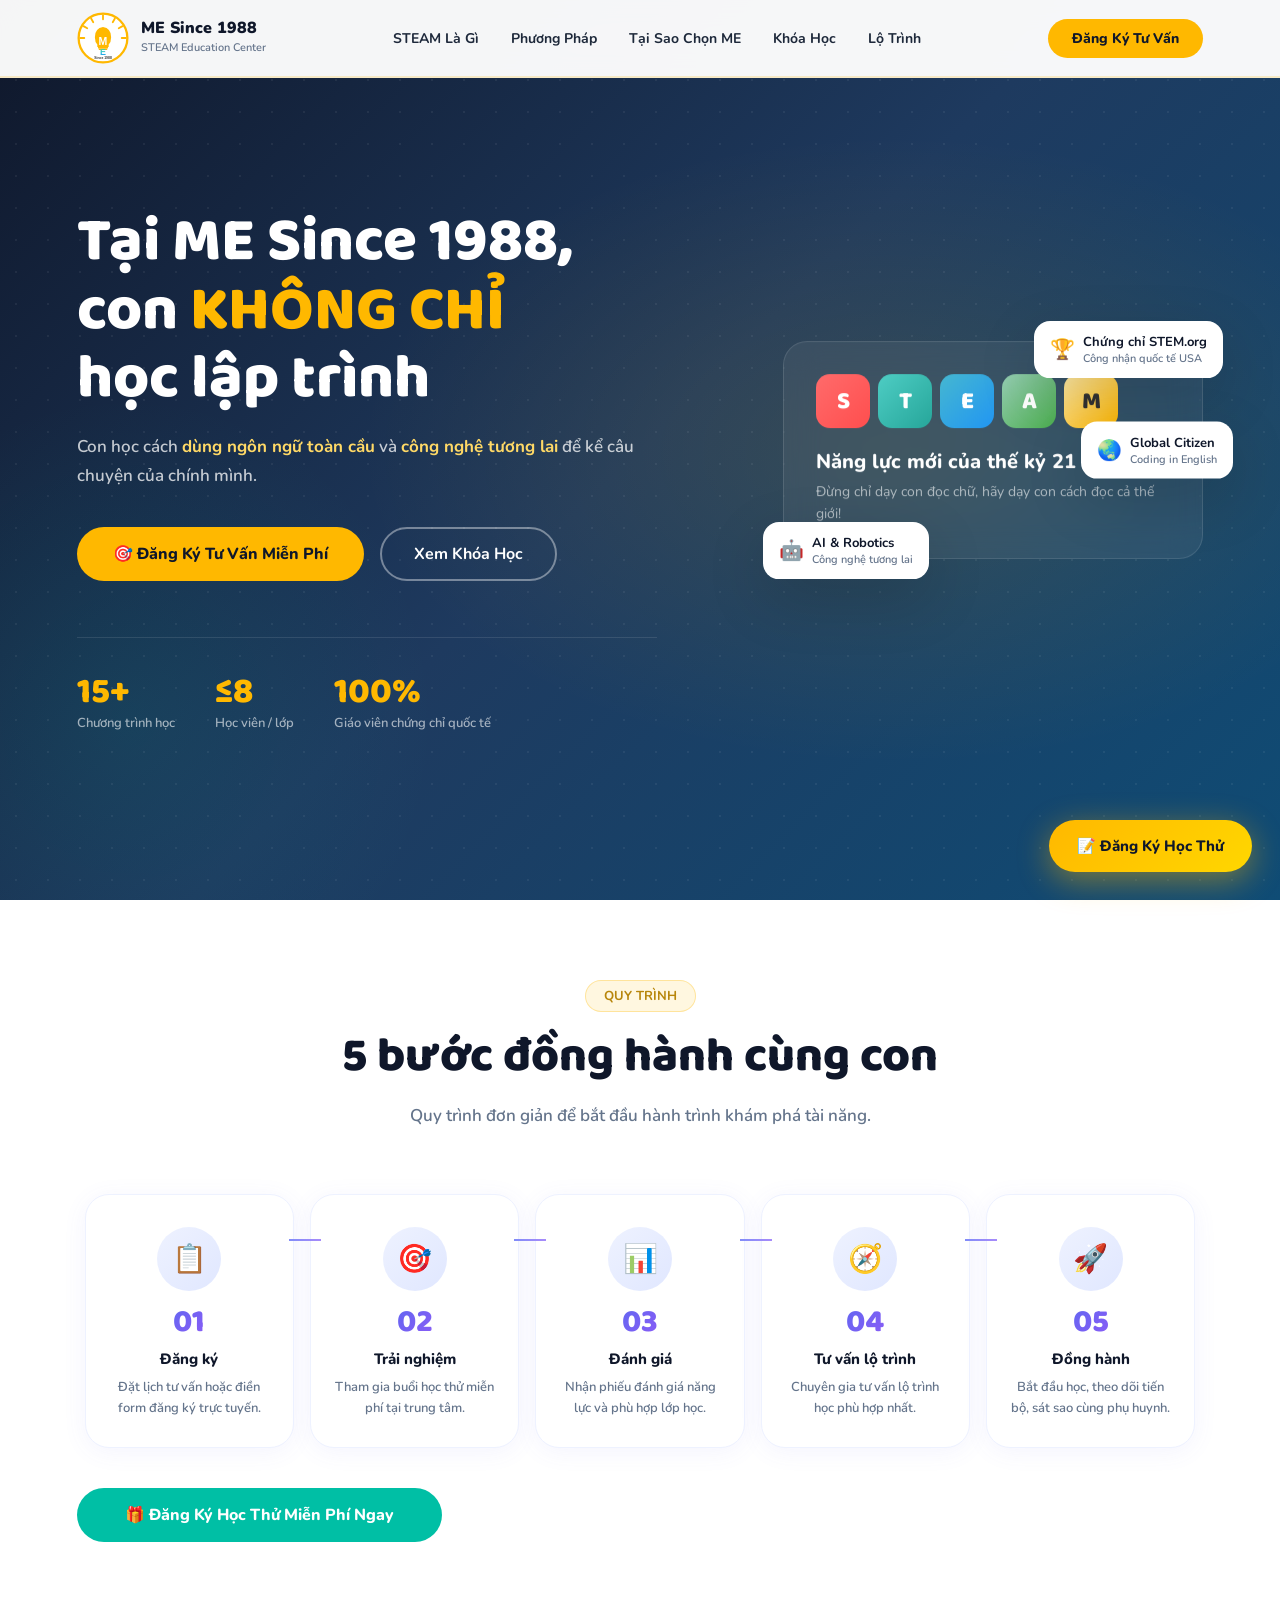
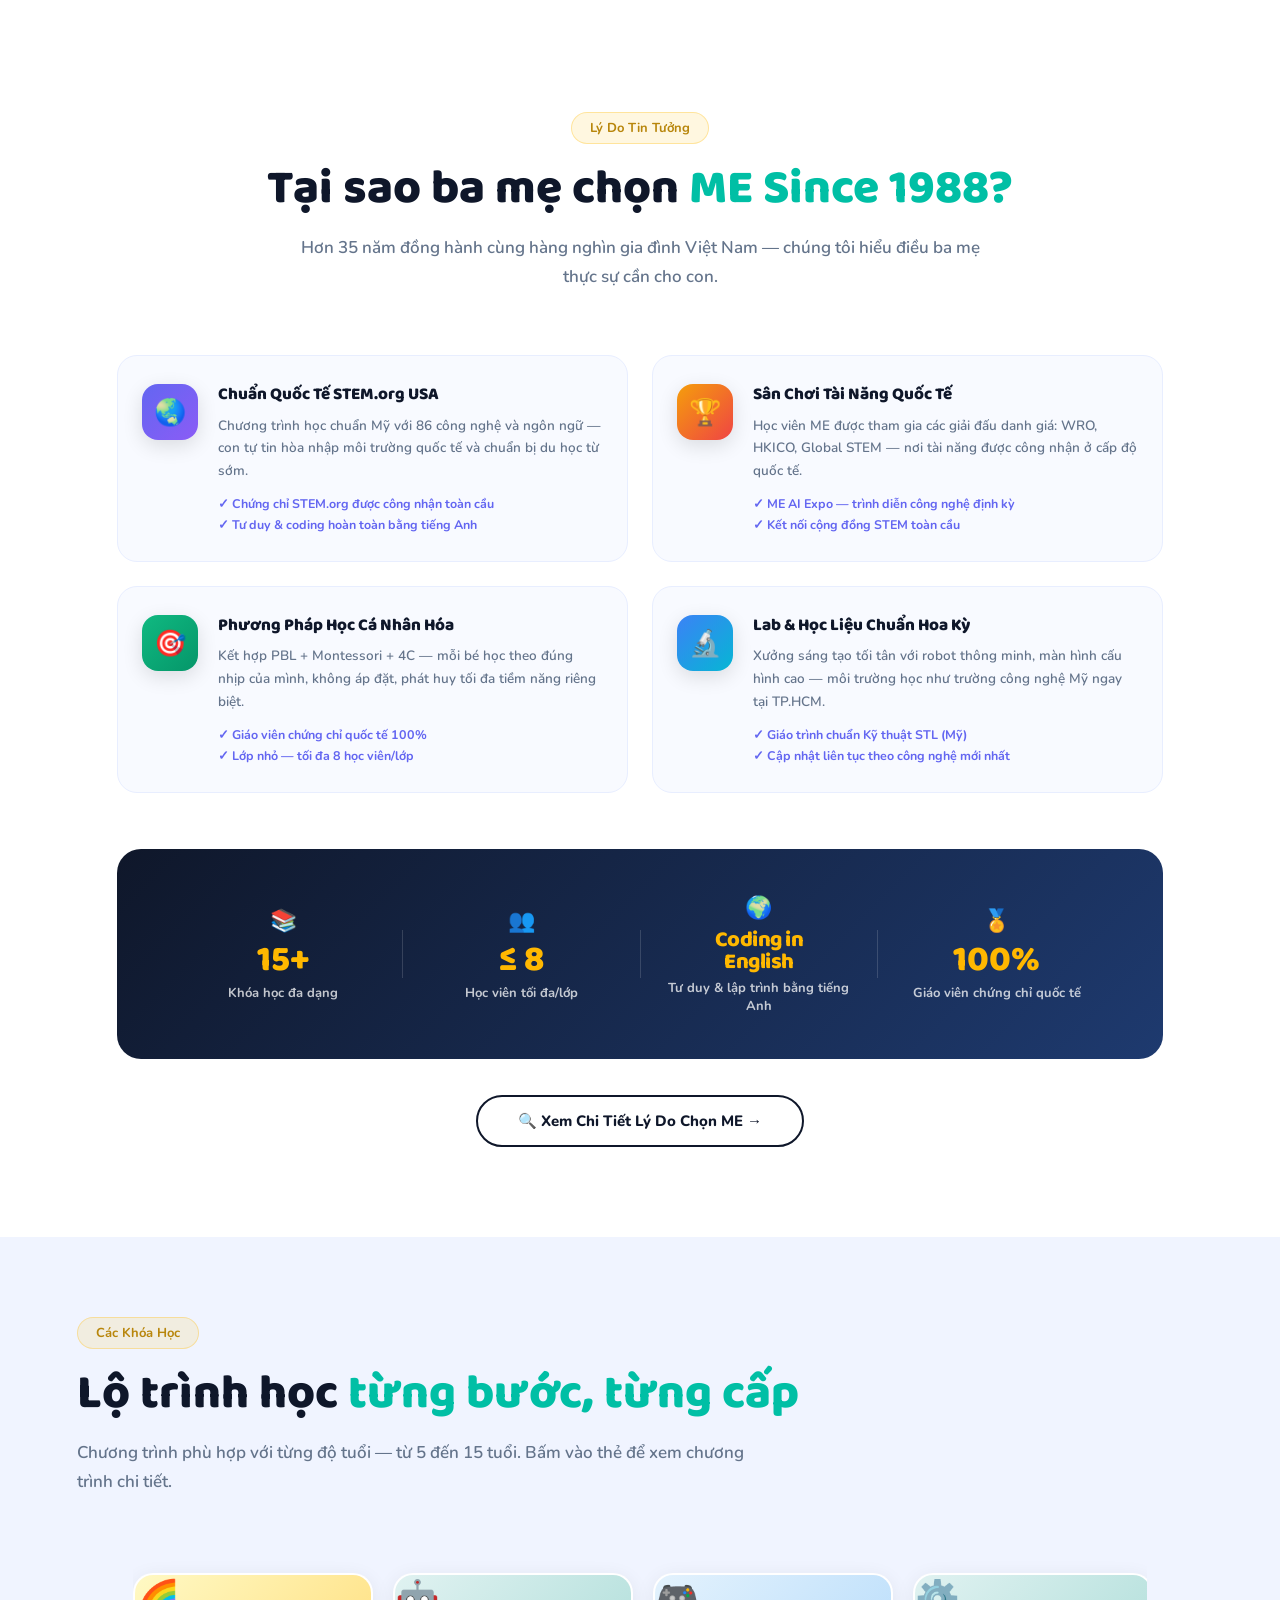
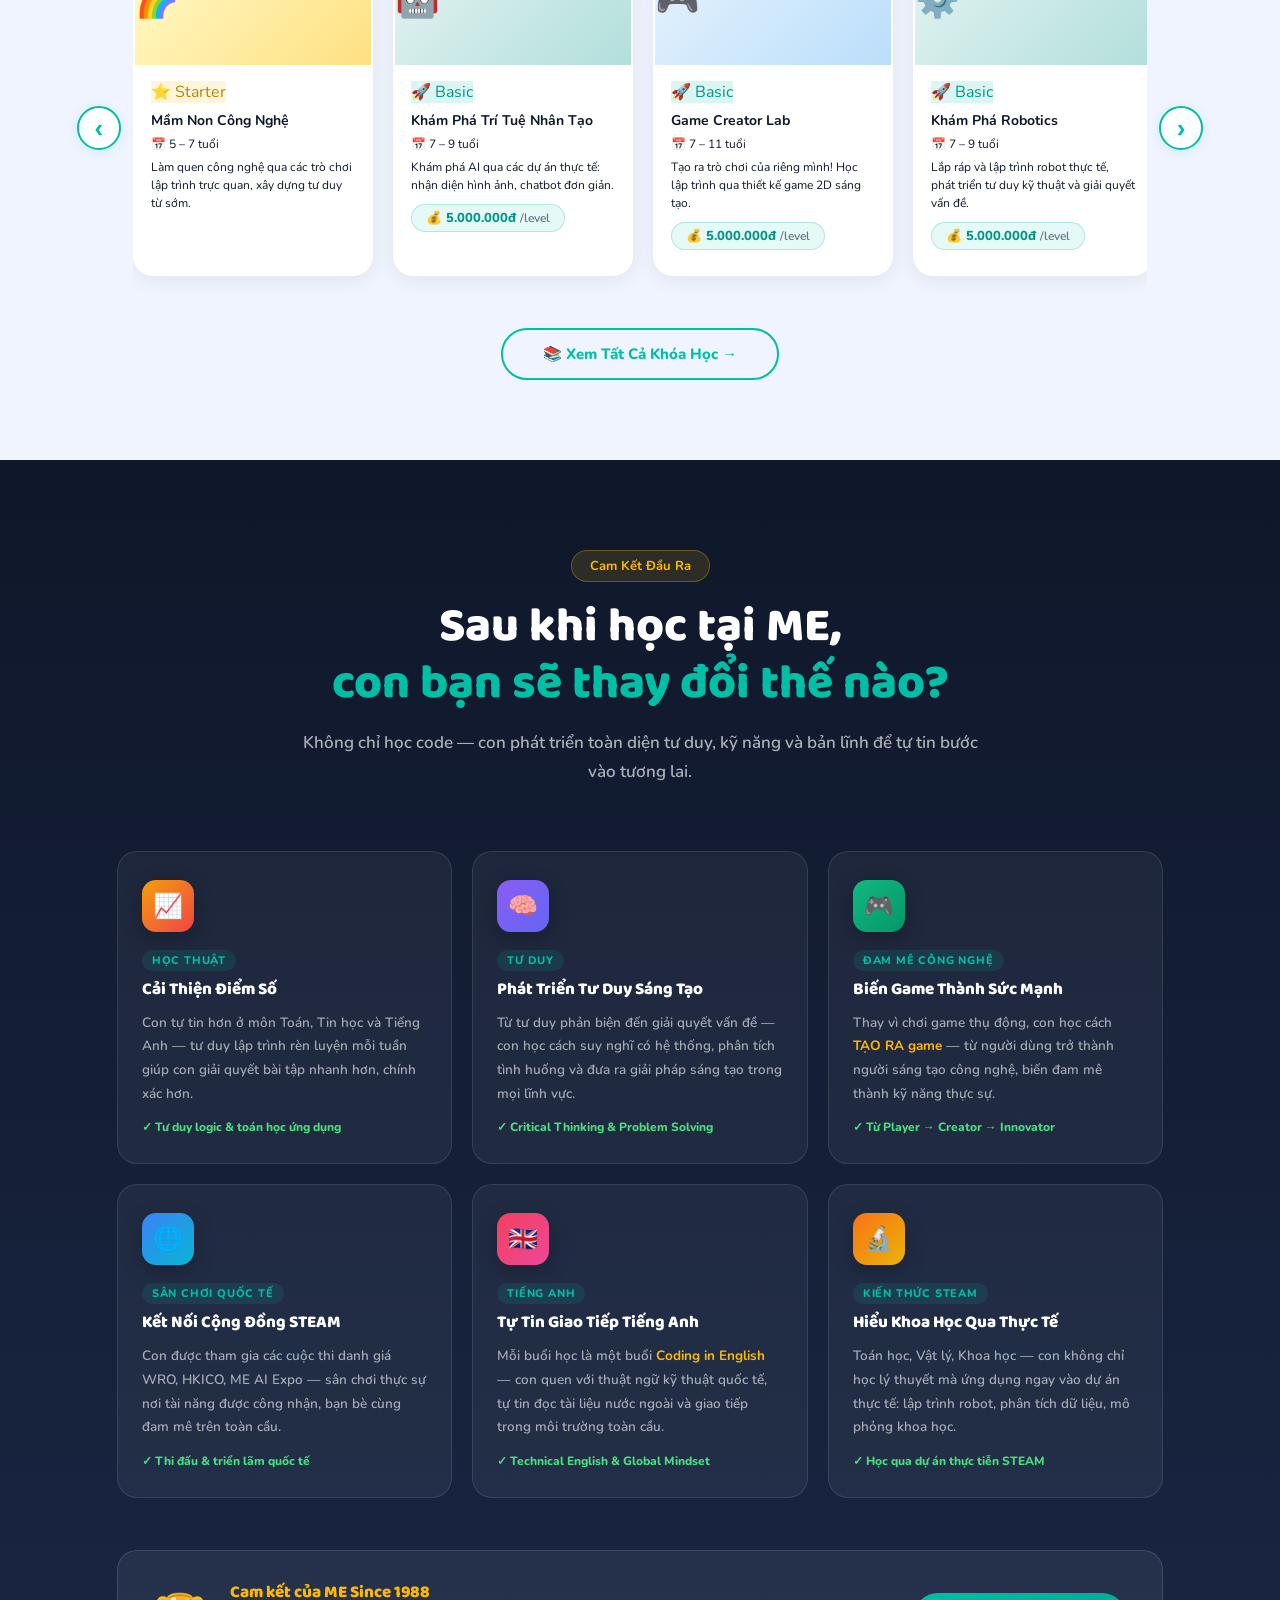
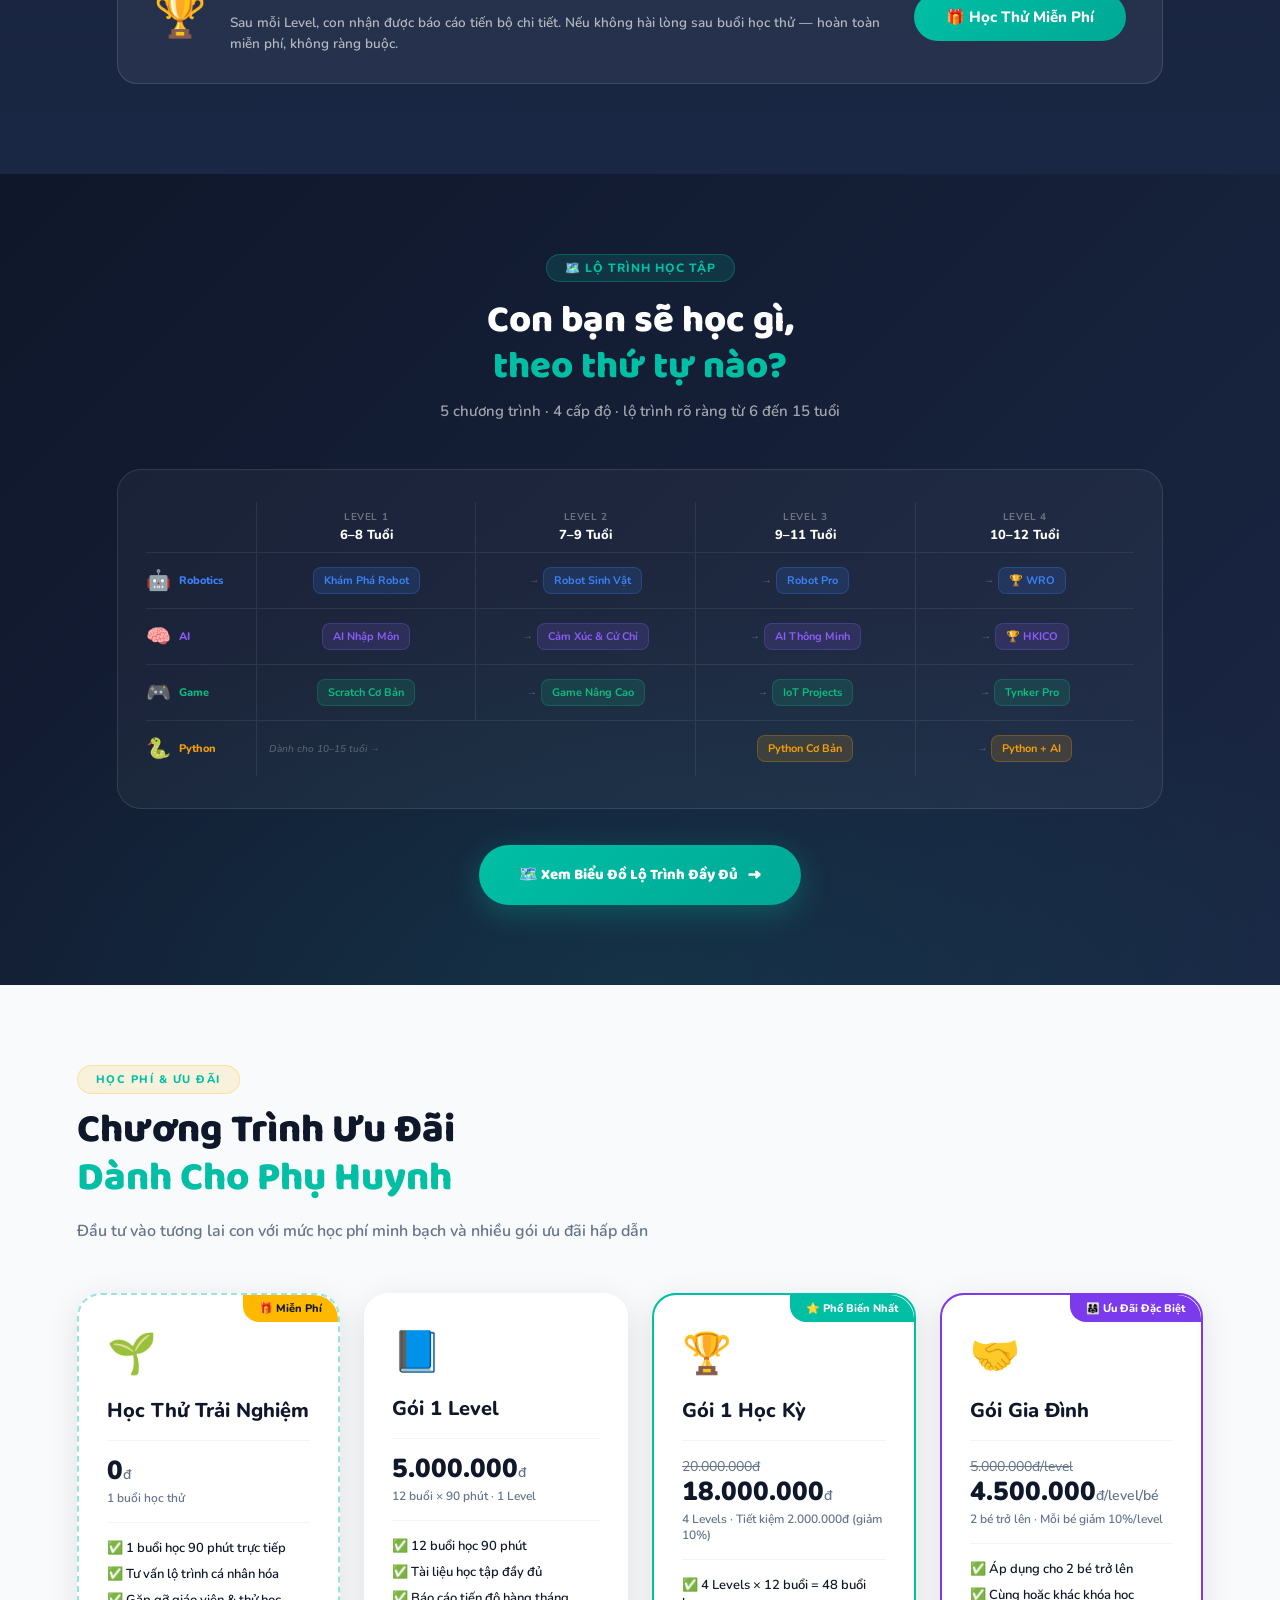
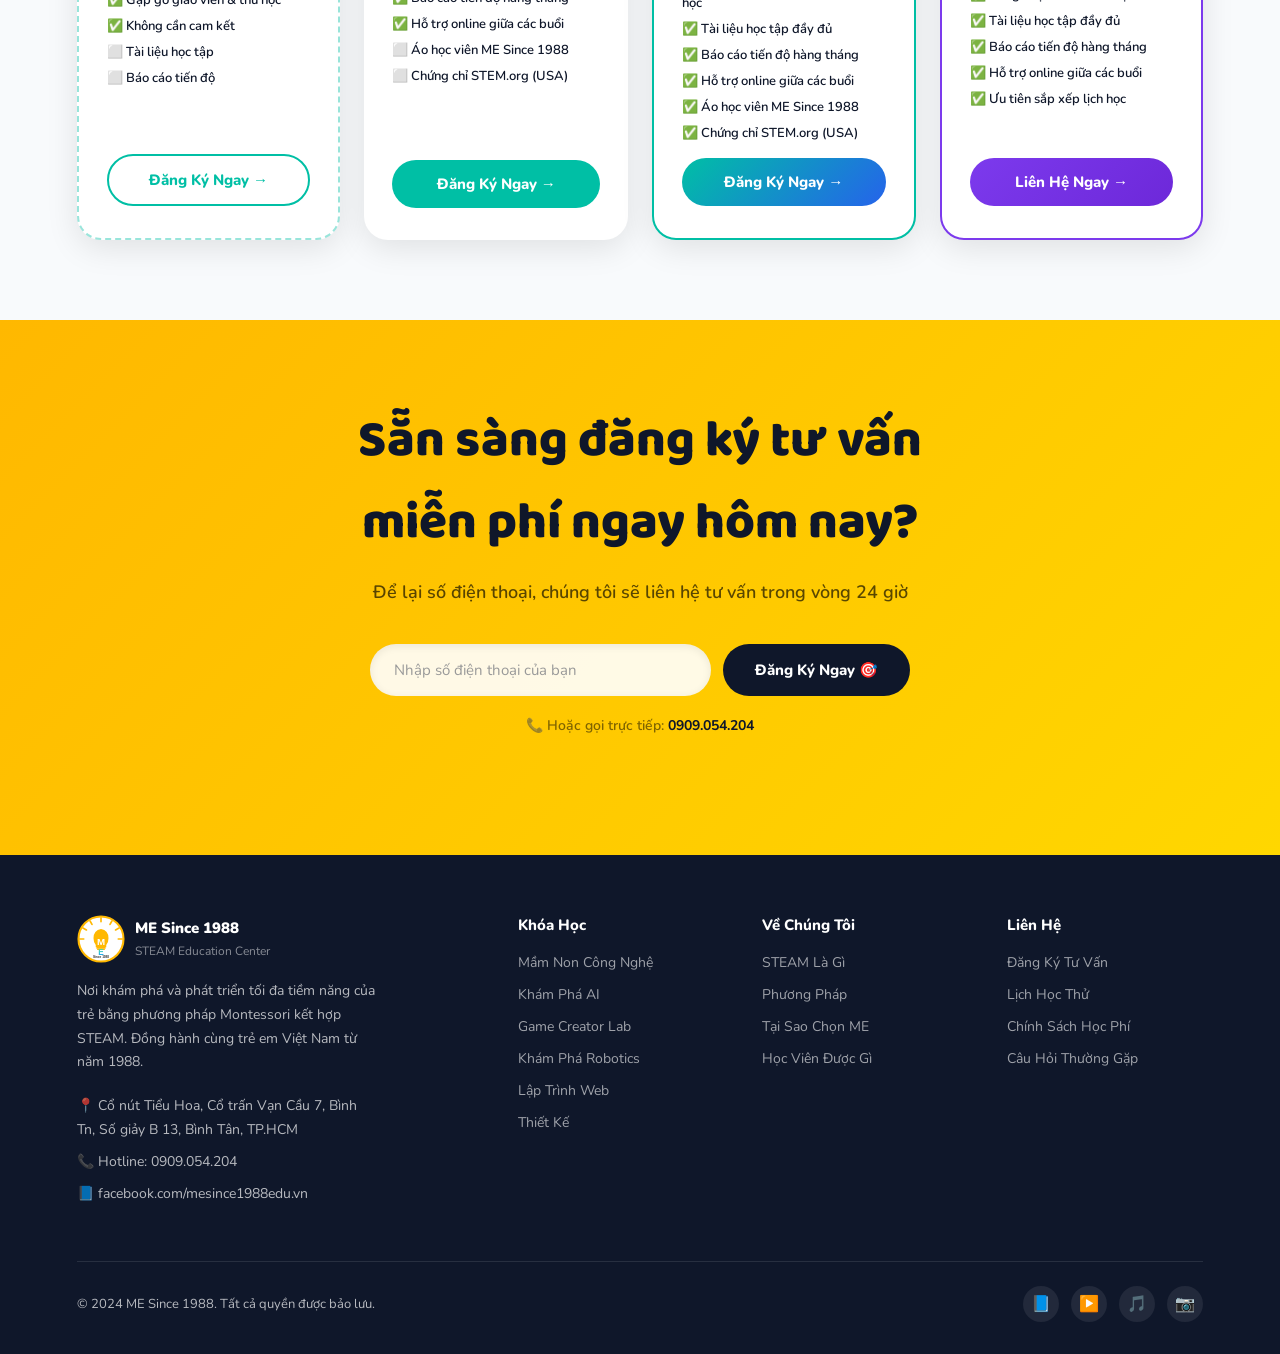
<file: index.html>
﻿<!DOCTYPE html>
<html lang="vi">
<head>
  <meta charset="UTF-8" />
  <meta name="viewport" content="width=device-width, initial-scale=1.0" />
  <title>ME Since 1988 – STEAM Công Nghệ Cho Trẻ</title>
  <link rel="preconnect" href="https://fonts.googleapis.com" />
  <link href="https://fonts.googleapis.com/css2?family=Nunito:wght@400;600;700;800;900&family=Baloo+2:wght@700;800&display=swap" rel="stylesheet" />
  <link rel="stylesheet" href="css/style.css" />
</head>
<body>

<!-- ── NAV ── -->
<nav id="mainNav">
  <a href="#hero" class="nav-logo">
    <svg width="52" height="52" viewBox="0 0 640 640" xmlns="http://www.w3.org/2000/svg" style="flex-shrink:0;">
      <defs>
        <linearGradient id="eGrad" x1="0" y1="0" x2="0" y2="1">
          <stop offset="0%" stop-color="#7ED56F"/>
          <stop offset="50%" stop-color="#30C5D2"/>
          <stop offset="100%" stop-color="#1E90FF"/>
        </linearGradient>
      </defs>
      <!-- outer circle -->
      <circle cx="320" cy="320" r="300" fill="white" stroke="#FFB800" stroke-width="28"/>
      <!-- sun rays -->
      <g stroke="#FFB800" stroke-width="22" stroke-linecap="round">
        <line x1="320" y1="38" x2="320" y2="90"/>
        <line x1="466" y1="80" x2="440" y2="126"/>
        <line x1="560" y1="174" x2="514" y2="200"/>
        <line x1="602" y1="320" x2="550" y2="320"/>
        <line x1="174" y1="80" x2="200" y2="126"/>
        <line x1="80" y1="174" x2="126" y2="200"/>
        <line x1="38" y1="320" x2="90" y2="320"/>
      </g>
      <!-- bulb body -->
      <path d="M220 310 Q220 200 320 185 Q420 200 420 310 Q420 370 390 400 L390 430 L250 430 L250 400 Q220 370 220 310Z" fill="#FFB800"/>
      <!-- bulb base -->
      <rect x="258" y="428" width="124" height="22" rx="8" fill="#FFB800"/>
      <rect x="268" y="450" width="104" height="18" rx="8" fill="#FFB800"/>
      <!-- M letter -->
      <text x="320" y="400" text-anchor="middle" font-family="Arial Black,sans-serif" font-weight="900" font-size="130" fill="white">M</text>
      <!-- E letter gradient -->
      <text x="320" y="530" text-anchor="middle" font-family="Arial Black,sans-serif" font-weight="900" font-size="110" fill="url(#eGrad)">E</text>
      <!-- Since 1988 -->
      <text x="320" y="578" text-anchor="middle" font-family="Arial,sans-serif" font-weight="700" font-size="42" fill="#333">Since 1988</text>
    </svg>
    <div class="logo-text">
      <strong>ME Since 1988</strong>
      <span>STEAM Education Center</span>
    </div>
  </a>
  <ul class="nav-links">
    <li><a href="steam.html">STEAM Là Gì</a></li>
    <li><a href="phuong-phap.html">Phương Pháp</a></li>
    <li><a href="tai-sao.html">Tại Sao Chọn ME</a></li>
    <li><a href="khoa-hoc.html">Khóa Học</a></li>
    <li><a href="roadmap.html">Lộ Trình</a></li>
  </ul>
  <a href="#cta" class="nav-cta">Đăng Ký Tư Vấn</a>
  <div class="hamburger" id="hamburger">
    <span></span><span></span><span></span>
  </div>
</nav>

<!-- ── HERO ── -->
<section id="hero">
  <div class="hero-dots"></div>
  <div class="hero-content">
    <h1 class="hero-title">
      Tại ME Since 1988,<br>
      con <span class="highlight">KHÔNG CHỈ</span><br>
      học lập trình
    </h1>
    <p class="hero-sub">
      Con học cách <strong>dùng ngôn ngữ toàn cầu</strong> và
      <strong>công nghệ tương lai</strong> để kể câu chuyện
      của chính mình.
    </p>
    <div class="hero-actions">
      <a href="#cta" class="btn-primary">🎯 Đăng Ký Tư Vấn Miễn Phí</a>
      <a href="#courses" class="btn-outline">Xem Khóa Học</a>
    </div>
    <div class="hero-stats">
      <div class="stat-item">
        <div class="number">15+</div>
        <div class="label">Chương trình học</div>
      </div>
      <div class="stat-item">
        <div class="number">≤8</div>
        <div class="label">Học viên / lớp</div>
      </div>
      <div class="stat-item">
        <div class="number">100%</div>
        <div class="label">Giáo viên chứng chỉ quốc tế</div>
      </div>
    </div>
  </div>

  <div class="hero-visual">
    <div class="hero-card-wrap">
      <div class="hero-big-card">
        <div class="steam-letters">
          <div class="sl sl-s">S</div>
          <div class="sl sl-t">T</div>
          <div class="sl sl-e">E</div>
          <div class="sl sl-a">A</div>
          <div class="sl sl-m">M</div>
        </div>
        <h3>Năng lực mới của thế kỷ 21</h3>
        <p>Đừng chỉ dạy con đọc chữ, hãy dạy con cách đọc cả thế giới!</p>
      </div>
      <div class="floating-badge fb-1">
        <span class="fb-icon">🏆</span>
        <div class="fb-text">
          <div class="t1">Chứng chỉ STEM.org</div>
          <div class="t2">Công nhận quốc tế USA</div>
        </div>
      </div>
      <div class="floating-badge fb-2">
        <span class="fb-icon">🤖</span>
        <div class="fb-text">
          <div class="t1">AI & Robotics</div>
          <div class="t2">Công nghệ tương lai</div>
        </div>
      </div>
      <div class="floating-badge fb-3">
        <span class="fb-icon">🌏</span>
        <div class="fb-text">
          <div class="t1">Global Citizen</div>
          <div class="t2">Coding in English</div>
        </div>
      </div>
    </div>
  </div>
</section>



<!-- ── 5 BƯỚC ĐỒNG HÀNH ── -->
<section id="steps">
  <div class="section-header center fade-up">
    <span class="section-label">QUY TRÌNH</span>
    <h2 class="section-title">5 bước đồng hành cùng con</h2>
    <p class="section-desc">Quy trình đơn giản để bắt đầu hành trình khám phá tài năng.</p>
  </div>
  <div class="steps-grid fade-up">

    <div class="step-card">
      <div class="step-connector"></div>
      <div class="step-icon-wrap">📋</div>
      <div class="step-num">01</div>
      <h4 class="step-title">Đăng ký</h4>
      <p class="step-desc">Đặt lịch tư vấn hoặc điền form đăng ký trực tuyến.</p>
    </div>

    <div class="step-card">
      <div class="step-connector"></div>
      <div class="step-icon-wrap">🎯</div>
      <div class="step-num">02</div>
      <h4 class="step-title">Trải nghiệm</h4>
      <p class="step-desc">Tham gia buổi học thử miễn phí tại trung tâm.</p>
    </div>

    <div class="step-card">
      <div class="step-connector"></div>
      <div class="step-icon-wrap">📊</div>
      <div class="step-num">03</div>
      <h4 class="step-title">Đánh giá</h4>
      <p class="step-desc">Nhận phiếu đánh giá năng lực và phù hợp lớp học.</p>
    </div>

    <div class="step-card">
      <div class="step-connector"></div>
      <div class="step-icon-wrap">🧭</div>
      <div class="step-num">04</div>
      <h4 class="step-title">Tư vấn lộ trình</h4>
      <p class="step-desc">Chuyên gia tư vấn lộ trình học phù hợp nhất.</p>
    </div>

    <div class="step-card">
      <div class="step-icon-wrap">🚀</div>
      <div class="step-num">05</div>
      <h4 class="step-title">Đồng hành</h4>
      <p class="step-desc">Bắt đầu học, theo dõi tiến bộ, sát sao cùng phụ huynh.</p>
    </div>

  </div>
  <div style="text-align:center;margin-top:40px;" class="fade-up">
    <button class="pc-btn" style="width:auto;padding:16px 48px;font-size:16px;" onclick="openRegisterModal('trial')">
      🎁 Đăng Ký Học Thử Miễn Phí Ngay
    </button>
  </div>
</section>

<!-- ── TẠI SAO BA MẸ CHỌN ME ── -->
<section id="why-home">
  <div class="why-home-inner">
    <div class="section-header center fade-up">
      <span class="section-label">Lý Do Tin Tưởng</span>
      <h2 class="section-title">Tại sao ba mẹ chọn <span class="accent">ME Since 1988?</span></h2>
      <p class="section-desc">Hơn 35 năm đồng hành cùng hàng nghìn gia đình Việt Nam — chúng tôi hiểu điều ba mẹ thực sự cần cho con.</p>
    </div>

    <div class="why-home-grid fade-up">

      <div class="why-home-card">
        <div class="whc-icon-wrap" style="background:linear-gradient(135deg,#6366F1,#8B5CF6);">
          <span>🌏</span>
        </div>
        <div class="whc-content">
          <h3>Chuẩn Quốc Tế STEM.org USA</h3>
          <p>Chương trình học chuẩn Mỹ với 86 công nghệ và ngôn ngữ — con tự tin hòa nhập môi trường quốc tế và chuẩn bị du học từ sớm.</p>
          <ul class="whc-list">
            <li>✓ Chứng chỉ STEM.org được công nhận toàn cầu</li>
            <li>✓ Tư duy & coding hoàn toàn bằng tiếng Anh</li>
          </ul>
        </div>
      </div>

      <div class="why-home-card">
        <div class="whc-icon-wrap" style="background:linear-gradient(135deg,#F59E0B,#EF4444);">
          <span>🏆</span>
        </div>
        <div class="whc-content">
          <h3>Sân Chơi Tài Năng Quốc Tế</h3>
          <p>Học viên ME được tham gia các giải đấu danh giá: WRO, HKICO, Global STEM — nơi tài năng được công nhận ở cấp độ quốc tế.</p>
          <ul class="whc-list">
            <li>✓ ME AI Expo — trình diễn công nghệ định kỳ</li>
            <li>✓ Kết nối cộng đồng STEM toàn cầu</li>
          </ul>
        </div>
      </div>

      <div class="why-home-card">
        <div class="whc-icon-wrap" style="background:linear-gradient(135deg,#10B981,#059669);">
          <span>🎯</span>
        </div>
        <div class="whc-content">
          <h3>Phương Pháp Học Cá Nhân Hóa</h3>
          <p>Kết hợp PBL + Montessori + 4C — mỗi bé học theo đúng nhịp của mình, không áp đặt, phát huy tối đa tiềm năng riêng biệt.</p>
          <ul class="whc-list">
            <li>✓ Giáo viên chứng chỉ quốc tế 100%</li>
            <li>✓ Lớp nhỏ — tối đa 8 học viên/lớp</li>
          </ul>
        </div>
      </div>

      <div class="why-home-card">
        <div class="whc-icon-wrap" style="background:linear-gradient(135deg,#3B82F6,#06B6D4);">
          <span>🔬</span>
        </div>
        <div class="whc-content">
          <h3>Lab & Học Liệu Chuẩn Hoa Kỳ</h3>
          <p>Xưởng sáng tạo tối tân với robot thông minh, màn hình cấu hình cao — môi trường học như trường công nghệ Mỹ ngay tại TP.HCM.</p>
          <ul class="whc-list">
            <li>✓ Giáo trình chuẩn Kỹ thuật STL (Mỹ)</li>
            <li>✓ Cập nhật liên tục theo công nghệ mới nhất</li>
          </ul>
        </div>
      </div>

    </div>

    <div class="why-home-cta fade-up">
      <div class="why-stat-row">
        <div class="why-stat">
          <div class="why-stat-icon">📚</div>
          <div class="why-stat-num">15+</div>
          <div class="why-stat-label">Khóa học đa dạng</div>
        </div>
        <div class="why-stat-divider"></div>
        <div class="why-stat">
          <div class="why-stat-icon">👥</div>
          <div class="why-stat-num">≤ 8</div>
          <div class="why-stat-label">Học viên tối đa/lớp</div>
        </div>
        <div class="why-stat-divider"></div>
        <div class="why-stat">
          <div class="why-stat-icon">🌍</div>
          <div class="why-stat-num" style="font-size:22px;letter-spacing:-0.5px;">Coding in<br>English</div>
          <div class="why-stat-label">Tư duy & lập trình bằng tiếng Anh</div>
        </div>
        <div class="why-stat-divider"></div>
        <div class="why-stat">
          <div class="why-stat-icon">🏅</div>
          <div class="why-stat-num">100%</div>
          <div class="why-stat-label">Giáo viên chứng chỉ quốc tế</div>
        </div>
      </div>
      <a href="tai-sao.html" style="display:inline-block;margin-top:36px;padding:14px 40px;font-size:15px;font-weight:800;border-radius:50px;border:2px solid var(--navy);color:var(--navy);text-decoration:none;font-family:Nunito,sans-serif;transition:all .3s;" onmouseover="this.style.background='var(--navy)';this.style.color='#fff';" onmouseout="this.style.background='';this.style.color='var(--navy)';">
        🔍 Xem Chi Tiết Lý Do Chọn ME →
      </a>
    </div>

  </div>
</section>


<!-- ── KHÓA HỌC SLIDE ── -->
<section id="courses-home">
  <div class="courses-home-inner">
    <div class="section-header fade-up">
      <span class="section-label">Các Khóa Học</span>
      <h2 class="section-title">Lộ trình học <span class="accent">từng bước, từng cấp</span></h2>
      <p class="section-desc">Chương trình phù hợp với từng độ tuổi — từ 5 đến 15 tuổi. Bấm vào thẻ để xem chương trình chi tiết.</p>
    </div>
    <div class="carousel-wrap fade-up">
      <button class="carousel-btn" onclick="slideCarousel(-1)">&#8249;</button>
      <div class="carousel-track" id="coursesCarousel">

        <div class="carousel-card" onclick="window.location='khoa-hoc.html'">
          <div class="cc-top cc-yellow" style="height:90px;font-size:36px;">🌈</div>
          <div class="cc-body">
            <span class="cc-tag tag-starter">⭐ Starter</span>
            <h4>Mầm Non Công Nghệ</h4>
            <p class="cc-age">📅 5 – 7 tuổi</p>
            <p class="cc-desc">Làm quen công nghệ qua các trò chơi lập trình trực quan, xây dựng tư duy từ sớm.</p>
          </div>
        </div>

        <div class="carousel-card" onclick="openModal('ai1')">
          <div class="cc-top cc-teal" style="height:90px;font-size:36px;">🤖</div>
          <div class="cc-body">
            <span class="cc-tag tag-basic">🚀 Basic</span>
            <h4>Khám Phá Trí Tuệ Nhân Tạo</h4>
            <p class="cc-age">📅 7 – 9 tuổi</p>
            <p class="cc-desc">Khám phá AI qua các dự án thực tế: nhận diện hình ảnh, chatbot đơn giản.</p>
            <div class="cc-price">💰 5.000.000đ<span>/level</span></div>
          </div>
        </div>

        <div class="carousel-card" onclick="openModal('game')">
          <div class="cc-top cc-blue" style="height:90px;font-size:36px;">🎮</div>
          <div class="cc-body">
            <span class="cc-tag tag-basic">🚀 Basic</span>
            <h4>Game Creator Lab</h4>
            <p class="cc-age">📅 7 – 11 tuổi</p>
            <p class="cc-desc">Tạo ra trò chơi của riêng mình! Học lập trình qua thiết kế game 2D sáng tạo.</p>
            <div class="cc-price">💰 5.000.000đ<span>/level</span></div>
          </div>
        </div>

        <div class="carousel-card" onclick="openModal('robotics')">
          <div class="cc-top cc-teal" style="height:90px;font-size:36px;">⚙️</div>
          <div class="cc-body">
            <span class="cc-tag tag-basic">🚀 Basic</span>
            <h4>Khám Phá Robotics</h4>
            <p class="cc-age">📅 7 – 9 tuổi</p>
            <p class="cc-desc">Lắp ráp và lập trình robot thực tế, phát triển tư duy kỹ thuật và giải quyết vấn đề.</p>
            <div class="cc-price">💰 5.000.000đ<span>/level</span></div>
          </div>
        </div>

        <div class="carousel-card" onclick="openModal('nghethuatcn')">
          <div class="cc-top cc-purple" style="height:90px;font-size:36px;">✨</div>
          <div class="cc-body">
            <span class="cc-tag tag-basic">🚀 Basic</span>
            <h4>Sáng Tạo Số</h4>
            <p class="cc-age">📅 7 – 11 tuổi</p>
            <p class="cc-desc">Thiết kế mô hình 3D và dựng cảnh sáng tạo. Kết hợp nghệ thuật và công nghệ số.</p>
            <div class="cc-price">💰 5.000.000đ<span>/level</span></div>
          </div>
        </div>

        <div class="carousel-card" onclick="openModal('pythonai')">
          <div class="cc-top cc-green" style="height:90px;font-size:36px;">🧠</div>
          <div class="cc-body">
            <span class="cc-tag tag-advanced">🔥 Advanced</span>
            <h4>Khám Phá AI 2 – Python</h4>
            <p class="cc-age">📅 10 – 15 tuổi</p>
            <p class="cc-desc">Lập trình Python thực chiến, xây dựng ứng dụng GUI và game 2D với Pygame.</p>
            <div class="cc-price">💰 5.000.000đ<span>/level</span></div>
          </div>
        </div>

        <div class="carousel-card" onclick="window.location='khoa-hoc.html'">
          <div class="cc-top cc-blue" style="height:90px;font-size:36px;">🌐</div>
          <div class="cc-body">
            <span class="cc-tag tag-advanced">🔥 Advanced</span>
            <h4>Lập Trình Web</h4>
            <p class="cc-age">📅 10 – 15 tuổi</p>
            <p class="cc-desc">Xây dựng website từ đầu với HTML, CSS, JavaScript. Tạo sản phẩm web thực tế.</p>
          </div>
        </div>

        <div class="carousel-card" onclick="window.location='khoa-hoc.html'">
          <div class="cc-top cc-purple" style="height:90px;font-size:36px;">🎨</div>
          <div class="cc-body">
            <span class="cc-tag tag-advanced">🔥 Advanced</span>
            <h4>Thiết Kế UI/UX</h4>
            <p class="cc-age">📅 10 – 15 tuổi</p>
            <p class="cc-desc">UI/UX Design chuyên nghiệp, từ wireframe đến prototype — sản phẩm số đẹp và hữu dụng.</p>
          </div>
        </div>

        <div class="carousel-card" onclick="window.location='khoa-hoc.html'">
          <div class="cc-top cc-exam-red" style="height:90px;font-size:36px;">🤖</div>
          <div class="cc-body">
            <span class="cc-tag tag-exam">🏅 Luyện Thi</span>
            <h4>WRO – Robot Olympiad</h4>
            <p class="cc-age">📅 8 – 19 tuổi</p>
            <p class="cc-desc">Luyện thi Olympic Robot thế giới — WRO Regular, Open &amp; Future Innovators.</p>
          </div>
        </div>

        <div class="carousel-card" onclick="window.location='khoa-hoc.html'">
          <div class="cc-top cc-exam-purple" style="height:90px;font-size:36px;">📜</div>
          <div class="cc-body">
            <span class="cc-tag tag-exam">🏅 Luyện Thi</span>
            <h4>IC3 – Certiport</h4>
            <p class="cc-age">📅 10 tuổi trở lên</p>
            <p class="cc-desc">Chứng chỉ IC3 kỹ năng số được Certiport công nhận toàn cầu.</p>
          </div>
        </div>

        <div class="carousel-card" onclick="window.location='khoa-hoc.html'">
          <div class="cc-top cc-exam-blue" style="height:90px;font-size:36px;">🖥️</div>
          <div class="cc-body">
            <span class="cc-tag tag-exam">🏅 Luyện Thi</span>
            <h4>MOS – Microsoft Office</h4>
            <p class="cc-age">📅 12 tuổi trở lên</p>
            <p class="cc-desc">Chứng chỉ MOS Word, Excel, PowerPoint — Microsoft chính thức toàn cầu.</p>
          </div>
        </div>

      </div>
      <button class="carousel-btn" onclick="slideCarousel(1)">&#8250;</button>
    </div>
    <div style="text-align:center;margin-top:32px;" class="fade-up">
      <a href="khoa-hoc.html" class="cta-view-all">📚 Xem Tất Cả Khóa Học →</a>
    </div>
  </div>
</section>

<!-- ── CAM KẾT ĐẦU RA ── -->
<section id="commitment">
  <div class="commitment-inner">

    <div class="section-header center fade-up">
      <span class="section-label">Cam Kết Đầu Ra</span>
      <h2 class="section-title">Sau khi học tại ME,<br><span class="accent">con bạn sẽ thay đổi thế nào?</span></h2>
      <p class="section-desc">Không chỉ học code — con phát triển toàn diện tư duy, kỹ năng và bản lĩnh để tự tin bước vào tương lai.</p>
    </div>

    <div class="commit-grid fade-up">

      <div class="commit-card">
        <div class="commit-icon-wrap" style="background:linear-gradient(135deg,#F59E0B,#EF4444);">
          📈
        </div>
        <div class="commit-tag">Học Thuật</div>
        <h3>Cải Thiện Điểm Số</h3>
        <p>Con tự tin hơn ở môn Toán, Tin học và Tiếng Anh — tư duy lập trình rèn luyện mỗi tuần giúp con giải quyết bài tập nhanh hơn, chính xác hơn.</p>
        <div class="commit-check">✓ Tư duy logic & toán học ứng dụng</div>
      </div>

      <div class="commit-card">
        <div class="commit-icon-wrap" style="background:linear-gradient(135deg,#8B5CF6,#6366F1);">
          🧠
        </div>
        <div class="commit-tag">Tư Duy</div>
        <h3>Phát Triển Tư Duy Sáng Tạo</h3>
        <p>Từ tư duy phản biện đến giải quyết vấn đề — con học cách suy nghĩ có hệ thống, phân tích tình huống và đưa ra giải pháp sáng tạo trong mọi lĩnh vực.</p>
        <div class="commit-check">✓ Critical Thinking & Problem Solving</div>
      </div>

      <div class="commit-card">
        <div class="commit-icon-wrap" style="background:linear-gradient(135deg,#10B981,#059669);">
          🎮
        </div>
        <div class="commit-tag">Đam Mê Công Nghệ</div>
        <h3>Biến Game Thành Sức Mạnh</h3>
        <p>Thay vì chơi game thụ động, con học cách <strong>TẠO RA game</strong> — từ người dùng trở thành người sáng tạo công nghệ, biến đam mê thành kỹ năng thực sự.</p>
        <div class="commit-check">✓ Từ Player → Creator → Innovator</div>
      </div>

      <div class="commit-card">
        <div class="commit-icon-wrap" style="background:linear-gradient(135deg,#3B82F6,#06B6D4);">
          🌐
        </div>
        <div class="commit-tag">Sân Chơi Quốc Tế</div>
        <h3>Kết Nối Cộng Đồng STEAM</h3>
        <p>Con được tham gia các cuộc thi danh giá WRO, HKICO, ME AI Expo — sân chơi thực sự nơi tài năng được công nhận, bạn bè cùng đam mê trên toàn cầu.</p>
        <div class="commit-check">✓ Thi đấu & triển lãm quốc tế</div>
      </div>

      <div class="commit-card">
        <div class="commit-icon-wrap" style="background:linear-gradient(135deg,#F43F5E,#EC4899);">
          🇬🇧
        </div>
        <div class="commit-tag">Tiếng Anh</div>
        <h3>Tự Tin Giao Tiếp Tiếng Anh</h3>
        <p>Mỗi buổi học là một buổi <strong>Coding in English</strong> — con quen với thuật ngữ kỹ thuật quốc tế, tự tin đọc tài liệu nước ngoài và giao tiếp trong môi trường toàn cầu.</p>
        <div class="commit-check">✓ Technical English & Global Mindset</div>
      </div>

      <div class="commit-card">
        <div class="commit-icon-wrap" style="background:linear-gradient(135deg,#F97316,#EAB308);">
          🔬
        </div>
        <div class="commit-tag">Kiến Thức STEAM</div>
        <h3>Hiểu Khoa Học Qua Thực Tế</h3>
        <p>Toán học, Vật lý, Khoa học — con không chỉ học lý thuyết mà ứng dụng ngay vào dự án thực tế: lập trình robot, phân tích dữ liệu, mô phỏng khoa học.</p>
        <div class="commit-check">✓ Học qua dự án thực tiễn STEAM</div>
      </div>

    </div>

    <div class="commit-guarantee fade-up">
      <div class="cg-icon">🏆</div>
      <div class="cg-text">
        <strong>Cam kết của ME Since 1988</strong>
        <p>Sau mỗi Level, con nhận được báo cáo tiến bộ chi tiết. Nếu không hài lòng sau buổi học thử — hoàn toàn miễn phí, không ràng buộc.</p>
      </div>
      <button class="pc-btn" style="flex-shrink:0;width:auto;padding:14px 32px;" onclick="openRegisterModal('trial')">
        🎁 Học Thử Miễn Phí
      </button>
    </div>

  </div>
</section>


<!-- ── ROADMAP TEASER ── -->
<section id="roadmap-teaser" style="padding:80px 0;background:linear-gradient(135deg,#0F172A 0%,#1a2744 100%);overflow:hidden;position:relative;">
  <div style="position:absolute;inset:0;background:radial-gradient(ellipse 60% 50% at 50% 100%,rgba(0,191,165,.1),transparent);pointer-events:none;"></div>
  <div style="max-width:1200px;margin:0 auto;padding:0 6%;position:relative;">

    <div style="text-align:center;margin-bottom:48px;" class="fade-up">
      <span style="display:inline-block;background:rgba(0,191,165,.15);color:#00BFA5;font-size:12px;font-weight:800;letter-spacing:1px;text-transform:uppercase;padding:5px 18px;border-radius:30px;border:1px solid rgba(0,191,165,.3);margin-bottom:16px;">🗺️ Lộ Trình Học Tập</span>
      <h2 style="font-family:'Baloo 2',sans-serif;font-size:clamp(24px,3.5vw,38px);font-weight:900;color:#fff;margin-bottom:12px;line-height:1.2;">Con bạn sẽ học gì,<br><span style="color:#00BFA5;">theo thứ tự nào?</span></h2>
      <p style="font-size:15px;color:rgba(255,255,255,.6);font-weight:600;max-width:520px;margin:0 auto;">5 chương trình · 4 cấp độ · lộ trình rõ ràng từ 6 đến 15 tuổi</p>
    </div>

    <!-- Mini swimlane preview -->
    <div class="fade-up" style="background:rgba(255,255,255,.04);border:1px solid rgba(255,255,255,.1);border-radius:24px;padding:32px 28px;margin-bottom:36px;overflow-x:auto;">
      <div style="display:grid;grid-template-columns:110px repeat(4,1fr);gap:0;min-width:680px;">

        <!-- Header -->
        <div></div>
        <div style="text-align:center;padding:8px 4px;border-left:1px solid rgba(255,255,255,.08);">
          <div style="font-size:10px;font-weight:700;color:rgba(255,255,255,.35);text-transform:uppercase;letter-spacing:.6px;">Level 1</div>
          <div style="font-size:13px;font-weight:800;color:#fff;margin-top:2px;">6–8 Tuổi</div>
        </div>
        <div style="text-align:center;padding:8px 4px;border-left:1px solid rgba(255,255,255,.08);">
          <div style="font-size:10px;font-weight:700;color:rgba(255,255,255,.35);text-transform:uppercase;letter-spacing:.6px;">Level 2</div>
          <div style="font-size:13px;font-weight:800;color:#fff;margin-top:2px;">7–9 Tuổi</div>
        </div>
        <div style="text-align:center;padding:8px 4px;border-left:1px solid rgba(255,255,255,.08);">
          <div style="font-size:10px;font-weight:700;color:rgba(255,255,255,.35);text-transform:uppercase;letter-spacing:.6px;">Level 3</div>
          <div style="font-size:13px;font-weight:800;color:#fff;margin-top:2px;">9–11 Tuổi</div>
        </div>
        <div style="text-align:center;padding:8px 4px;border-left:1px solid rgba(255,255,255,.08);">
          <div style="font-size:10px;font-weight:700;color:rgba(255,255,255,.35);text-transform:uppercase;letter-spacing:.6px;">Level 4</div>
          <div style="font-size:13px;font-weight:800;color:#fff;margin-top:2px;">10–12 Tuổi</div>
        </div>

        <!-- Robotics row -->
        <div style="display:flex;align-items:center;gap:8px;padding:14px 10px 14px 0;border-top:1px solid rgba(255,255,255,.07);">
          <span style="font-size:20px;">🤖</span>
          <span style="font-size:11px;font-weight:800;color:#3B82F6;">Robotics</span>
        </div>
        <div style="display:flex;align-items:center;justify-content:center;padding:10px 6px;border-top:1px solid rgba(255,255,255,.07);border-left:1px solid rgba(255,255,255,.08);">
          <span style="background:rgba(59,130,246,.15);color:#3B82F6;font-size:11px;font-weight:700;padding:5px 10px;border-radius:8px;border:1px solid rgba(59,130,246,.25);">Khám Phá Robot</span>
        </div>
        <div style="display:flex;align-items:center;justify-content:center;padding:10px 6px;border-top:1px solid rgba(255,255,255,.07);border-left:1px solid rgba(255,255,255,.08);">
          <span style="font-size:10px;color:rgba(255,255,255,.3);margin-right:4px;">→</span>
          <span style="background:rgba(59,130,246,.15);color:#3B82F6;font-size:11px;font-weight:700;padding:5px 10px;border-radius:8px;border:1px solid rgba(59,130,246,.25);">Robot Sinh Vật</span>
        </div>
        <div style="display:flex;align-items:center;justify-content:center;padding:10px 6px;border-top:1px solid rgba(255,255,255,.07);border-left:1px solid rgba(255,255,255,.08);">
          <span style="font-size:10px;color:rgba(255,255,255,.3);margin-right:4px;">→</span>
          <span style="background:rgba(59,130,246,.15);color:#3B82F6;font-size:11px;font-weight:700;padding:5px 10px;border-radius:8px;border:1px solid rgba(59,130,246,.25);">Robot Pro</span>
        </div>
        <div style="display:flex;align-items:center;justify-content:center;padding:10px 6px;border-top:1px solid rgba(255,255,255,.07);border-left:1px solid rgba(255,255,255,.08);">
          <span style="font-size:10px;color:rgba(255,255,255,.3);margin-right:4px;">→</span>
          <span style="background:rgba(59,130,246,.15);color:#3B82F6;font-size:11px;font-weight:700;padding:5px 10px;border-radius:8px;border:1px solid rgba(59,130,246,.25);">🏆 WRO</span>
        </div>

        <!-- AI row -->
        <div style="display:flex;align-items:center;gap:8px;padding:14px 10px 14px 0;border-top:1px solid rgba(255,255,255,.07);">
          <span style="font-size:20px;">🧠</span>
          <span style="font-size:11px;font-weight:800;color:#8B5CF6;">AI</span>
        </div>
        <div style="display:flex;align-items:center;justify-content:center;padding:10px 6px;border-top:1px solid rgba(255,255,255,.07);border-left:1px solid rgba(255,255,255,.08);">
          <span style="background:rgba(139,92,246,.15);color:#8B5CF6;font-size:11px;font-weight:700;padding:5px 10px;border-radius:8px;border:1px solid rgba(139,92,246,.25);">AI Nhập Môn</span>
        </div>
        <div style="display:flex;align-items:center;justify-content:center;padding:10px 6px;border-top:1px solid rgba(255,255,255,.07);border-left:1px solid rgba(255,255,255,.08);">
          <span style="font-size:10px;color:rgba(255,255,255,.3);margin-right:4px;">→</span>
          <span style="background:rgba(139,92,246,.15);color:#8B5CF6;font-size:11px;font-weight:700;padding:5px 10px;border-radius:8px;border:1px solid rgba(139,92,246,.25);">Cảm Xúc & Cử Chỉ</span>
        </div>
        <div style="display:flex;align-items:center;justify-content:center;padding:10px 6px;border-top:1px solid rgba(255,255,255,.07);border-left:1px solid rgba(255,255,255,.08);">
          <span style="font-size:10px;color:rgba(255,255,255,.3);margin-right:4px;">→</span>
          <span style="background:rgba(139,92,246,.15);color:#8B5CF6;font-size:11px;font-weight:700;padding:5px 10px;border-radius:8px;border:1px solid rgba(139,92,246,.25);">AI Thông Minh</span>
        </div>
        <div style="display:flex;align-items:center;justify-content:center;padding:10px 6px;border-top:1px solid rgba(255,255,255,.07);border-left:1px solid rgba(255,255,255,.08);">
          <span style="font-size:10px;color:rgba(255,255,255,.3);margin-right:4px;">→</span>
          <span style="background:rgba(139,92,246,.15);color:#8B5CF6;font-size:11px;font-weight:700;padding:5px 10px;border-radius:8px;border:1px solid rgba(139,92,246,.25);">🏆 HKICO</span>
        </div>

        <!-- Game row -->
        <div style="display:flex;align-items:center;gap:8px;padding:14px 10px 14px 0;border-top:1px solid rgba(255,255,255,.07);">
          <span style="font-size:20px;">🎮</span>
          <span style="font-size:11px;font-weight:800;color:#10B981;">Game</span>
        </div>
        <div style="display:flex;align-items:center;justify-content:center;padding:10px 6px;border-top:1px solid rgba(255,255,255,.07);border-left:1px solid rgba(255,255,255,.08);">
          <span style="background:rgba(16,185,129,.15);color:#10B981;font-size:11px;font-weight:700;padding:5px 10px;border-radius:8px;border:1px solid rgba(16,185,129,.25);">Scratch Cơ Bản</span>
        </div>
        <div style="display:flex;align-items:center;justify-content:center;padding:10px 6px;border-top:1px solid rgba(255,255,255,.07);border-left:1px solid rgba(255,255,255,.08);">
          <span style="font-size:10px;color:rgba(255,255,255,.3);margin-right:4px;">→</span>
          <span style="background:rgba(16,185,129,.15);color:#10B981;font-size:11px;font-weight:700;padding:5px 10px;border-radius:8px;border:1px solid rgba(16,185,129,.25);">Game Nâng Cao</span>
        </div>
        <div style="display:flex;align-items:center;justify-content:center;padding:10px 6px;border-top:1px solid rgba(255,255,255,.07);border-left:1px solid rgba(255,255,255,.08);">
          <span style="font-size:10px;color:rgba(255,255,255,.3);margin-right:4px;">→</span>
          <span style="background:rgba(16,185,129,.15);color:#10B981;font-size:11px;font-weight:700;padding:5px 10px;border-radius:8px;border:1px solid rgba(16,185,129,.25);">IoT Projects</span>
        </div>
        <div style="display:flex;align-items:center;justify-content:center;padding:10px 6px;border-top:1px solid rgba(255,255,255,.07);border-left:1px solid rgba(255,255,255,.08);">
          <span style="font-size:10px;color:rgba(255,255,255,.3);margin-right:4px;">→</span>
          <span style="background:rgba(16,185,129,.15);color:#10B981;font-size:11px;font-weight:700;padding:5px 10px;border-radius:8px;border:1px solid rgba(16,185,129,.25);">Tynker Pro</span>
        </div>

        <!-- Python mini -->
        <div style="display:flex;align-items:center;gap:8px;padding:14px 10px 14px 0;border-top:1px solid rgba(255,255,255,.07);">
          <span style="font-size:20px;">🐍</span>
          <span style="font-size:11px;font-weight:800;color:#F59E0B;">Python</span>
        </div>
        <div colspan="2" style="grid-column:span 2;display:flex;align-items:center;padding:10px 12px;border-top:1px solid rgba(255,255,255,.07);border-left:1px solid rgba(255,255,255,.08);">
          <span style="font-size:10px;font-weight:600;color:rgba(255,255,255,.25);font-style:italic;">Dành cho 10–15 tuổi →</span>
        </div>
        <div style="display:flex;align-items:center;justify-content:center;padding:10px 6px;border-top:1px solid rgba(255,255,255,.07);border-left:1px solid rgba(255,255,255,.08);">
          <span style="background:rgba(245,158,11,.15);color:#F59E0B;font-size:11px;font-weight:700;padding:5px 10px;border-radius:8px;border:1px solid rgba(245,158,11,.25);">Python Cơ Bản</span>
        </div>
        <div style="display:flex;align-items:center;justify-content:center;padding:10px 6px;border-top:1px solid rgba(255,255,255,.07);border-left:1px solid rgba(255,255,255,.08);">
          <span style="font-size:10px;color:rgba(255,255,255,.3);margin-right:4px;">→</span>
          <span style="background:rgba(245,158,11,.15);color:#F59E0B;font-size:11px;font-weight:700;padding:5px 10px;border-radius:8px;border:1px solid rgba(245,158,11,.25);">Python + AI</span>
        </div>

      </div>
    </div>

    <div style="text-align:center;" class="fade-up">
      <a href="roadmap.html" style="display:inline-flex;align-items:center;gap:10px;background:linear-gradient(135deg,#00BFA5,#00a896);color:#fff;font-family:'Baloo 2',sans-serif;font-size:15px;font-weight:800;padding:16px 40px;border-radius:50px;text-decoration:none;box-shadow:0 8px 30px rgba(0,191,165,.3);transition:transform .25s,box-shadow .25s;" onmouseover="this.style.transform='translateY(-3px)';this.style.boxShadow='0 14px 40px rgba(0,191,165,.4)'" onmouseout="this.style.transform='none';this.style.boxShadow='0 8px 30px rgba(0,191,165,.3)'">
        🗺️ Xem Biểu Đồ Lộ Trình Đầy Đủ
        <span style="font-size:18px;">→</span>
      </a>
    </div>

  </div>
</section>

<!-- ── PRICING ── -->
<section id="pricing">
  <div class="section-inner fade-up">
    <div class="section-label">HỌC PHÍ &amp; ƯU ĐÃI</div>
    <h2 class="section-title">Chương Trình Ưu Đãi<br><span style="color:var(--teal)">Dành Cho Phụ Huynh</span></h2>
    <p class="section-desc">Đầu tư vào tương lai con với mức học phí minh bạch và nhiều gói ưu đãi hấp dẫn</p>
    <div class="pricing-grid">
      <div class="pricing-card pc-trial fade-up">
        <div class="pc-badge">🎁 Miễn Phí</div>
        <div class="pc-icon">🌱</div>
        <h3 class="pc-name">Học Thử Trải Nghiệm</h3>
        <div class="pc-price-wrap">
          <div class="pc-price">0<span>đ</span></div>
          <div class="pc-period">1 buổi học thử</div>
        </div>
        <ul class="pc-features">
          <li>✅ 1 buổi học 90 phút trực tiếp</li>
          <li>✅ Tư vấn lộ trình cá nhân hóa</li>
          <li>✅ Gặp gỡ giáo viên &amp; thử học</li>
          <li>✅ Không cần cam kết</li>
          <li>⬜ Tài liệu học tập</li>
          <li>⬜ Báo cáo tiến độ</li>
        </ul>
        <button class="pc-btn pc-btn-outline" onclick="openRegisterModal('trial')">Đăng Ký Ngay →</button>
      </div>
      <div class="pricing-card fade-up">
        <div class="pc-icon">📘</div>
        <h3 class="pc-name">Gói 1 Level</h3>
        <div class="pc-price-wrap">
          <div class="pc-price">5.000.000<span>đ</span></div>
          <div class="pc-period">12 buổi × 90 phút · 1 Level</div>
        </div>
        <ul class="pc-features">
          <li>✅ 12 buổi học 90 phút</li>
          <li>✅ Tài liệu học tập đầy đủ</li>
          <li>✅ Báo cáo tiến độ hàng tháng</li>
          <li>✅ Hỗ trợ online giữa các buổi</li>
          <li>⬜ Áo học viên ME Since 1988</li>
          <li>⬜ Chứng chỉ STEM.org (USA)</li>
        </ul>
        <button class="pc-btn" onclick="openRegisterModal('1lv')">Đăng Ký Ngay →</button>
      </div>
      <div class="pricing-card pc-best fade-up">
        <div class="pc-badge pc-badge-best">⭐ Phổ Biến Nhất</div>
        <div class="pc-icon">🏆</div>
        <h3 class="pc-name">Gói 1 Học Kỳ</h3>
        <div class="pc-price-wrap">
          <div class="pc-price-original">20.000.000đ</div>
          <div class="pc-price">18.000.000<span>đ</span></div>
          <div class="pc-period">4 Levels · Tiết kiệm 2.000.000đ (giảm 10%)</div>
        </div>
        <ul class="pc-features">
          <li>✅ 4 Levels × 12 buổi = 48 buổi học</li>
          <li>✅ Tài liệu học tập đầy đủ</li>
          <li>✅ Báo cáo tiến độ hàng tháng</li>
          <li>✅ Hỗ trợ online giữa các buổi</li>
          <li>✅ Áo học viên ME Since 1988</li>
          <li>✅ Chứng chỉ STEM.org (USA)</li>
        </ul>
        <button class="pc-btn pc-btn-best" onclick="openRegisterModal('1hk')">Đăng Ký Ngay →</button>
      </div>
      <div class="pricing-card pc-family fade-up">
        <div class="pc-badge pc-badge-family">👨‍👩‍👧 Ưu Đãi Đặc Biệt</div>
        <div class="pc-icon">🤝</div>
        <h3 class="pc-name">Gói Gia Đình</h3>
        <div class="pc-price-wrap">
          <div class="pc-price-original">5.000.000đ/level</div>
          <div class="pc-price">4.500.000<span>đ/level/bé</span></div>
          <div class="pc-period">2 bé trở lên · Mỗi bé giảm 10%/level</div>
        </div>
        <ul class="pc-features">
          <li>✅ Áp dụng cho 2 bé trở lên</li>
          <li>✅ Cùng hoặc khác khóa học</li>
          <li>✅ Tài liệu học tập đầy đủ</li>
          <li>✅ Báo cáo tiến độ hàng tháng</li>
          <li>✅ Hỗ trợ online giữa các buổi</li>
          <li>✅ Ưu tiên sắp xếp lịch học</li>
        </ul>
        <button class="pc-btn pc-btn-family" onclick="openRegisterModal('giadinh')">Liên Hệ Ngay →</button>
      </div>
    </div>
  </div>
</section>


<!-- ── CTA ── -->
<section id="cta">
  <h2>Sẵn sàng đăng ký tư vấn<br>miễn phí ngay hôm nay?</h2>
  <p>Để lại số điện thoại, chúng tôi sẽ liên hệ tư vấn trong vòng 24 giờ</p>
  <form class="cta-form" onsubmit="handleSubmit(event)">
    <input type="tel" placeholder="Nhập số điện thoại của bạn" id="phoneInput" />
    <button type="submit" class="btn-dark">Đăng Ký Ngay 🎯</button>
  </form>
  <p style="margin-top:20px;font-size:14px;color:rgba(0,0,0,0.5);">
    📞 Hoặc gọi trực tiếp: <strong style="color:var(--navy);">0909.054.204</strong>
  </p>
</section>

<!-- ── FOOTER ── -->
<footer>
  <div class="footer-grid">
    <div class="footer-brand">
      <div class="fb-logo">
        <svg width="48" height="48" viewBox="0 0 640 640" xmlns="http://www.w3.org/2000/svg" style="flex-shrink:0;">
          <defs>
            <linearGradient id="eGrad2" x1="0" y1="0" x2="0" y2="1">
              <stop offset="0%" stop-color="#7ED56F"/>
              <stop offset="50%" stop-color="#30C5D2"/>
              <stop offset="100%" stop-color="#1E90FF"/>
            </linearGradient>
          </defs>
          <circle cx="320" cy="320" r="300" fill="white" stroke="#FFB800" stroke-width="28"/>
          <g stroke="#FFB800" stroke-width="22" stroke-linecap="round">
            <line x1="320" y1="38" x2="320" y2="90"/>
            <line x1="466" y1="80" x2="440" y2="126"/>
            <line x1="560" y1="174" x2="514" y2="200"/>
            <line x1="602" y1="320" x2="550" y2="320"/>
            <line x1="174" y1="80" x2="200" y2="126"/>
            <line x1="80" y1="174" x2="126" y2="200"/>
            <line x1="38" y1="320" x2="90" y2="320"/>
          </g>
          <path d="M220 310 Q220 200 320 185 Q420 200 420 310 Q420 370 390 400 L390 430 L250 430 L250 400 Q220 370 220 310Z" fill="#FFB800"/>
          <rect x="258" y="428" width="124" height="22" rx="8" fill="#FFB800"/>
          <rect x="268" y="450" width="104" height="18" rx="8" fill="#FFB800"/>
          <text x="320" y="400" text-anchor="middle" font-family="Arial Black,sans-serif" font-weight="900" font-size="130" fill="white">M</text>
          <text x="320" y="530" text-anchor="middle" font-family="Arial Black,sans-serif" font-weight="900" font-size="110" fill="url(#eGrad2)">E</text>
          <text x="320" y="578" text-anchor="middle" font-family="Arial,sans-serif" font-weight="700" font-size="42" fill="#333">Since 1988</text>
        </svg>
        <div>
          <strong>ME Since 1988</strong><br>
          <span style="color:rgba(255,255,255,0.5);font-size:12px;">STEAM Education Center</span>
        </div>
      </div>
      <p>
        Nơi khám phá và phát triển tối đa tiềm năng của trẻ bằng phương pháp
        Montessori kết hợp STEAM. Đồng hành cùng trẻ em Việt Nam từ năm 1988.
      </p>
      <div class="contact-info">
        <p>📍 Cổ nút Tiểu Hoa, Cổ trấn Vạn Cầu 7, Bình Tn, Số giảy B 13, Bình Tân, TP.HCM</p>
        <p>📞 Hotline: 0909.054.204</p>
        <p>📘 facebook.com/mesince1988edu.vn</p>
      </div>
    </div>

    <div class="footer-col">
      <h4>Khóa Học</h4>
      <ul>
        <li><a href="khoa-hoc.html">Mầm Non Công Nghệ</a></li>
        <li><a href="khoa-hoc.html">Khám Phá AI</a></li>
        <li><a href="khoa-hoc.html">Game Creator Lab</a></li>
        <li><a href="khoa-hoc.html">Khám Phá Robotics</a></li>
        <li><a href="khoa-hoc.html">Lập Trình Web</a></li>
        <li><a href="khoa-hoc.html">Thiết Kế</a></li>
      </ul>
    </div>

    <div class="footer-col">
      <h4>Về Chúng Tôi</h4>
      <ul>
        <li><a href="steam.html">STEAM Là Gì</a></li>
        <li><a href="phuong-phap.html">Phương Pháp</a></li>
        <li><a href="tai-sao.html">Tại Sao Chọn ME</a></li>
        <li><a href="steam.html#outcomes">Học Viên Được Gì</a></li>
      </ul>
    </div>

    <div class="footer-col">
      <h4>Liên Hệ</h4>
      <ul>
        <li><a href="#cta">Đăng Ký Tư Vấn</a></li>
        <li><a href="#">Lịch Học Thử</a></li>
        <li><a href="#">Chính Sách Học Phí</a></li>
        <li><a href="#">Câu Hỏi Thường Gặp</a></li>
      </ul>
    </div>
  </div>

  <div class="footer-bottom">
    <p>© 2024 ME Since 1988. Tất cả quyền được bảo lưu.</p>
    <div class="social-links">
      <a href="#" class="social-link" title="Facebook">📘</a>
      <a href="#" class="social-link" title="YouTube">▶️</a>
      <a href="#" class="social-link" title="TikTok">🎵</a>
      <a href="#" class="social-link" title="Instagram">📷</a>
    </div>
  </div>
</footer>


<!-- ── MODAL ── -->
<div class="modal-overlay" id="courseModal" onclick="handleOverlayClick(event)">
  <div class="modal-box">
    <div class="modal-head">
      <div class="modal-head-info">
        <div class="mh-label" id="modalLabel">Chương Trình Học</div>
        <h2 id="modalTitle">—</h2>
        <div class="modal-meta" id="modalMeta"></div>
      </div>
      <button class="modal-close" onclick="closeModal()">✕</button>
    </div>
    <div class="modal-levels" id="modalLevels"></div>
    <div class="modal-body">
      <div class="lessons-grid" id="lessonsGrid"></div>
    </div>
  </div>
</div>

<!-- Lesson detail panel -->
<div class="lesson-panel-overlay" id="lessonPanel" onclick="handlePanelClick(event)">
  <div class="lesson-panel">
    <div class="lp-head">
      <div>
        <div class="lp-bai" id="lpBai"></div>
        <h3 class="lp-title" id="lpTitle"></h3>
        <span class="lesson-tool" id="lpTool"></span>
      </div>
      <button class="modal-close" onclick="closeLessonPanel()">✕</button>
    </div>
    <div class="lp-body">
      <div class="lp-img-wrap">
        <div id="lpImg"></div>
      </div>
      <div class="lp-desc">
        <div class="lp-block" id="lpKienThuc">
          <div class="lp-block-label">📚 Kiến thức</div>
          <p id="lpKienThucText"></p>
        </div>
        <div class="lp-block" id="lpDuAn">
          <div class="lp-block-label">🚀 Dự án</div>
          <p id="lpDuAnText"></p>
        </div>
      </div>
    </div>
  </div>
</div>


<script src="js/data.js"></script>
<script src="js/main.js"></script>
<script src="js/app.js"></script>

<!-- Floating register button -->
<button class="floating-reg-btn" onclick="openRegisterModal('trial')" title="Đăng ký học thử">
  📝 Đăng Ký Học Thử
</button>

<!-- ── REGISTER MODAL ── -->
<div class="reg-overlay" id="registerModal" onclick="handleRegOverlayClick(event)">
  <div class="reg-box">
    <div class="reg-head">
      <div>
        <div class="reg-label">ĐĂNG KÝ HỌC THỬ</div>
        <h2 class="reg-title">Để Lại Thông Tin<br><span>Chúng Tôi Sẽ Liên Hệ Bạn</span></h2>
      </div>
      <button class="modal-close" onclick="closeRegisterModal()">✕</button>
    </div>
    <form class="reg-form" id="registerForm" onsubmit="handleRegisterSubmit(event)">
      <div class="reg-row">
        <div class="reg-field">
          <label>Họ và tên phụ huynh <span class="req">*</span></label>
          <input type="text" name="name" id="regName" placeholder="Nguyễn Văn A" required />
        </div>
        <div class="reg-field">
          <label>Số điện thoại <span class="req">*</span></label>
          <input type="tel" name="phone" id="regPhone" placeholder="0909 054 204" required />
        </div>
      </div>
      <div class="reg-row">
        <div class="reg-field">
          <label>Email <span class="req">*</span></label>
          <input type="email" name="email" id="regEmail" placeholder="email@example.com" required />
        </div>
        <div class="reg-field">
          <label>Tuổi của bé <span class="req">*</span></label>
          <select name="age" id="regAge" required>
            <option value="">-- Chọn độ tuổi --</option>
            <option value="6 tuổi">6 tuổi</option>
            <option value="7 tuổi">7 tuổi</option>
            <option value="8 tuổi">8 tuổi</option>
            <option value="9 tuổi">9 tuổi</option>
            <option value="10 tuổi">10 tuổi</option>
            <option value="11 tuổi">11 tuổi</option>
            <option value="12 tuổi">12 tuổi</option>
            <option value="13 tuổi">13 tuổi</option>
            <option value="14 tuổi">14 tuổi</option>
            <option value="15 tuổi">15 tuổi</option>
          </select>
        </div>
      </div>
      <div class="reg-row">
        <div class="reg-field">
          <label>Khóa học quan tâm</label>
          <select name="course" id="regCourse">
            <option value="Chưa biết">Chưa biết / Cần tư vấn</option>
            <option value="Khám Phá Trí Tuệ Nhân Tạo">Khám Phá Trí Tuệ Nhân Tạo</option>
            <option value="Game Creator Lab">Game Creator Lab</option>
            <option value="Khám Phá Robotics">Khám Phá Robotics</option>
            <option value="Nghệ Thuật Công Nghệ">Nghệ Thuật Công Nghệ (Sáng Tạo Số)</option>
            <option value="Python & AI">Khám Phá Python & AI Cấp 2&3</option>
          </select>
        </div>
        <div class="reg-field">
          <label>Gói đăng ký quan tâm</label>
          <select name="package" id="regPackage">
            <option value="Học Thử Miễn Phí">🎁 Học Thử Miễn Phí</option>
            <option value="1 Level - 5.000.000đ">📘 1 Level - 5.000.000đ</option>
            <option value="1 Học Kỳ (4 Levels) - 18.000.000đ">🏆 1 Học Kỳ (4 Levels) - 18.000.000đ (giảm 10%)</option>
            <option value="Gói Gia Đình - 4.500.000đ/level/bé">👨‍👩‍👧 Gói Gia Đình - 4.500.000đ/level/bé (giảm 10%)</option>
          </select>
        </div>
      </div>
      <div class="reg-field">
        <label>Ghi chú thêm</label>
        <textarea name="message" id="regMessage" rows="3" placeholder="Thời gian có thể học, câu hỏi cần tư vấn..."></textarea>
      </div>
      <input type="hidden" name="_subject" value="🎯 Đăng ký học thử - ME Since 1988" />
      <input type="hidden" name="_captcha" value="false" />
      <div class="reg-submit-wrap">
        <button type="submit" class="reg-submit-btn" id="regSubmitBtn">
          <span id="regBtnText">Gửi Đăng Ký 🚀</span>
        </button>
        <p class="reg-note">Chúng tôi sẽ liên hệ bạn trong vòng <strong>24 giờ</strong> làm việc</p>
      </div>
    </form>
    <div class="reg-success" id="regSuccess" style="display:none;">
      <div class="reg-success-icon">🎉</div>
      <h3>Đăng Ký Thành Công!</h3>
      <p>Cảm ơn bạn đã tin tưởng ME Since 1988!<br>Chúng tôi sẽ liên hệ bạn trong vòng <strong>24 giờ</strong>.</p>
      <button class="pc-btn" onclick="closeRegisterModal()" style="margin-top:20px;">Đóng</button>
    </div>
  </div>
</div>
</body></html>
</file>
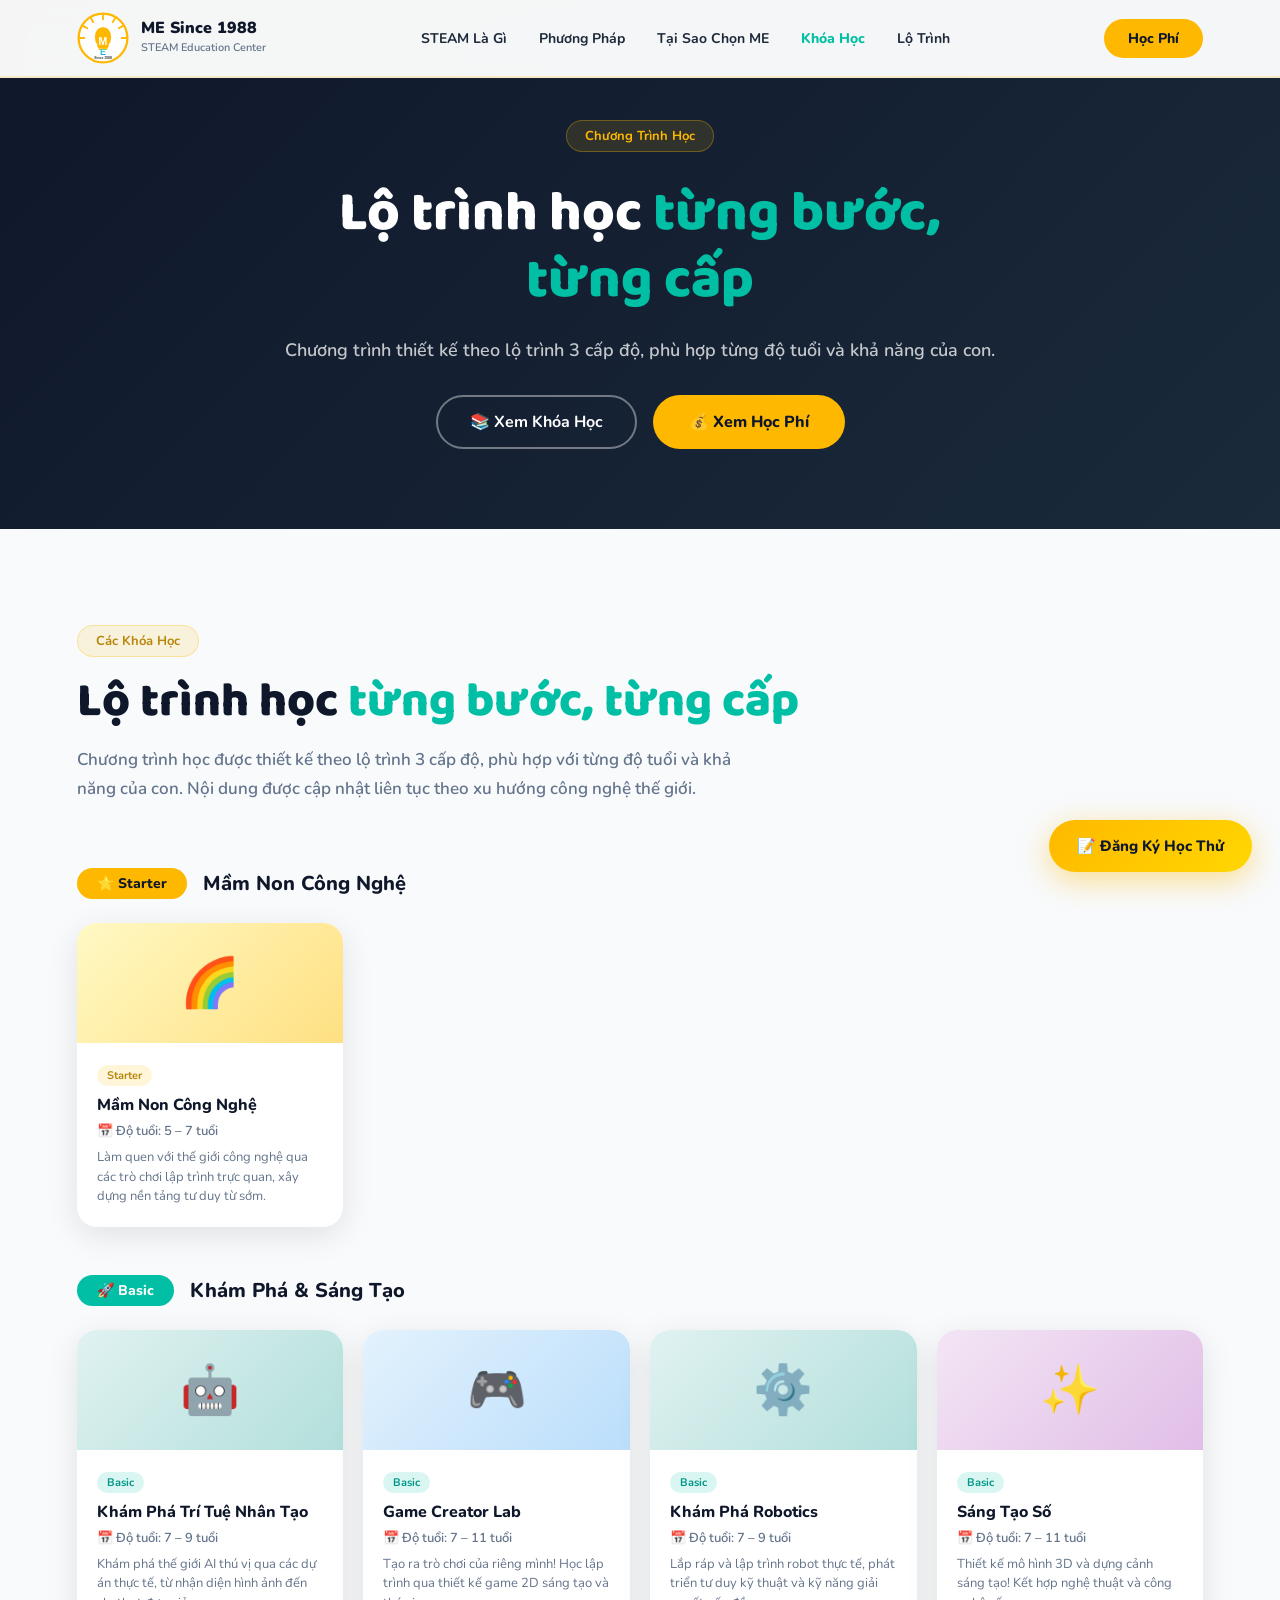
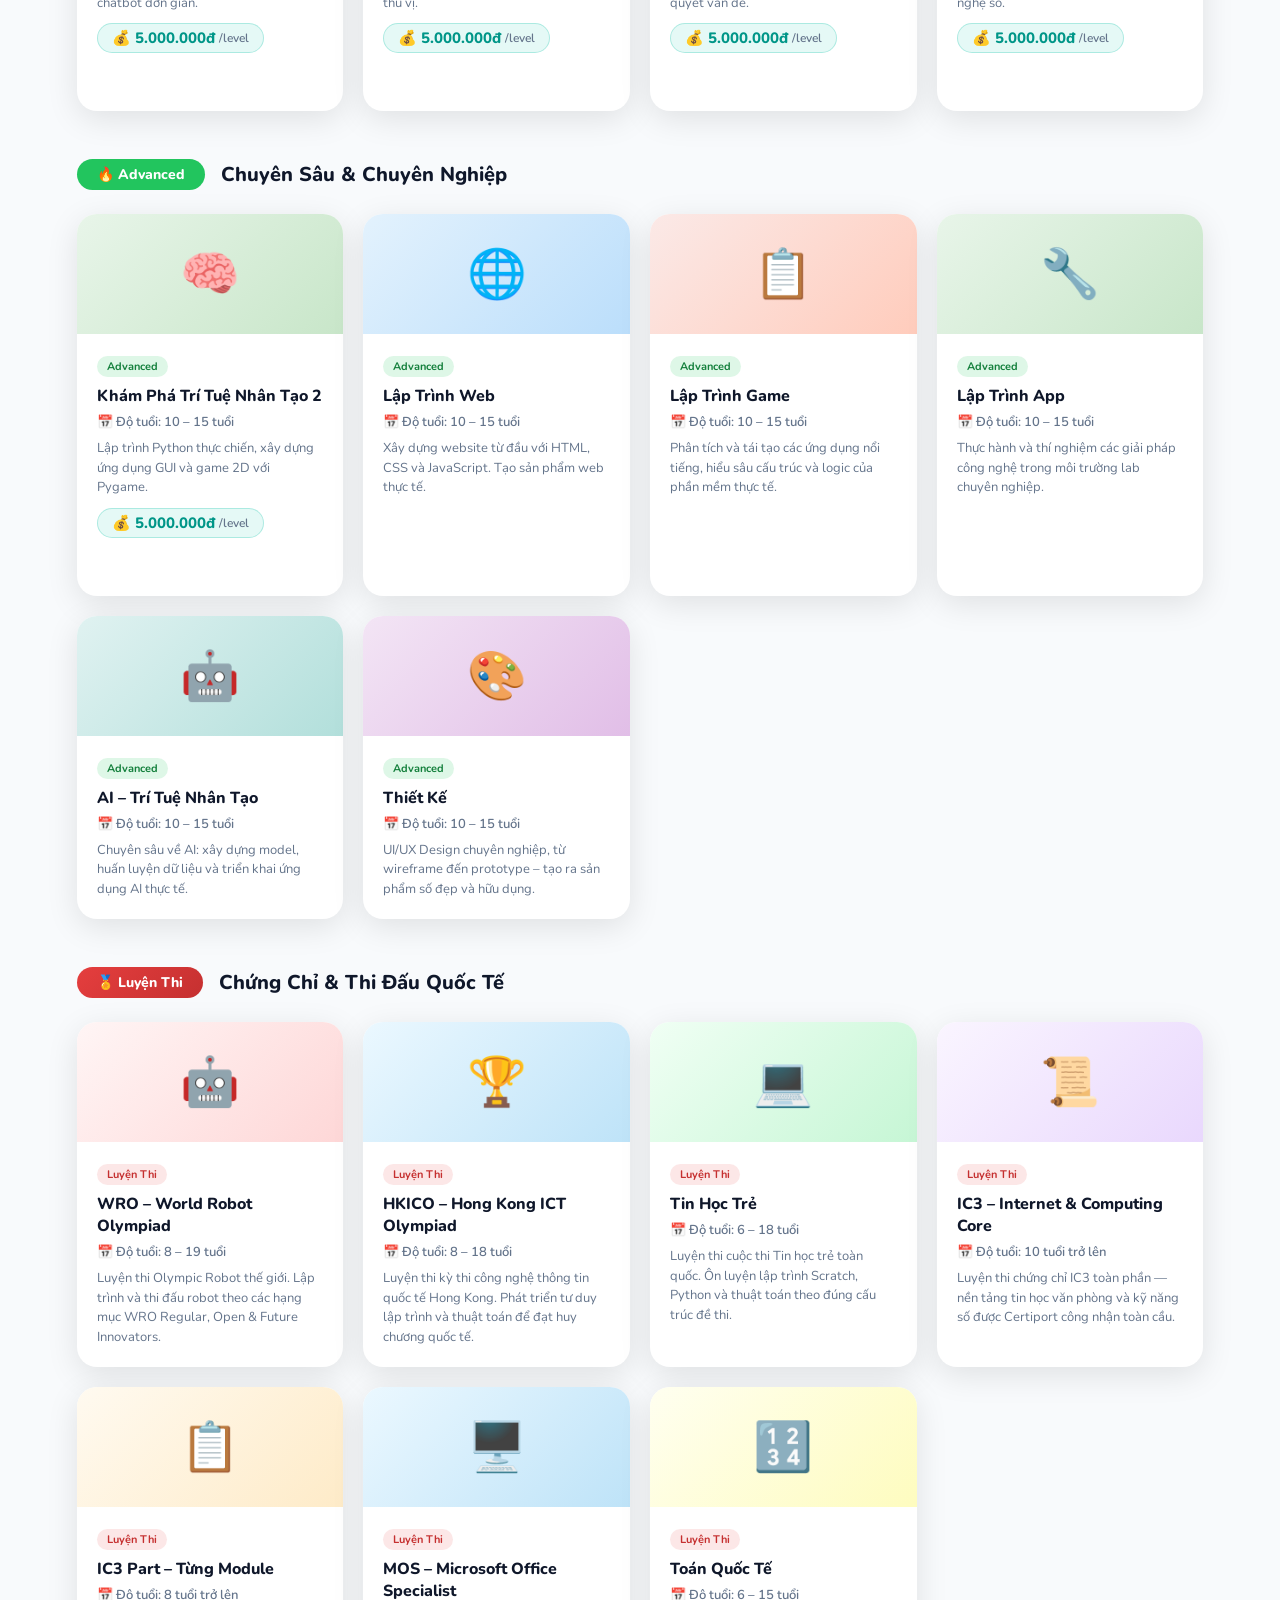
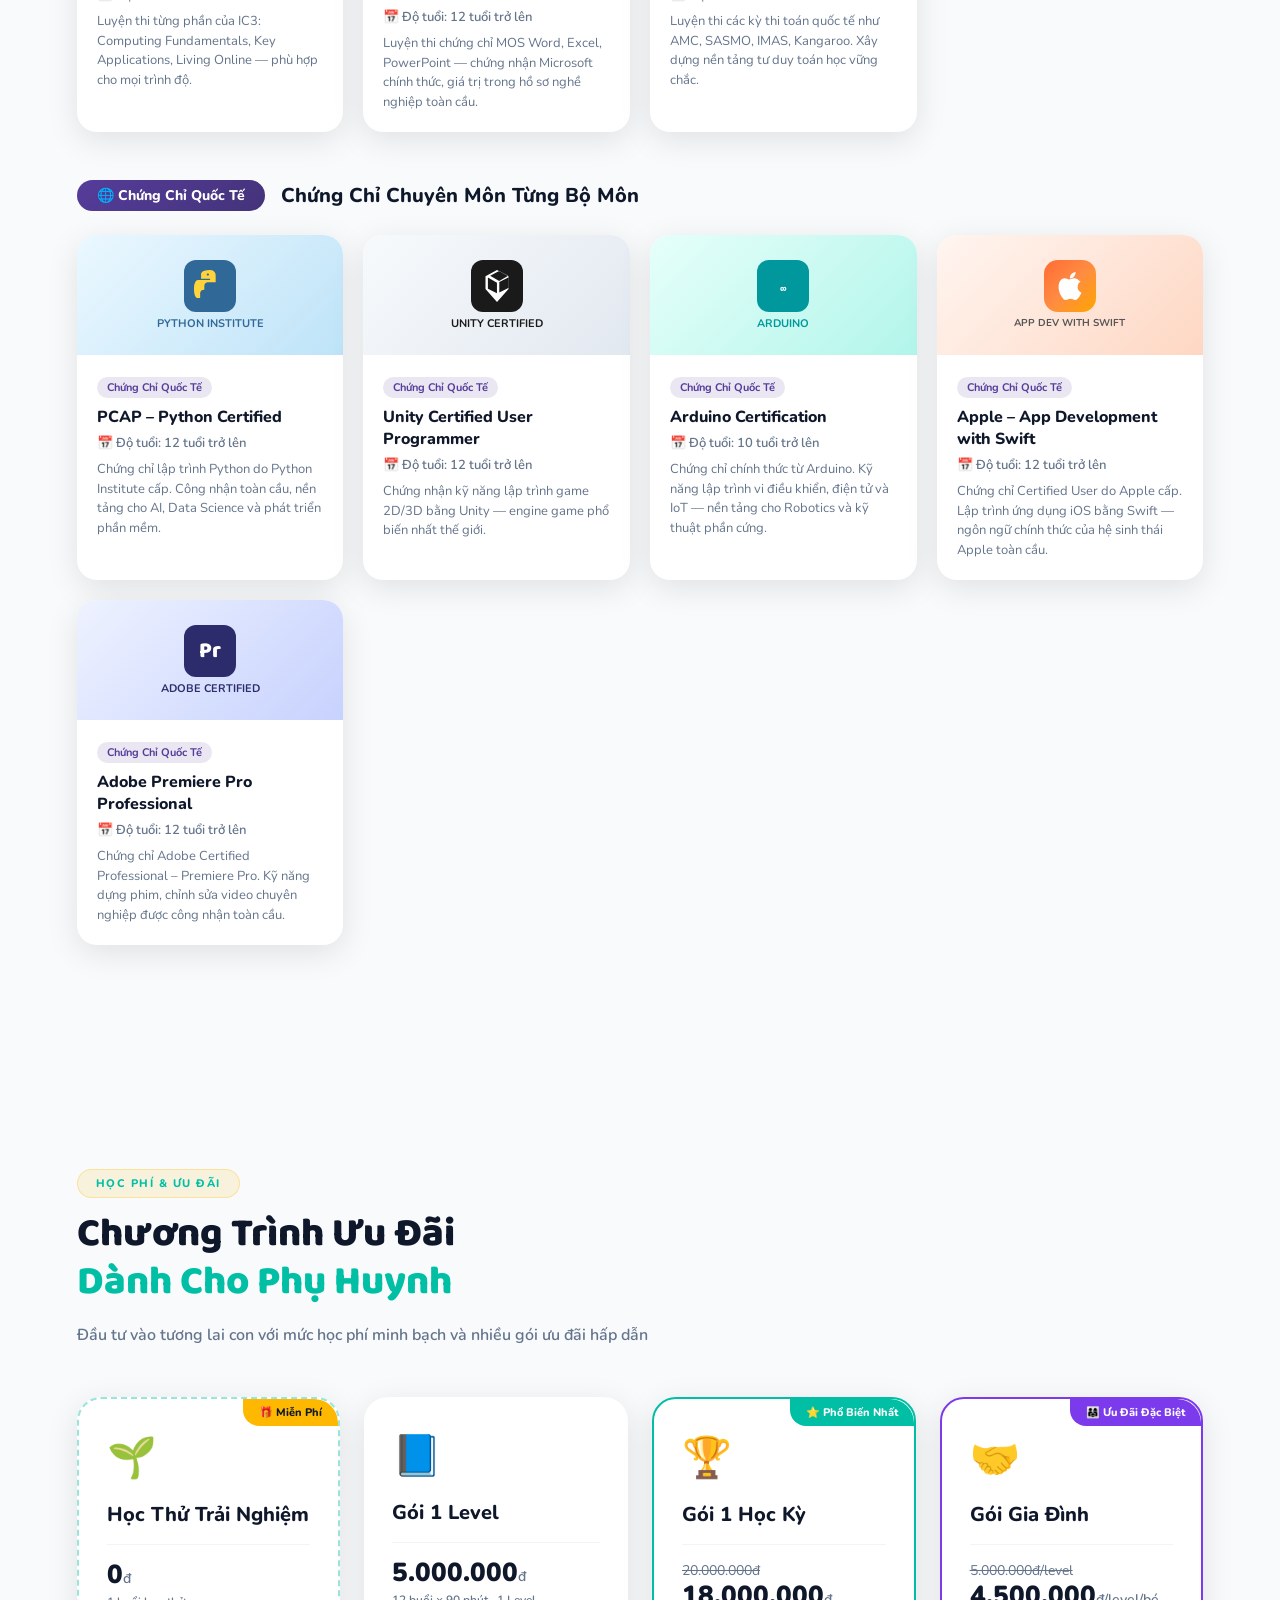
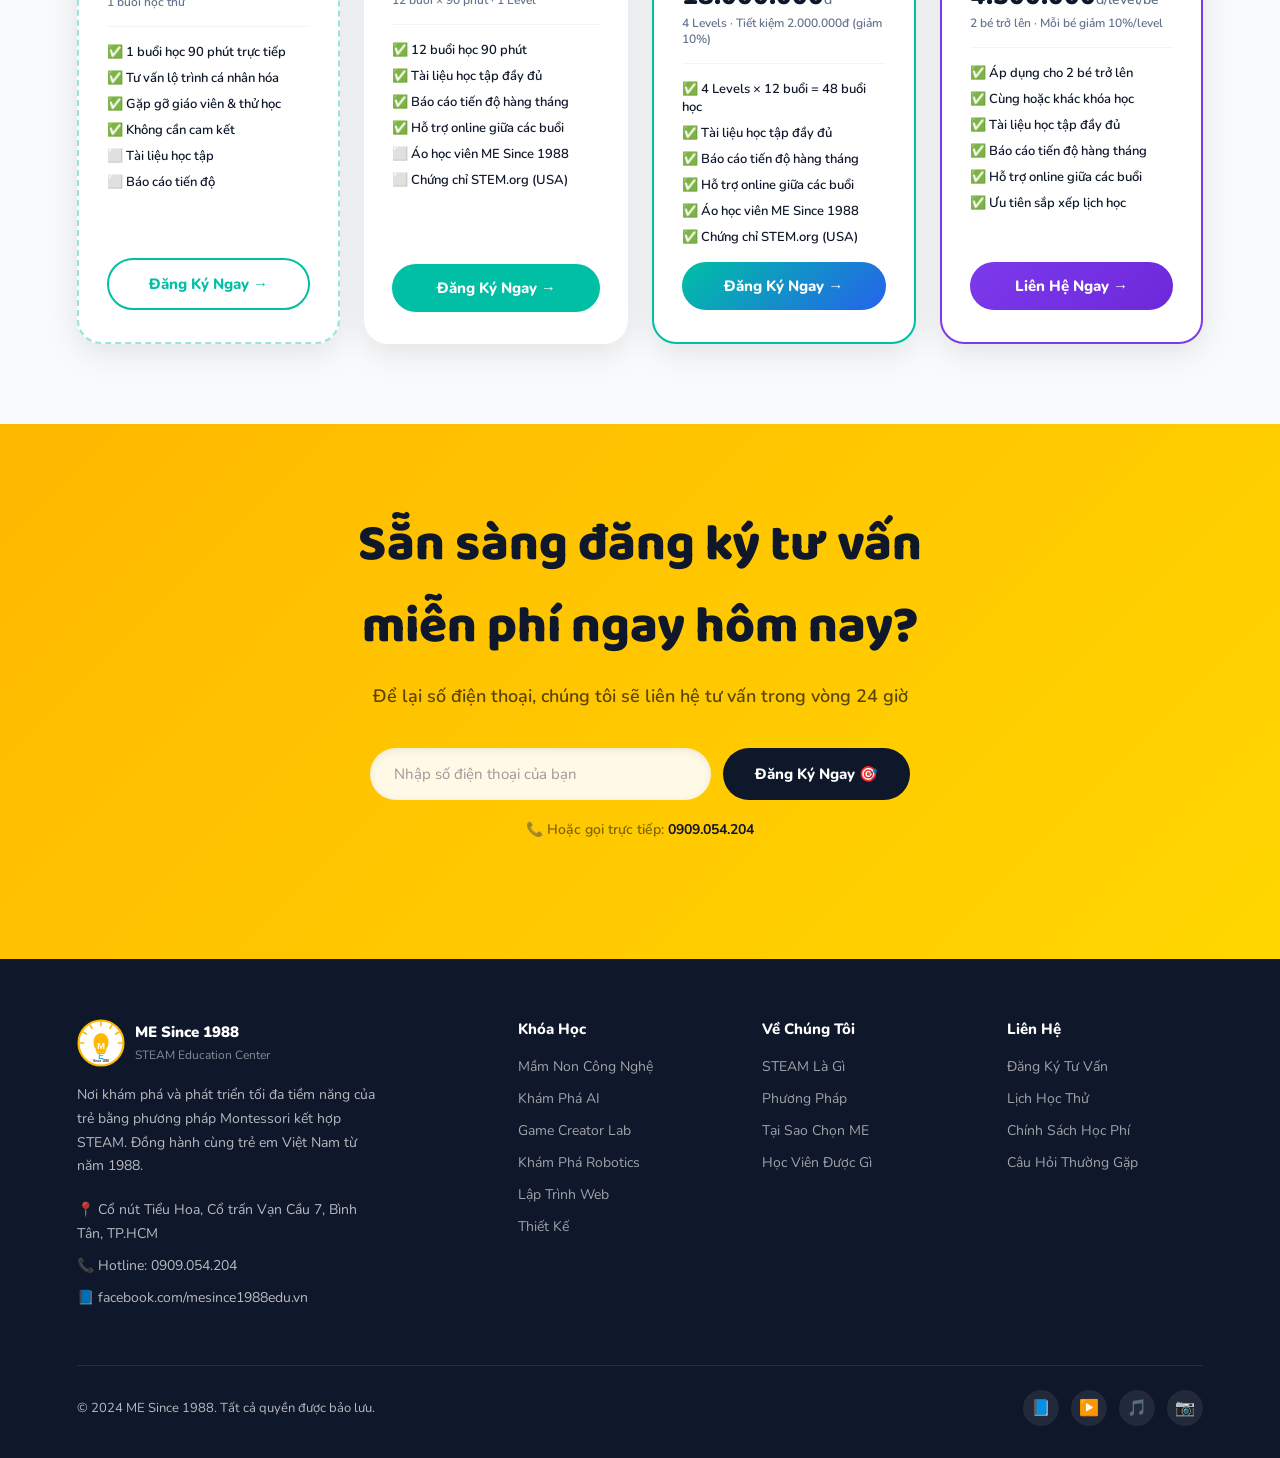
<file: khoa-hoc.html>
<!DOCTYPE html>
<html lang="vi">
<head>
  <meta charset="UTF-8" />
  <meta name="viewport" content="width=device-width, initial-scale=1.0" />
  <title>Khóa Học – ME Since 1988</title>
  <link rel="preconnect" href="https://fonts.googleapis.com" />
  <link href="https://fonts.googleapis.com/css2?family=Nunito:wght@400;600;700;800;900&family=Baloo+2:wght@700;800&display=swap" rel="stylesheet" />
  <link rel="stylesheet" href="css/style.css" />
  <style>.nav-links a.active{color:var(--teal);font-weight:800;}</style>
</head>
<body>

<!-- ── NAV ── -->
<nav id="mainNav">
  <a href="index.html" class="nav-logo">
    <svg width="52" height="52" viewBox="0 0 640 640" xmlns="http://www.w3.org/2000/svg" style="flex-shrink:0;">
      <defs><linearGradient id="eGrad" x1="0" y1="0" x2="0" y2="1">
        <stop offset="0%" stop-color="#7ED56F"/><stop offset="50%" stop-color="#30C5D2"/><stop offset="100%" stop-color="#1E90FF"/>
      </linearGradient></defs>
      <circle cx="320" cy="320" r="300" fill="white" stroke="#FFB800" stroke-width="28"/>
      <g stroke="#FFB800" stroke-width="22" stroke-linecap="round">
        <line x1="320" y1="38" x2="320" y2="90"/><line x1="466" y1="80" x2="440" y2="126"/>
        <line x1="560" y1="174" x2="514" y2="200"/><line x1="602" y1="320" x2="550" y2="320"/>
        <line x1="174" y1="80" x2="200" y2="126"/><line x1="80" y1="174" x2="126" y2="200"/>
        <line x1="38" y1="320" x2="90" y2="320"/>
      </g>
      <path d="M220 310 Q220 200 320 185 Q420 200 420 310 Q420 370 390 400 L390 430 L250 430 L250 400 Q220 370 220 310Z" fill="#FFB800"/>
      <rect x="258" y="428" width="124" height="22" rx="8" fill="#FFB800"/>
      <rect x="268" y="450" width="104" height="18" rx="8" fill="#FFB800"/>
      <text x="320" y="400" text-anchor="middle" font-family="Arial Black,sans-serif" font-weight="900" font-size="130" fill="white">M</text>
      <text x="320" y="530" text-anchor="middle" font-family="Arial Black,sans-serif" font-weight="900" font-size="110" fill="url(#eGrad)">E</text>
      <text x="320" y="578" text-anchor="middle" font-family="Arial,sans-serif" font-weight="700" font-size="42" fill="#333">Since 1988</text>
    </svg>
    <div class="logo-text"><strong>ME Since 1988</strong><span>STEAM Education Center</span></div>
  </a>
  <ul class="nav-links">
    <li><a href="steam.html">STEAM Là Gì</a></li>
    <li><a href="phuong-phap.html">Phương Pháp</a></li>
    <li><a href="tai-sao.html">Tại Sao Chọn ME</a></li>
    <li><a href="khoa-hoc.html" class="active">Khóa Học</a></li>
    <li><a href="roadmap.html">Lộ Trình</a></li>
  </ul>
  <a href="#pricing" class="nav-cta">Học Phí</a>
  <div class="hamburger" id="hamburger"><span></span><span></span><span></span></div>
</nav>

<!-- ── PAGE HERO ── -->
<section style="background:linear-gradient(135deg,#0F172A 0%,#1a2a3a 100%);padding:120px 6% 80px;text-align:center;color:#fff;">
  <div style="max-width:720px;margin:0 auto;">
    <span class="section-label" style="color:var(--yellow);">Chương Trình Học</span>
    <h1 style="font-family:'Baloo 2',sans-serif;font-size:clamp(32px,5vw,56px);font-weight:900;margin:12px 0 20px;line-height:1.2;color:#fff;">
      Lộ trình học <span style="color:var(--teal);">từng bước, từng cấp</span>
    </h1>
    <p style="font-size:18px;color:rgba(255,255,255,0.75);line-height:1.8;font-weight:600;">
      Chương trình thiết kế theo lộ trình 3 cấp độ, phù hợp từng độ tuổi và khả năng của con.
    </p>
    <div style="display:flex;gap:16px;justify-content:center;flex-wrap:wrap;margin-top:28px;">
      <a href="#courses" class="btn-outline" style="border-color:rgba(255,255,255,0.4);color:#fff;">📚 Xem Khóa Học</a>
      <a href="#pricing" class="btn-primary">💰 Xem Học Phí</a>
    </div>
  </div>
</section>

<!-- ── KHÓA HỌC ── -->
<section id="courses">
  <div class="section-header fade-up">
    <span class="section-label">Các Khóa Học</span>
    <h2 class="section-title">
      Lộ trình học <span class="accent">từng bước, từng cấp</span>
    </h2>
    <p class="section-desc">
      Chương trình học được thiết kế theo lộ trình 3 cấp độ, phù hợp với
      từng độ tuổi và khả năng của con. Nội dung được cập nhật liên tục
      theo xu hướng công nghệ thế giới.
    </p>
  </div>

  <!-- LEVEL STARTER -->
  <div class="course-level fade-up">
    <div class="level-header">
      <span class="level-badge lb-starter">⭐ Starter</span>
      <h3>Mầm Non Công Nghệ</h3>
    </div>
    <div class="courses-grid">
      <div class="course-card">
        <div class="cc-top cc-yellow">🌈</div>
        <div class="cc-body">
          <span class="cc-tag tag-starter">Starter</span>
          <h4>Mầm Non Công Nghệ</h4>
          <p class="cc-age">📅 Độ tuổi: 5 – 7 tuổi</p>
          <p class="cc-desc">Làm quen với thế giới công nghệ qua các trò chơi lập trình trực quan, xây dựng nền tảng tư duy từ sớm.</p>
        </div>
      </div>
    </div>
  </div>

  <!-- LEVEL BASIC -->
  <div class="course-level fade-up">
    <div class="level-header">
      <span class="level-badge lb-basic">🚀 Basic</span>
      <h3>Khám Phá & Sáng Tạo</h3>
    </div>
    <div class="courses-grid">
      <div class="course-card has-detail" onclick="openModal('ai1')">
        <div class="cc-top cc-teal">🤖</div>
        <div class="cc-body">
          <span class="cc-tag tag-basic">Basic</span>
          <h4>Khám Phá Trí Tuệ Nhân Tạo</h4>
          <p class="cc-age">📅 Độ tuổi: 7 – 9 tuổi</p>
          <p class="cc-desc">Khám phá thế giới AI thú vị qua các dự án thực tế, từ nhận diện hình ảnh đến chatbot đơn giản.</p>
          <div class="cc-price">💰 5.000.000đ<span>/level</span></div>
          <div class="cc-detail-btn">Xem chương trình học →</div>
        </div>
      </div>
      <div class="course-card has-detail" onclick="openModal('game')">
        <div class="cc-top cc-blue">🎮</div>
        <div class="cc-body">
          <span class="cc-tag tag-basic">Basic</span>
          <h4>Game Creator Lab</h4>
          <p class="cc-age">📅 Độ tuổi: 7 – 11 tuổi</p>
          <p class="cc-desc">Tạo ra trò chơi của riêng mình! Học lập trình qua thiết kế game 2D sáng tạo và thú vị.</p>
          <div class="cc-price">💰 5.000.000đ<span>/level</span></div>
          <div class="cc-detail-btn">Xem chương trình học →</div>
        </div>
      </div>
      <div class="course-card has-detail" onclick="openModal('robotics')">
        <div class="cc-top cc-teal">⚙️</div>
        <div class="cc-body">
          <span class="cc-tag tag-basic">Basic</span>
          <h4>Khám Phá Robotics</h4>
          <p class="cc-age">📅 Độ tuổi: 7 – 9 tuổi</p>
          <p class="cc-desc">Lắp ráp và lập trình robot thực tế, phát triển tư duy kỹ thuật và kỹ năng giải quyết vấn đề.</p>
          <div class="cc-price">💰 5.000.000đ<span>/level</span></div>
          <div class="cc-detail-btn">Xem chương trình học →</div>
        </div>
      </div>
      <div class="course-card has-detail" onclick="openModal('nghethuatcn')">
        <div class="cc-top cc-purple">✨</div>
        <div class="cc-body">
          <span class="cc-tag tag-basic">Basic</span>
          <h4>Sáng Tạo Số</h4>
          <p class="cc-age">📅 Độ tuổi: 7 – 11 tuổi</p>
          <p class="cc-desc">Thiết kế mô hình 3D và dựng cảnh sáng tạo! Kết hợp nghệ thuật và công nghệ số.</p>
          <div class="cc-price">💰 5.000.000đ<span>/level</span></div>
          <div class="cc-detail-btn">Xem chương trình học →</div>
        </div>
      </div>
    </div>
  </div>

  <!-- LEVEL ADVANCED -->
  <div class="course-level fade-up">
    <div class="level-header">
      <span class="level-badge lb-advanced">🔥 Advanced</span>
      <h3>Chuyên Sâu & Chuyên Nghiệp</h3>
    </div>
    <div class="courses-grid">
      <div class="course-card has-detail" onclick="openModal('pythonai')">
        <div class="cc-top cc-green">🧠</div>
        <div class="cc-body">
          <span class="cc-tag tag-advanced">Advanced</span>
          <h4>Khám Phá Trí Tuệ Nhân Tạo 2</h4>
          <p class="cc-age">📅 Độ tuổi: 10 – 15 tuổi</p>
          <p class="cc-desc">Lập trình Python thực chiến, xây dựng ứng dụng GUI và game 2D với Pygame.</p>
          <div class="cc-price">💰 5.000.000đ<span>/level</span></div>
          <div class="cc-detail-btn">Xem chương trình học →</div>
        </div>
      </div>
      <div class="course-card">
        <div class="cc-top cc-blue">🌐</div>
        <div class="cc-body">
          <span class="cc-tag tag-advanced">Advanced</span>
          <h4>Lập Trình Web</h4>
          <p class="cc-age">📅 Độ tuổi: 10 – 15 tuổi</p>
          <p class="cc-desc">Xây dựng website từ đầu với HTML, CSS và JavaScript. Tạo sản phẩm web thực tế.</p>
        </div>
      </div>
      <div class="course-card">
        <div class="cc-top cc-orange">📋</div>
        <div class="cc-body">
          <span class="cc-tag tag-advanced">Advanced</span>
          <h4>Lập Trình Game</h4>
          <p class="cc-age">📅 Độ tuổi: 10 – 15 tuổi</p>
          <p class="cc-desc">Phân tích và tái tạo các ứng dụng nổi tiếng, hiểu sâu cấu trúc và logic của phần mềm thực tế.</p>
        </div>
      </div>
      <div class="course-card">
        <div class="cc-top cc-green">🔧</div>
        <div class="cc-body">
          <span class="cc-tag tag-advanced">Advanced</span>
          <h4>Lập Trình App</h4>
          <p class="cc-age">📅 Độ tuổi: 10 – 15 tuổi</p>
          <p class="cc-desc">Thực hành và thí nghiệm các giải pháp công nghệ trong môi trường lab chuyên nghiệp.</p>
        </div>
      </div>
      <div class="course-card">
        <div class="cc-top cc-teal">🤖</div>
        <div class="cc-body">
          <span class="cc-tag tag-advanced">Advanced</span>
          <h4>AI – Trí Tuệ Nhân Tạo</h4>
          <p class="cc-age">📅 Độ tuổi: 10 – 15 tuổi</p>
          <p class="cc-desc">Chuyên sâu về AI: xây dựng model, huấn luyện dữ liệu và triển khai ứng dụng AI thực tế.</p>
        </div>
      </div>
      <div class="course-card">
        <div class="cc-top cc-purple">🎨</div>
        <div class="cc-body">
          <span class="cc-tag tag-advanced">Advanced</span>
          <h4>Thiết Kế</h4>
          <p class="cc-age">📅 Độ tuổi: 10 – 15 tuổi</p>
          <p class="cc-desc">UI/UX Design chuyên nghiệp, từ wireframe đến prototype – tạo ra sản phẩm số đẹp và hữu dụng.</p>
        </div>
      </div>
    </div>
  </div>

  <!-- LEVEL LUYỆN THI -->
  <div class="course-level fade-up">
    <div class="level-header">
      <span class="level-badge lb-exam">🏅 Luyện Thi</span>
      <h3>Chứng Chỉ & Thi Đấu Quốc Tế</h3>
    </div>
    <div class="courses-grid">
      <div class="course-card">
        <div class="cc-top cc-exam-red">🤖</div>
        <div class="cc-body">
          <span class="cc-tag tag-exam">Luyện Thi</span>
          <h4>WRO – World Robot Olympiad</h4>
          <p class="cc-age">📅 Độ tuổi: 8 – 19 tuổi</p>
          <p class="cc-desc">Luyện thi Olympic Robot thế giới. Lập trình và thi đấu robot theo các hạng mục WRO Regular, Open & Future Innovators.</p>
        </div>
      </div>
      <div class="course-card">
        <div class="cc-top cc-exam-blue">🏆</div>
        <div class="cc-body">
          <span class="cc-tag tag-exam">Luyện Thi</span>
          <h4>HKICO – Hong Kong ICT Olympiad</h4>
          <p class="cc-age">📅 Độ tuổi: 8 – 18 tuổi</p>
          <p class="cc-desc">Luyện thi kỳ thi công nghệ thông tin quốc tế Hong Kong. Phát triển tư duy lập trình và thuật toán để đạt huy chương quốc tế.</p>
        </div>
      </div>
      <div class="course-card">
        <div class="cc-top cc-exam-green">💻</div>
        <div class="cc-body">
          <span class="cc-tag tag-exam">Luyện Thi</span>
          <h4>Tin Học Trẻ</h4>
          <p class="cc-age">📅 Độ tuổi: 6 – 18 tuổi</p>
          <p class="cc-desc">Luyện thi cuộc thi Tin học trẻ toàn quốc. Ôn luyện lập trình Scratch, Python và thuật toán theo đúng cấu trúc đề thi.</p>
        </div>
      </div>
      <div class="course-card">
        <div class="cc-top cc-exam-purple">📜</div>
        <div class="cc-body">
          <span class="cc-tag tag-exam">Luyện Thi</span>
          <h4>IC3 – Internet & Computing Core</h4>
          <p class="cc-age">📅 Độ tuổi: 10 tuổi trở lên</p>
          <p class="cc-desc">Luyện thi chứng chỉ IC3 toàn phần — nền tảng tin học văn phòng và kỹ năng số được Certiport công nhận toàn cầu.</p>
        </div>
      </div>
      <div class="course-card">
        <div class="cc-top cc-exam-orange">📋</div>
        <div class="cc-body">
          <span class="cc-tag tag-exam">Luyện Thi</span>
          <h4>IC3 Part – Từng Module</h4>
          <p class="cc-age">📅 Độ tuổi: 8 tuổi trở lên</p>
          <p class="cc-desc">Luyện thi từng phần của IC3: Computing Fundamentals, Key Applications, Living Online — phù hợp cho mọi trình độ.</p>
        </div>
      </div>
      <div class="course-card">
        <div class="cc-top cc-exam-blue">🖥️</div>
        <div class="cc-body">
          <span class="cc-tag tag-exam">Luyện Thi</span>
          <h4>MOS – Microsoft Office Specialist</h4>
          <p class="cc-age">📅 Độ tuổi: 12 tuổi trở lên</p>
          <p class="cc-desc">Luyện thi chứng chỉ MOS Word, Excel, PowerPoint — chứng nhận Microsoft chính thức, giá trị trong hồ sơ nghề nghiệp toàn cầu.</p>
        </div>
      </div>
      <div class="course-card">
        <div class="cc-top cc-exam-gold">🔢</div>
        <div class="cc-body">
          <span class="cc-tag tag-exam">Luyện Thi</span>
          <h4>Toán Quốc Tế</h4>
          <p class="cc-age">📅 Độ tuổi: 6 – 15 tuổi</p>
          <p class="cc-desc">Luyện thi các kỳ thi toán quốc tế như AMC, SASMO, IMAS, Kangaroo. Xây dựng nền tảng tư duy toán học vững chắc.</p>
        </div>
      </div>
    </div>
  </div>

  <!-- LEVEL CHỨNG CHỈ QUỐC TẾ -->
  <div class="course-level fade-up">
    <div class="level-header">
      <span class="level-badge lb-cert">🌐 Chứng Chỉ Quốc Tế</span>
      <h3>Chứng Chỉ Chuyên Môn Từng Bộ Môn</h3>
    </div>
    <div class="courses-grid">
      <div class="course-card">
        <div class="cc-top cc-cert-python" style="flex-direction:column;gap:4px;">
          <div style="width:52px;height:52px;background:#306998;border-radius:12px;display:flex;align-items:center;justify-content:center;">
            <svg width="32" height="32" viewBox="0 0 128 128"><path d="M63.9 0C26 0 28.3 17 28.3 17l.1 17.7H64.4v5.3H17.6S0 37.2 0 75.5s15.4 36.9 15.4 36.9h9.2v-17.8s-.5-15.4 15.2-15.4H72s14.7.2 14.7-14.2V23.8S89 0 63.9 0zm-8.5 13.7c2.6 0 4.7 2.1 4.7 4.7s-2.1 4.7-4.7 4.7-4.7-2.1-4.7-4.7 2.1-4.7 4.7-4.7z" fill="#FFD43B"/><path d="M64.1 128c37.9 0 35.6-17 35.6-17l-.1-17.7H63.6v-5.3h46.8S128 90.8 128 52.5s-15.4-36.9-15.4-36.9h-9.2v17.8s.5 15.4-15.2 15.4H56s-14.7-.2-14.7 14.2v33.2S39 128 64.1 128zm8.5-13.7c-2.6 0-4.7-2.1-4.7-4.7s2.1-4.7 4.7-4.7 4.7 2.1 4.7 4.7-2.1 4.7-4.7 4.7z" fill="#306998"/></svg>
          </div>
          <span style="font-size:11px;font-weight:700;color:#306998;">PYTHON INSTITUTE</span>
        </div>
        <div class="cc-body">
          <span class="cc-tag tag-cert">Chứng Chỉ Quốc Tế</span>
          <h4>PCAP – Python Certified</h4>
          <p class="cc-age">📅 Độ tuổi: 12 tuổi trở lên</p>
          <p class="cc-desc">Chứng chỉ lập trình Python do Python Institute cấp. Công nhận toàn cầu, nền tảng cho AI, Data Science và phát triển phần mềm.</p>
        </div>
      </div>
      <div class="course-card">
        <div class="cc-top cc-cert-unity" style="flex-direction:column;gap:4px;">
          <div style="width:52px;height:52px;background:#1a1a1a;border-radius:12px;display:flex;align-items:center;justify-content:center;">
            <svg width="32" height="32" viewBox="0 0 128 128"><path fill="#fff" d="M72.6 4.3L109 22.8l-36.2 21-36.2-21zm-45 25.8l36.2 21v42L27.6 74.8zm81.8 0v42l-36.2 18.3v-42zM64 0L18 25.3v50.4L64 128l46-52.3V25.3z"/></svg>
          </div>
          <span style="font-size:11px;font-weight:700;color:#1a1a1a;">UNITY CERTIFIED</span>
        </div>
        <div class="cc-body">
          <span class="cc-tag tag-cert">Chứng Chỉ Quốc Tế</span>
          <h4>Unity Certified User Programmer</h4>
          <p class="cc-age">📅 Độ tuổi: 12 tuổi trở lên</p>
          <p class="cc-desc">Chứng nhận kỹ năng lập trình game 2D/3D bằng Unity — engine game phổ biến nhất thế giới.</p>
        </div>
      </div>
      <div class="course-card">
        <div class="cc-top cc-cert-arduino" style="flex-direction:column;gap:4px;">
          <div style="width:52px;height:52px;background:#00979D;border-radius:12px;display:flex;align-items:center;justify-content:center;">
            <svg width="32" height="32" viewBox="0 0 128 128"><text x="50%" y="62%" dominant-baseline="middle" text-anchor="middle" font-size="44" font-weight="900" fill="white">∞</text></svg>
          </div>
          <span style="font-size:11px;font-weight:700;color:#00979D;">ARDUINO</span>
        </div>
        <div class="cc-body">
          <span class="cc-tag tag-cert">Chứng Chỉ Quốc Tế</span>
          <h4>Arduino Certification</h4>
          <p class="cc-age">📅 Độ tuổi: 10 tuổi trở lên</p>
          <p class="cc-desc">Chứng chỉ chính thức từ Arduino. Kỹ năng lập trình vi điều khiển, điện tử và IoT — nền tảng cho Robotics và kỹ thuật phần cứng.</p>
        </div>
      </div>
      <div class="course-card">
        <div class="cc-top cc-cert-apple" style="flex-direction:column;gap:4px;">
          <div style="width:52px;height:52px;background:linear-gradient(135deg,#FF6B35,#FF8C42,#FFA500);border-radius:14px;display:flex;align-items:center;justify-content:center;">
            <svg width="28" height="28" viewBox="0 0 814 1000" fill="white"><path d="M788.1 340.9c-5.8 4.5-108.2 62.2-108.2 190.5 0 148.4 130.3 200.9 134.2 202.2-.6 3.2-20.7 71.9-68.7 141.9-42.8 61.6-87.5 123.1-155.5 123.1s-85.5-39.5-164-39.5c-76 0-103.7 40.8-165.9 40.8s-105-37.3-155.5-127.5C46.7 790.7 0 663 0 541.8c0-207.3 107.4-316.9 212.7-316.9 65.2 0 119.2 43.4 158.9 43.4 37.9 0 103.2-46 176.8-46 28.5 0 130.9 2.6 198.3 99.2zm-234-181.5c31.1-36.9 53.1-88.1 53.1-139.3 0-7.1-.6-14.3-1.9-20.1-50.6 1.9-110.8 33.7-147.1 75.8-28.5 32.4-55.1 83.6-55.1 135.5 0 7.8 1.3 15.6 1.9 18.1 3.2.6 8.4 1.3 13.6 1.3 45.4 0 102.5-30.4 135.5-71.3z"/></svg>
          </div>
          <span style="font-size:10px;font-weight:700;color:#555;">APP DEV WITH SWIFT</span>
        </div>
        <div class="cc-body">
          <span class="cc-tag tag-cert">Chứng Chỉ Quốc Tế</span>
          <h4>Apple – App Development with Swift</h4>
          <p class="cc-age">📅 Độ tuổi: 12 tuổi trở lên</p>
          <p class="cc-desc">Chứng chỉ Certified User do Apple cấp. Lập trình ứng dụng iOS bằng Swift — ngôn ngữ chính thức của hệ sinh thái Apple toàn cầu.</p>
        </div>
      </div>
      <div class="course-card">
        <div class="cc-top cc-cert-adobe" style="flex-direction:column;gap:4px;">
          <div style="width:52px;height:52px;background:#2C2C6C;border-radius:12px;display:flex;align-items:center;justify-content:center;">
            <span style="font-family:'Baloo 2',sans-serif;font-weight:900;font-size:22px;color:white;">Pr</span>
          </div>
          <span style="font-size:11px;font-weight:700;color:#2C2C6C;">ADOBE CERTIFIED</span>
        </div>
        <div class="cc-body">
          <span class="cc-tag tag-cert">Chứng Chỉ Quốc Tế</span>
          <h4>Adobe Premiere Pro Professional</h4>
          <p class="cc-age">📅 Độ tuổi: 12 tuổi trở lên</p>
          <p class="cc-desc">Chứng chỉ Adobe Certified Professional – Premiere Pro. Kỹ năng dựng phim, chỉnh sửa video chuyên nghiệp được công nhận toàn cầu.</p>
        </div>
      </div>
    </div>
  </div>
</section>

<!-- ── PRICING ── -->
<section id="pricing">
  <div class="section-inner fade-up">
    <div class="section-label">HỌC PHÍ & ƯU ĐÃI</div>
    <h2 class="section-title">Chương Trình Ưu Đãi<br><span style="color:var(--teal)">Dành Cho Phụ Huynh</span></h2>
    <p class="section-desc">Đầu tư vào tương lai con với mức học phí minh bạch và nhiều gói ưu đãi hấp dẫn</p>

    <div class="pricing-grid">
      <div class="pricing-card pc-trial fade-up">
        <div class="pc-badge">🎁 Miễn Phí</div>
        <div class="pc-icon">🌱</div>
        <h3 class="pc-name">Học Thử Trải Nghiệm</h3>
        <div class="pc-price-wrap">
          <div class="pc-price">0<span>đ</span></div>
          <div class="pc-period">1 buổi học thử</div>
        </div>
        <ul class="pc-features">
          <li>✅ 1 buổi học 90 phút trực tiếp</li>
          <li>✅ Tư vấn lộ trình cá nhân hóa</li>
          <li>✅ Gặp gỡ giáo viên & thử học</li>
          <li>✅ Không cần cam kết</li>
          <li>⬜ Tài liệu học tập</li>
          <li>⬜ Báo cáo tiến độ</li>
        </ul>
        <button class="pc-btn pc-btn-outline" onclick="openRegisterModal('trial')">Đăng Ký Ngay →</button>
      </div>

      <div class="pricing-card fade-up">
        <div class="pc-icon">📘</div>
        <h3 class="pc-name">Gói 1 Level</h3>
        <div class="pc-price-wrap">
          <div class="pc-price">5.000.000<span>đ</span></div>
          <div class="pc-period">12 buổi × 90 phút · 1 Level</div>
        </div>
        <ul class="pc-features">
          <li>✅ 12 buổi học 90 phút</li>
          <li>✅ Tài liệu học tập đầy đủ</li>
          <li>✅ Báo cáo tiến độ hàng tháng</li>
          <li>✅ Hỗ trợ online giữa các buổi</li>
          <li>⬜ Áo học viên ME Since 1988</li>
          <li>⬜ Chứng chỉ STEM.org (USA)</li>
        </ul>
        <button class="pc-btn" onclick="openRegisterModal('1lv')">Đăng Ký Ngay →</button>
      </div>

      <div class="pricing-card pc-best fade-up">
        <div class="pc-badge pc-badge-best">⭐ Phổ Biến Nhất</div>
        <div class="pc-icon">🏆</div>
        <h3 class="pc-name">Gói 1 Học Kỳ</h3>
        <div class="pc-price-wrap">
          <div class="pc-price-original">20.000.000đ</div>
          <div class="pc-price">18.000.000<span>đ</span></div>
          <div class="pc-period">4 Levels · Tiết kiệm 2.000.000đ (giảm 10%)</div>
        </div>
        <ul class="pc-features">
          <li>✅ 4 Levels × 12 buổi = 48 buổi học</li>
          <li>✅ Tài liệu học tập đầy đủ</li>
          <li>✅ Báo cáo tiến độ hàng tháng</li>
          <li>✅ Hỗ trợ online giữa các buổi</li>
          <li>✅ Áo học viên ME Since 1988</li>
          <li>✅ Chứng chỉ STEM.org (USA)</li>
        </ul>
        <button class="pc-btn pc-btn-best" onclick="openRegisterModal('1hk')">Đăng Ký Ngay →</button>
      </div>

      <div class="pricing-card pc-family fade-up">
        <div class="pc-badge pc-badge-family">👨‍👩‍👧 Ưu Đãi Đặc Biệt</div>
        <div class="pc-icon">🤝</div>
        <h3 class="pc-name">Gói Gia Đình</h3>
        <div class="pc-price-wrap">
          <div class="pc-price-original">5.000.000đ/level</div>
          <div class="pc-price">4.500.000<span>đ/level/bé</span></div>
          <div class="pc-period">2 bé trở lên · Mỗi bé giảm 10%/level</div>
        </div>
        <ul class="pc-features">
          <li>✅ Áp dụng cho 2 bé trở lên</li>
          <li>✅ Cùng hoặc khác khóa học</li>
          <li>✅ Tài liệu học tập đầy đủ</li>
          <li>✅ Báo cáo tiến độ hàng tháng</li>
          <li>✅ Hỗ trợ online giữa các buổi</li>
          <li>✅ Ưu tiên sắp xếp lịch học</li>
        </ul>
        <button class="pc-btn pc-btn-family" onclick="openRegisterModal('giadinh')">Liên Hệ Ngay →</button>
      </div>
    </div>
  </div>
</section>

<!-- ── CTA ── -->
<section id="cta">
  <h2>Sẵn sàng đăng ký tư vấn<br>miễn phí ngay hôm nay?</h2>
  <p>Để lại số điện thoại, chúng tôi sẽ liên hệ tư vấn trong vòng 24 giờ</p>
  <form class="cta-form" onsubmit="handleSubmit(event)">
    <input type="tel" placeholder="Nhập số điện thoại của bạn" id="phoneInput" />
    <button type="submit" class="btn-dark">Đăng Ký Ngay 🎯</button>
  </form>
  <p style="margin-top:20px;font-size:14px;color:rgba(0,0,0,0.5);">
    📞 Hoặc gọi trực tiếp: <strong style="color:var(--navy);">0909.054.204</strong>
  </p>
</section>

<!-- ── FOOTER ── -->
<footer>
  <div class="footer-grid">
    <div class="footer-brand">
      <div class="fb-logo">
        <svg width="48" height="48" viewBox="0 0 640 640" xmlns="http://www.w3.org/2000/svg" style="flex-shrink:0;">
          <defs><linearGradient id="eGrad2" x1="0" y1="0" x2="0" y2="1">
            <stop offset="0%" stop-color="#7ED56F"/><stop offset="50%" stop-color="#30C5D2"/><stop offset="100%" stop-color="#1E90FF"/>
          </linearGradient></defs>
          <circle cx="320" cy="320" r="300" fill="white" stroke="#FFB800" stroke-width="28"/>
          <g stroke="#FFB800" stroke-width="22" stroke-linecap="round">
            <line x1="320" y1="38" x2="320" y2="90"/><line x1="466" y1="80" x2="440" y2="126"/>
            <line x1="560" y1="174" x2="514" y2="200"/><line x1="602" y1="320" x2="550" y2="320"/>
            <line x1="174" y1="80" x2="200" y2="126"/><line x1="80" y1="174" x2="126" y2="200"/>
            <line x1="38" y1="320" x2="90" y2="320"/>
          </g>
          <path d="M220 310 Q220 200 320 185 Q420 200 420 310 Q420 370 390 400 L390 430 L250 430 L250 400 Q220 370 220 310Z" fill="#FFB800"/>
          <rect x="258" y="428" width="124" height="22" rx="8" fill="#FFB800"/>
          <rect x="268" y="450" width="104" height="18" rx="8" fill="#FFB800"/>
          <text x="320" y="400" text-anchor="middle" font-family="Arial Black,sans-serif" font-weight="900" font-size="130" fill="white">M</text>
          <text x="320" y="530" text-anchor="middle" font-family="Arial Black,sans-serif" font-weight="900" font-size="110" fill="url(#eGrad2)">E</text>
          <text x="320" y="578" text-anchor="middle" font-family="Arial,sans-serif" font-weight="700" font-size="42" fill="#333">Since 1988</text>
        </svg>
        <div><strong>ME Since 1988</strong><br><span style="color:rgba(255,255,255,0.5);font-size:12px;">STEAM Education Center</span></div>
      </div>
      <p>Nơi khám phá và phát triển tối đa tiềm năng của trẻ bằng phương pháp Montessori kết hợp STEAM. Đồng hành cùng trẻ em Việt Nam từ năm 1988.</p>
      <div class="contact-info">
        <p>📍 Cổ nút Tiểu Hoa, Cổ trấn Vạn Cầu 7, Bình Tân, TP.HCM</p>
        <p>📞 Hotline: 0909.054.204</p>
        <p>📘 facebook.com/mesince1988edu.vn</p>
      </div>
    </div>
    <div class="footer-col">
      <h4>Khóa Học</h4>
      <ul>
        <li><a href="khoa-hoc.html#courses">Mầm Non Công Nghệ</a></li>
        <li><a href="khoa-hoc.html#courses">Khám Phá AI</a></li>
        <li><a href="khoa-hoc.html#courses">Game Creator Lab</a></li>
        <li><a href="khoa-hoc.html#courses">Khám Phá Robotics</a></li>
        <li><a href="khoa-hoc.html#courses">Lập Trình Web</a></li>
        <li><a href="khoa-hoc.html#courses">Thiết Kế</a></li>
      </ul>
    </div>
    <div class="footer-col">
      <h4>Về Chúng Tôi</h4>
      <ul>
        <li><a href="steam.html">STEAM Là Gì</a></li>
        <li><a href="phuong-phap.html">Phương Pháp</a></li>
        <li><a href="tai-sao.html">Tại Sao Chọn ME</a></li>
        <li><a href="steam.html#outcomes">Học Viên Được Gì</a></li>
      </ul>
    </div>
    <div class="footer-col">
      <h4>Liên Hệ</h4>
      <ul>
        <li><a href="#cta">Đăng Ký Tư Vấn</a></li>
        <li><a href="#">Lịch Học Thử</a></li>
        <li><a href="khoa-hoc.html#pricing">Chính Sách Học Phí</a></li>
        <li><a href="#">Câu Hỏi Thường Gặp</a></li>
      </ul>
    </div>
  </div>
  <div class="footer-bottom">
    <p>© 2024 ME Since 1988. Tất cả quyền được bảo lưu.</p>
    <div class="social-links">
      <a href="#" class="social-link" title="Facebook">📘</a>
      <a href="#" class="social-link" title="YouTube">▶️</a>
      <a href="#" class="social-link" title="TikTok">🎵</a>
      <a href="#" class="social-link" title="Instagram">📷</a>
    </div>
  </div>
</footer>

<button class="floating-reg-btn" onclick="openRegisterModal('trial')" title="Đăng ký học thử">📝 Đăng Ký Học Thử</button>

<!-- ── MODAL KHÓA HỌC ── -->
<div class="modal-overlay" id="courseModal" onclick="handleOverlayClick(event)">
  <div class="modal-box">
    <div class="modal-head">
      <div class="modal-head-info">
        <div class="mh-label" id="modalLabel">Chương Trình Học</div>
        <h2 id="modalTitle">—</h2>
        <div class="modal-meta" id="modalMeta"></div>
      </div>
      <button class="modal-close" onclick="closeModal()">✕</button>
    </div>
    <div class="modal-levels" id="modalLevels"></div>
    <div class="modal-body">
      <div class="lessons-grid" id="lessonsGrid"></div>
    </div>
  </div>
</div>

<div class="lesson-panel-overlay" id="lessonPanel" onclick="handlePanelClick(event)">
  <div class="lesson-panel">
    <div class="lp-head">
      <div>
        <div class="lp-bai" id="lpBai"></div>
        <h3 class="lp-title" id="lpTitle"></h3>
        <span class="lesson-tool" id="lpTool"></span>
      </div>
      <button class="modal-close" onclick="closeLessonPanel()">✕</button>
    </div>
    <div class="lp-body">
      <div class="lp-img-wrap"><div id="lpImg"></div></div>
      <div class="lp-desc">
        <div class="lp-block" id="lpKienThuc">
          <div class="lp-block-label">📚 Kiến thức</div>
          <p id="lpKienThucText"></p>
        </div>
        <div class="lp-block" id="lpDuAn">
          <div class="lp-block-label">🚀 Dự án</div>
          <p id="lpDuAnText"></p>
        </div>
      </div>
    </div>
  </div>
</div>

<!-- ── REGISTER MODAL ── -->
<div class="reg-overlay" id="registerModal" onclick="handleRegOverlayClick(event)">
  <div class="reg-box">
    <div class="reg-head">
      <div>
        <div class="reg-label">ĐĂNG KÝ HỌC THỬ</div>
        <h2 class="reg-title">Để Lại Thông Tin<br><span>Chúng Tôi Sẽ Liên Hệ Bạn</span></h2>
      </div>
      <button class="modal-close" onclick="closeRegisterModal()">✕</button>
    </div>
    <form class="reg-form" id="registerForm" onsubmit="handleRegisterSubmit(event)">
      <div class="reg-row">
        <div class="reg-field">
          <label>Họ và tên phụ huynh <span class="req">*</span></label>
          <input type="text" name="name" id="regName" placeholder="Nguyễn Văn A" required />
        </div>
        <div class="reg-field">
          <label>Số điện thoại <span class="req">*</span></label>
          <input type="tel" name="phone" id="regPhone" placeholder="0909 054 204" required />
        </div>
      </div>
      <div class="reg-row">
        <div class="reg-field">
          <label>Email <span class="req">*</span></label>
          <input type="email" name="email" id="regEmail" placeholder="email@example.com" required />
        </div>
        <div class="reg-field">
          <label>Tuổi của bé <span class="req">*</span></label>
          <select name="age" id="regAge" required>
            <option value="">-- Chọn độ tuổi --</option>
            <option>6 tuổi</option><option>7 tuổi</option><option>8 tuổi</option>
            <option>9 tuổi</option><option>10 tuổi</option><option>11 tuổi</option>
            <option>12 tuổi</option><option>13 tuổi</option><option>14 tuổi</option><option>15 tuổi</option>
          </select>
        </div>
      </div>
      <div class="reg-row">
        <div class="reg-field">
          <label>Khóa học quan tâm</label>
          <select name="course" id="regCourse">
            <option value="Chưa biết">Chưa biết / Cần tư vấn</option>
            <option>Khám Phá Trí Tuệ Nhân Tạo</option>
            <option>Game Creator Lab</option>
            <option>Khám Phá Robotics</option>
            <option value="Nghệ Thuật Công Nghệ">Nghệ Thuật Công Nghệ (Sáng Tạo Số)</option>
            <option value="Python & AI">Khám Phá Python & AI Cấp 2&3</option>
          </select>
        </div>
        <div class="reg-field">
          <label>Gói đăng ký quan tâm</label>
          <select name="package" id="regPackage">
            <option value="Học Thử Miễn Phí">🎁 Học Thử Miễn Phí</option>
            <option value="1 Level - 5.000.000đ">📘 1 Level - 5.000.000đ</option>
            <option value="1 Học Kỳ (4 Levels) - 18.000.000đ">🏆 1 Học Kỳ - 18.000.000đ (giảm 10%)</option>
            <option value="Gói Gia Đình - 4.500.000đ/level/bé">👨‍👩‍👧 Gói Gia Đình - 4.500.000đ/level/bé</option>
          </select>
        </div>
      </div>
      <div class="reg-field">
        <label>Ghi chú thêm</label>
        <textarea name="message" id="regMessage" rows="3" placeholder="Thời gian có thể học, câu hỏi cần tư vấn..."></textarea>
      </div>
      <div class="reg-submit-wrap">
        <button type="submit" class="reg-submit-btn" id="regSubmitBtn">
          <span id="regBtnText">Gửi Đăng Ký 🚀</span>
        </button>
        <p class="reg-note">Chúng tôi sẽ liên hệ bạn trong vòng <strong>24 giờ</strong> làm việc</p>
      </div>
    </form>
    <div class="reg-success" id="regSuccess" style="display:none;">
      <div class="reg-success-icon">🎉</div>
      <h3>Đăng Ký Thành Công!</h3>
      <p>Cảm ơn bạn đã tin tưởng ME Since 1988!<br>Chúng tôi sẽ liên hệ bạn trong vòng <strong>24 giờ</strong>.</p>
      <button class="pc-btn" onclick="closeRegisterModal()" style="margin-top:20px;">Đóng</button>
    </div>
  </div>
</div>

<script src="js/data.js"></script>
<script src="js/main.js"></script>
<script src="js/app.js"></script>
</body>
</html>
</file>
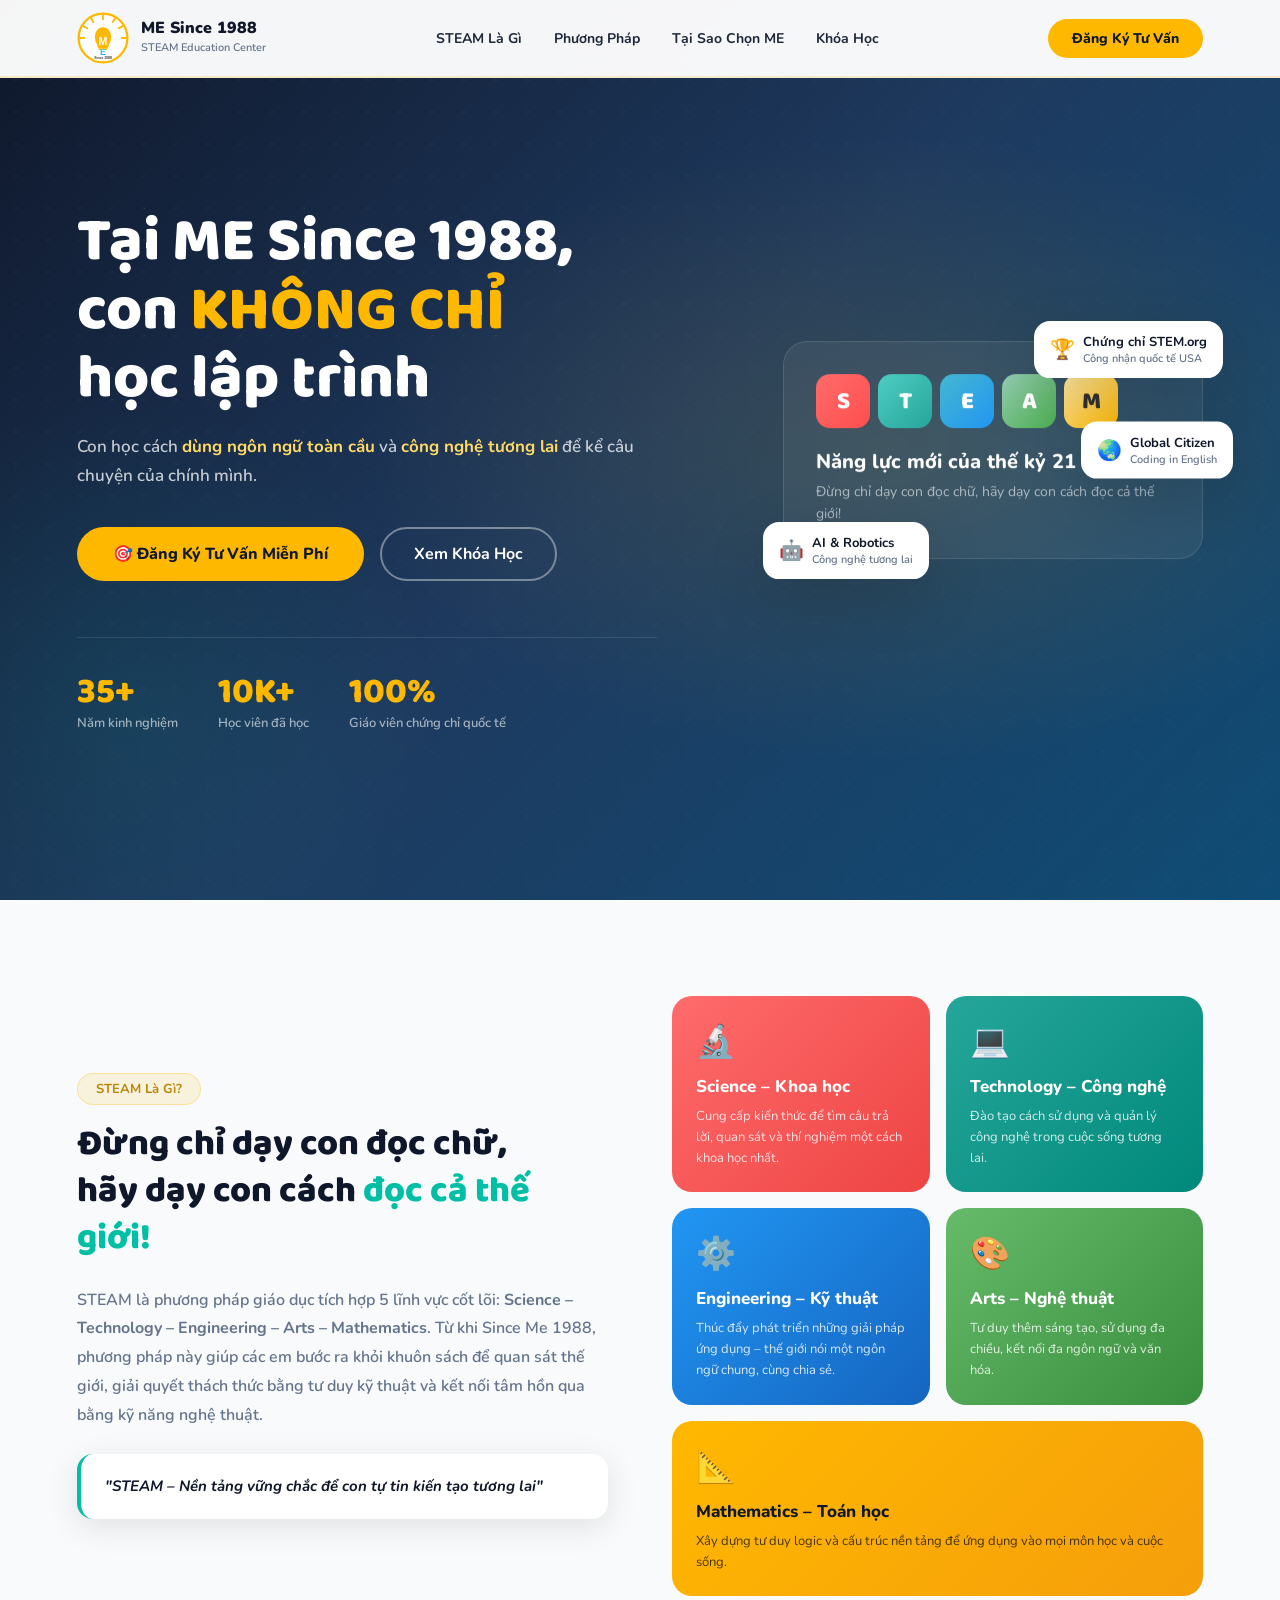
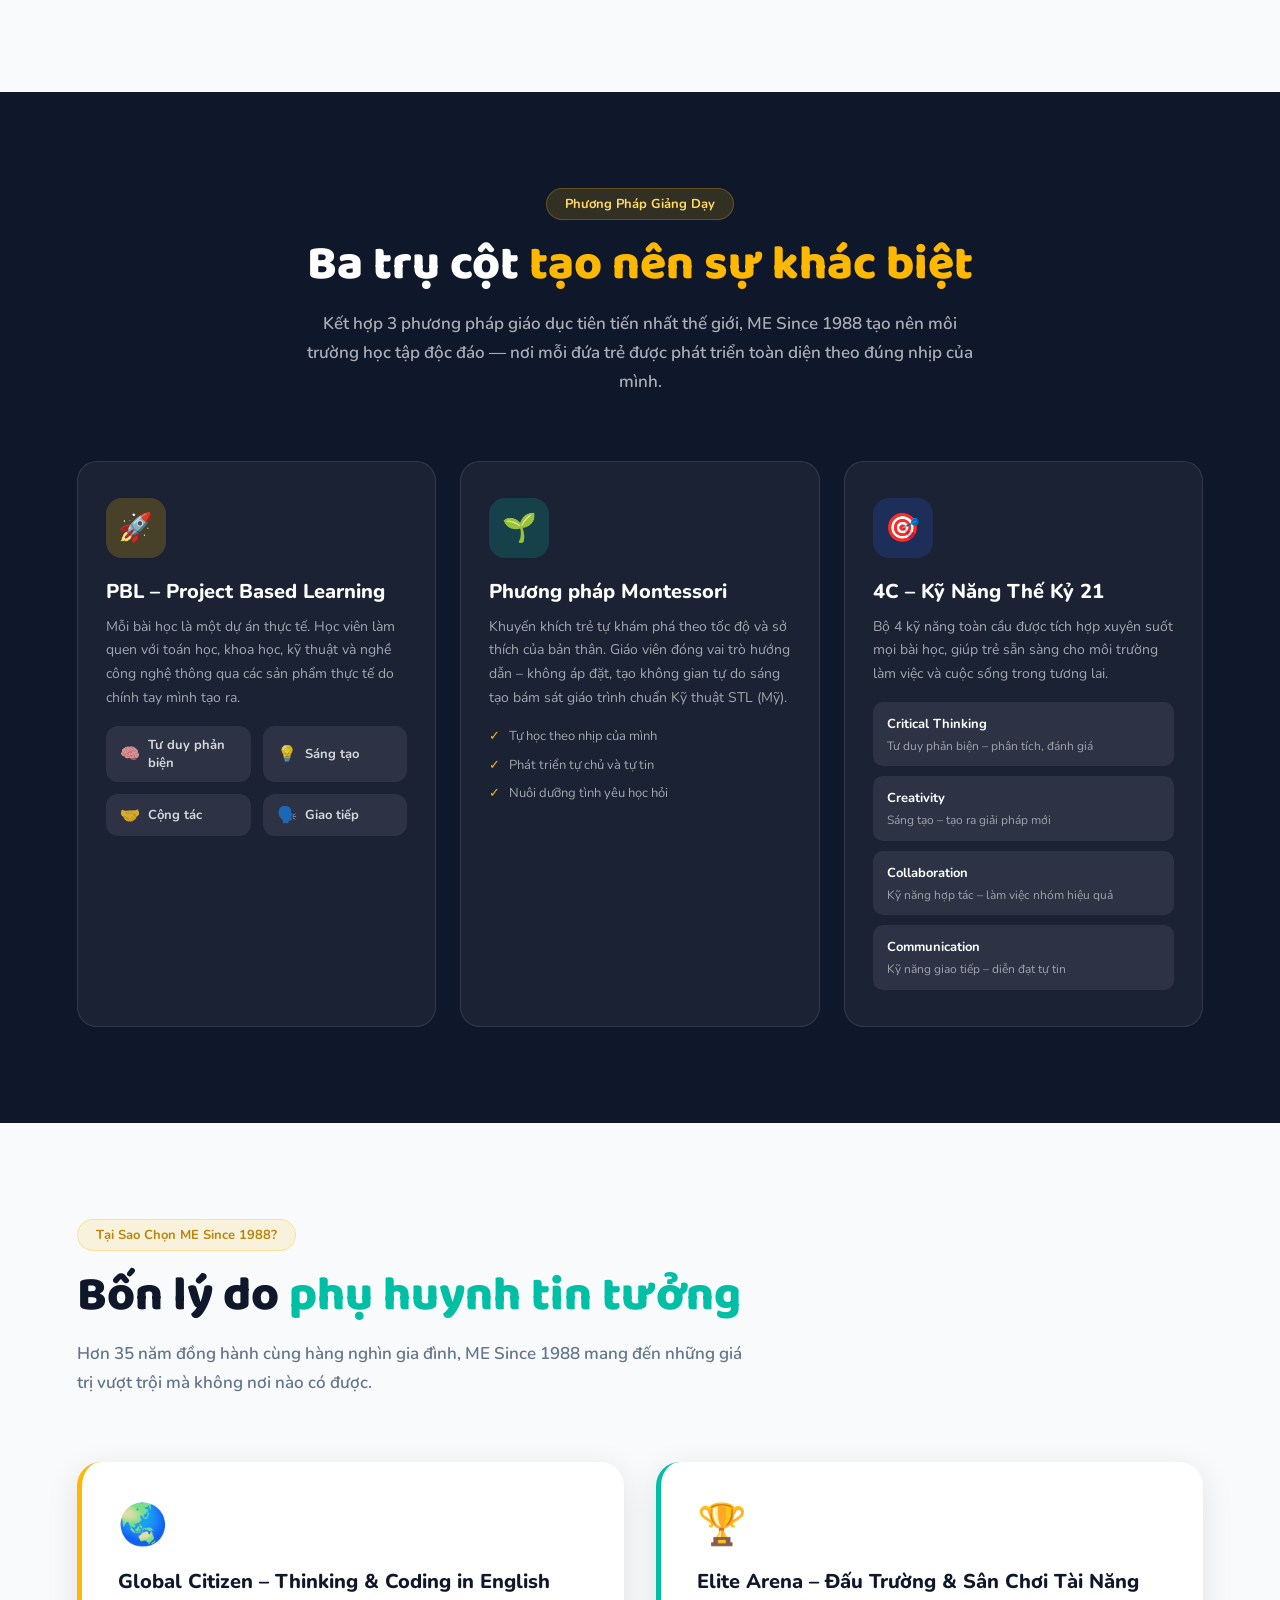
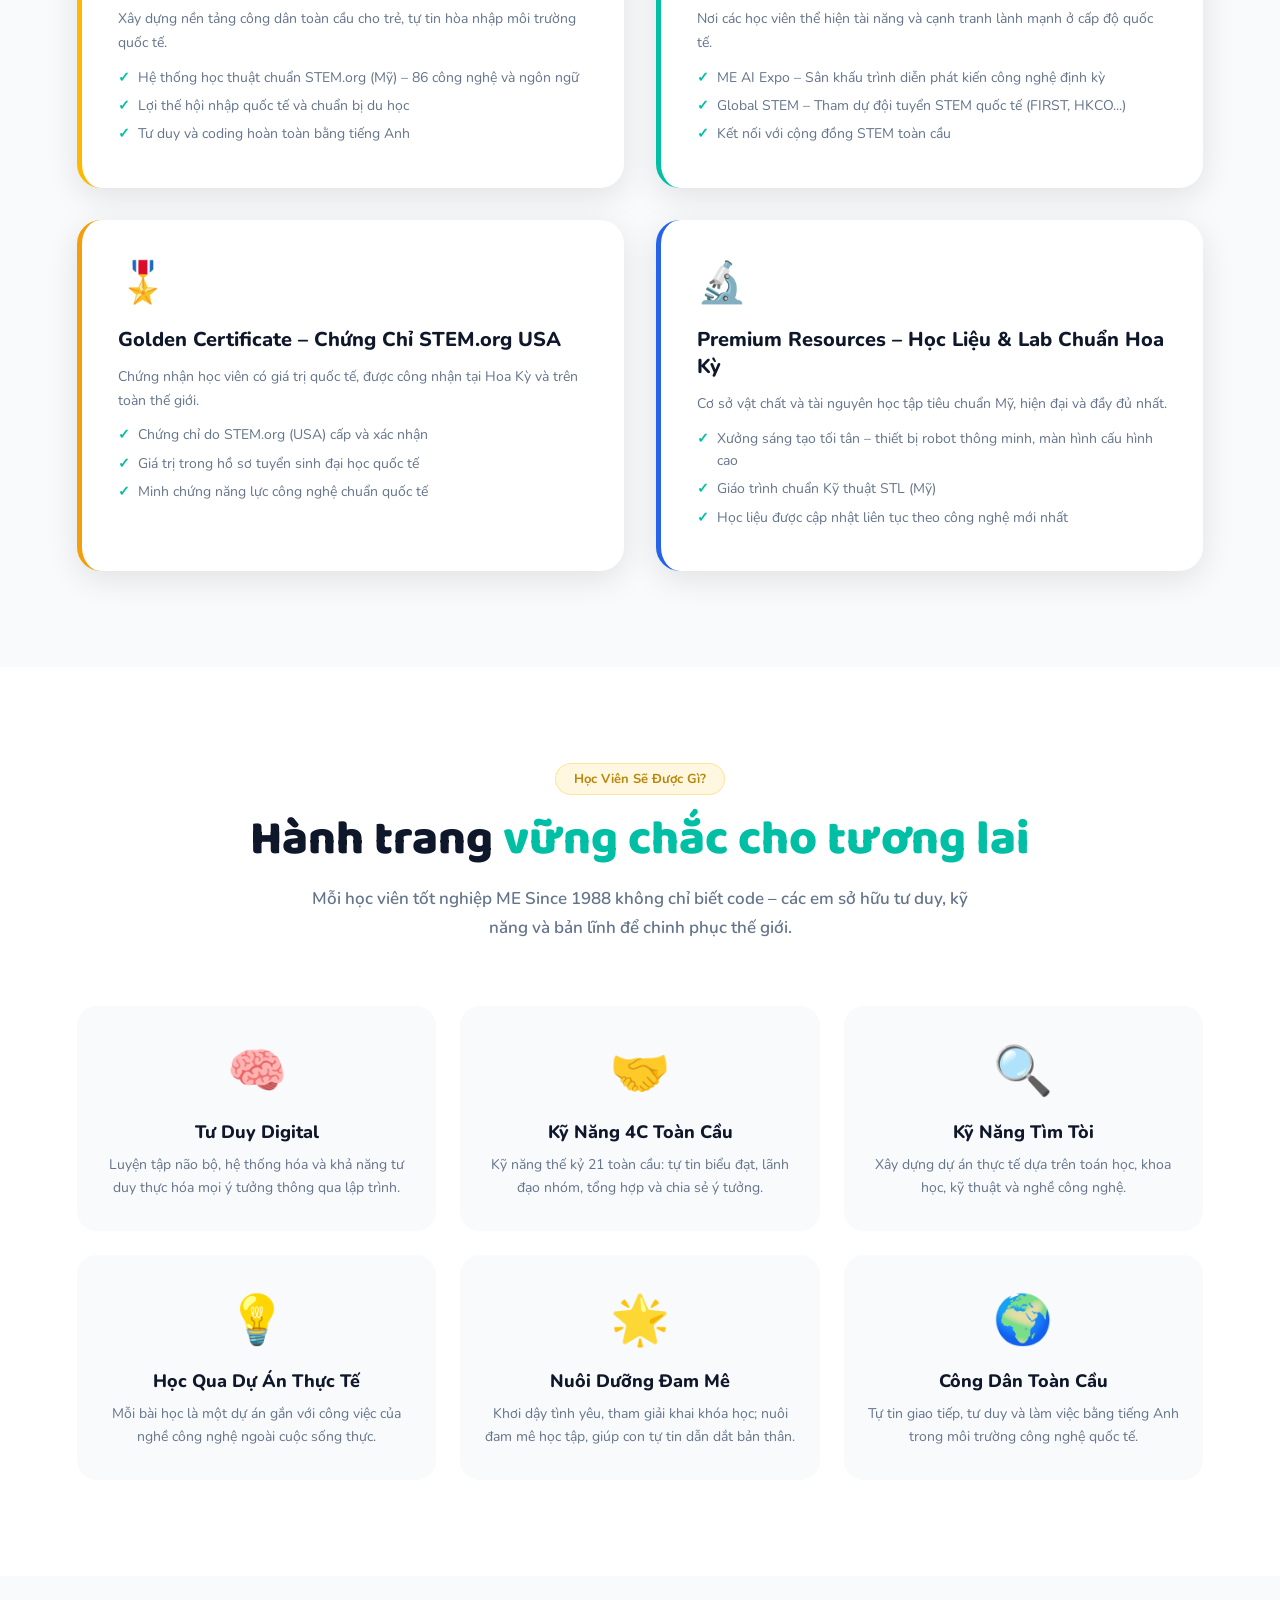
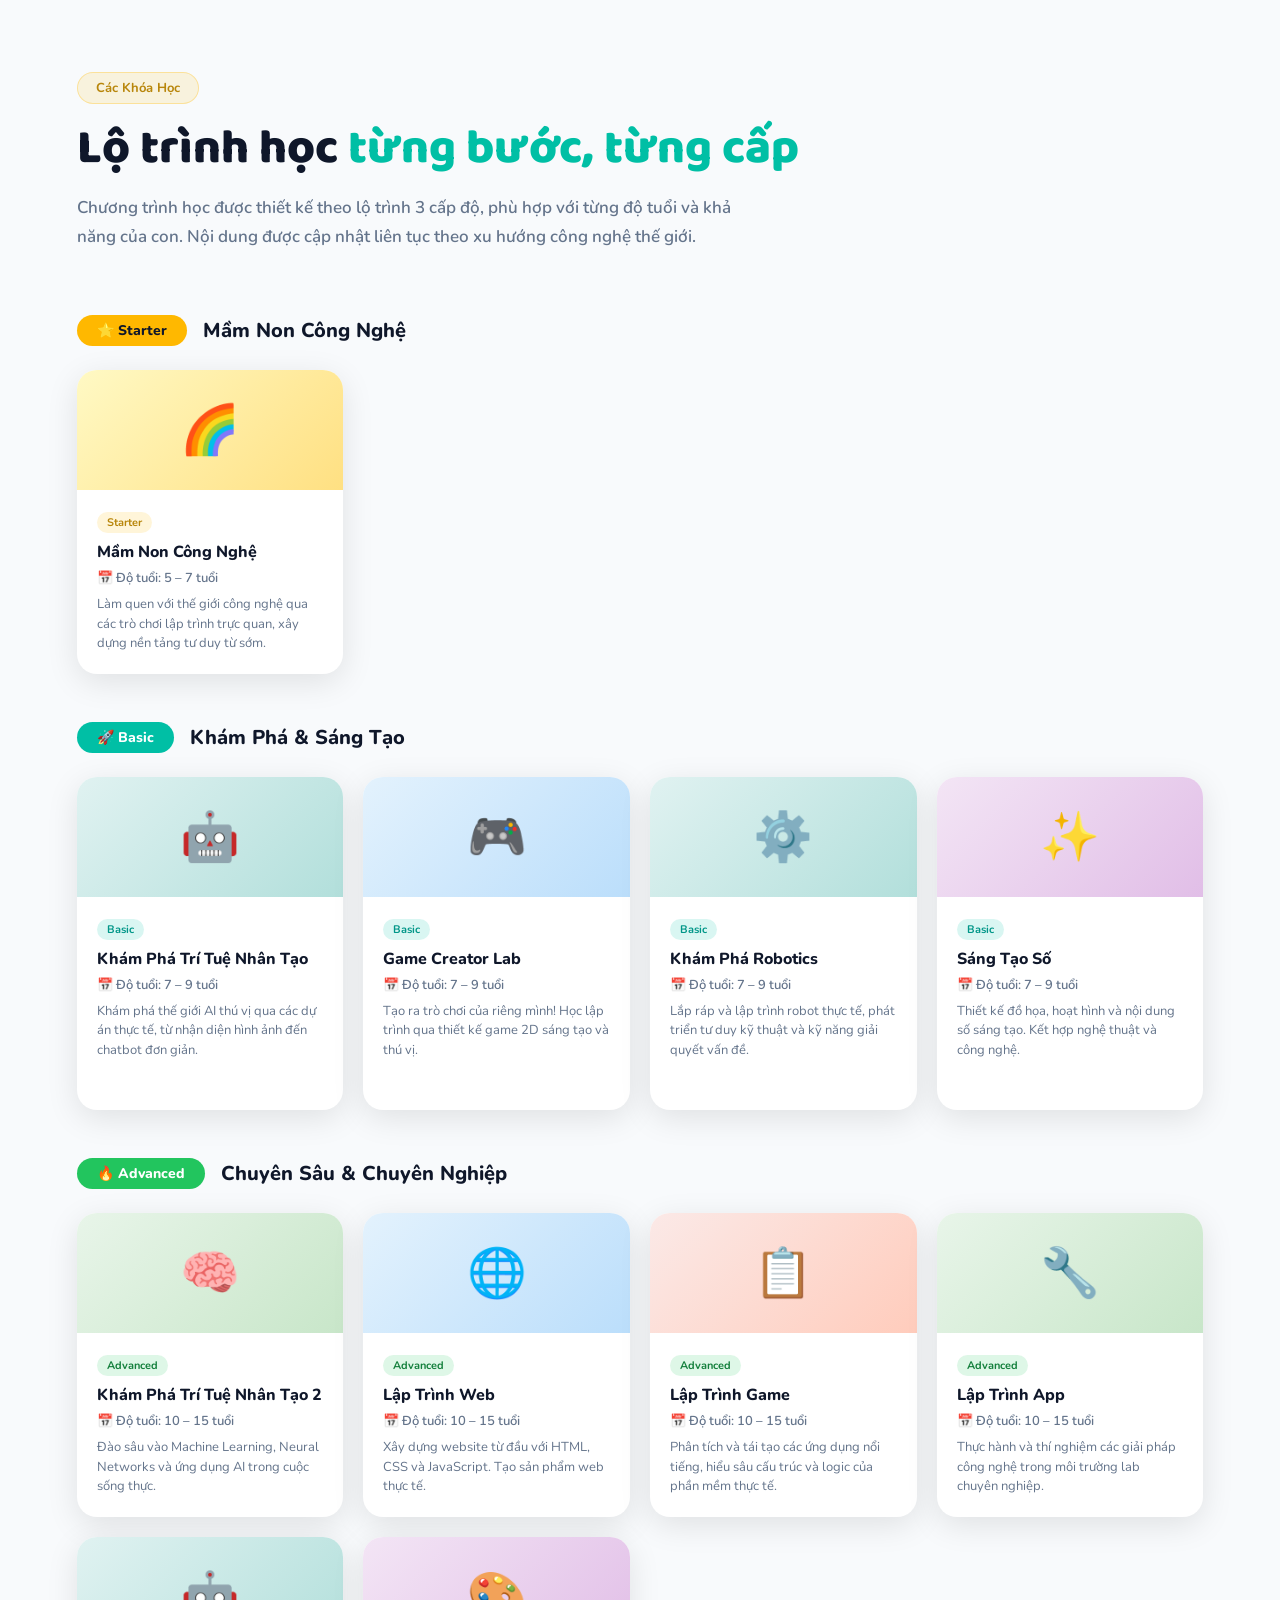
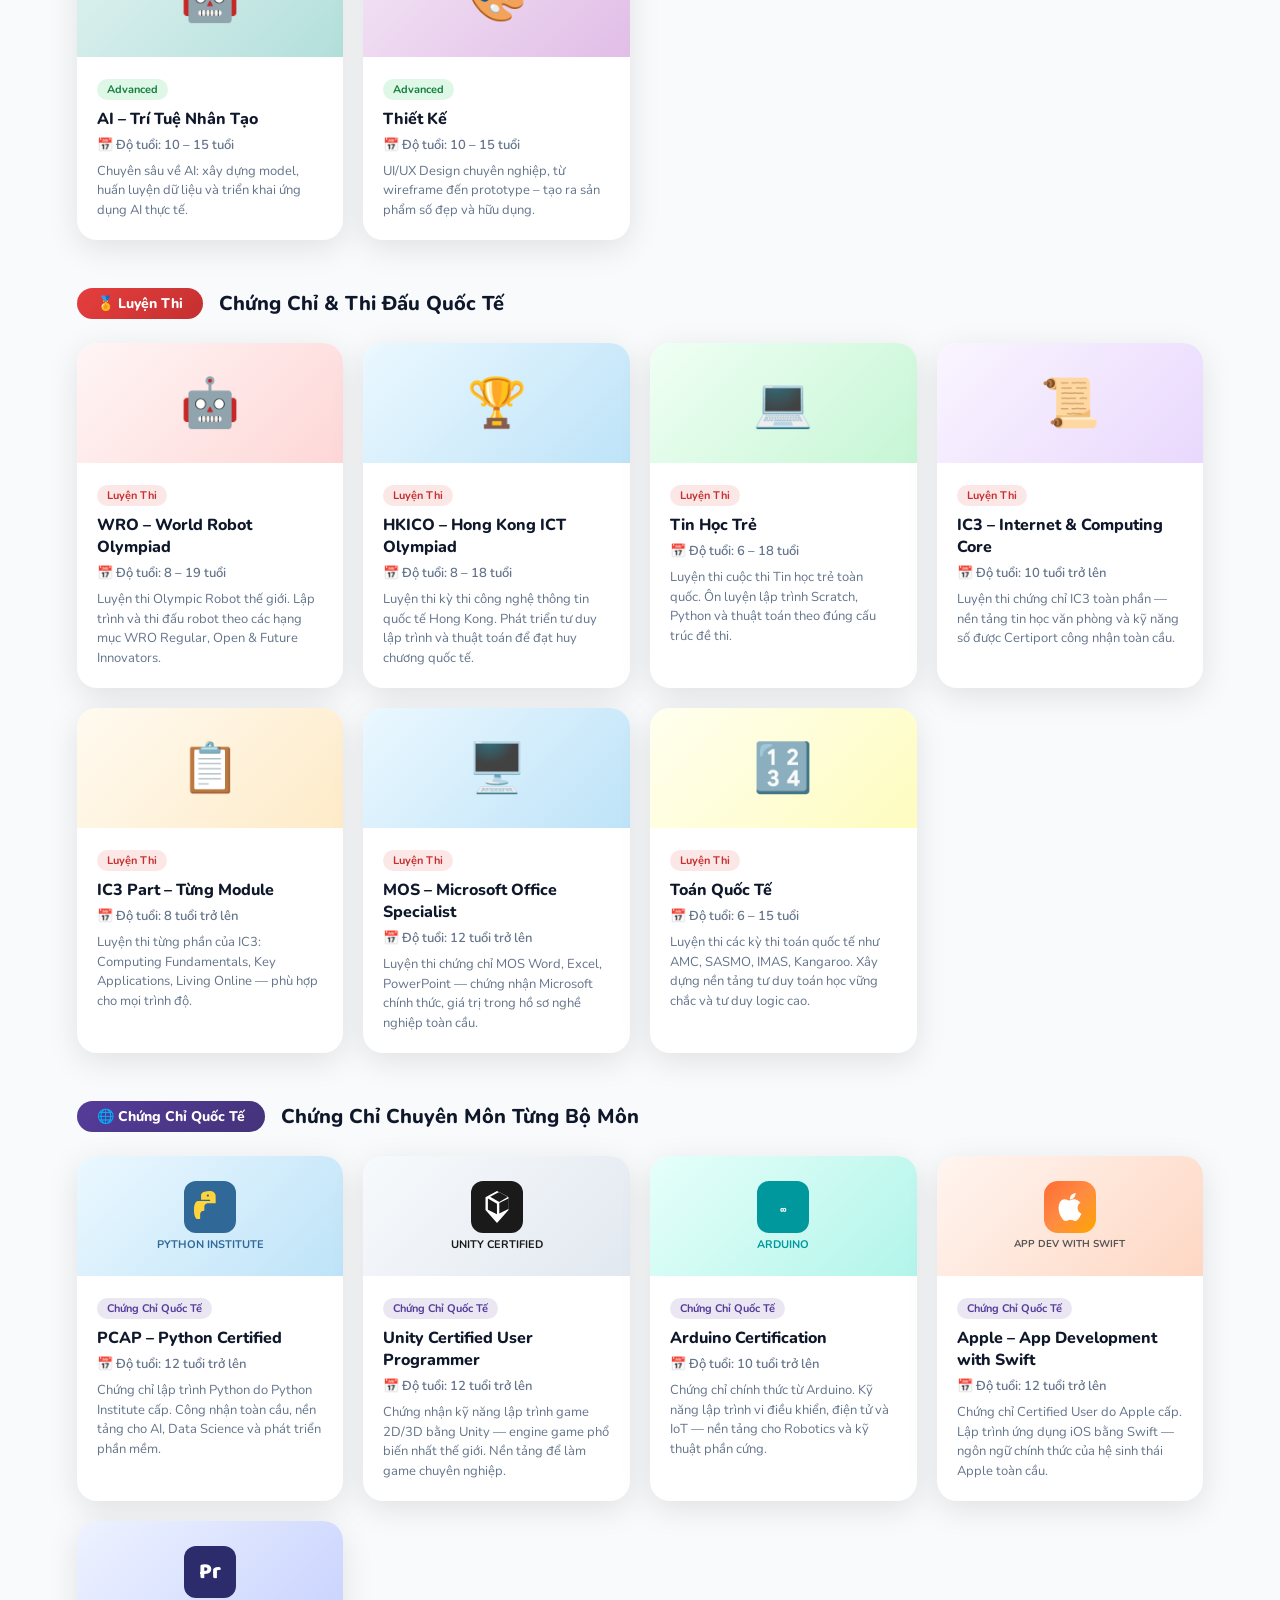
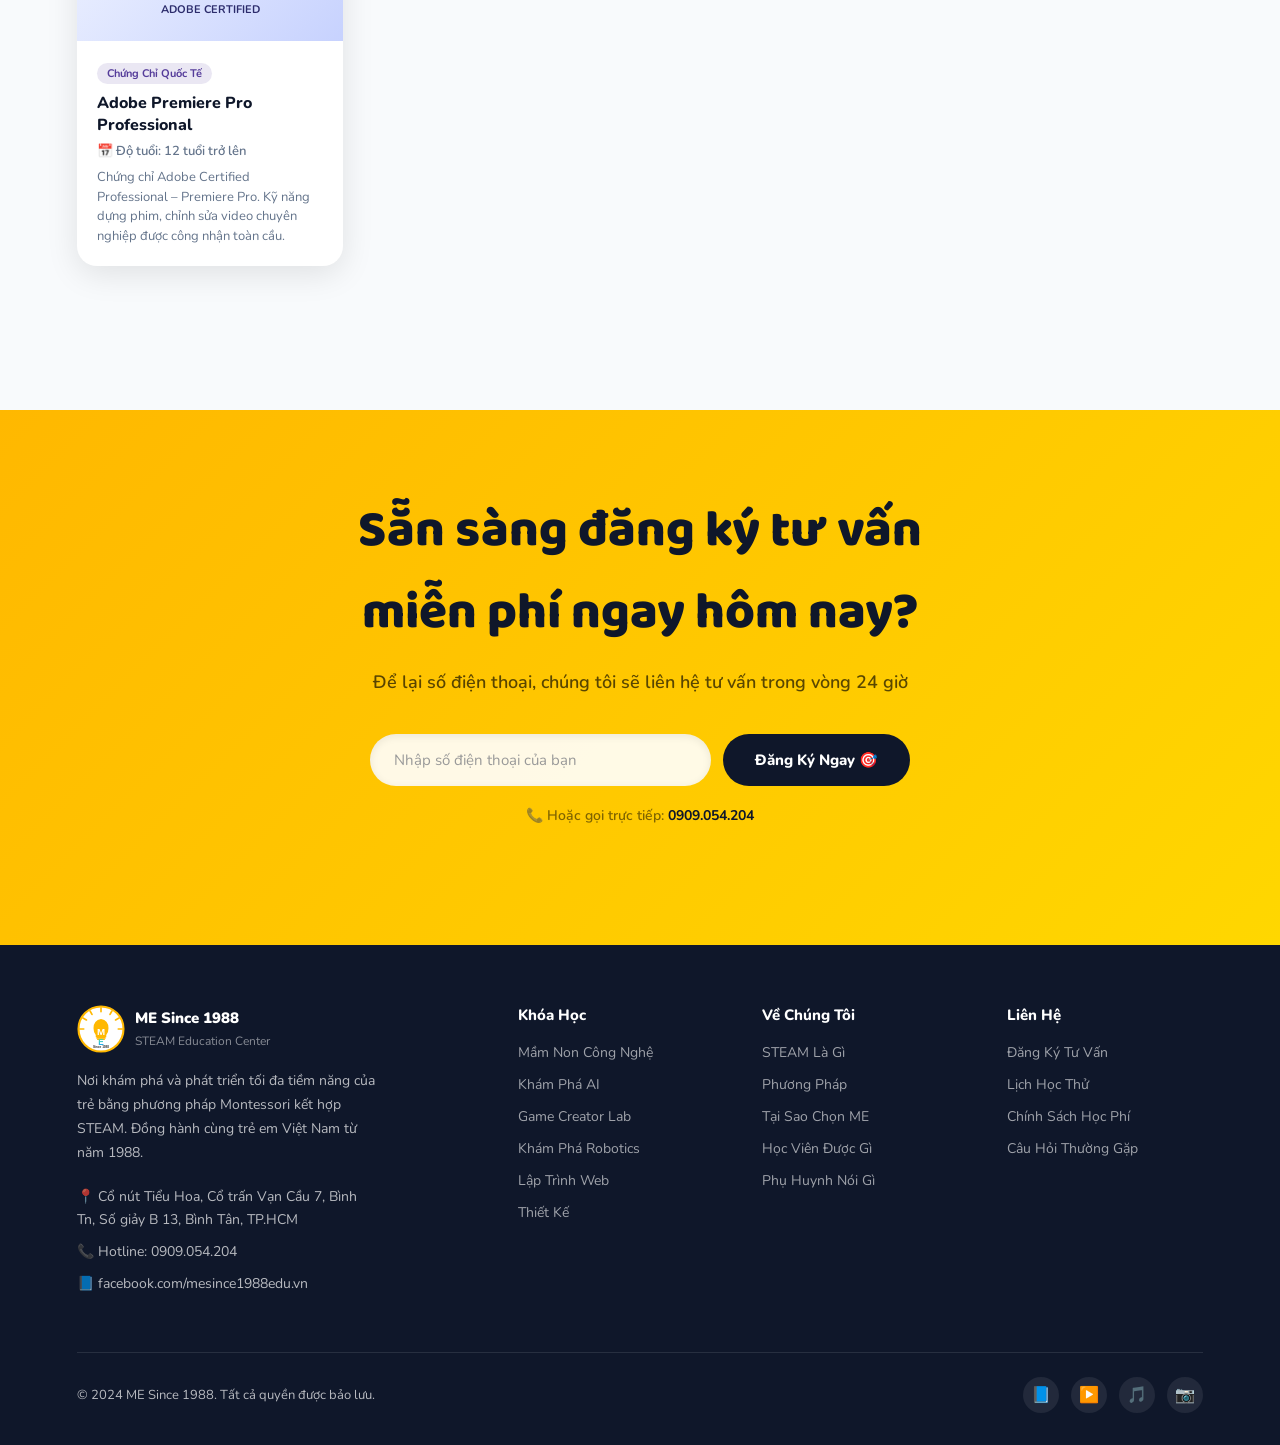
<file: mesince1988.html>
<!DOCTYPE html>
<html lang="vi">
<head>
  <meta charset="UTF-8" />
  <meta name="viewport" content="width=device-width, initial-scale=1.0" />
  <title>ME Since 1988 – STEAM Công Nghệ Cho Trẻ</title>
  <link rel="preconnect" href="https://fonts.googleapis.com" />
  <link href="https://fonts.googleapis.com/css2?family=Nunito:wght@400;600;700;800;900&family=Baloo+2:wght@700;800&display=swap" rel="stylesheet" />
  <style>
    *, *::before, *::after { box-sizing: border-box; margin: 0; padding: 0; }

    :root {
      --yellow: #FFB800;
      --yellow-light: #FFD966;
      --teal: #00BFA5;
      --teal-dark: #009688;
      --green: #2ECC71;
      --blue: #2563EB;
      --navy: #0F172A;
      --navy-soft: #1E293B;
      --white: #FFFFFF;
      --gray-soft: #F8FAFC;
      --gray: #64748B;
      --radius: 20px;
      --shadow: 0 8px 32px rgba(0,0,0,0.10);
      --shadow-lg: 0 20px 60px rgba(0,0,0,0.15);
    }

    html { scroll-behavior: smooth; }

    body {
      font-family: 'Nunito', sans-serif;
      color: var(--navy);
      background: var(--white);
      overflow-x: hidden;
    }

    /* ── NAV ── */
    nav {
      position: fixed; top: 0; left: 0; right: 0; z-index: 999;
      background: rgba(255,255,255,0.96);
      backdrop-filter: blur(12px);
      border-bottom: 2px solid rgba(255,184,0,0.2);
      display: flex; align-items: center; justify-content: space-between;
      padding: 12px 6%;
      transition: box-shadow .3s;
    }
    nav.scrolled { box-shadow: 0 4px 24px rgba(0,0,0,0.10); }

    .nav-logo { display: flex; align-items: center; gap: 12px; text-decoration: none; }
    .nav-logo .logo-icon {
      width: 50px; height: 50px;
      background: var(--yellow);
      border-radius: 50%;
      display: flex; align-items: center; justify-content: center;
      font-family: 'Baloo 2', sans-serif;
      font-weight: 800; font-size: 18px; color: var(--navy);
      box-shadow: 0 4px 12px rgba(255,184,0,0.4);
    }
    .nav-logo .logo-text { line-height: 1.1; }
    .nav-logo .logo-text strong { display: block; font-size: 16px; font-weight: 900; color: var(--navy); }
    .nav-logo .logo-text span { font-size: 11px; color: var(--gray); font-weight: 600; }

    .nav-links { display: flex; gap: 32px; list-style: none; }
    .nav-links a {
      text-decoration: none; font-weight: 700; font-size: 14px;
      color: var(--navy-soft); transition: color .2s;
    }
    .nav-links a:hover { color: var(--yellow); }

    .nav-cta {
      background: var(--yellow); color: var(--navy);
      border: none; border-radius: 50px;
      padding: 10px 24px; font-weight: 800; font-size: 14px;
      cursor: pointer; transition: transform .2s, box-shadow .2s;
      text-decoration: none;
    }
    .nav-cta:hover { transform: translateY(-2px); box-shadow: 0 6px 20px rgba(255,184,0,0.5); }

    .hamburger { display: none; flex-direction: column; gap: 5px; cursor: pointer; }
    .hamburger span { width: 24px; height: 3px; background: var(--navy); border-radius: 3px; transition: .3s; }

    /* ── HERO ── */
    #hero {
      min-height: 100vh;
      background: linear-gradient(135deg, #0F172A 0%, #1E3A5F 50%, #0F4C75 100%);
      display: flex; align-items: center;
      padding: 120px 6% 80px;
      position: relative; overflow: hidden;
    }
    #hero::before {
      content: '';
      position: absolute; inset: 0;
      background: radial-gradient(ellipse 60% 50% at 70% 50%, rgba(255,184,0,0.12) 0%, transparent 70%),
                  radial-gradient(ellipse 40% 60% at 10% 80%, rgba(0,191,165,0.10) 0%, transparent 60%);
    }

    .hero-dots {
      position: absolute; inset: 0; pointer-events: none;
      background-image: radial-gradient(circle, rgba(255,255,255,0.06) 1px, transparent 1px);
      background-size: 32px 32px;
    }

    .hero-content { position: relative; z-index: 2; max-width: 580px; }
    .hero-badge {
      display: inline-flex; align-items: center; gap: 8px;
      background: rgba(255,184,0,0.15); border: 1px solid rgba(255,184,0,0.35);
      color: var(--yellow-light); border-radius: 50px;
      padding: 6px 18px; font-size: 13px; font-weight: 700;
      margin-bottom: 24px;
    }
    .hero-badge .dot { width: 8px; height: 8px; background: var(--yellow); border-radius: 50%; animation: pulse 2s infinite; }

    @keyframes pulse { 0%,100%{opacity:1;transform:scale(1)} 50%{opacity:.5;transform:scale(1.3)} }

    .hero-title {
      font-family: 'Baloo 2', sans-serif;
      font-size: clamp(36px, 5vw, 62px);
      font-weight: 800; line-height: 1.1; color: var(--white);
      margin-bottom: 20px;
    }
    .hero-title .highlight { color: var(--yellow); }

    .hero-sub {
      font-size: 17px; color: rgba(255,255,255,0.75);
      line-height: 1.7; margin-bottom: 36px; font-weight: 600;
    }
    .hero-sub strong { color: var(--yellow-light); }

    .hero-actions { display: flex; gap: 16px; flex-wrap: wrap; }
    .btn-primary {
      background: var(--yellow); color: var(--navy);
      border: none; border-radius: 50px;
      padding: 16px 36px; font-weight: 800; font-size: 16px;
      cursor: pointer; transition: transform .2s, box-shadow .2s;
      text-decoration: none; display: inline-block;
    }
    .btn-primary:hover { transform: translateY(-3px); box-shadow: 0 10px 30px rgba(255,184,0,0.5); }
    .btn-outline {
      background: transparent; color: var(--white);
      border: 2px solid rgba(255,255,255,0.4); border-radius: 50px;
      padding: 14px 32px; font-weight: 700; font-size: 16px;
      cursor: pointer; transition: .2s; text-decoration: none; display: inline-block;
    }
    .btn-outline:hover { border-color: var(--white); background: rgba(255,255,255,0.08); }

    .hero-stats {
      display: flex; gap: 40px; margin-top: 56px;
      padding-top: 36px; border-top: 1px solid rgba(255,255,255,0.1);
    }
    .stat-item .number {
      font-family: 'Baloo 2', sans-serif; font-size: 36px; font-weight: 800;
      color: var(--yellow); line-height: 1;
    }
    .stat-item .label { font-size: 13px; color: rgba(255,255,255,0.6); font-weight: 600; margin-top: 4px; }

    .hero-visual {
      position: absolute; right: 6%; top: 50%; transform: translateY(-50%);
      width: min(420px, 40%); z-index: 2;
    }
    .hero-card-wrap { position: relative; }
    .hero-big-card {
      background: rgba(255,255,255,0.06);
      border: 1px solid rgba(255,255,255,0.12);
      border-radius: 24px; padding: 32px;
      backdrop-filter: blur(16px);
    }
    .steam-letters {
      display: flex; gap: 8px; margin-bottom: 20px;
    }
    .sl {
      width: 54px; height: 54px; border-radius: 14px;
      display: flex; align-items: center; justify-content: center;
      font-family: 'Baloo 2', sans-serif; font-size: 24px; font-weight: 800;
      color: #fff; flex-shrink: 0;
    }
    .sl-s { background: linear-gradient(135deg,#FF6B6B,#FF4E4E); }
    .sl-t { background: linear-gradient(135deg,#4ECDC4,#26A69A); }
    .sl-e { background: linear-gradient(135deg,#45B7D1,#2196F3); }
    .sl-a { background: linear-gradient(135deg,#96CEB4,#4CAF50); }
    .sl-m { background: linear-gradient(135deg,#FFEAA7,#FFB800); color: #333; }

    .hero-big-card h3 { color: #fff; font-size: 20px; font-weight: 800; margin-bottom: 6px; }
    .hero-big-card p { color: rgba(255,255,255,0.6); font-size: 14px; line-height: 1.6; }

    .floating-badge {
      position: absolute;
      background: #fff; border-radius: 16px; padding: 12px 16px;
      box-shadow: var(--shadow-lg); font-weight: 700; font-size: 13px;
      display: flex; align-items: center; gap: 8px;
    }
    .fb-1 { top: -20px; right: -20px; animation: float 3s ease-in-out infinite; }
    .fb-2 { bottom: -20px; left: -20px; animation: float 3s ease-in-out infinite .5s; }
    .fb-3 { top: 50%; right: -30px; transform: translateY(-50%); animation: float 3s ease-in-out infinite 1s; }

    @keyframes float { 0%,100%{transform:translateY(0)} 50%{transform:translateY(-8px)} }
    .fb-2 { animation-name: float2; }
    @keyframes float2 { 0%,100%{transform:translateY(0)} 50%{transform:translateY(-8px)} }
    .fb-3 { animation-name: float3; }
    @keyframes float3 { 0%,100%{transform:translateY(-50%)} 50%{transform:translateY(calc(-50% - 8px)); } }

    .fb-icon { font-size: 20px; }
    .fb-text .t1 { color: var(--navy); font-size: 13px; }
    .fb-text .t2 { color: var(--gray); font-size: 11px; font-weight: 600; }

    /* ── SECTIONS COMMON ── */
    section { padding: 96px 6%; }
    .section-label {
      display: inline-block;
      background: rgba(255,184,0,0.12); color: #B8860B;
      border-radius: 50px; padding: 6px 18px;
      font-size: 13px; font-weight: 700; margin-bottom: 16px;
      border: 1px solid rgba(255,184,0,0.3);
    }
    .section-title {
      font-family: 'Baloo 2', sans-serif;
      font-size: clamp(28px, 4vw, 48px); font-weight: 800;
      line-height: 1.2; color: var(--navy);
    }
    .section-title .accent { color: var(--teal); }
    .section-desc {
      font-size: 17px; color: var(--gray); line-height: 1.7;
      max-width: 680px; margin-top: 16px; font-weight: 600;
    }
    .section-header { margin-bottom: 64px; }
    .section-header.center { text-align: center; }
    .section-header.center .section-desc { margin-left: auto; margin-right: auto; }

    /* ── STEAM SECTION ── */
    #steam { background: var(--gray-soft); }
    .steam-grid { display: grid; grid-template-columns: 1fr 1fr; gap: 64px; align-items: center; }

    .steam-cards { display: grid; grid-template-columns: 1fr 1fr; gap: 16px; }
    .steam-card {
      border-radius: 20px; padding: 24px;
      transition: transform .3s, box-shadow .3s;
      cursor: default;
    }
    .steam-card:hover { transform: translateY(-4px); box-shadow: var(--shadow-lg); }
    .steam-card.full { grid-column: span 2; }
    .steam-card .sc-icon { font-size: 32px; margin-bottom: 12px; }
    .steam-card h4 { font-size: 17px; font-weight: 800; margin-bottom: 8px; color: var(--white); }
    .steam-card p { font-size: 13px; color: rgba(255,255,255,0.82); line-height: 1.6; }

    .sc-science { background: linear-gradient(135deg,#FF6B6B,#EE4444); }
    .sc-tech { background: linear-gradient(135deg,#26A69A,#00897B); }
    .sc-eng { background: linear-gradient(135deg,#2196F3,#1565C0); }
    .sc-art { background: linear-gradient(135deg,#66BB6A,#388E3C); }
    .sc-math { background: linear-gradient(135deg,#FFB800,#F59E0B); }
    .sc-math h4 { color: var(--navy); }
    .sc-math p { color: rgba(0,0,0,0.7); }

    .steam-info { }
    .steam-info .big-quote {
      font-family: 'Baloo 2', sans-serif;
      font-size: clamp(22px,3vw,36px); font-weight: 800;
      line-height: 1.3; color: var(--navy); margin-bottom: 24px;
    }
    .steam-info .big-quote .hl { color: var(--teal); }

    /* ── METHOD SECTION ── */
    #method { background: var(--navy); }
    #method .section-title { color: #fff; }
    #method .section-label { background: rgba(255,184,0,0.15); color: var(--yellow-light); border-color: rgba(255,184,0,0.25); }
    #method .section-desc { color: rgba(255,255,255,0.65); }

    .method-grid { display: grid; grid-template-columns: repeat(3,1fr); gap: 24px; }
    .method-card {
      background: rgba(255,255,255,0.05);
      border: 1px solid rgba(255,255,255,0.10);
      border-radius: var(--radius); padding: 36px 28px;
      transition: background .3s, transform .3s;
    }
    .method-card:hover { background: rgba(255,255,255,0.08); transform: translateY(-4px); }
    .method-card .mc-icon {
      width: 60px; height: 60px; border-radius: 16px;
      display: flex; align-items: center; justify-content: center;
      font-size: 28px; margin-bottom: 20px;
    }
    .mc-pbl .mc-icon { background: rgba(255,184,0,0.2); }
    .mc-montessori .mc-icon { background: rgba(0,191,165,0.2); }
    .mc-4c .mc-icon { background: rgba(37,99,235,0.2); }
    .method-card h3 { font-size: 20px; font-weight: 800; color: #fff; margin-bottom: 10px; }
    .method-card p { font-size: 14px; color: rgba(255,255,255,0.60); line-height: 1.7; }

    .skills-4c { display: grid; grid-template-columns: repeat(2,1fr); gap: 12px; margin-top: 16px; }
    .skill-chip {
      background: rgba(255,255,255,0.08); border-radius: 12px;
      padding: 10px 14px; font-size: 13px; font-weight: 700; color: rgba(255,255,255,.8);
      display: flex; align-items: center; gap: 8px;
    }
    .skill-chip span { font-size: 16px; }

    /* ── WHY ME ── */
    #why { background: var(--gray-soft); }
    .why-grid { display: grid; grid-template-columns: repeat(2,1fr); gap: 32px; }
    .why-card {
      background: #fff; border-radius: 24px; padding: 36px;
      box-shadow: var(--shadow); transition: transform .3s, box-shadow .3s;
      border-left: 5px solid transparent;
    }
    .why-card:hover { transform: translateY(-5px); box-shadow: var(--shadow-lg); }
    .why-card.wc-1 { border-left-color: var(--yellow); }
    .why-card.wc-2 { border-left-color: var(--teal); }
    .why-card.wc-3 { border-left-color: #F59E0B; }
    .why-card.wc-4 { border-left-color: var(--blue); }

    .why-card .wc-icon { font-size: 40px; margin-bottom: 16px; }
    .why-card h3 { font-size: 20px; font-weight: 800; margin-bottom: 12px; color: var(--navy); }
    .why-card p { font-size: 14px; color: var(--gray); line-height: 1.7; }
    .why-card ul { list-style: none; margin-top: 12px; }
    .why-card ul li {
      font-size: 14px; color: var(--gray); line-height: 1.6;
      padding-left: 20px; position: relative; margin-bottom: 6px;
    }
    .why-card ul li::before { content: '✓'; position: absolute; left: 0; color: var(--teal); font-weight: 800; }

    /* ── OUTCOMES ── */
    #outcomes { background: #fff; }
    .outcomes-grid { display: grid; grid-template-columns: repeat(3,1fr); gap: 24px; }
    .outcome-card {
      border-radius: 20px; padding: 32px 24px; text-align: center;
      background: var(--gray-soft); transition: transform .3s, box-shadow .3s;
    }
    .outcome-card:hover { transform: translateY(-5px); box-shadow: var(--shadow-lg); background: #fff; }
    .outcome-card .oc-icon { font-size: 48px; margin-bottom: 16px; }
    .outcome-card h3 { font-size: 18px; font-weight: 800; margin-bottom: 10px; color: var(--navy); }
    .outcome-card p { font-size: 14px; color: var(--gray); line-height: 1.6; }

    /* ── COURSES ── */
    #courses { background: var(--gray-soft); }

    .age-tabs { display: flex; gap: 12px; margin-bottom: 48px; flex-wrap: wrap; }
    .age-tab {
      padding: 10px 24px; border-radius: 50px;
      border: 2px solid #E2E8F0; background: #fff;
      font-weight: 700; font-size: 14px; cursor: pointer;
      transition: .2s; color: var(--gray);
    }
    .age-tab.active, .age-tab:hover {
      background: var(--navy); color: #fff; border-color: var(--navy);
    }

    .course-level { margin-bottom: 48px; }
    .level-header {
      display: flex; align-items: center; gap: 16px; margin-bottom: 24px;
    }
    .level-badge {
      padding: 6px 20px; border-radius: 50px;
      font-weight: 800; font-size: 14px; color: #fff;
    }
    .lb-starter { background: var(--yellow); color: var(--navy); }
    .lb-basic { background: var(--teal); }
    .lb-advanced { background: #22C55E; }
    .lb-exam { background: linear-gradient(135deg,#E53E3E,#C53030); }
    .lb-cert { background: linear-gradient(135deg,#553C9A,#44337A); }
    .level-header h3 { font-size: 20px; font-weight: 800; color: var(--navy); }

    .courses-grid { display: grid; grid-template-columns: repeat(auto-fill, minmax(260px,1fr)); gap: 20px; }
    .course-card {
      background: #fff; border-radius: 20px;
      overflow: hidden; box-shadow: var(--shadow);
      transition: transform .3s, box-shadow .3s;
      cursor: pointer;
    }
    .course-card:hover { transform: translateY(-6px); box-shadow: var(--shadow-lg); }
    .course-card .cc-top {
      height: 120px; display: flex; align-items: center; justify-content: center;
      font-size: 48px;
    }
    .cc-yellow { background: linear-gradient(135deg, #FFF9C4, #FFE082); }
    .cc-teal { background: linear-gradient(135deg, #E0F2F1, #B2DFDB); }
    .cc-green { background: linear-gradient(135deg, #E8F5E9, #C8E6C9); }
    .cc-blue { background: linear-gradient(135deg, #E3F2FD, #BBDEFB); }
    .cc-purple { background: linear-gradient(135deg, #F3E5F5, #E1BEE7); }
    .cc-orange { background: linear-gradient(135deg, #FBE9E7, #FFCCBC); }
    .cc-exam-red { background: linear-gradient(135deg, #FFF5F5, #FED7D7); }
    .cc-exam-blue { background: linear-gradient(135deg, #EBF8FF, #BEE3F8); }
    .cc-exam-green { background: linear-gradient(135deg, #F0FFF4, #C6F6D5); }
    .cc-exam-purple { background: linear-gradient(135deg, #FAF5FF, #E9D8FD); }
    .cc-exam-orange { background: linear-gradient(135deg, #FFFAF0, #FEEBC8); }
    .cc-exam-gold { background: linear-gradient(135deg, #FFFFF0, #FEFCBF); }
    .cc-cert-python { background: linear-gradient(135deg, #EBF8FF, #BEE3F8); }
    .cc-cert-unity  { background: linear-gradient(135deg, #F7FAFC, #E2E8F0); }
    .cc-cert-arduino{ background: linear-gradient(135deg, #E6FFFA, #B2F5EA); }
    .cc-cert-apple  { background: linear-gradient(135deg, #FFF5F0, #FED7C3); }
    .cc-cert-adobe  { background: linear-gradient(135deg, #EEF2FF, #C7D2FE); }

    .course-card .cc-body { padding: 20px; }
    .course-card .cc-tag {
      font-size: 11px; font-weight: 700; padding: 3px 10px;
      border-radius: 50px; display: inline-block; margin-bottom: 8px;
    }
    .tag-starter { background: rgba(255,184,0,0.15); color: #B8860B; }
    .tag-basic { background: rgba(0,191,165,0.15); color: var(--teal-dark); }
    .tag-advanced { background: rgba(34,197,94,0.15); color: #15803D; }
    .tag-exam { background: rgba(229,62,62,0.12); color: #C53030; }
    .tag-cert { background: rgba(85,60,154,0.12); color: #553C9A; }
    .course-card h4 { font-size: 16px; font-weight: 800; color: var(--navy); margin-bottom: 6px; }
    .course-card .cc-age { font-size: 13px; color: var(--gray); font-weight: 600; }
    .course-card .cc-desc { font-size: 13px; color: var(--gray); margin-top: 8px; line-height: 1.5; }

    /* ── TESTIMONIALS ── */
    #testimonials { background: var(--navy); }
    #testimonials .section-title { color: #fff; }
    #testimonials .section-label { background: rgba(255,184,0,0.15); color: var(--yellow-light); border-color: rgba(255,184,0,0.25); }
    #testimonials .section-desc { color: rgba(255,255,255,0.6); }

    .testimonials-grid { display: grid; grid-template-columns: repeat(3,1fr); gap: 24px; }
    .testi-card {
      background: rgba(255,255,255,0.05); border: 1px solid rgba(255,255,255,0.10);
      border-radius: 20px; padding: 28px;
    }
    .testi-stars { color: var(--yellow); font-size: 16px; margin-bottom: 14px; }
    .testi-text { font-size: 14px; color: rgba(255,255,255,0.80); line-height: 1.7; font-style: italic; margin-bottom: 20px; }
    .testi-author { display: flex; align-items: center; gap: 12px; }
    .testi-avatar {
      width: 44px; height: 44px; border-radius: 50%;
      display: flex; align-items: center; justify-content: center;
      font-size: 18px; font-weight: 800;
    }
    .testi-author .ta-info strong { color: #fff; font-size: 14px; }
    .testi-author .ta-info span { display: block; color: rgba(255,255,255,0.5); font-size: 12px; }

    /* ── CTA SECTION ── */
    #cta {
      background: linear-gradient(135deg, var(--yellow) 0%, #FFD700 100%);
      padding: 80px 6%; text-align: center;
    }
    #cta h2 {
      font-family: 'Baloo 2', sans-serif;
      font-size: clamp(28px,4vw,52px); font-weight: 800;
      color: var(--navy); margin-bottom: 16px;
    }
    #cta p { font-size: 18px; color: rgba(0,0,0,0.65); font-weight: 600; margin-bottom: 40px; }
    .cta-form { display: flex; gap: 12px; max-width: 540px; margin: 0 auto; }
    .cta-form input {
      flex: 1; padding: 16px 24px; border-radius: 50px;
      border: none; font-size: 15px; font-family: 'Nunito', sans-serif;
      outline: none; background: rgba(255,255,255,0.9);
      box-shadow: inset 0 2px 8px rgba(0,0,0,0.08);
    }
    .cta-form input::placeholder { color: #999; }
    .btn-dark {
      background: var(--navy); color: #fff;
      border: none; border-radius: 50px; padding: 16px 32px;
      font-weight: 800; font-size: 15px; cursor: pointer;
      white-space: nowrap; transition: transform .2s, box-shadow .2s;
      font-family: 'Nunito', sans-serif;
    }
    .btn-dark:hover { transform: translateY(-2px); box-shadow: 0 8px 24px rgba(0,0,0,0.25); }

    /* ── FOOTER ── */
    footer {
      background: var(--navy); color: rgba(255,255,255,0.70);
      padding: 60px 6% 32px;
    }
    .footer-grid { display: grid; grid-template-columns: 2fr 1fr 1fr 1fr; gap: 48px; margin-bottom: 48px; }
    .footer-brand .fb-logo {
      display: flex; align-items: center; gap: 10px; margin-bottom: 16px;
    }
    .footer-brand .fb-logo .logo-icon {
      width: 44px; height: 44px; background: var(--yellow); border-radius: 50%;
      display: flex; align-items: center; justify-content: center;
      font-weight: 800; font-size: 15px; color: var(--navy);
    }
    .footer-brand .fb-logo strong { color: #fff; font-size: 15px; font-weight: 900; }
    .footer-brand p { font-size: 14px; line-height: 1.7; max-width: 300px; }
    .footer-brand .contact-info { margin-top: 20px; }
    .footer-brand .contact-info p { display: flex; align-items: flex-start; gap: 8px; margin-bottom: 8px; }
    .footer-col h4 { color: #fff; font-size: 15px; font-weight: 800; margin-bottom: 16px; }
    .footer-col ul { list-style: none; }
    .footer-col ul li { margin-bottom: 10px; }
    .footer-col ul li a { color: rgba(255,255,255,0.6); text-decoration: none; font-size: 14px; transition: color .2s; }
    .footer-col ul li a:hover { color: var(--yellow); }
    .footer-bottom {
      border-top: 1px solid rgba(255,255,255,0.1);
      padding-top: 24px; display: flex; justify-content: space-between;
      align-items: center; font-size: 13px;
    }
    .social-links { display: flex; gap: 12px; }
    .social-link {
      width: 36px; height: 36px; border-radius: 50%;
      background: rgba(255,255,255,0.08); display: flex; align-items: center;
      justify-content: center; text-decoration: none; font-size: 16px;
      transition: background .2s;
    }
    .social-link:hover { background: var(--yellow); }

    /* ── COURSE DETAIL BUTTON ── */
    .has-detail { cursor: pointer; }
    .has-detail:hover .cc-detail-btn { opacity: 1; transform: translateY(0); }
    .cc-detail-btn {
      margin-top: 12px; font-size: 13px; font-weight: 800;
      color: var(--teal); opacity: 0; transform: translateY(6px);
      transition: .2s;
    }

    /* ── MODAL ── */
    .modal-overlay {
      position: fixed; inset: 0; z-index: 2000;
      background: rgba(10,15,30,0.80);
      backdrop-filter: blur(6px);
      display: flex; align-items: center; justify-content: center;
      opacity: 0; pointer-events: none;
      transition: opacity .3s;
      padding: 20px;
    }
    .modal-overlay.open { opacity: 1; pointer-events: all; }

    .modal-box {
      background: #fff; border-radius: 28px;
      width: 100%; max-width: 960px;
      max-height: 90vh; display: flex; flex-direction: column;
      transform: scale(.95) translateY(20px);
      transition: transform .3s;
      overflow: hidden;
    }
    .modal-overlay.open .modal-box { transform: scale(1) translateY(0); }

    .modal-head {
      padding: 28px 36px 20px;
      border-bottom: 1px solid #F1F5F9;
      display: flex; align-items: flex-start; justify-content: space-between;
      flex-shrink: 0;
    }
    .modal-head-info .mh-label {
      font-size: 12px; font-weight: 700; color: var(--teal);
      text-transform: uppercase; letter-spacing: 1px; margin-bottom: 6px;
    }
    .modal-head-info h2 {
      font-family: 'Baloo 2', sans-serif; font-size: 26px;
      font-weight: 800; color: var(--navy); margin-bottom: 8px;
    }
    .modal-meta { display: flex; gap: 16px; flex-wrap: wrap; }
    .modal-meta span {
      font-size: 13px; color: var(--gray); font-weight: 600;
      display: flex; align-items: center; gap: 5px;
    }
    .modal-close {
      width: 40px; height: 40px; border-radius: 50%;
      border: none; background: #F1F5F9; cursor: pointer;
      font-size: 18px; display: flex; align-items: center; justify-content: center;
      transition: background .2s; flex-shrink: 0; margin-left: 16px;
    }
    .modal-close:hover { background: #E2E8F0; }

    .modal-levels {
      display: flex; gap: 8px; padding: 16px 36px;
      border-bottom: 1px solid #F1F5F9;
      flex-shrink: 0; overflow-x: auto;
    }
    .level-tab {
      padding: 8px 22px; border-radius: 50px;
      border: 2px solid #E2E8F0; background: #fff;
      font-weight: 800; font-size: 14px; cursor: pointer;
      transition: .2s; color: var(--gray); white-space: nowrap;
    }
    .level-tab.active { background: var(--navy); color: #fff; border-color: var(--navy); }

    .modal-body {
      flex: 1; overflow-y: auto; padding: 28px 36px;
    }

    .lessons-grid {
      display: grid; grid-template-columns: repeat(auto-fill, minmax(200px, 1fr));
      gap: 16px;
    }
    .lesson-card {
      border-radius: 16px; overflow: hidden;
      border: 1px solid #E2E8F0;
      transition: transform .2s, box-shadow .2s;
      background: #fff;
    }
    .lesson-card:hover { transform: translateY(-3px); box-shadow: var(--shadow); }

    .lesson-img {
      width: 100%; aspect-ratio: 4/3; object-fit: cover;
      background: linear-gradient(135deg, #F0F9FF, #E0F2FE);
      display: block;
    }
    .lesson-img-placeholder {
      width: 100%; aspect-ratio: 4/3;
      background: linear-gradient(135deg, #F8FAFC, #F1F5F9);
      display: flex; align-items: center; justify-content: center;
      font-size: 36px;
    }

    .lesson-info { padding: 12px; }
    .lesson-num {
      font-size: 11px; font-weight: 700; color: var(--gray);
      text-transform: uppercase; letter-spacing: .5px; margin-bottom: 4px;
    }
    .lesson-title {
      font-size: 13px; font-weight: 800; color: var(--navy);
      line-height: 1.4; margin-bottom: 8px;
    }
    .lesson-tool {
      display: inline-block; font-size: 11px; font-weight: 700;
      padding: 3px 10px; border-radius: 50px;
      background: rgba(0,191,165,0.12); color: var(--teal-dark);
    }
    .lesson-card.is-project .lesson-info { background: #FFFBEB; }
    .lesson-card.is-project .lesson-title { color: #92400E; }

    @media (max-width: 600px) {
      .modal-head { padding: 20px; }
      .modal-levels { padding: 12px 20px; }
      .modal-body { padding: 16px 20px; }
      .lessons-grid { grid-template-columns: 1fr 1fr; }
    }

    /* ── INTRO VIEW ── */
    .intro-wrap { grid-column: 1 / -1; }

    .intro-meta-grid {
      display: grid; grid-template-columns: repeat(auto-fill, minmax(200px,1fr));
      gap: 12px; margin-bottom: 28px;
    }
    .intro-meta-card {
      display: flex; align-items: center; gap: 12px;
      background: var(--gray-soft); border-radius: 14px; padding: 14px 16px;
      border: 1px solid #E2E8F0;
    }
    .imc-icon { font-size: 24px; flex-shrink: 0; }
    .imc-label { font-size: 11px; font-weight: 700; color: var(--gray); text-transform: uppercase; letter-spacing: .5px; }
    .imc-val   { font-size: 14px; font-weight: 800; color: var(--navy); margin-top: 2px; }

    .intro-body {
      display: grid; grid-template-columns: 1fr 1fr; gap: 24px;
    }
    @media (max-width: 680px) { .intro-body { grid-template-columns: 1fr; } }

    .intro-col-title {
      font-size: 16px; font-weight: 800; color: var(--navy);
      margin-bottom: 14px; padding-bottom: 10px;
      border-bottom: 2px solid #F1F5F9;
    }
    .intro-text {
      font-size: 14px; color: var(--gray); line-height: 1.85; font-weight: 600;
    }
    .outcome-sec { margin-bottom: 18px; }
    .outcome-sec-title {
      font-size: 13px; font-weight: 800; color: var(--navy);
      margin-bottom: 8px;
    }
    .outcome-sec ul { list-style: none; padding: 0; }
    .outcome-sec ul li {
      font-size: 13px; color: var(--gray); line-height: 1.6;
      padding: 4px 0 4px 18px; position: relative;
    }
    .outcome-sec ul li::before {
      content: '→'; position: absolute; left: 0; color: var(--teal); font-weight: 800;
    }

    /* ── LESSON DETAIL PANEL ── */
    .lesson-panel-overlay {
      position: fixed; inset: 0; z-index: 3000;
      background: rgba(10,15,30,0.5);
      display: flex; align-items: center; justify-content: flex-end;
      opacity: 0; pointer-events: none;
      transition: opacity .25s;
    }
    .lesson-panel-overlay.open { opacity: 1; pointer-events: all; }

    .lesson-panel {
      background: #fff; width: min(480px, 95vw);
      height: 100vh; display: flex; flex-direction: column;
      transform: translateX(100%);
      transition: transform .3s cubic-bezier(.4,0,.2,1);
      overflow: hidden;
    }
    .lesson-panel-overlay.open .lesson-panel { transform: translateX(0); }

    .lp-head {
      padding: 24px 24px 16px;
      border-bottom: 1px solid #F1F5F9;
      display: flex; justify-content: space-between; align-items: flex-start;
      flex-shrink: 0; gap: 12px;
    }
    .lp-bai { font-size: 12px; font-weight: 700; color: var(--teal); text-transform: uppercase; letter-spacing: .5px; margin-bottom: 4px; }
    .lp-title { font-family: 'Baloo 2',sans-serif; font-size: 18px; font-weight: 800; color: var(--navy); margin-bottom: 8px; line-height: 1.3; }

    .lp-body { flex: 1; overflow-y: auto; padding: 20px 24px 32px; }

    .lp-img-wrap { margin-bottom: 20px; border-radius: 16px; overflow: hidden; }
    .lp-img-wrap img { width: 100%; display: block; aspect-ratio: 4/3; object-fit: cover; }
    .lp-img-placeholder {
      width: 100%; aspect-ratio: 4/3;
      background: linear-gradient(135deg,#F0F9FF,#E0F2FE);
      display: flex; align-items: center; justify-content: center; font-size: 56px;
    }

    .lp-block { background: var(--gray-soft); border-radius: 16px; padding: 18px 20px; margin-bottom: 14px; }
    .lp-block-label { font-size: 13px; font-weight: 800; color: var(--navy); margin-bottom: 10px; }
    .lp-block p { font-size: 14px; color: var(--gray); line-height: 1.8; white-space: pre-line; }

    /* ── SCROLL ANIMATION ── */
    .fade-up {
      opacity: 0; transform: translateY(30px);
      transition: opacity .6s ease, transform .6s ease;
    }
    .fade-up.visible { opacity: 1; transform: translateY(0); }

    /* ── RESPONSIVE ── */
    @media (max-width: 1024px) {
      .hero-visual { display: none; }
      .steam-grid { grid-template-columns: 1fr; }
      .method-grid { grid-template-columns: 1fr 1fr; }
      .footer-grid { grid-template-columns: 1fr 1fr; }
    }
    @media (max-width: 768px) {
      .nav-links, .nav-cta { display: none; }
      .hamburger { display: flex; }
      .why-grid, .outcomes-grid, .testimonials-grid { grid-template-columns: 1fr; }
      .method-grid { grid-template-columns: 1fr; }
      .hero-stats { gap: 24px; }
      .cta-form { flex-direction: column; }
      .footer-grid { grid-template-columns: 1fr; gap: 32px; }
      .steam-cards { grid-template-columns: 1fr; }
      .steam-card.full { grid-column: span 1; }
      .footer-bottom { flex-direction: column; gap: 16px; text-align: center; }
    }
  </style>
</head>
<body>

<!-- ── NAV ── -->
<nav id="mainNav">
  <a href="#hero" class="nav-logo">
    <svg width="52" height="52" viewBox="0 0 640 640" xmlns="http://www.w3.org/2000/svg" style="flex-shrink:0;">
      <defs>
        <linearGradient id="eGrad" x1="0" y1="0" x2="0" y2="1">
          <stop offset="0%" stop-color="#7ED56F"/>
          <stop offset="50%" stop-color="#30C5D2"/>
          <stop offset="100%" stop-color="#1E90FF"/>
        </linearGradient>
      </defs>
      <!-- outer circle -->
      <circle cx="320" cy="320" r="300" fill="white" stroke="#FFB800" stroke-width="28"/>
      <!-- sun rays -->
      <g stroke="#FFB800" stroke-width="22" stroke-linecap="round">
        <line x1="320" y1="38" x2="320" y2="90"/>
        <line x1="466" y1="80" x2="440" y2="126"/>
        <line x1="560" y1="174" x2="514" y2="200"/>
        <line x1="602" y1="320" x2="550" y2="320"/>
        <line x1="174" y1="80" x2="200" y2="126"/>
        <line x1="80" y1="174" x2="126" y2="200"/>
        <line x1="38" y1="320" x2="90" y2="320"/>
      </g>
      <!-- bulb body -->
      <path d="M220 310 Q220 200 320 185 Q420 200 420 310 Q420 370 390 400 L390 430 L250 430 L250 400 Q220 370 220 310Z" fill="#FFB800"/>
      <!-- bulb base -->
      <rect x="258" y="428" width="124" height="22" rx="8" fill="#FFB800"/>
      <rect x="268" y="450" width="104" height="18" rx="8" fill="#FFB800"/>
      <!-- M letter -->
      <text x="320" y="400" text-anchor="middle" font-family="Arial Black,sans-serif" font-weight="900" font-size="130" fill="white">M</text>
      <!-- E letter gradient -->
      <text x="320" y="530" text-anchor="middle" font-family="Arial Black,sans-serif" font-weight="900" font-size="110" fill="url(#eGrad)">E</text>
      <!-- Since 1988 -->
      <text x="320" y="578" text-anchor="middle" font-family="Arial,sans-serif" font-weight="700" font-size="42" fill="#333">Since 1988</text>
    </svg>
    <div class="logo-text">
      <strong>ME Since 1988</strong>
      <span>STEAM Education Center</span>
    </div>
  </a>
  <ul class="nav-links">
    <li><a href="#steam">STEAM Là Gì</a></li>
    <li><a href="#method">Phương Pháp</a></li>
    <li><a href="#why">Tại Sao Chọn ME</a></li>
    <li><a href="#courses">Khóa Học</a></li>
  </ul>
  <a href="#cta" class="nav-cta">Đăng Ký Tư Vấn</a>
  <div class="hamburger" id="hamburger">
    <span></span><span></span><span></span>
  </div>
</nav>

<!-- ── HERO ── -->
<section id="hero">
  <div class="hero-dots"></div>
  <div class="hero-content">
    <h1 class="hero-title">
      Tại ME Since 1988,<br>
      con <span class="highlight">KHÔNG CHỈ</span><br>
      học lập trình
    </h1>
    <p class="hero-sub">
      Con học cách <strong>dùng ngôn ngữ toàn cầu</strong> và
      <strong>công nghệ tương lai</strong> để kể câu chuyện
      của chính mình.
    </p>
    <div class="hero-actions">
      <a href="#cta" class="btn-primary">🎯 Đăng Ký Tư Vấn Miễn Phí</a>
      <a href="#courses" class="btn-outline">Xem Khóa Học</a>
    </div>
    <div class="hero-stats">
      <div class="stat-item">
        <div class="number">35+</div>
        <div class="label">Năm kinh nghiệm</div>
      </div>
      <div class="stat-item">
        <div class="number">10K+</div>
        <div class="label">Học viên đã học</div>
      </div>
      <div class="stat-item">
        <div class="number">100%</div>
        <div class="label">Giáo viên chứng chỉ quốc tế</div>
      </div>
    </div>
  </div>

  <div class="hero-visual">
    <div class="hero-card-wrap">
      <div class="hero-big-card">
        <div class="steam-letters">
          <div class="sl sl-s">S</div>
          <div class="sl sl-t">T</div>
          <div class="sl sl-e">E</div>
          <div class="sl sl-a">A</div>
          <div class="sl sl-m">M</div>
        </div>
        <h3>Năng lực mới của thế kỷ 21</h3>
        <p>Đừng chỉ dạy con đọc chữ, hãy dạy con cách đọc cả thế giới!</p>
      </div>
      <div class="floating-badge fb-1">
        <span class="fb-icon">🏆</span>
        <div class="fb-text">
          <div class="t1">Chứng chỉ STEM.org</div>
          <div class="t2">Công nhận quốc tế USA</div>
        </div>
      </div>
      <div class="floating-badge fb-2">
        <span class="fb-icon">🤖</span>
        <div class="fb-text">
          <div class="t1">AI & Robotics</div>
          <div class="t2">Công nghệ tương lai</div>
        </div>
      </div>
      <div class="floating-badge fb-3">
        <span class="fb-icon">🌏</span>
        <div class="fb-text">
          <div class="t1">Global Citizen</div>
          <div class="t2">Coding in English</div>
        </div>
      </div>
    </div>
  </div>
</section>

<!-- ── STEAM LÀ GÌ ── -->
<section id="steam">
  <div class="steam-grid">
    <div class="steam-info fade-up">
      <span class="section-label">STEAM Là Gì?</span>
      <p class="big-quote">
        Đừng chỉ dạy con đọc chữ,<br>
        hãy dạy con cách <span class="hl">đọc cả thế giới!</span>
      </p>
      <p style="font-size:16px;color:var(--gray);line-height:1.8;font-weight:600;">
        STEAM là phương pháp giáo dục tích hợp 5 lĩnh vực cốt lõi:
        <strong>Science – Technology – Engineering – Arts – Mathematics</strong>.
        Từ khi Since Me 1988, phương pháp này giúp các em bước ra khỏi khuôn
        sách để quan sát thế giới, giải quyết thách thức bằng tư duy kỹ thuật
        và kết nối tâm hồn qua bằng kỹ năng nghệ thuật.
      </p>
      <div style="margin-top:24px;padding:20px 24px;background:#fff;border-radius:16px;box-shadow:var(--shadow);border-left:4px solid var(--teal);">
        <p style="font-style:italic;color:var(--navy);font-size:15px;font-weight:700;line-height:1.7;">
          "STEAM – Nền tảng vững chắc để con tự tin kiến tạo tương lai"
        </p>
      </div>
    </div>

    <div class="steam-cards fade-up">
      <div class="steam-card sc-science">
        <div class="sc-icon">🔬</div>
        <h4>Science – Khoa học</h4>
        <p>Cung cấp kiến thức để tìm câu trả lời, quan sát và thí nghiệm một cách khoa học nhất.</p>
      </div>
      <div class="steam-card sc-tech">
        <div class="sc-icon">💻</div>
        <h4>Technology – Công nghệ</h4>
        <p>Đào tạo cách sử dụng và quản lý công nghệ trong cuộc sống tương lai.</p>
      </div>
      <div class="steam-card sc-eng">
        <div class="sc-icon">⚙️</div>
        <h4>Engineering – Kỹ thuật</h4>
        <p>Thúc đẩy phát triển những giải pháp ứng dụng – thế giới nói một ngôn ngữ chung, cùng chia sẻ.</p>
      </div>
      <div class="steam-card sc-art">
        <div class="sc-icon">🎨</div>
        <h4>Arts – Nghệ thuật</h4>
        <p>Tư duy thêm sáng tạo, sử dụng đa chiều, kết nối đa ngôn ngữ và văn hóa.</p>
      </div>
      <div class="steam-card sc-math full">
        <div class="sc-icon">📐</div>
        <h4>Mathematics – Toán học</h4>
        <p>Xây dựng tư duy logic và cấu trúc nền tảng để ứng dụng vào mọi môn học và cuộc sống.</p>
      </div>
    </div>
  </div>
</section>

<!-- ── PHƯƠNG PHÁP ── -->
<section id="method">
  <div class="section-header center fade-up">
    <span class="section-label">Phương Pháp Giảng Dạy</span>
    <h2 class="section-title" style="color:#fff;">
      Ba trụ cột <span style="color:var(--yellow);">tạo nên sự khác biệt</span>
    </h2>
    <p class="section-desc">
      Kết hợp 3 phương pháp giáo dục tiên tiến nhất thế giới, ME Since 1988
      tạo nên môi trường học tập độc đáo — nơi mỗi đứa trẻ được phát triển
      toàn diện theo đúng nhịp của mình.
    </p>
  </div>

  <div class="method-grid fade-up">
    <div class="method-card mc-pbl">
      <div class="mc-icon">🚀</div>
      <h3>PBL – Project Based Learning</h3>
      <p style="margin-bottom:16px;">
        Mỗi bài học là một dự án thực tế. Học viên làm quen với toán học, khoa học,
        kỹ thuật và nghề công nghệ thông qua các sản phẩm thực tế do chính tay mình tạo ra.
      </p>
      <div class="skills-4c">
        <div class="skill-chip"><span>🧠</span>Tư duy phản biện</div>
        <div class="skill-chip"><span>💡</span>Sáng tạo</div>
        <div class="skill-chip"><span>🤝</span>Cộng tác</div>
        <div class="skill-chip"><span>🗣️</span>Giao tiếp</div>
      </div>
    </div>

    <div class="method-card mc-montessori">
      <div class="mc-icon">🌱</div>
      <h3>Phương pháp Montessori</h3>
      <p>
        Khuyến khích trẻ tự khám phá theo tốc độ và sở thích của bản thân.
        Giáo viên đóng vai trò hướng dẫn – không áp đặt, tạo không gian tự do
        sáng tạo bám sát giáo trình chuẩn Kỹ thuật STL (Mỹ).
      </p>
      <ul style="margin-top:16px;list-style:none;">
        <li style="font-size:13px;color:rgba(255,255,255,0.6);padding-left:20px;position:relative;margin-bottom:8px;line-height:1.6;">
          <span style="position:absolute;left:0;color:var(--yellow);">✓</span>
          Tự học theo nhịp của mình
        </li>
        <li style="font-size:13px;color:rgba(255,255,255,0.6);padding-left:20px;position:relative;margin-bottom:8px;line-height:1.6;">
          <span style="position:absolute;left:0;color:var(--yellow);">✓</span>
          Phát triển tự chủ và tự tin
        </li>
        <li style="font-size:13px;color:rgba(255,255,255,0.6);padding-left:20px;position:relative;line-height:1.6;">
          <span style="position:absolute;left:0;color:var(--yellow);">✓</span>
          Nuôi dưỡng tình yêu học hỏi
        </li>
      </ul>
    </div>

    <div class="method-card mc-4c">
      <div class="mc-icon">🎯</div>
      <h3>4C – Kỹ Năng Thế Kỷ 21</h3>
      <p style="margin-bottom:16px;">
        Bộ 4 kỹ năng toàn cầu được tích hợp xuyên suốt mọi bài học, giúp trẻ
        sẵn sàng cho môi trường làm việc và cuộc sống trong tương lai.
      </p>
      <div style="display:grid;gap:10px;margin-top:8px;">
        <div style="background:rgba(255,255,255,0.08);border-radius:10px;padding:10px 14px;">
          <strong style="color:#fff;font-size:13px;">Critical Thinking</strong>
          <p style="color:rgba(255,255,255,0.55);font-size:12px;margin-top:2px;">Tư duy phản biện – phân tích, đánh giá</p>
        </div>
        <div style="background:rgba(255,255,255,0.08);border-radius:10px;padding:10px 14px;">
          <strong style="color:#fff;font-size:13px;">Creativity</strong>
          <p style="color:rgba(255,255,255,0.55);font-size:12px;margin-top:2px;">Sáng tạo – tạo ra giải pháp mới</p>
        </div>
        <div style="background:rgba(255,255,255,0.08);border-radius:10px;padding:10px 14px;">
          <strong style="color:#fff;font-size:13px;">Collaboration</strong>
          <p style="color:rgba(255,255,255,0.55);font-size:12px;margin-top:2px;">Kỹ năng hợp tác – làm việc nhóm hiệu quả</p>
        </div>
        <div style="background:rgba(255,255,255,0.08);border-radius:10px;padding:10px 14px;">
          <strong style="color:#fff;font-size:13px;">Communication</strong>
          <p style="color:rgba(255,255,255,0.55);font-size:12px;margin-top:2px;">Kỹ năng giao tiếp – diễn đạt tự tin</p>
        </div>
      </div>
    </div>
  </div>
</section>

<!-- ── TẠI SAO CHỌN ME ── -->
<section id="why">
  <div class="section-header fade-up">
    <span class="section-label">Tại Sao Chọn ME Since 1988?</span>
    <h2 class="section-title">
      Bốn lý do <span class="accent">phụ huynh tin tưởng</span>
    </h2>
    <p class="section-desc">
      Hơn 35 năm đồng hành cùng hàng nghìn gia đình, ME Since 1988 mang đến
      những giá trị vượt trội mà không nơi nào có được.
    </p>
  </div>

  <div class="why-grid fade-up">
    <div class="why-card wc-1">
      <div class="wc-icon">🌏</div>
      <h3>Global Citizen – Thinking & Coding in English</h3>
      <p>Xây dựng nền tảng công dân toàn cầu cho trẻ, tự tin hòa nhập môi trường quốc tế.</p>
      <ul>
        <li>Hệ thống học thuật chuẩn STEM.org (Mỹ) – 86 công nghệ và ngôn ngữ</li>
        <li>Lợi thế hội nhập quốc tế và chuẩn bị du học</li>
        <li>Tư duy và coding hoàn toàn bằng tiếng Anh</li>
      </ul>
    </div>

    <div class="why-card wc-2">
      <div class="wc-icon">🏆</div>
      <h3>Elite Arena – Đấu Trường & Sân Chơi Tài Năng</h3>
      <p>Nơi các học viên thể hiện tài năng và cạnh tranh lành mạnh ở cấp độ quốc tế.</p>
      <ul>
        <li>ME AI Expo – Sân khấu trình diễn phát kiến công nghệ định kỳ</li>
        <li>Global STEM – Tham dự đội tuyển STEM quốc tế (FIRST, HKCO...)</li>
        <li>Kết nối với cộng đồng STEM toàn cầu</li>
      </ul>
    </div>

    <div class="why-card wc-3">
      <div class="wc-icon">🎖️</div>
      <h3>Golden Certificate – Chứng Chỉ STEM.org USA</h3>
      <p>Chứng nhận học viên có giá trị quốc tế, được công nhận tại Hoa Kỳ và trên toàn thế giới.</p>
      <ul>
        <li>Chứng chỉ do STEM.org (USA) cấp và xác nhận</li>
        <li>Giá trị trong hồ sơ tuyển sinh đại học quốc tế</li>
        <li>Minh chứng năng lực công nghệ chuẩn quốc tế</li>
      </ul>
    </div>

    <div class="why-card wc-4">
      <div class="wc-icon">🔬</div>
      <h3>Premium Resources – Học Liệu & Lab Chuẩn Hoa Kỳ</h3>
      <p>Cơ sở vật chất và tài nguyên học tập tiêu chuẩn Mỹ, hiện đại và đầy đủ nhất.</p>
      <ul>
        <li>Xưởng sáng tạo tối tân – thiết bị robot thông minh, màn hình cấu hình cao</li>
        <li>Giáo trình chuẩn Kỹ thuật STL (Mỹ)</li>
        <li>Học liệu được cập nhật liên tục theo công nghệ mới nhất</li>
      </ul>
    </div>
  </div>
</section>

<!-- ── HỌC VIÊN ĐƯỢC GÌ ── -->
<section id="outcomes">
  <div class="section-header center fade-up">
    <span class="section-label">Học Viên Sẽ Được Gì?</span>
    <h2 class="section-title">
      Hành trang <span class="accent">vững chắc cho tương lai</span>
    </h2>
    <p class="section-desc">
      Mỗi học viên tốt nghiệp ME Since 1988 không chỉ biết code – các em
      sở hữu tư duy, kỹ năng và bản lĩnh để chinh phục thế giới.
    </p>
  </div>

  <div class="outcomes-grid fade-up">
    <div class="outcome-card">
      <div class="oc-icon">🧠</div>
      <h3>Tư Duy Digital</h3>
      <p>Luyện tập não bộ, hệ thống hóa và khả năng tư duy thực hóa mọi ý tưởng thông qua lập trình.</p>
    </div>
    <div class="outcome-card">
      <div class="oc-icon">🤝</div>
      <h3>Kỹ Năng 4C Toàn Cầu</h3>
      <p>Kỹ năng thế kỷ 21 toàn cầu: tự tin biểu đạt, lãnh đạo nhóm, tổng hợp và chia sẻ ý tưởng.</p>
    </div>
    <div class="outcome-card">
      <div class="oc-icon">🔍</div>
      <h3>Kỹ Năng Tìm Tòi</h3>
      <p>Xây dựng dự án thực tế dựa trên toán học, khoa học, kỹ thuật và nghề công nghệ.</p>
    </div>
    <div class="outcome-card">
      <div class="oc-icon">💡</div>
      <h3>Học Qua Dự Án Thực Tế</h3>
      <p>Mỗi bài học là một dự án gắn với công việc của nghề công nghệ ngoài cuộc sống thực.</p>
    </div>
    <div class="outcome-card">
      <div class="oc-icon">🌟</div>
      <h3>Nuôi Dưỡng Đam Mê</h3>
      <p>Khơi dậy tình yêu, tham giải khai khóa học; nuôi đam mê học tập, giúp con tự tin dẫn dắt bản thân.</p>
    </div>
    <div class="outcome-card">
      <div class="oc-icon">🌍</div>
      <h3>Công Dân Toàn Cầu</h3>
      <p>Tự tin giao tiếp, tư duy và làm việc bằng tiếng Anh trong môi trường công nghệ quốc tế.</p>
    </div>
  </div>
</section>

<!-- ── KHÓA HỌC ── -->
<section id="courses">
  <div class="section-header fade-up">
    <span class="section-label">Các Khóa Học</span>
    <h2 class="section-title">
      Lộ trình học <span class="accent">từng bước, từng cấp</span>
    </h2>
    <p class="section-desc">
      Chương trình học được thiết kế theo lộ trình 3 cấp độ, phù hợp với
      từng độ tuổi và khả năng của con. Nội dung được cập nhật liên tục
      theo xu hướng công nghệ thế giới.
    </p>
  </div>

  <!-- LEVEL STARTER -->
  <div class="course-level fade-up">
    <div class="level-header">
      <span class="level-badge lb-starter">⭐ Starter</span>
      <h3>Mầm Non Công Nghệ</h3>
    </div>
    <div class="courses-grid">
      <div class="course-card">
        <div class="cc-top cc-yellow">🌈</div>
        <div class="cc-body">
          <span class="cc-tag tag-starter">Starter</span>
          <h4>Mầm Non Công Nghệ</h4>
          <p class="cc-age">📅 Độ tuổi: 5 – 7 tuổi</p>
          <p class="cc-desc">Làm quen với thế giới công nghệ qua các trò chơi lập trình trực quan, xây dựng nền tảng tư duy từ sớm.</p>
        </div>
      </div>
    </div>
  </div>

  <!-- LEVEL BASIC -->
  <div class="course-level fade-up">
    <div class="level-header">
      <span class="level-badge lb-basic">🚀 Basic</span>
      <h3>Khám Phá & Sáng Tạo</h3>
    </div>
    <div class="courses-grid">
      <div class="course-card has-detail" onclick="openModal('ai1')">
        <div class="cc-top cc-teal">🤖</div>
        <div class="cc-body">
          <span class="cc-tag tag-basic">Basic</span>
          <h4>Khám Phá Trí Tuệ Nhân Tạo</h4>
          <p class="cc-age">📅 Độ tuổi: 7 – 9 tuổi</p>
          <p class="cc-desc">Khám phá thế giới AI thú vị qua các dự án thực tế, từ nhận diện hình ảnh đến chatbot đơn giản.</p>
          <div class="cc-detail-btn">Xem chương trình học →</div>
        </div>
      </div>
      <div class="course-card">
        <div class="cc-top cc-blue">🎮</div>
        <div class="cc-body">
          <span class="cc-tag tag-basic">Basic</span>
          <h4>Game Creator Lab</h4>
          <p class="cc-age">📅 Độ tuổi: 7 – 9 tuổi</p>
          <p class="cc-desc">Tạo ra trò chơi của riêng mình! Học lập trình qua thiết kế game 2D sáng tạo và thú vị.</p>
        </div>
      </div>
      <div class="course-card has-detail" onclick="openModal('robotics')">
        <div class="cc-top cc-teal">⚙️</div>
        <div class="cc-body">
          <span class="cc-tag tag-basic">Basic</span>
          <h4>Khám Phá Robotics</h4>
          <p class="cc-age">📅 Độ tuổi: 7 – 9 tuổi</p>
          <p class="cc-desc">Lắp ráp và lập trình robot thực tế, phát triển tư duy kỹ thuật và kỹ năng giải quyết vấn đề.</p>
          <div class="cc-detail-btn">Xem chương trình học →</div>
        </div>
      </div>
      <div class="course-card">
        <div class="cc-top cc-purple">✨</div>
        <div class="cc-body">
          <span class="cc-tag tag-basic">Basic</span>
          <h4>Sáng Tạo Số</h4>
          <p class="cc-age">📅 Độ tuổi: 7 – 9 tuổi</p>
          <p class="cc-desc">Thiết kế đồ họa, hoạt hình và nội dung số sáng tạo. Kết hợp nghệ thuật và công nghệ.</p>
        </div>
      </div>
    </div>
  </div>

  <!-- LEVEL ADVANCED -->
  <div class="course-level fade-up">
    <div class="level-header">
      <span class="level-badge lb-advanced">🔥 Advanced</span>
      <h3>Chuyên Sâu & Chuyên Nghiệp</h3>
    </div>
    <div class="courses-grid">
      <div class="course-card">
        <div class="cc-top cc-green">🧠</div>
        <div class="cc-body">
          <span class="cc-tag tag-advanced">Advanced</span>
          <h4>Khám Phá Trí Tuệ Nhân Tạo 2</h4>
          <p class="cc-age">📅 Độ tuổi: 10 – 15 tuổi</p>
          <p class="cc-desc">Đào sâu vào Machine Learning, Neural Networks và ứng dụng AI trong cuộc sống thực.</p>
        </div>
      </div>
      <div class="course-card">
        <div class="cc-top cc-blue">🌐</div>
        <div class="cc-body">
          <span class="cc-tag tag-advanced">Advanced</span>
          <h4>Lập Trình Web</h4>
          <p class="cc-age">📅 Độ tuổi: 10 – 15 tuổi</p>
          <p class="cc-desc">Xây dựng website từ đầu với HTML, CSS và JavaScript. Tạo sản phẩm web thực tế.</p>
        </div>
      </div>
      <div class="course-card">
        <div class="cc-top cc-orange">📋</div>
        <div class="cc-body">
          <span class="cc-tag tag-advanced">Advanced</span>
          <h4>Lập Trình Game</h4>
          <p class="cc-age">📅 Độ tuổi: 10 – 15 tuổi</p>
          <p class="cc-desc">Phân tích và tái tạo các ứng dụng nổi tiếng, hiểu sâu cấu trúc và logic của phần mềm thực tế.</p>
        </div>
      </div>
      <div class="course-card">
        <div class="cc-top cc-green">🔧</div>
        <div class="cc-body">
          <span class="cc-tag tag-advanced">Advanced</span>
          <h4>Lập Trình App</h4>
          <p class="cc-age">📅 Độ tuổi: 10 – 15 tuổi</p>
          <p class="cc-desc">Thực hành và thí nghiệm các giải pháp công nghệ trong môi trường lab chuyên nghiệp.</p>
        </div>
      </div>
      <div class="course-card">
        <div class="cc-top cc-teal">🤖</div>
        <div class="cc-body">
          <span class="cc-tag tag-advanced">Advanced</span>
          <h4>AI – Trí Tuệ Nhân Tạo</h4>
          <p class="cc-age">📅 Độ tuổi: 10 – 15 tuổi</p>
          <p class="cc-desc">Chuyên sâu về AI: xây dựng model, huấn luyện dữ liệu và triển khai ứng dụng AI thực tế.</p>
        </div>
      </div>
      <div class="course-card">
        <div class="cc-top cc-purple">🎨</div>
        <div class="cc-body">
          <span class="cc-tag tag-advanced">Advanced</span>
          <h4>Thiết Kế</h4>
          <p class="cc-age">📅 Độ tuổi: 10 – 15 tuổi</p>
          <p class="cc-desc">UI/UX Design chuyên nghiệp, từ wireframe đến prototype – tạo ra sản phẩm số đẹp và hữu dụng.</p>
        </div>
      </div>
    </div>
  </div>

  <!-- LEVEL LUYỆN THI -->
  <div class="course-level fade-up">
    <div class="level-header">
      <span class="level-badge lb-exam">🏅 Luyện Thi</span>
      <h3>Chứng Chỉ & Thi Đấu Quốc Tế</h3>
    </div>
    <div class="courses-grid">

      <div class="course-card">
        <div class="cc-top cc-exam-red">🤖</div>
        <div class="cc-body">
          <span class="cc-tag tag-exam">Luyện Thi</span>
          <h4>WRO – World Robot Olympiad</h4>
          <p class="cc-age">📅 Độ tuổi: 8 – 19 tuổi</p>
          <p class="cc-desc">Luyện thi Olympic Robot thế giới. Lập trình và thi đấu robot theo các hạng mục WRO Regular, Open & Future Innovators.</p>
        </div>
      </div>

      <div class="course-card">
        <div class="cc-top cc-exam-blue">🏆</div>
        <div class="cc-body">
          <span class="cc-tag tag-exam">Luyện Thi</span>
          <h4>HKICO – Hong Kong ICT Olympiad</h4>
          <p class="cc-age">📅 Độ tuổi: 8 – 18 tuổi</p>
          <p class="cc-desc">Luyện thi kỳ thi công nghệ thông tin quốc tế Hong Kong. Phát triển tư duy lập trình và thuật toán để đạt huy chương quốc tế.</p>
        </div>
      </div>

      <div class="course-card">
        <div class="cc-top cc-exam-green">💻</div>
        <div class="cc-body">
          <span class="cc-tag tag-exam">Luyện Thi</span>
          <h4>Tin Học Trẻ</h4>
          <p class="cc-age">📅 Độ tuổi: 6 – 18 tuổi</p>
          <p class="cc-desc">Luyện thi cuộc thi Tin học trẻ toàn quốc. Ôn luyện lập trình Scratch, Python và thuật toán theo đúng cấu trúc đề thi.</p>
        </div>
      </div>

      <div class="course-card">
        <div class="cc-top cc-exam-purple">📜</div>
        <div class="cc-body">
          <span class="cc-tag tag-exam">Luyện Thi</span>
          <h4>IC3 – Internet & Computing Core</h4>
          <p class="cc-age">📅 Độ tuổi: 10 tuổi trở lên</p>
          <p class="cc-desc">Luyện thi chứng chỉ IC3 toàn phần — nền tảng tin học văn phòng và kỹ năng số được Certiport công nhận toàn cầu.</p>
        </div>
      </div>

      <div class="course-card">
        <div class="cc-top cc-exam-orange">📋</div>
        <div class="cc-body">
          <span class="cc-tag tag-exam">Luyện Thi</span>
          <h4>IC3 Part – Từng Module</h4>
          <p class="cc-age">📅 Độ tuổi: 8 tuổi trở lên</p>
          <p class="cc-desc">Luyện thi từng phần của IC3: Computing Fundamentals, Key Applications, Living Online — phù hợp cho mọi trình độ.</p>
        </div>
      </div>

      <div class="course-card">
        <div class="cc-top cc-exam-blue">🖥️</div>
        <div class="cc-body">
          <span class="cc-tag tag-exam">Luyện Thi</span>
          <h4>MOS – Microsoft Office Specialist</h4>
          <p class="cc-age">📅 Độ tuổi: 12 tuổi trở lên</p>
          <p class="cc-desc">Luyện thi chứng chỉ MOS Word, Excel, PowerPoint — chứng nhận Microsoft chính thức, giá trị trong hồ sơ nghề nghiệp toàn cầu.</p>
        </div>
      </div>

      <div class="course-card">
        <div class="cc-top cc-exam-gold">🔢</div>
        <div class="cc-body">
          <span class="cc-tag tag-exam">Luyện Thi</span>
          <h4>Toán Quốc Tế</h4>
          <p class="cc-age">📅 Độ tuổi: 6 – 15 tuổi</p>
          <p class="cc-desc">Luyện thi các kỳ thi toán quốc tế như AMC, SASMO, IMAS, Kangaroo. Xây dựng nền tảng tư duy toán học vững chắc và tư duy logic cao.</p>
        </div>
      </div>

    </div>
  </div>

  <!-- LEVEL CHỨNG CHỈ QUỐC TẾ BỘ MÔN -->
  <div class="course-level fade-up">
    <div class="level-header">
      <span class="level-badge lb-cert">🌐 Chứng Chỉ Quốc Tế</span>
      <h3>Chứng Chỉ Chuyên Môn Từng Bộ Môn</h3>
    </div>
    <div class="courses-grid">

      <div class="course-card">
        <div class="cc-top cc-cert-python" style="flex-direction:column;gap:4px;">
          <div style="width:52px;height:52px;background:#306998;border-radius:12px;display:flex;align-items:center;justify-content:center;">
            <svg width="32" height="32" viewBox="0 0 128 128"><path d="M63.9 0C26 0 28.3 17 28.3 17l.1 17.7H64.4v5.3H17.6S0 37.2 0 75.5s15.4 36.9 15.4 36.9h9.2v-17.8s-.5-15.4 15.2-15.4H72s14.7.2 14.7-14.2V23.8S89 0 63.9 0zm-8.5 13.7c2.6 0 4.7 2.1 4.7 4.7s-2.1 4.7-4.7 4.7-4.7-2.1-4.7-4.7 2.1-4.7 4.7-4.7z" fill="#FFD43B"/><path d="M64.1 128c37.9 0 35.6-17 35.6-17l-.1-17.7H63.6v-5.3h46.8S128 90.8 128 52.5s-15.4-36.9-15.4-36.9h-9.2v17.8s.5 15.4-15.2 15.4H56s-14.7-.2-14.7 14.2v33.2S39 128 64.1 128zm8.5-13.7c-2.6 0-4.7-2.1-4.7-4.7s2.1-4.7 4.7-4.7 4.7 2.1 4.7 4.7-2.1 4.7-4.7 4.7z" fill="#306998"/></svg>
          </div>
          <span style="font-size:11px;font-weight:700;color:#306998;">PYTHON INSTITUTE</span>
        </div>
        <div class="cc-body">
          <span class="cc-tag tag-cert">Chứng Chỉ Quốc Tế</span>
          <h4>PCAP – Python Certified</h4>
          <p class="cc-age">📅 Độ tuổi: 12 tuổi trở lên</p>
          <p class="cc-desc">Chứng chỉ lập trình Python do Python Institute cấp. Công nhận toàn cầu, nền tảng cho AI, Data Science và phát triển phần mềm.</p>
        </div>
      </div>

      <div class="course-card">
        <div class="cc-top cc-cert-unity" style="flex-direction:column;gap:4px;">
          <div style="width:52px;height:52px;background:#1a1a1a;border-radius:12px;display:flex;align-items:center;justify-content:center;">
            <svg width="32" height="32" viewBox="0 0 128 128"><path fill="#fff" d="M72.6 4.3L109 22.8l-36.2 21-36.2-21zm-45 25.8l36.2 21v42L27.6 74.8zm81.8 0v42l-36.2 18.3v-42zM64 0L18 25.3v50.4L64 128l46-52.3V25.3z"/></svg>
          </div>
          <span style="font-size:11px;font-weight:700;color:#1a1a1a;">UNITY CERTIFIED</span>
        </div>
        <div class="cc-body">
          <span class="cc-tag tag-cert">Chứng Chỉ Quốc Tế</span>
          <h4>Unity Certified User Programmer</h4>
          <p class="cc-age">📅 Độ tuổi: 12 tuổi trở lên</p>
          <p class="cc-desc">Chứng nhận kỹ năng lập trình game 2D/3D bằng Unity — engine game phổ biến nhất thế giới. Nền tảng để làm game chuyên nghiệp.</p>
        </div>
      </div>

      <div class="course-card">
        <div class="cc-top cc-cert-arduino" style="flex-direction:column;gap:4px;">
          <div style="width:52px;height:52px;background:#00979D;border-radius:12px;display:flex;align-items:center;justify-content:center;">
            <svg width="32" height="32" viewBox="0 0 128 128"><text x="50%" y="62%" dominant-baseline="middle" text-anchor="middle" font-size="44" font-weight="900" fill="white">∞</text></svg>
          </div>
          <span style="font-size:11px;font-weight:700;color:#00979D;">ARDUINO</span>
        </div>
        <div class="cc-body">
          <span class="cc-tag tag-cert">Chứng Chỉ Quốc Tế</span>
          <h4>Arduino Certification</h4>
          <p class="cc-age">📅 Độ tuổi: 10 tuổi trở lên</p>
          <p class="cc-desc">Chứng chỉ chính thức từ Arduino. Kỹ năng lập trình vi điều khiển, điện tử và IoT — nền tảng cho Robotics và kỹ thuật phần cứng.</p>
        </div>
      </div>

      <div class="course-card">
        <div class="cc-top cc-cert-apple" style="flex-direction:column;gap:4px;">
          <div style="width:52px;height:52px;background:linear-gradient(135deg,#FF6B35,#FF8C42,#FFA500);border-radius:14px;display:flex;align-items:center;justify-content:center;">
            <svg width="28" height="28" viewBox="0 0 814 1000" fill="white"><path d="M788.1 340.9c-5.8 4.5-108.2 62.2-108.2 190.5 0 148.4 130.3 200.9 134.2 202.2-.6 3.2-20.7 71.9-68.7 141.9-42.8 61.6-87.5 123.1-155.5 123.1s-85.5-39.5-164-39.5c-76 0-103.7 40.8-165.9 40.8s-105-37.3-155.5-127.5C46.7 790.7 0 663 0 541.8c0-207.3 107.4-316.9 212.7-316.9 65.2 0 119.2 43.4 158.9 43.4 37.9 0 103.2-46 176.8-46 28.5 0 130.9 2.6 198.3 99.2zm-234-181.5c31.1-36.9 53.1-88.1 53.1-139.3 0-7.1-.6-14.3-1.9-20.1-50.6 1.9-110.8 33.7-147.1 75.8-28.5 32.4-55.1 83.6-55.1 135.5 0 7.8 1.3 15.6 1.9 18.1 3.2.6 8.4 1.3 13.6 1.3 45.4 0 102.5-30.4 135.5-71.3z"/></svg>
          </div>
          <span style="font-size:10px;font-weight:700;color:#555;">APP DEV WITH SWIFT</span>
        </div>
        <div class="cc-body">
          <span class="cc-tag tag-cert">Chứng Chỉ Quốc Tế</span>
          <h4>Apple – App Development with Swift</h4>
          <p class="cc-age">📅 Độ tuổi: 12 tuổi trở lên</p>
          <p class="cc-desc">Chứng chỉ Certified User do Apple cấp. Lập trình ứng dụng iOS bằng Swift — ngôn ngữ chính thức của hệ sinh thái Apple toàn cầu.</p>
        </div>
      </div>

      <div class="course-card">
        <div class="cc-top cc-cert-adobe" style="flex-direction:column;gap:4px;">
          <div style="width:52px;height:52px;background:#2C2C6C;border-radius:12px;display:flex;align-items:center;justify-content:center;">
            <span style="font-family:'Baloo 2',sans-serif;font-weight:900;font-size:22px;color:white;">Pr</span>
          </div>
          <span style="font-size:11px;font-weight:700;color:#2C2C6C;">ADOBE CERTIFIED</span>
        </div>
        <div class="cc-body">
          <span class="cc-tag tag-cert">Chứng Chỉ Quốc Tế</span>
          <h4>Adobe Premiere Pro Professional</h4>
          <p class="cc-age">📅 Độ tuổi: 12 tuổi trở lên</p>
          <p class="cc-desc">Chứng chỉ Adobe Certified Professional – Premiere Pro. Kỹ năng dựng phim, chỉnh sửa video chuyên nghiệp được công nhận toàn cầu.</p>
        </div>
      </div>

    </div>
  </div>
</section>

<!-- ── CTA ── -->
<section id="cta">
  <h2>Sẵn sàng đăng ký tư vấn<br>miễn phí ngay hôm nay?</h2>
  <p>Để lại số điện thoại, chúng tôi sẽ liên hệ tư vấn trong vòng 24 giờ</p>
  <form class="cta-form" onsubmit="handleSubmit(event)">
    <input type="tel" placeholder="Nhập số điện thoại của bạn" id="phoneInput" />
    <button type="submit" class="btn-dark">Đăng Ký Ngay 🎯</button>
  </form>
  <p style="margin-top:20px;font-size:14px;color:rgba(0,0,0,0.5);">
    📞 Hoặc gọi trực tiếp: <strong style="color:var(--navy);">0909.054.204</strong>
  </p>
</section>

<!-- ── FOOTER ── -->
<footer>
  <div class="footer-grid">
    <div class="footer-brand">
      <div class="fb-logo">
        <svg width="48" height="48" viewBox="0 0 640 640" xmlns="http://www.w3.org/2000/svg" style="flex-shrink:0;">
          <defs>
            <linearGradient id="eGrad2" x1="0" y1="0" x2="0" y2="1">
              <stop offset="0%" stop-color="#7ED56F"/>
              <stop offset="50%" stop-color="#30C5D2"/>
              <stop offset="100%" stop-color="#1E90FF"/>
            </linearGradient>
          </defs>
          <circle cx="320" cy="320" r="300" fill="white" stroke="#FFB800" stroke-width="28"/>
          <g stroke="#FFB800" stroke-width="22" stroke-linecap="round">
            <line x1="320" y1="38" x2="320" y2="90"/>
            <line x1="466" y1="80" x2="440" y2="126"/>
            <line x1="560" y1="174" x2="514" y2="200"/>
            <line x1="602" y1="320" x2="550" y2="320"/>
            <line x1="174" y1="80" x2="200" y2="126"/>
            <line x1="80" y1="174" x2="126" y2="200"/>
            <line x1="38" y1="320" x2="90" y2="320"/>
          </g>
          <path d="M220 310 Q220 200 320 185 Q420 200 420 310 Q420 370 390 400 L390 430 L250 430 L250 400 Q220 370 220 310Z" fill="#FFB800"/>
          <rect x="258" y="428" width="124" height="22" rx="8" fill="#FFB800"/>
          <rect x="268" y="450" width="104" height="18" rx="8" fill="#FFB800"/>
          <text x="320" y="400" text-anchor="middle" font-family="Arial Black,sans-serif" font-weight="900" font-size="130" fill="white">M</text>
          <text x="320" y="530" text-anchor="middle" font-family="Arial Black,sans-serif" font-weight="900" font-size="110" fill="url(#eGrad2)">E</text>
          <text x="320" y="578" text-anchor="middle" font-family="Arial,sans-serif" font-weight="700" font-size="42" fill="#333">Since 1988</text>
        </svg>
        <div>
          <strong>ME Since 1988</strong><br>
          <span style="color:rgba(255,255,255,0.5);font-size:12px;">STEAM Education Center</span>
        </div>
      </div>
      <p>
        Nơi khám phá và phát triển tối đa tiềm năng của trẻ bằng phương pháp
        Montessori kết hợp STEAM. Đồng hành cùng trẻ em Việt Nam từ năm 1988.
      </p>
      <div class="contact-info">
        <p>📍 Cổ nút Tiểu Hoa, Cổ trấn Vạn Cầu 7, Bình Tn, Số giảy B 13, Bình Tân, TP.HCM</p>
        <p>📞 Hotline: 0909.054.204</p>
        <p>📘 facebook.com/mesince1988edu.vn</p>
      </div>
    </div>

    <div class="footer-col">
      <h4>Khóa Học</h4>
      <ul>
        <li><a href="#courses">Mầm Non Công Nghệ</a></li>
        <li><a href="#courses">Khám Phá AI</a></li>
        <li><a href="#courses">Game Creator Lab</a></li>
        <li><a href="#courses">Khám Phá Robotics</a></li>
        <li><a href="#courses">Lập Trình Web</a></li>
        <li><a href="#courses">Thiết Kế</a></li>
      </ul>
    </div>

    <div class="footer-col">
      <h4>Về Chúng Tôi</h4>
      <ul>
        <li><a href="#steam">STEAM Là Gì</a></li>
        <li><a href="#method">Phương Pháp</a></li>
        <li><a href="#why">Tại Sao Chọn ME</a></li>
        <li><a href="#outcomes">Học Viên Được Gì</a></li>
        <li><a href="#testimonials">Phụ Huynh Nói Gì</a></li>
      </ul>
    </div>

    <div class="footer-col">
      <h4>Liên Hệ</h4>
      <ul>
        <li><a href="#cta">Đăng Ký Tư Vấn</a></li>
        <li><a href="#">Lịch Học Thử</a></li>
        <li><a href="#">Chính Sách Học Phí</a></li>
        <li><a href="#">Câu Hỏi Thường Gặp</a></li>
      </ul>
    </div>
  </div>

  <div class="footer-bottom">
    <p>© 2024 ME Since 1988. Tất cả quyền được bảo lưu.</p>
    <div class="social-links">
      <a href="#" class="social-link" title="Facebook">📘</a>
      <a href="#" class="social-link" title="YouTube">▶️</a>
      <a href="#" class="social-link" title="TikTok">🎵</a>
      <a href="#" class="social-link" title="Instagram">📷</a>
    </div>
  </div>
</footer>

<script>
  // Nav scroll effect
  const nav = document.getElementById('mainNav');
  window.addEventListener('scroll', () => {
    nav.classList.toggle('scrolled', window.scrollY > 50);
  });

  // Fade-up animation
  const observer = new IntersectionObserver((entries) => {
    entries.forEach(entry => {
      if (entry.isIntersecting) {
        entry.target.classList.add('visible');
      }
    });
  }, { threshold: 0.1, rootMargin: '0px 0px -40px 0px' });

  document.querySelectorAll('.fade-up').forEach(el => observer.observe(el));

  // Form submit
  function handleSubmit(e) {
    e.preventDefault();
    const phone = document.getElementById('phoneInput').value.trim();
    if (!phone) { alert('Vui lòng nhập số điện thoại!'); return; }
    alert(`Cảm ơn bạn! Chúng tôi sẽ liên hệ ${phone} trong vòng 24 giờ. 🎉`);
    document.getElementById('phoneInput').value = '';
  }

  // Hamburger menu (simple toggle)
  document.getElementById('hamburger').addEventListener('click', () => {
    const links = document.querySelector('.nav-links');
    if (links) {
      links.style.display = links.style.display === 'flex' ? 'none' : 'flex';
      links.style.flexDirection = 'column';
      links.style.position = 'absolute';
      links.style.top = '70px';
      links.style.left = '0';
      links.style.right = '0';
      links.style.background = '#fff';
      links.style.padding = '20px 6%';
      links.style.boxShadow = '0 10px 30px rgba(0,0,0,0.1)';
      links.style.zIndex = '998';
    }
  });

  // Smooth number count animation for stats
  function animateCount(el, target) {
    let current = 0;
    const increment = target / 60;
    const timer = setInterval(() => {
      current += increment;
      if (current >= target) {
        el.textContent = target + (el.dataset.suffix || '');
        clearInterval(timer);
      } else {
        el.textContent = Math.floor(current) + (el.dataset.suffix || '');
      }
    }, 16);
  }
</script>

<!-- ── MODAL ── -->
<div class="modal-overlay" id="courseModal" onclick="handleOverlayClick(event)">
  <div class="modal-box">
    <div class="modal-head">
      <div class="modal-head-info">
        <div class="mh-label" id="modalLabel">Chương Trình Học</div>
        <h2 id="modalTitle">—</h2>
        <div class="modal-meta" id="modalMeta"></div>
      </div>
      <button class="modal-close" onclick="closeModal()">✕</button>
    </div>
    <div class="modal-levels" id="modalLevels"></div>
    <div class="modal-body">
      <div class="lessons-grid" id="lessonsGrid"></div>
    </div>
  </div>
</div>

<!-- Lesson detail panel -->
<div class="lesson-panel-overlay" id="lessonPanel" onclick="handlePanelClick(event)">
  <div class="lesson-panel">
    <div class="lp-head">
      <div>
        <div class="lp-bai" id="lpBai"></div>
        <h3 class="lp-title" id="lpTitle"></h3>
        <span class="lesson-tool" id="lpTool"></span>
      </div>
      <button class="modal-close" onclick="closeLessonPanel()">✕</button>
    </div>
    <div class="lp-body">
      <div class="lp-img-wrap">
        <div id="lpImg"></div>
      </div>
      <div class="lp-desc">
        <div class="lp-block" id="lpKienThuc">
          <div class="lp-block-label">📚 Kiến thức</div>
          <p id="lpKienThucText"></p>
        </div>
        <div class="lp-block" id="lpDuAn">
          <div class="lp-block-label">🚀 Dự án</div>
          <p id="lpDuAnText"></p>
        </div>
      </div>
    </div>
  </div>
</div>

<script>
const IMG = id => `https://drive.google.com/thumbnail?id=${id}&sz=w400`;

const DESCS = {
  robotics: {
    "Level 1": [
      "Kiến thức: Làm quen lego wedo 2.0, bộ phận cơ bản, chuyển động bánh xe, lệnh tuần tự; hiểu ứng dụng robot trong khám phá và đời sống\nDự án: Lắp ráp và lập trình robot di chuyển, quay hướng theo yêu cầu trên nhiều bề mặt",
      "Kiến thức: Hiểu lực kéo, ma sát, điều chỉnh tốc độ động cơ, vòng lặp; hiểu ứng dụng robot trong vận chuyển và sản xuất\nDự án: Thiết kế robot kéo vật và thử nghiệm với các mức trọng lượng khác nhau",
      "Kiến thức: Hiểu cơ chế rung, ổn định, điều khiển động cơ; mô phỏng động đất và ứng dụng trong xây dựng an toàn\nDự án: Tạo robot mô phỏng động đất và thử nghiệm độ bền công trình trên mô hình",
      "Kiến thức: Hiểu thiết kế robot vững chắc, cảm biến, điều kiện; ứng dụng robot trong thiên tai và bảo vệ môi trường\nDự án: Thiết kế robot vượt địa hình hỗ trợ cứu hộ trong tình huống lũ lụt",
      "Kiến thức: Hiểu cơ cấu nâng hạ, trình tự lệnh, kết hợp hành động; ứng dụng robot trong phân loại rác và bảo vệ môi trường\nDự án: Lắp ráp xe ben robot và mô phỏng thu gom, phân loại rác theo nhóm vật liệu",
      "Kiến thức: Hiểu cơ cấu bánh xe, ma sát, điều chỉnh tốc độ; ứng dụng robot trong giao thông và kiểm soát tốc độ\nDự án: Thiết kế xe đua robot và tổ chức đua thử nghiệm so sánh tốc độ giữa các nhóm",
      "Kiến thức: Hiểu cơ cấu chuyển động bật nhảy, vòng lặp và điều chỉnh thời gian; liên hệ sinh học về cách ếch di chuyển và môi trường sống\nDự án: Lắp robot ếch và lập trình chuyển động nhảy, so sánh với chuyển động sinh học thực tế",
      "Kiến thức: Hiểu cơ cấu quay, nâng – thả, trình tự điều khiển; ứng dụng robot trong cứu hộ và các tình huống khẩn cấp\nDự án: Thiết kế robot trực thăng cứu hộ có thể thả vật và thực hiện nhiệm vụ cứu trợ theo kịch bản",
      "Kiến thức: Hiểu cơ chế chuyển động bay – tiếp cận mục tiêu, lập trình trình tự; mô phỏng sinh học về quá trình thụ phấn và vai trò của ong\nDự án: Lắp robot ong và lập trình di chuyển giữa các \"bông hoa\" để mô phỏng quá trình thụ phấn",
      "Kiến thức: Lên ý tưởng, lập kế hoạch dự án, xác định mục tiêu và cách xây dựng sản phẩm thực tế\nDự án: Thiết kế và bắt đầu xây dựng dự án cá nhân theo chủ đề",
      "Kiến thức: Hoàn thiện sản phẩm, tối ưu logic, kiểm tra và cải tiến dự án theo tiêu chí đánh giá\nDự án: Nâng cấp, chỉnh sửa và luyện tập trình bày sản phẩm",
      "Kiến thức: Kỹ năng trình bày, phản biện và kết nối sản phẩm với ứng dụng thực tế\nDự án: Trình bày, demo và chia sẻ sản phẩm trước lớp và phụ huynh"
    ],
    "Level 2": [
      "Kiến thức: Hiểu thiết kế robot trong môi trường đặc biệt (trọng lực thấp, ma sát nhỏ), cơ cấu di chuyển bánh xe – trục quay; lập trình vòng lặp, cảm biến nghiêng; liên hệ khoa học về điều kiện sống trên Mặt Trăng\nDự án: Thiết kế robot Moonbase di chuyển và vận chuyển vật liệu trên \"bề mặt Mặt Trăng\"",
      "Kiến thức: Hiểu cơ cấu tay gắp (đòn bẩy, lực kẹp), so sánh các kiểu kẹp; lập trình chuỗi hành động (start → move → grab → release); liên hệ ứng dụng robot trong nhà máy, y tế, logistics\nDự án: Lập trình robot gắp – di chuyển – thả vật theo quy trình tự động",
      "Kiến thức: Hiểu cơ cấu tay gắp, lập trình chuỗi hành động và điều khiển động cơ kết hợp cảm biến; liên hệ ứng dụng robot trong sản xuất và tự động hóa\nDự án: Lập trình robot gắp – di chuyển – thả vật theo quy trình tự động",
      "Kiến thức: Hiểu cơ cấu đẩy – phun, chuyển đổi chuyển động quay → tịnh tiến, lập trình chu kỳ; liên hệ khoa học về núi lửa, nguyên nhân và tác động thiên tai\nDự án: Lắp robot mô phỏng núi lửa phun trào theo chu kỳ",
      "Kiến thức: Hiểu cơ cấu chuyển động lặp (đi bộ, vẫy), chuyển đổi chuyển động quay → chuyển động chân; lập trình vòng lặp và điều chỉnh tốc độ; liên hệ sinh học về đặc điểm của vịt\nDự án: Lắp robot vịt mô phỏng chuyển động đi và vẫy cánh",
      "Kiến thức: Hiểu cơ cấu uốn – lắc, chuyển động dạng sóng trong môi trường nước; lập trình điều khiển tốc độ và nhịp; liên hệ sinh học về cá heo và bảo vệ hệ sinh thái biển\nDự án: Lắp robot cá heo mô phỏng chuyển động bơi",
      "Kiến thức: Hiểu cơ chế chuyển động uốn lượn nhiều khớp (lateral undulation), trục lệch tâm và điều chỉnh tần số/biên độ; liên hệ sinh học về chuyển động của rắn và ứng dụng robot trong cứu hộ\nDự án: Lắp robot rắn và thử nghiệm di chuyển trên nhiều bề mặt",
      "Kiến thức: Hiểu cơ chế cân bằng, trọng tâm và chuyển động hai/bốn chân; lập trình chuỗi hành động kết hợp cảm biến nghiêng; liên hệ khoa học về khủng long và tiến hóa\nDự án: Lắp robot khủng long có thể di chuyển và phản ứng khi va chạm",
      "Kiến thức: Hiểu cơ cấu tay – vai, lực và mô-men xoắn trong chuyển động mạnh; lập trình điều khiển động cơ theo chu kỳ; liên hệ sinh học về khỉ đột và bảo tồn động vật\nDự án: Lắp robot gorilla mô phỏng chuyển động tay và thân",
      "Kiến thức: Lên ý tưởng, lập kế hoạch dự án, xác định mục tiêu và cách xây dựng sản phẩm thực tế\nDự án: Thiết kế và bắt đầu xây dựng dự án cá nhân theo chủ đề",
      "Kiến thức: Hoàn thiện sản phẩm, tối ưu logic, kiểm tra và cải tiến dự án theo tiêu chí đánh giá\nDự án: Nâng cấp, chỉnh sửa và luyện tập trình bày sản phẩm",
      "Kiến thức: Kỹ năng trình bày, phản biện và kết nối sản phẩm với ứng dụng thực tế\nDự án: Trình bày, demo và chia sẻ sản phẩm trước lớp và phụ huynh"
    ],
    "Level 3": [
      "Kiến thức: Hiểu cơ cấu tay robot nhiều khớp, đòn bẩy và mô-men xoắn; vòng lặp và điều khiển động cơ theo cảm biến; liên hệ ứng dụng robot trong sản xuất, y tế và tự động hóa công nghiệp\nDự án: Lắp robot arm và lập trình gắp – nâng – đặt vật chính xác",
      "Kiến thức: Hiểu cơ cấu nâng hạ thẳng đứng, trọng tâm và tải trọng; lập trình chuỗi hành động liên tục, cảm biến va chạm; liên hệ ứng dụng robot trong logistics và kho thông minh\nDự án: Lắp robot forklift và mô phỏng quy trình lấy – nâng – di chuyển – đặt hàng",
      "Kiến thức: Hiểu cơ cấu đẩy – gạt, lực ma sát và va chạm, cảm biến nghiêng; liên hệ khoa học về thời tiết lạnh và ứng dụng robot trong môi trường khắc nghiệt\nDự án: Lắp robot snowplow và mô phỏng dọn tuyết tự động",
      "Kiến thức: Hiểu cơ cấu bật – nhún, chuyển đổi chuyển động quay → lên xuống, lực đàn hồi; lập trình vòng lặp, điều khiển motor; liên hệ ứng dụng robot trong vượt địa hình nguy hiểm\nDự án: Lắp xe Jumpy và lập trình robot nhảy vượt chướng ngại vật",
      "Kiến thức: Hiểu chuyển động tịnh tiến liên tục, ảnh hưởng của ma sát; lập trình vòng lặp, điều khiển tốc độ motor; liên hệ ứng dụng robot trong băng chuyền và tự động hóa sản xuất\nDự án: Lắp robot Skier và lập trình chuyển động trượt nhanh – chậm theo chu kỳ",
      "Kiến thức: Hiểu cơ cấu chuyển động leo – bám (grip & pull), phối hợp ma sát – lực kéo – trọng lượng; lập trình vòng lặp điều khiển lên/xuống; liên hệ sinh học về cách khỉ leo trèo\nDự án: Lắp robot Monkey và lập trình chuyển động leo lên – hạ xuống theo chu trình",
      "Kiến thức: Hiểu chuyển động tốc độ cao, độ bám và ổn định; lập trình kết hợp cảm biến với điều kiện để né vật cản; liên hệ ứng dụng robot trong an ninh và tuần tra\nDự án: Lắp xe Batman và lập trình robot chạy nhanh – né chướng ngại vật",
      "Kiến thức: Hiểu mối quan hệ giữa lực đẩy – ma sát – trọng lượng và ảnh hưởng của trọng tâm; lập trình sử dụng cảm biến khoảng cách và chiến thuật di chuyển\nDự án: Lắp robot Sumo và lập trình tìm – đẩy – giữ thăng bằng trước đối thủ",
      "Kiến thức: Hiểu cơ chế chuyển động mô phỏng sinh học, sự cân bằng và nhịp chuyển động; lập trình vòng lặp, điều khiển hướng và thời gian\nDự án: Lắp robot Dinosaur và lập trình di chuyển mô phỏng sinh vật",
      "Kiến thức: Lên ý tưởng, lập kế hoạch dự án, xác định mục tiêu và cách xây dựng sản phẩm thực tế\nDự án: Thiết kế và bắt đầu xây dựng dự án cá nhân theo chủ đề",
      "Kiến thức: Hoàn thiện sản phẩm, tối ưu logic, kiểm tra và cải tiến dự án theo tiêu chí đánh giá\nDự án: Nâng cấp, chỉnh sửa và luyện tập trình bày sản phẩm",
      "Kiến thức: Kỹ năng trình bày, phản biện và kết nối sản phẩm với ứng dụng thực tế\nDự án: Trình bày, demo và chia sẻ sản phẩm trước lớp và phụ huynh"
    ],
    "Level 4": [
      "Kiến thức: Hiểu cơ cấu xoay – nâng của cần cẩu và cách điều khiển bằng sự kiện trong Scratch kết hợp Lego WeDo 2.0\nDự án: Lập trình cần cẩu điều khiển bằng bàn phím (xoay trái/phải, nâng/hạ vật)",
      "Kiến thức: Hiểu chuyển động nhiều chân và mô phỏng bằng vòng lặp trong Scratch kết hợp Lego WeDo 2.0; điều chỉnh thời gian để thay đổi tốc độ; liên hệ sinh học về chuyển động của nhện\nDự án: Lập trình Spider robot di chuyển theo nhịp bằng vòng lặp",
      "Kiến thức: Hiểu cơ chế lực đẩy và chuyển động quay của cánh quạt; lập trình điều khiển motor bằng sự kiện trong Scratch; liên hệ ứng dụng drone và hàng không\nDự án: Lập trình máy bay điều khiển bằng bàn phím (tăng tốc – dừng – hạ cánh)",
      "Kiến thức: Hiểu cơ cấu chuyển động ngang (lệch trục) và cách giữ cân bằng; lập trình điều khiển robot bằng điều kiện if–then và sự kiện bàn phím; liên hệ sinh học cua\nDự án: Lập trình robot Crab di chuyển ngang bằng phím điều khiển",
      "Kiến thức: Hiểu cơ cấu đòn bẩy và chuyển động nâng – hạ; sử dụng cảm biến nghiêng (tilt sensor) làm input; lập trình if–then để robot phản ứng theo góc nghiêng\nDự án: Lập trình Scorpion robot nâng/hạ \"đuôi\" khi thay đổi góc nghiêng",
      "Kiến thức: Hiểu chuyển động bật nhảy và mô phỏng bằng vòng lặp + biến trong Scratch; sử dụng when key pressed, repeat, variable để điều khiển số lần nhảy; liên hệ chuyển động sinh học của thỏ\nDự án: Lập trình Rabbit robot nhảy theo số lần xác định khi nhấn phím",
      "Kiến thức: Hiểu cơ cấu cam và chuyển động nhịp nhàng; sử dụng cảm biến khoảng cách trong Scratch; lập trình if–then để phát hiện vật cản và thay đổi hành vi; liên hệ phản xạ sinh học của động vật\nDự án: Lập trình Deer robot tự động phản ứng khi có vật lại gần",
      "Kiến thức: Hiểu nguyên lý lực đẩy – phản lực và ảnh hưởng của tốc độ; sử dụng biến (variable) trong Scratch để điều khiển tốc độ motor; liên hệ tàu thuyền và vận tải đường thủy\nDự án: Lập trình Motor Boat điều chỉnh tốc độ chạy bằng biến Speed",
      "Kiến thức: Hiểu cơ chế chuyển động lặp và đồng bộ âm thanh; sử dụng broadcast và sự kiện trong Scratch để đồng bộ motor và âm thanh; liên hệ âm nhạc và công nghệ\nDự án: Lập trình Drumming Robot đánh trống theo nhịp và thay đổi tempo",
      "Kiến thức: Lên ý tưởng, lập kế hoạch dự án, xác định mục tiêu và cách xây dựng sản phẩm thực tế\nDự án: Thiết kế và bắt đầu xây dựng dự án cá nhân theo chủ đề",
      "Kiến thức: Hoàn thiện sản phẩm, tối ưu logic, kiểm tra và cải tiến dự án theo tiêu chí đánh giá\nDự án: Nâng cấp, chỉnh sửa và luyện tập trình bày sản phẩm",
      "Kiến thức: Kỹ năng trình bày, phản biện và kết nối sản phẩm với ứng dụng thực tế\nDự án: Trình bày, demo và chia sẻ sản phẩm trước lớp và phụ huynh"
    ]
  },
  ai1: {
    "Level 1": [
      "Kiến thức: Hiểu AI, cách AI học từ dữ liệu, làm quen Teachable Machine và model\nDự án: Thu thập hình ảnh và huấn luyện AI nhận diện đồ vật qua camera",
      "Kiến thức: Hiểu AI học từ hình ảnh, âm thanh, cử chỉ; làm quen nhận diện âm thanh và tư thế\nDự án: Huấn luyện AI nhận diện tiếng vỗ tay để kích hoạt hành động hiển thị trên màn hình",
      "Kiến thức: Làm quen Raise Playground, thêm nhân vật, phông nền; dùng khối lệnh di chuyển, hiển thị, âm thanh, điều kiện và kết hợp AI nhận diện\nDự án: Tạo sân khấu AI đổi trang phục, biểu cảm theo đồ vật nhận diện qua camera",
      "Kiến thức: Nhận diện âm thanh bằng AI, điều khiển thiết bị; dùng khối lệnh trang phục, phông nền, lặp, chờ và hiểu ứng dụng nhà thông minh\nDự án: Tạo ngôi nhà thông minh điều khiển bằng giọng nói bật/tắt đèn, TV, quạt trên màn hình",
      "Kiến thức: Nhận diện cử chỉ cơ thể bằng AI, điều khiển nhân vật; dùng khối lệnh sự kiện, phát âm thanh, lặp và hiểu ứng dụng tương tác cơ thể\nDự án: Tạo vũ điệu công nghệ điều khiển nhân vật nhảy, đổi trang phục theo cử chỉ cơ thể",
      "Kiến thức: Hiểu hệ tọa độ X–Y, di chuyển nhân vật bằng khối lệnh vị trí, điều kiện, cảm biến; liên hệ định vị bản đồ trong thực tế\nDự án: Lập trình truy tìm kho báu khi nhân vật di chuyển đúng tọa độ sẽ hiển thị thông báo và hiệu ứng",
      "Kiến thức: Sử dụng khối lệnh hỏi–đáp, biến, điều kiện; tạo hội thoại và hiểu cách máy xử lý thông tin trong giao tiếp thực tế\nDự án: Tạo robot trò chuyện hỏi tên, phản hồi và làm mini quiz tính điểm cho người chơi",
      "Kiến thức: Sử dụng khối lệnh di chuyển, lặp, điều kiện, cảm biến; mô phỏng hệ sinh thái và hiểu hành vi sinh vật, môi trường đại dương\nDự án: Tạo đại dương chuyển động với sinh vật tương tác, tránh vật cản và hiệu ứng sống động",
      "Kiến thức: Ôn tập khối lệnh, tư duy lập trình và hoàn thiện sản phẩm theo yêu cầu thực tế\nDự án: Hoàn thiện và nâng cấp các dự án đã học",
      "Kiến thức: Lên ý tưởng, lập kế hoạch dự án, xác định mục tiêu và cách xây dựng sản phẩm thực tế\nDự án: Thiết kế và bắt đầu xây dựng dự án cá nhân theo chủ đề",
      "Kiến thức: Hoàn thiện sản phẩm, tối ưu logic, kiểm tra và cải tiến dự án theo tiêu chí đánh giá\nDự án: Nâng cấp, chỉnh sửa và luyện tập trình bày sản phẩm",
      "Kiến thức: Kỹ năng trình bày, phản biện và kết nối sản phẩm với ứng dụng thực tế\nDự án: Trình bày, demo và chia sẻ sản phẩm trước lớp và phụ huynh"
    ],
    "Level 2": [
      "Kiến thức: Sử dụng Extension Pen, khối lệnh vẽ, di chuyển, lặp; hiểu hình học cơ bản và ứng dụng sáng tạo trong đời sống\nDự án: Lập trình AI vẽ tranh với hình học, màu sắc và hiệu ứng theo ý tưởng cá nhân",
      "Kiến thức: Sử dụng Text to Speech, Translate, khối lệnh phát âm, chờ, xử lý chuỗi; hiểu ứng dụng ngôn ngữ trong giao tiếp đa quốc gia\nDự án: Tạo AI thông dịch viên có thể dịch và đọc nhiều ngôn ngữ theo nội dung nhập vào",
      "Kiến thức: Sử dụng Hand Sensing, khối lệnh điều kiện, cảm biến, điểm số; hiểu phân loại rác và hành vi bảo vệ môi trường\nDự án: Tạo trò chơi điều khiển bằng tay để phân loại rác và làm sạch môi trường",
      "Kiến thức: Sử dụng Face Sensing, khối lệnh điều kiện, chuyển động, hiệu ứng; hiểu nhận diện cảm xúc và phản ứng trong đời sống\nDự án: Tạo nhân vật phản ứng theo biểu cảm khuôn mặt như cười, buồn, ngạc nhiên qua camera",
      "Kiến thức: Sử dụng Selfie Detector, Face Filter, khối lệnh điều kiện, vị trí, hiển thị; hiểu ứng dụng AI trong camera và AR thực tế\nDự án: Tạo camera AI tự gắn filter theo khuôn mặt và chuyển động người dùng",
      "Kiến thức: Sử dụng Body Sensing, khối lệnh điều kiện, tọa độ, tạo bản sao; hiểu chuyển động cơ thể và ứng dụng điều khiển trong game thực tế\nDự án: Tạo game điều khiển bằng cơ thể để hứng vật rơi và tính điểm",
      "Kiến thức: Sử dụng Body Sensing, biến số, điều kiện, hiển thị; hiểu quá trình phát triển của cây và yếu tố môi trường\nDự án: Tạo vườn cây AI phát triển theo cử chỉ, thay đổi trạng thái từ hạt đến trưởng thành",
      "Kiến thức: Sử dụng Body Sensing, biến số, điều kiện, chuyển động; hiểu hoạt động dọn dẹp và ý nghĩa văn hoá ngày Tết\nDự án: Tạo game AI dọn nhà đón Tết điều khiển bằng cử chỉ cơ thể và tính điểm nhiệm vụ",
      "Kiến thức: Ôn tập khối lệnh, tư duy lập trình và hoàn thiện sản phẩm theo yêu cầu thực tế\nDự án: Hoàn thiện và nâng cấp các dự án đã học",
      "Kiến thức: Lên ý tưởng, lập kế hoạch dự án, xác định mục tiêu và cách xây dựng sản phẩm thực tế\nDự án: Thiết kế và bắt đầu xây dựng dự án cá nhân theo chủ đề",
      "Kiến thức: Hoàn thiện sản phẩm, tối ưu logic, kiểm tra và cải tiến dự án theo tiêu chí đánh giá\nDự án: Nâng cấp, chỉnh sửa và luyện tập trình bày sản phẩm",
      "Kiến thức: Kỹ năng trình bày, phản biện và kết nối sản phẩm với ứng dụng thực tế\nDự án: Trình bày, demo và chia sẻ sản phẩm trước lớp và phụ huynh"
    ],
    "Level 3": [
      "Kiến thức: Sử dụng Object Detection, khối lệnh camera, điều kiện, vòng lặp; hiểu AI nhận diện vật thể và ứng dụng trong lớp học thông minh\nDự án: Tạo robot AI nhận diện đồ vật trong lớp và phản hồi bằng âm thanh hoặc tương tác",
      "Kiến thức: Sử dụng Face Recognition, khối lệnh điều kiện, danh sách, hiển thị; hiểu AI nhận diện khuôn mặt và ứng dụng quản lý lớp học\nDự án: Tạo hệ thống điểm danh AI nhận diện học sinh và tự động cập nhật danh sách",
      "Kiến thức: Sử dụng Number Detection, khối lệnh điều kiện, sự kiện, hiển thị; hiểu AI nhận diện số và ứng dụng trong giao thông thông minh\nDự án: Tạo hệ thống xe tự hành chọn làn đường dựa trên số nhận diện từ camera",
      "Kiến thức: Sử dụng Speech Recognition, biến, điều kiện, vòng lặp; hiểu AI nhận diện giọng nói và ứng dụng trợ lý ảo trong đời sống\nDự án: Tạo trợ lý ảo giao tiếp bằng giọng nói có thể nghe, trả lời và tương tác với người dùng",
      "Kiến thức: Sử dụng Face Detection, khối lệnh tọa độ, kích thước, broadcast; hiểu AI nhận diện khuôn mặt và ứng dụng filter AR\nDự án: Tạo ứng dụng camera AI gắn filter theo khuôn mặt và chuyển động thời gian thực",
      "Kiến thức: Sử dụng Image Recognition, biến, điều kiện, hỏi–đáp; hiểu AI phân tích hình ảnh và ứng dụng nhận diện thương hiệu\nDự án: Tạo game quiz AI nhận diện logo và chấm điểm tự động",
      "Kiến thức: Sử dụng Hand Detection, tọa độ, va chạm, biến, vòng lặp; hiểu điều khiển bằng cử chỉ và ứng dụng trong game\nDự án: Tạo game bắn phi thuyền điều khiển bằng tay và tính điểm, hiệu ứng va chạm",
      "Kiến thức: Sử dụng Hand Detection nâng cao, tọa độ, điều kiện, biến, va chạm; hiểu điều khiển đa hành động và ứng dụng AI trong game thực tế\nDự án: Nâng cấp game phi thuyền điều khiển bằng tay với bắn, né, tăng điểm và hiệu ứng chiến đấu",
      "Kiến thức: Ôn tập khối lệnh, tư duy lập trình và hoàn thiện sản phẩm theo yêu cầu thực tế\nDự án: Hoàn thiện và nâng cấp các dự án đã học",
      "Kiến thức: Lên ý tưởng, lập kế hoạch dự án, xác định mục tiêu và cách xây dựng sản phẩm thực tế\nDự án: Thiết kế và bắt đầu xây dựng dự án cá nhân theo chủ đề",
      "Kiến thức: Hoàn thiện sản phẩm, tối ưu logic, kiểm tra và cải tiến dự án theo tiêu chí đánh giá\nDự án: Nâng cấp, chỉnh sửa và luyện tập trình bày sản phẩm",
      "Kiến thức: Kỹ năng trình bày, phản biện và kết nối sản phẩm với ứng dụng thực tế\nDự án: Trình bày, demo và chia sẻ sản phẩm trước lớp và phụ huynh"
    ],
    "Level 4": [
      "Kiến thức: Sử dụng Data Logger, biến, điều kiện, vòng lặp; hiểu thu thập và lưu trữ dữ liệu trong ứng dụng thực tế\nDự án: Tạo game bắt chuột và ghi lại điểm số theo thời gian vào dữ liệu",
      "Kiến thức: Sử dụng Speech Recognition, Text-to-Speech, biến, điều kiện; hiểu AI xử lý ngôn ngữ và ứng dụng học ngoại ngữ\nDự án: Tạo AI luyện phát âm tiếng Anh có thể nghe, phản hồi và hướng dẫn người học",
      "Kiến thức: Sử dụng Body Detection, Pen Extension, tọa độ, điều khiển; hiểu AI theo dõi chuyển động cơ thể và ứng dụng vẽ tương tác\nDự án: Tạo ứng dụng vẽ bằng cử chỉ tay qua camera với màu sắc và hiệu ứng tùy chỉnh",
      "Kiến thức: Sử dụng Face Landmark, clone, vòng lặp, tọa độ; hiểu AI phân tích gương mặt và ứng dụng hiệu ứng AR thời gian thực\nDự án: Tạo filter AR với điểm landmark bám theo khuôn mặt và hiệu ứng chuyển động",
      "Kiến thức: Sử dụng Image Classification, điều kiện, vòng lặp, hiển thị; hiểu AI phân loại hình ảnh và ứng dụng trong y tế, an toàn\nDự án: Tạo hệ thống AI kiểm tra đeo khẩu trang và phản hồi theo từng trạng thái",
      "Kiến thức: Sử dụng Sound Classifier, sự kiện, điều kiện, âm thanh; hiểu AI nhận diện âm thanh và ứng dụng trong môi trường tự nhiên\nDự án: Tạo AI nhận diện tiếng chim và phản hồi tên loài theo âm thanh",
      "Kiến thức: Sử dụng Pose Recognition, điều kiện, biến, vòng lặp; hiểu AI nhận diện tư thế và ứng dụng trong sức khỏe, luyện tập\nDự án: Tạo huấn luyện viên AI hướng dẫn và kiểm tra tư thế yoga qua camera",
      "Kiến thức: Sử dụng Object Detection, ngưỡng nhận diện, hiển thị, điều kiện; hiểu độ chính xác AI và cách điều chỉnh mô hình\nDự án: Tạo hệ thống AI đếm số người và so sánh kết quả theo các mức độ nhận diện khác nhau",
      "Kiến thức: Ôn tập khối lệnh, tư duy lập trình và hoàn thiện sản phẩm theo yêu cầu thực tế\nDự án: Hoàn thiện và nâng cấp các dự án đã học",
      "Kiến thức: Lên ý tưởng, lập kế hoạch dự án, xác định mục tiêu và cách xây dựng sản phẩm thực tế\nDự án: Thiết kế và bắt đầu xây dựng dự án cá nhân theo chủ đề",
      "Kiến thức: Hoàn thiện sản phẩm, tối ưu logic, kiểm tra và cải tiến dự án theo tiêu chí đánh giá\nDự án: Nâng cấp, chỉnh sửa và luyện tập trình bày sản phẩm",
      "Kiến thức: Kỹ năng trình bày, phản biện và kết nối sản phẩm với ứng dụng thực tế\nDự án: Trình bày, demo và chia sẻ sản phẩm trước lớp và phụ huynh"
    ]
  }
};

const COURSES = {
  robotics: {
    title: "Khám Phá Robotics",
    meta: [
      {icon:"👶", text:"7 – 9 tuổi"},
      {icon:"⏱️", text:"144 giờ học"},
      {icon:"🧱", text:"Lego Wedo 2.0"},
      {icon:"🎖️", text:"Chứng chỉ STEM.org"}
    ],
    levels: {
      "Level 1": [
        {bai:"Bài 1",  tieu_de:"MILO ROVER – Robot Thám Hiểm",              cong_cu:"Lego Wedo 2.0", anh:"1FmN1UG9ZUS42W4YxZCFMv05KE9inDRpg"},
        {bai:"Bài 2",  tieu_de:"ROBOT PULLING – Robot Kéo Vật",             cong_cu:"Lego Wedo 2.0", anh:"1lBkiVuPg8JFBgyWSn99xas0vZT5J0Z5e"},
        {bai:"Bài 3",  tieu_de:"Công Trình Mô Phỏng Động Đất",              cong_cu:"Lego Wedo 2.0", anh:"1yoK-qMvpTF4RaoIoir66gbAYr2EB0ZqQ"},
        {bai:"Bài 4",  tieu_de:"ROBUST – Robot Phòng Chống Lũ",             cong_cu:"Lego Wedo 2.0", anh:"1Qhb_0ELckwNQfpornITDk75nNngIqx9J"},
        {bai:"Bài 5",  tieu_de:"SORT TO RECYCLE – Xe Ben",                  cong_cu:"Lego Wedo 2.0", anh:"1vTyEvInC5MOkkNAiaLiJpZxTIlAO-fgs"},
        {bai:"Bài 6",  tieu_de:"SPEED – Xe Đua F1",                         cong_cu:"Lego Wedo 2.0", anh:"1wv4vgbIdPmIwCuJ6BfeDoLyJnIhfK6D6"},
        {bai:"Bài 7",  tieu_de:"FROG'S ROBOT – Ếch Robot",                  cong_cu:"Lego Wedo 2.0", anh:"1mo7zBDAmk7ki-yttLluv8Iw-VYbpHoOu"},
        {bai:"Bài 8",  tieu_de:"ROBOT DROP & RESCUE – Trực Thăng Cứu Hộ",  cong_cu:"Lego Wedo 2.0", anh:"1ZN4uGExrIN49hENOu20S3FpG1zBvnlm2"},
        {bai:"Bài 9",  tieu_de:"ROBOT CON ONG & THỰC VẬT",                  cong_cu:"Lego Wedo 2.0", anh:"1LmUOxcz10MpENCgptWuSbAi8w3jxARhj"},
        {bai:"Bài 10", tieu_de:"DỰ ÁN LỚN – Lập Kế Hoạch & Xây Dựng",      cong_cu:"Lego Wedo 2.0", anh:""},
        {bai:"Bài 11", tieu_de:"DỰ ÁN LỚN – Điều Chỉnh & Luyện Tập",       cong_cu:"Lego Wedo 2.0", anh:""},
        {bai:"Bài 12", tieu_de:"DỰ ÁN LỚN – Công Bố Sản Phẩm",             cong_cu:"Lego Wedo 2.0", anh:""}
      ],
      "Level 2": [
        {bai:"Bài 1",  tieu_de:"ROBOT MOONBASE – Căn Cứ Mặt Trăng",        cong_cu:"Lego Wedo 2.0", anh:"1pZTEow5bxbionTmOZJEl4_3pVp5Pjb2a"},
        {bai:"Bài 2",  tieu_de:"ROBOT GRABBING",                            cong_cu:"Lego Wedo 2.0", anh:"1poCR6fWY6W79pKqi3QDwuCdJDYcOWSur"},
        {bai:"Bài 3",  tieu_de:"SEND MESSAGES – Robot Gửi Tín Hiệu",       cong_cu:"Lego Wedo 2.0", anh:"1bT5fLmeSAiN0kGSwEkKKQTlsyH8_Y9RR"},
        {bai:"Bài 4",  tieu_de:"ROBOT VOLCANO – Núi Lửa",                  cong_cu:"Lego Wedo 2.0", anh:"1zvVoE-P-k4V417kIAtVPDFZjqdGV3ykz"},
        {bai:"Bài 5",  tieu_de:"ROBOT DUCK – Vịt Robot",                   cong_cu:"Lego Wedo 2.0", anh:"1BHksjKMV7I_DPv-8NMGYLY5w0gKY7rck"},
        {bai:"Bài 6",  tieu_de:"ROBOT DOLPHIN – Cá Heo Robot",             cong_cu:"Lego Wedo 2.0", anh:"1UgrMWu9Tar_8QBErS5SACwpkEF7RpR0J"},
        {bai:"Bài 7",  tieu_de:"ROBOT SNAKE – Rắn Robot",                  cong_cu:"Lego Wedo 2.0", anh:"1kBJJq6DOxI8NXAiE43h7I17NH03AjQJV"},
        {bai:"Bài 8",  tieu_de:"ROBOT DINOSAUR – Khủng Long",              cong_cu:"Lego Wedo 2.0", anh:"1kvldD8JMNSz874c2BkLX8VerxPpaCDju"},
        {bai:"Bài 9",  tieu_de:"ROBOT GORILLA – Khỉ Đột",                  cong_cu:"Lego Wedo 2.0", anh:"1cb2bYCrJdkW4fY1mXKo2U6keUokIWmK1"},
        {bai:"Bài 10", tieu_de:"DỰ ÁN LỚN – Lập Kế Hoạch & Xây Dựng",    cong_cu:"Lego Wedo 2.0", anh:""},
        {bai:"Bài 11", tieu_de:"DỰ ÁN LỚN – Điều Chỉnh & Luyện Tập",     cong_cu:"Lego Wedo 2.0", anh:""},
        {bai:"Bài 12", tieu_de:"DỰ ÁN LỚN – Công Bố Sản Phẩm",           cong_cu:"Lego Wedo 2.0", anh:""}
      ],
      "Level 3": [
        {bai:"Bài 1",  tieu_de:"ROBOT ARM – Cánh Tay Robot",               cong_cu:"Lego Wedo 2.0", anh:"1QQ_dfoONL72XPFhw5WBcNy4csKsaeJeA"},
        {bai:"Bài 2",  tieu_de:"ROBOT FORKLIFT – Xe Nâng",                 cong_cu:"Lego Wedo 2.0", anh:"1LI7xwd2sduutL9dsQcKurEBureILrbE3"},
        {bai:"Bài 3",  tieu_de:"ROBOT SNOWPLOW – Xe Ủi Tuyết",             cong_cu:"Lego Wedo 2.0", anh:"1SyEwL_bQWSAtXaU5EXcNlZGYBYat0i2p"},
        {bai:"Bài 4",  tieu_de:"Jumpy Car",                                 cong_cu:"Lego Wedo 2.0", anh:"1fRz12Qh_wgwI8sVK6uV9yHCh7eKXNuMO"},
        {bai:"Bài 5",  tieu_de:"Skier – Robot Trượt Tuyết",                cong_cu:"Lego Wedo 2.0", anh:"1kS63sk6uuaqNI7XD_A8cleZ26o-Imlf5"},
        {bai:"Bài 6",  tieu_de:"Monkey",                                    cong_cu:"Lego Wedo 2.0", anh:"1mLHBzfFAW9B-Zhu750Z-5WjKO83t5Vqh"},
        {bai:"Bài 7",  tieu_de:"Batman Car",                                cong_cu:"Lego Wedo 2.0", anh:"1rgfJMBgSbNL-_hhkdvat00gNPKwv5OlL"},
        {bai:"Bài 8",  tieu_de:"Sumo Robot",                                cong_cu:"Lego Wedo 2.0", anh:"1I_19Y2lcfZfSsSEk2P63lfVG10UyqBwq"},
        {bai:"Bài 9",  tieu_de:"Dinosaur Robot",                            cong_cu:"Lego Wedo 2.0", anh:"1WQfZuwM1aM99wo5uQsJBN21sgtq0Lp8n"},
        {bai:"Bài 10", tieu_de:"DỰ ÁN LỚN – Lập Kế Hoạch & Xây Dựng",    cong_cu:"Lego Wedo 2.0", anh:""},
        {bai:"Bài 11", tieu_de:"DỰ ÁN LỚN – Điều Chỉnh & Luyện Tập",     cong_cu:"Lego Wedo 2.0", anh:""},
        {bai:"Bài 12", tieu_de:"DỰ ÁN LỚN – Công Bố Sản Phẩm",           cong_cu:"Lego Wedo 2.0", anh:""}
      ],
      "Level 4": [
        {bai:"Bài 1",  tieu_de:"Revolving Crane",                           cong_cu:"Lego Wedo 2.0", anh:"1lXwNGUQaznr6YB_tQpNP_bMOJCqoUN9J"},
        {bai:"Bài 2",  tieu_de:"Spider Robot",                              cong_cu:"Lego Wedo 2.0", anh:"1O-56IhsxtAHxWHxRNQbvutbNpNOdj2No"},
        {bai:"Bài 3",  tieu_de:"Airplane",                                  cong_cu:"Lego Wedo 2.0", anh:"1LOKWeMcjoEmY4j8gmlBZSK6ZIMPzXNuL"},
        {bai:"Bài 4",  tieu_de:"Crab",                                      cong_cu:"Lego Wedo 2.0", anh:"1krq2GiUHAUlY1q6uVqvJ3sWM3qQ0Laiw"},
        {bai:"Bài 5",  tieu_de:"Scorpion",                                  cong_cu:"Lego Wedo 2.0", anh:"1beal_SaGWRx-R5I6V_DqwoinjP3VKDOQ"},
        {bai:"Bài 6",  tieu_de:"Rabbit",                                    cong_cu:"Lego Wedo 2.0", anh:"1qoMwunxkp_J-69B7TKGFLfHooTnUQGTS"},
        {bai:"Bài 7",  tieu_de:"Deer",                                      cong_cu:"Lego Wedo 2.0", anh:"1wuW_lEOBHtwuk5sjHmHtm9ASVn-oxXr7"},
        {bai:"Bài 8",  tieu_de:"MOTOR BOAT",                                cong_cu:"Lego Wedo 2.0", anh:"1UHMusunUcQQa_-UttXJ3Wo8IGG6g_5LH"},
        {bai:"Bài 9",  tieu_de:"DRUMMING ROBOT",                            cong_cu:"Lego Wedo 2.0", anh:"1HtYKT8tx3fH186O30y1SsjkxuBTfvQ-f"},
        {bai:"Bài 10", tieu_de:"DỰ ÁN LỚN – Lập Kế Hoạch & Xây Dựng",    cong_cu:"Lego Wedo 2.0", anh:""},
        {bai:"Bài 11", tieu_de:"DỰ ÁN LỚN – Điều Chỉnh & Luyện Tập",     cong_cu:"Lego Wedo 2.0", anh:""},
        {bai:"Bài 12", tieu_de:"DỰ ÁN LỚN – Công Bố Sản Phẩm",           cong_cu:"Lego Wedo 2.0", anh:""}
      ]
    }
  },
  ai1: {
    title: "Khám Phá Trí Tuệ Nhân Tạo Cấp 1",
    meta: [
      {icon:"👶", text:"7 – 9 tuổi"},
      {icon:"⏱️", text:"144 giờ học"},
      {icon:"🤖", text:"Teachable Machine / RAISE / PictobloxAI"},
      {icon:"🎖️", text:"Chứng chỉ STEM.org"}
    ],
    levels: {
      "Level 1": [
        {bai:"Bài 1",  tieu_de:"KHÁM PHÁ TRÍ TUỆ NHÂN TẠO",              cong_cu:"Teachable Machine", anh:"1I5oQGd4Vs-MvgcyweedHy0EuEXHxaHm8"},
        {bai:"Bài 2",  tieu_de:"AI HỌC TỪ ĐÂU",                          cong_cu:"Teachable Machine", anh:"1H3jW1FCRf9PGLbud8x76O4071Pv6RvKd"},
        {bai:"Bài 3",  tieu_de:"LẬP TRÌNH AI NHẬN DIỆN ĐỒ VẬT",          cong_cu:"RAISE Playground",  anh:"1vZSrjftELp4CSaAU-K325aOyRZYhjWnz"},
        {bai:"Bài 4",  tieu_de:"NGÔI NHÀ THÔNG MINH",                    cong_cu:"RAISE Playground",  anh:"1SfD3kY3yM9zk9QtdIEzA9Ngu3BqTByCJ"},
        {bai:"Bài 5",  tieu_de:"VŨ ĐIỆU CÔNG NGHỆ",                      cong_cu:"RAISE Playground",  anh:"1tYVSCRF5vqZjybKWqIiCfc4QxqOJAsIw"},
        {bai:"Bài 6",  tieu_de:"ĐI TÌM KHO BÁU TRÊN BẢN ĐỒ SỐ",        cong_cu:"RAISE Playground",  anh:"1H3gDXjXSvQXcw8gozPFReRmI8h-xqx-2"},
        {bai:"Bài 7",  tieu_de:"ROBOT BIẾT TRẢ LỜI!",                    cong_cu:"RAISE Playground",  anh:"19D4la7Y8V8pRbLJC_yJiUaw8NLMQCrdz"},
        {bai:"Bài 8",  tieu_de:"KHÁM PHÁ ĐẠI DƯƠNG",                     cong_cu:"RAISE Playground",  anh:"13tAG81VghFB7zx6GcevIkFDHp_n3zU-N"},
        {bai:"Bài 9",  tieu_de:"ÔN TẬP",                                 cong_cu:"RAISE Playground",  anh:""},
        {bai:"Bài 10", tieu_de:"DỰ ÁN LỚN – Lập Kế Hoạch & Xây Dựng",  cong_cu:"RAISE Playground",  anh:""},
        {bai:"Bài 11", tieu_de:"DỰ ÁN LỚN – Điều Chỉnh & Luyện Tập",   cong_cu:"RAISE Playground",  anh:""},
        {bai:"Bài 12", tieu_de:"DỰ ÁN LỚN – Công Bố Sản Phẩm",         cong_cu:"RAISE Playground",  anh:""}
      ],
      "Level 2": [
        {bai:"Bài 1",  tieu_de:"HỌA SĨ ROBOT",                           cong_cu:"RAISE Playground",  anh:"1G5tOvdZVZ6sH8mLka-2Dm-h7Faq9sS9Z"},
        {bai:"Bài 2",  tieu_de:"GIỌNG NÓI BIẾT DỊCH NHIỀU THỨ TIẾNG",   cong_cu:"RAISE Playground",  anh:"1YH88Ct47vxItWVK5kMWW_Iff_ikR44ga"},
        {bai:"Bài 3",  tieu_de:"PHÂN LOẠI RÁC VỚI AI",                   cong_cu:"RAISE Playground",  anh:"14PBQ1-I5TQ1J-Z9HhnrLK9wSNpj5zCJI"},
        {bai:"Bài 4",  tieu_de:"KHUÔN MẶT CẢM XÚC",                     cong_cu:"RAISE Playground",  anh:"1hT863RVKRQb8IkAYntH0iXRtR24Pg8yv"},
        {bai:"Bài 5",  tieu_de:"CAMERA PHÉP THUẬT",                      cong_cu:"RAISE Playground",  anh:"1Os-QcLsX1iW1-cEZhhAO0Wm4z0S493Cs"},
        {bai:"Bài 6",  tieu_de:"MÁY GẮP QUẢ THẦN KỲ",                   cong_cu:"RAISE Playground",  anh:"1L8UnB3OJCoFQ3iwuUwZ3dOkJXIY48XiG"},
        {bai:"Bài 7",  tieu_de:"CHU TRÌNH PHÁT TRIỂN CỦA CÂY",           cong_cu:"RAISE Playground",  anh:"12BsGu-7psMpeQ9dwWwKZdWi8RORq2ctb"},
        {bai:"Bài 8",  tieu_de:"NGÀY TẾT QUÊ EM",                        cong_cu:"RAISE Playground",  anh:"1uuZcHK6jf_9ioXhAASafKYgXV2Hr0Rn2"},
        {bai:"Bài 9",  tieu_de:"ÔN TẬP",                                 cong_cu:"RAISE Playground",  anh:""},
        {bai:"Bài 10", tieu_de:"DỰ ÁN LỚN – Lập Kế Hoạch & Xây Dựng",  cong_cu:"RAISE Playground",  anh:""},
        {bai:"Bài 11", tieu_de:"DỰ ÁN LỚN – Điều Chỉnh & Luyện Tập",   cong_cu:"RAISE Playground",  anh:""},
        {bai:"Bài 12", tieu_de:"DỰ ÁN LỚN – Công Bố Sản Phẩm",         cong_cu:"RAISE Playground",  anh:""}
      ],
      "Level 3": [
        {bai:"Bài 1",  tieu_de:"LỚP HỌC THÔNG MINH",                     cong_cu:"PictobloxAI", anh:"1TkMa6VecogRgrRW8EtklGMEJ8cAxLtiy"},
        {bai:"Bài 2",  tieu_de:"ỨNG DỤNG ĐIỂM DANH LỚP HỌC",            cong_cu:"PictobloxAI", anh:"1cyhPEB7FR7EkYeTA6yFXFJoF-lDOLKX2"},
        {bai:"Bài 3",  tieu_de:"GIAO THÔNG TỰ ĐỘNG",                     cong_cu:"PictobloxAI", anh:"1Q5JdXB_mSWO1qr7o-HuqSMhHTzovlBac"},
        {bai:"Bài 4",  tieu_de:"TRỢ LÝ ẢO GIAO TIẾP",                   cong_cu:"PictobloxAI", anh:"1pOfUE4u-8wMVvFzcCtmDAwnF4WvzcWzg"},
        {bai:"Bài 5",  tieu_de:"FACE FILTERS",                            cong_cu:"PictobloxAI", anh:"1I9E4OSAXd54fh81WtFrUW--PzN19Rx9E"},
        {bai:"Bài 6",  tieu_de:"Logo Quiz",                               cong_cu:"PictobloxAI", anh:"1M3c0Ay2o5mW-QQJSoAXa7KtWhnx3dmCy"},
        {bai:"Bài 7",  tieu_de:"CHIẾN BINH KHÔNG GIAN 1",                cong_cu:"PictobloxAI", anh:"1DzIeaZTxPy7vr-p1wuL0Q4WlvSpbS49k"},
        {bai:"Bài 8",  tieu_de:"CHIẾN BINH KHÔNG GIAN 2",                cong_cu:"PictobloxAI", anh:"1DzIeaZTxPy7vr-p1wuL0Q4WlvSpbS49k"},
        {bai:"Bài 9",  tieu_de:"ÔN TẬP",                                 cong_cu:"RAISE Playground", anh:""},
        {bai:"Bài 10", tieu_de:"DỰ ÁN LỚN – Lập Kế Hoạch & Xây Dựng",  cong_cu:"RAISE Playground", anh:""},
        {bai:"Bài 11", tieu_de:"DỰ ÁN LỚN – Điều Chỉnh & Luyện Tập",   cong_cu:"RAISE Playground", anh:""},
        {bai:"Bài 12", tieu_de:"DỰ ÁN LỚN – Công Bố Sản Phẩm",         cong_cu:"RAISE Playground", anh:""}
      ],
      "Level 4": [
        {bai:"Bài 1",  tieu_de:"DATA LOGGER & PHÂN TÍCH DỮ LIỆU",        cong_cu:"PictobloxAI", anh:"1kCAzlbL8hX3M5uUbiIbGTQVKM_t38T7Y"},
        {bai:"Bài 2",  tieu_de:"AI LANGUAGE TUTOR",                       cong_cu:"PictobloxAI", anh:"1ZOOi_97N7RjXz9HE9mCZEfByUN0-y_Qn"},
        {bai:"Bài 3",  tieu_de:"DRAW WITH AI",                            cong_cu:"PictobloxAI", anh:"1msZQABZXAWf7ySJr-kc7dsnPECuUhg-b"},
        {bai:"Bài 4",  tieu_de:"Face Landmark AR Filter",                  cong_cu:"PictobloxAI", anh:"1D0pOWAgb5ymXjYJCmSvsbFdIKs8fQKv5"},
        {bai:"Bài 5",  tieu_de:"AI Mask Checker",                          cong_cu:"PictobloxAI", anh:"1ypwG4zmypUZm0zJDiHeF0RbsUX1XJeV1"},
        {bai:"Bài 6",  tieu_de:"AI Bird Sound Identifier",                 cong_cu:"PictobloxAI", anh:"11hwvOg79zZNYtLGmqgImvXCR7fKpqWrh"},
        {bai:"Bài 7",  tieu_de:"AI Yoga Trainer",                          cong_cu:"PictobloxAI", anh:"1xuUkg8icHrtgUTNLpTIyBJaXTfURqL44"},
        {bai:"Bài 8",  tieu_de:"Điểm Tự Tin Của AI",                      cong_cu:"PictobloxAI", anh:"16z04JeFAyY6y5JIkFj6ONtuRUg0uoe8j"},
        {bai:"Bài 9",  tieu_de:"ÔN TẬP",                                  cong_cu:"RAISE Playground", anh:""},
        {bai:"Bài 10", tieu_de:"DỰ ÁN LỚN – Lập Kế Hoạch & Xây Dựng",   cong_cu:"RAISE Playground", anh:""},
        {bai:"Bài 11", tieu_de:"DỰ ÁN LỚN – Điều Chỉnh & Luyện Tập",    cong_cu:"RAISE Playground", anh:""},
        {bai:"Bài 12", tieu_de:"DỰ ÁN LỚN – Công Bố Sản Phẩm",          cong_cu:"RAISE Playground", anh:""}
      ]
    }
  }
};

/* ── INTRO DATA ── */
const INTROS = {
  robotics: {
    meta: [
      {icon:"👶", label:"Độ tuổi",        val:"7 – 11 tuổi"},
      {icon:"⏱️", label:"Thời lượng",     val:"144 giờ (2 học kỳ ~ 2 năm)"},
      {icon:"🧱", label:"Công cụ",        val:"Lego Wedo 2.0"},
      {icon:"💬", label:"Ngôn ngữ",       val:"Block Coding"},
      {icon:"💻", label:"Thiết bị",       val:"Laptop / iPad"},
      {icon:"👥", label:"Lớp học",        val:"4 – 16 học sinh"},
      {icon:"📋", label:"Điều kiện",      val:"Không yêu cầu"},
      {icon:"🎖️", label:"Chứng chỉ",     val:"STEM.org (USA)"}
    ],
    gioi_thieu: `Khoá học khơi dậy đam mê khám phá khoa học công nghệ, kiến thức STEM. Giúp học sinh hiểu và áp dụng được các cơ cấu của robot, xây dựng và phát triển kỹ năng lập trình từ đơn giản đến phức tạp.\n\nHọc sinh sẽ tiếp cận, làm quen và phát triển tư duy sáng tạo lắp ráp robot thông qua chuỗi các bài học với công cụ Lego Wedo 2.0 vô cùng thú vị.\n\nỞ học kỳ đầu, học sinh tiến sâu vào chủ đề Robotics và thiết kế kiến trúc — giúp các em hình thành tư duy khoa học máy tính và các nguyên tắc kỹ thuật theo cách hấp dẫn. Các bài học được tích hợp kiến thức Toán, Khoa học và xã hội, thiết kế theo chuẩn STEM của Mỹ.`,
    hoc_vien: [
      {
        title: "Phát triển Tư duy & Khái niệm",
        items: [
          "Các khái niệm lập trình điều khiển robot đơn giản",
          "Cấu trúc các robot đơn giản",
          "Chức năng, hoạt động của cảm biến và động cơ",
          "Các khái niệm cơ bản về kỹ thuật: tốc độ, gia tốc, cảm biến...",
          "Lập trình điều khiển robot qua phần mềm với khối câu lệnh kéo thả",
          "Xử lý logics Nếu – Thì, thuật toán cơ bản"
        ]
      },
      {
        title: "Kỹ năng Phần cứng & Phần mềm",
        items: [
          "LEGO Wedo 2.0 & Phần mềm Scratch",
          "Lắp ráp và kết nối các module robot",
          "Lập trình các ứng dụng điều khiển phần cứng",
          "Khắc phục sự cố cơ bản"
        ]
      },
      {
        title: "Kỹ năng Thế kỷ 21",
        items: [
          "Giao tiếp (Communication): Thuyết trình, trình bày ý tưởng",
          "Tư duy phản biện (Critical Thinking): Phân tích vấn đề, đưa ra giải pháp",
          "Sáng tạo (Creativity): Tự tin kiến tạo sản phẩm công nghệ",
          "Hợp tác (Collaboration): Làm việc nhóm hiệu quả"
        ]
      }
    ]
  },
  ai1: {
    meta: [
      {icon:"👶", label:"Độ tuổi",        val:"7 – 11 tuổi"},
      {icon:"⏱️", label:"Thời lượng",     val:"144 giờ (2 học kỳ ~ 2 năm)"},
      {icon:"🤖", label:"Công cụ",        val:"Teachable Machine, RAISE Playground, PictobloxAI"},
      {icon:"💬", label:"Ngôn ngữ",       val:"Block Coding"},
      {icon:"💻", label:"Thiết bị",       val:"Laptop"},
      {icon:"👥", label:"Lớp học",        val:"8 – 16 học sinh"},
      {icon:"📋", label:"Điều kiện",      val:"Không yêu cầu"},
      {icon:"🎖️", label:"Chứng chỉ",     val:"STEM.org (USA)"}
    ],
    gioi_thieu: `"Khám Phá Trí Tuệ Nhân Tạo" là chương trình được thiết kế dành cho các bạn từ 7–11 tuổi, khơi dậy niềm đam mê công nghệ và trang bị hành trang kiến thức vững chắc để chinh phục thế giới lập trình AI đầy sáng tạo.\n\nChương trình học bài bản, bám sát thực tiễn: Giúp con tiếp thu kiến thức mới dễ dàng, hiệu quả thông qua các dự án thực tế và hấp dẫn. Phát triển toàn diện kỹ năng thế kỷ 21: tư duy logic, giải quyết vấn đề, làm việc nhóm và thuyết trình.\n\n🎯 Học kỳ 1: Làm quen lập trình kéo–thả, biến, điều kiện, vòng lặp. Hiểu nguyên lý AI qua camera, âm thanh, hình ảnh. Xây dựng các dự án: Nhận diện hình ảnh, Game cử chỉ, Robot ảo phản hồi giọng nói.\n\n🎯 Học kỳ 2: AI extensions nâng cao — Body Sensing, Hand/Face Detection, Image Classification. Thu thập & phân tích dữ liệu. Hoàn thiện 1 dự án lớn cuối kỳ và thuyết minh sản phẩm.`,
    hoc_vien: [
      {
        title: "Phát triển Tư duy & Khái niệm",
        items: [
          "Nắm vững khái niệm lập trình cơ bản: biến, hàm, điều kiện, vòng lặp",
          "Hiểu quy trình xây dựng sản phẩm công nghệ từ ý tưởng đến hoàn thiện",
          "Phát triển tư duy logic, giải quyết vấn đề và phản biện",
          "Hiểu cách AI hoạt động: nhận diện hình ảnh, phân tích dữ liệu"
        ]
      },
      {
        title: "Kiến thức Chuyên môn",
        items: [
          "Lập trình AI Extensions: nhận diện hình ảnh, phân tích cơ thể người",
          "Xây dựng ứng dụng tương tác: vẽ bằng AI, game mini, Data Logger",
          "Tư duy thiết kế (Design Thinking): xác định vấn đề – phác thảo – tạo nguyên mẫu",
          "Kết nối phần mềm với phần cứng: cảm biến, camera, micro..."
        ]
      },
      {
        title: "Kỹ năng Phần cứng & Phần mềm",
        items: [
          "Sử dụng camera AI, Body Detection, Hand/Face Sensing",
          "Thu thập dữ liệu bằng cảm biến (ánh sáng, gia tốc, chuyển động)",
          "Kiểm thử, sửa lỗi (debug) và tối ưu chương trình"
        ]
      },
      {
        title: "Kỹ năng Thế kỷ 21",
        items: [
          "Giao tiếp (Communication): Thuyết trình, trình bày ý tưởng",
          "Tư duy phản biện (Critical Thinking): Phân tích vấn đề, đưa ra giải pháp",
          "Sáng tạo (Creativity): Khơi dậy đam mê, tự tin kiến tạo sản phẩm AI",
          "Hợp tác (Collaboration): Làm việc nhóm, chia sẻ và hỗ trợ lẫn nhau"
        ]
      }
    ]
  }
};

let currentCourse    = null;
let currentCourseKey = null;
let currentView      = 'intro'; // 'intro' | 'Level 1' | 'Level 2' | ...

function openModal(courseKey) {
  currentCourseKey = courseKey;
  currentCourse    = COURSES[courseKey];
  currentView      = 'intro';

  document.getElementById('modalTitle').textContent = currentCourse.title;
  // Header meta: brief 2-item summary
  const intro = INTROS[courseKey];
  document.getElementById('modalMeta').innerHTML =
    `<span>${intro.meta[0].icon} ${intro.meta[0].val}</span>
     <span>${intro.meta[1].icon} ${intro.meta[1].val}</span>
     <span>${intro.meta[7].icon} ${intro.meta[7].val}</span>`;

  renderTabs();
  renderView();

  document.getElementById('courseModal').classList.add('open');
  document.body.style.overflow = 'hidden';
}

function closeModal() {
  document.getElementById('courseModal').classList.remove('open');
  document.body.style.overflow = '';
}

function handleOverlayClick(e) {
  if (e.target === document.getElementById('courseModal')) closeModal();
}

document.addEventListener('keydown', e => {
  if (e.key === 'Escape') {
    if (document.getElementById('lessonPanel').classList.contains('open')) closeLessonPanel();
    else closeModal();
  }
});

function renderTabs() {
  const levels = Object.keys(currentCourse.levels);
  const tabs = [
    `<button class="level-tab ${currentView==='intro'?'active':''}" onclick="switchView('intro')">📋 Giới thiệu</button>`,
    ...levels.map(lv =>
      `<button class="level-tab ${currentView===lv?'active':''}" onclick="switchView('${lv}')">${lv}</button>`)
  ];
  document.getElementById('modalLevels').innerHTML = tabs.join('');
}

function switchView(v) {
  currentView = v;
  renderTabs();
  renderView();
}

function renderView() {
  if (currentView === 'intro') renderIntro();
  else renderLessons();
}

function renderIntro() {
  const d = INTROS[currentCourseKey];
  const metaHTML = d.meta.map(m => `
    <div class="intro-meta-card">
      <div class="imc-icon">${m.icon}</div>
      <div class="imc-info">
        <div class="imc-label">${m.label}</div>
        <div class="imc-val">${m.val}</div>
      </div>
    </div>`).join('');

  const outcomesHTML = d.hoc_vien.map(sec => `
    <div class="outcome-sec">
      <div class="outcome-sec-title">✅ ${sec.title}</div>
      <ul>${sec.items.map(it => `<li>${it}</li>`).join('')}</ul>
    </div>`).join('');

  document.getElementById('lessonsGrid').innerHTML = `
    <div class="intro-wrap">
      <div class="intro-meta-grid">${metaHTML}</div>
      <div class="intro-body">
        <div class="intro-col">
          <h4 class="intro-col-title">📖 Giới thiệu khóa học</h4>
          <p class="intro-text">${d.gioi_thieu.replace(/\n/g,'<br>')}</p>
        </div>
        <div class="intro-col">
          <h4 class="intro-col-title">🎯 Học viên sẽ được gì?</h4>
          <div class="outcomes-list">${outcomesHTML}</div>
        </div>
      </div>
    </div>`;
}

function renderLessons() {
  const lessons = currentCourse.levels[currentView];
  const isProject = t => t.startsWith('DỰ ÁN LỚN');

  document.getElementById('lessonsGrid').innerHTML = lessons.map((l, i) => {
    const project = isProject(l.tieu_de);
    const imgHTML = l.anh
      ? `<img class="lesson-img" src="${IMG(l.anh)}" alt="${l.tieu_de}"
              loading="lazy" onerror="this.parentNode.innerHTML='<div class=\\'lesson-img-placeholder\\'>📦</div>'">`
      : `<div class="lesson-img-placeholder">${project ? '🏆' : '📦'}</div>`;

    return `
      <div class="lesson-card ${project ? 'is-project' : ''}" onclick="openLesson(${i})" style="cursor:pointer;">
        ${imgHTML}
        <div class="lesson-info">
          <div class="lesson-num">${l.bai}</div>
          <div class="lesson-title">${l.tieu_de}</div>
          <span class="lesson-tool">${l.cong_cu}</span>
        </div>
      </div>`;
  }).join('');
}

function openLesson(idx) {
  const l   = currentCourse.levels[currentView][idx];
  const raw = (DESCS[currentCourseKey][currentView] || [])[idx] || '';

  const kMatch = raw.match(/Kiến thức:\s*([\s\S]*?)(?=\nDự án:|$)/);
  const dMatch = raw.match(/Dự án:\s*([\s\S]*?)$/);
  const kText  = kMatch ? kMatch[1].trim() : '';
  const dText  = dMatch ? dMatch[1].trim() : '';

  document.getElementById('lpBai').textContent   = l.bai + ' · ' + currentView;
  document.getElementById('lpTitle').textContent = l.tieu_de;
  document.getElementById('lpTool').textContent  = l.cong_cu;

  document.getElementById('lpImg').innerHTML = l.anh
    ? `<img src="${IMG(l.anh)}" alt="${l.tieu_de}" style="width:100%;display:block;border-radius:16px;aspect-ratio:4/3;object-fit:cover;"
            onerror="this.parentNode.innerHTML='<div class=\\'lp-img-placeholder\\'>📦</div>'">`
    : `<div class="lp-img-placeholder">📦</div>`;

  document.getElementById('lpKienThucText').textContent = kText;
  document.getElementById('lpDuAnText').textContent     = dText;

  document.getElementById('lessonPanel').classList.add('open');
}

function closeLessonPanel() {
  document.getElementById('lessonPanel').classList.remove('open');
}

function handlePanelClick(e) {
  if (e.target === document.getElementById('lessonPanel')) closeLessonPanel();
}
</script>
</body>
</html>
</file>
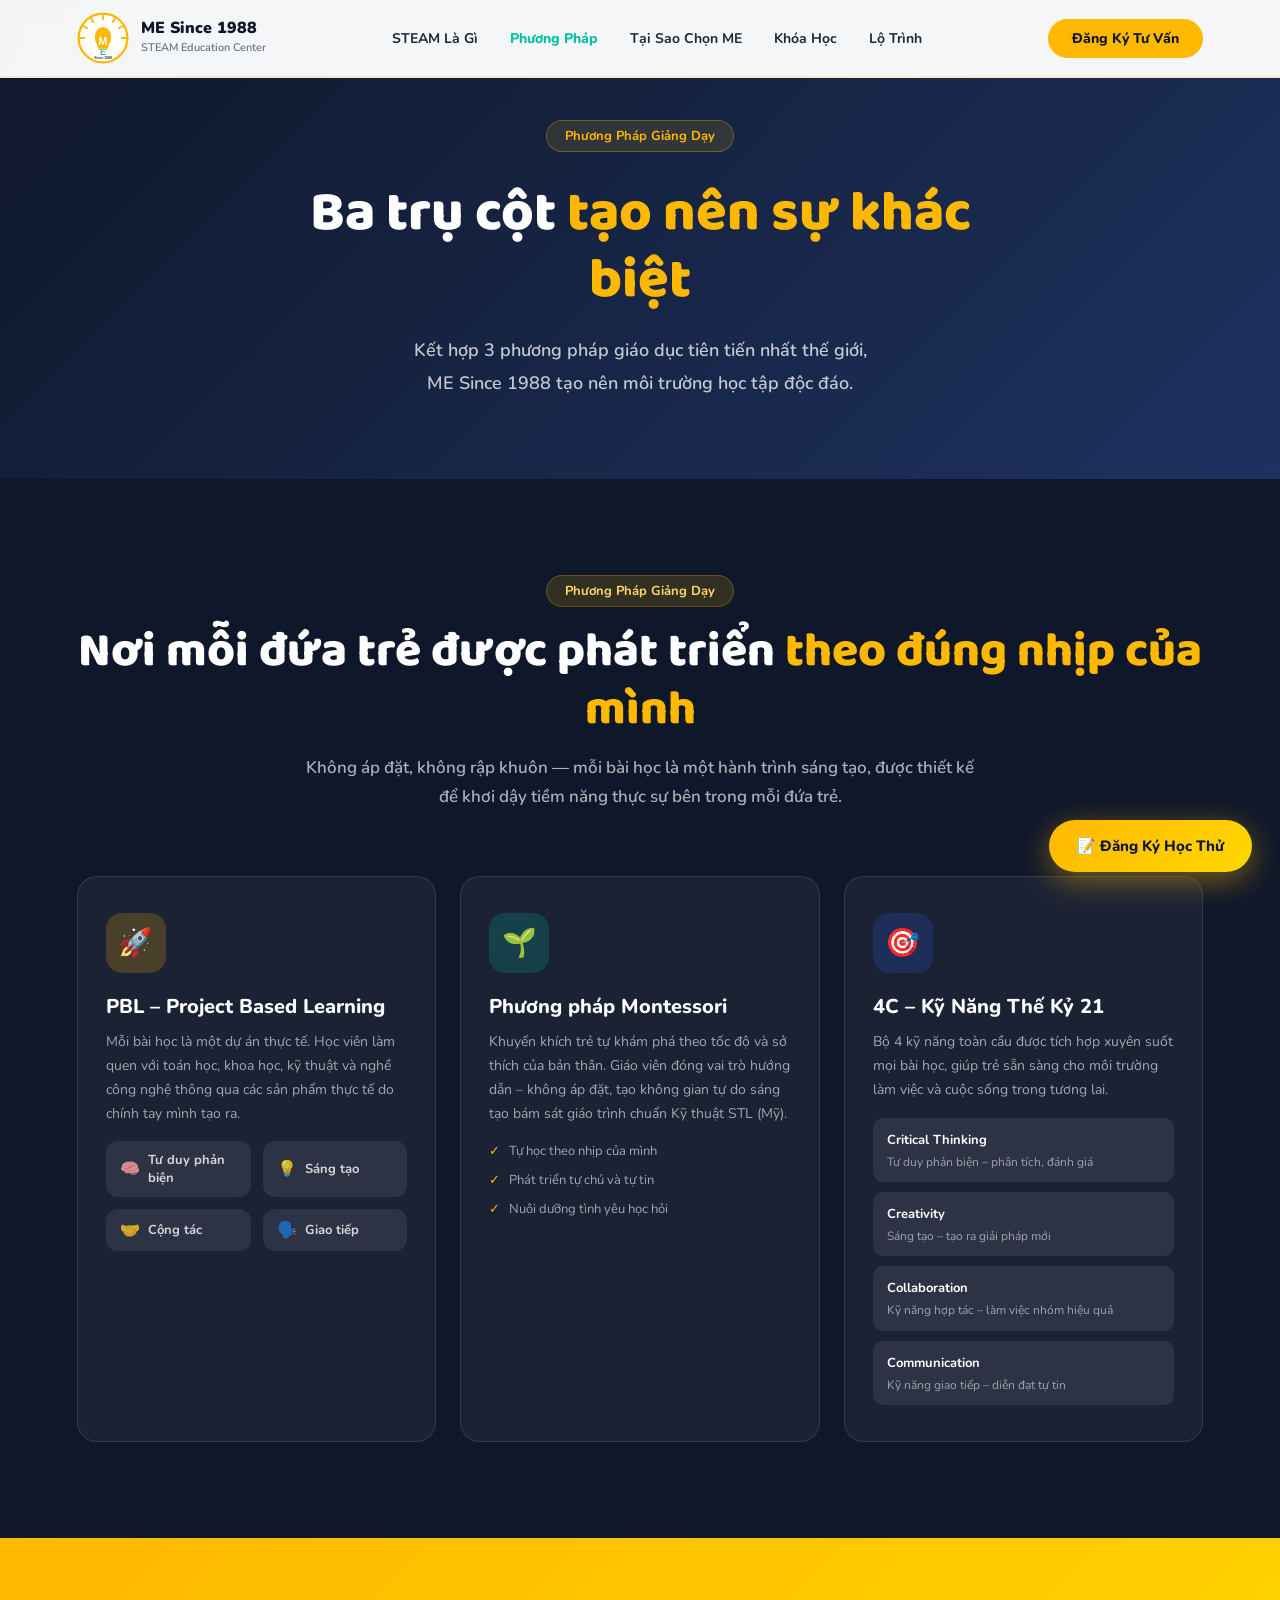
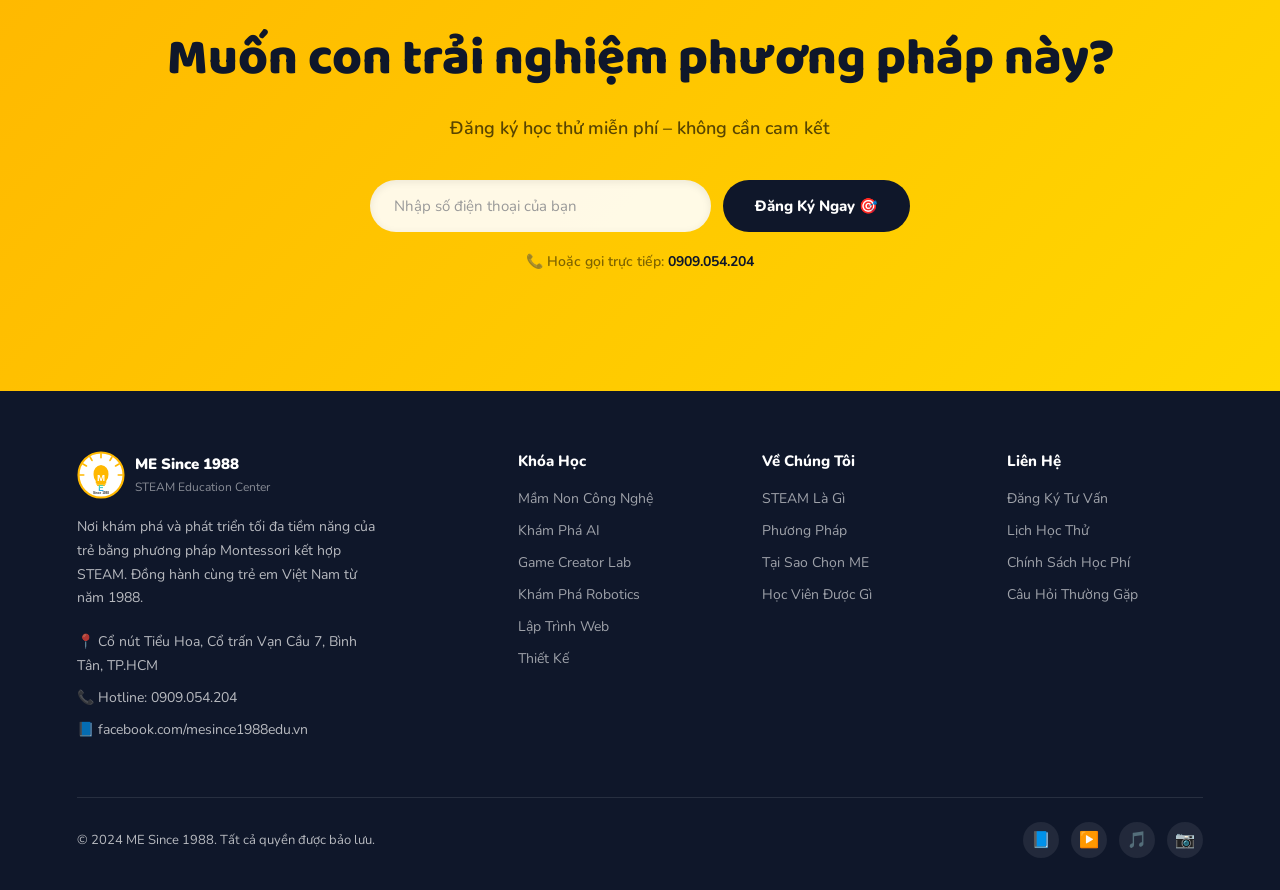
<file: phuong-phap.html>
<!DOCTYPE html>
<html lang="vi">
<head>
  <meta charset="UTF-8" />
  <meta name="viewport" content="width=device-width, initial-scale=1.0" />
  <title>Phương Pháp Giảng Dạy – ME Since 1988</title>
  <link rel="preconnect" href="https://fonts.googleapis.com" />
  <link href="https://fonts.googleapis.com/css2?family=Nunito:wght@400;600;700;800;900&family=Baloo+2:wght@700;800&display=swap" rel="stylesheet" />
  <link rel="stylesheet" href="css/style.css" />
  <style>.nav-links a.active{color:var(--teal);font-weight:800;}</style>
</head>
<body>

<!-- ── NAV ── -->
<nav id="mainNav">
  <a href="index.html" class="nav-logo">
    <svg width="52" height="52" viewBox="0 0 640 640" xmlns="http://www.w3.org/2000/svg" style="flex-shrink:0;">
      <defs><linearGradient id="eGrad" x1="0" y1="0" x2="0" y2="1">
        <stop offset="0%" stop-color="#7ED56F"/><stop offset="50%" stop-color="#30C5D2"/><stop offset="100%" stop-color="#1E90FF"/>
      </linearGradient></defs>
      <circle cx="320" cy="320" r="300" fill="white" stroke="#FFB800" stroke-width="28"/>
      <g stroke="#FFB800" stroke-width="22" stroke-linecap="round">
        <line x1="320" y1="38" x2="320" y2="90"/><line x1="466" y1="80" x2="440" y2="126"/>
        <line x1="560" y1="174" x2="514" y2="200"/><line x1="602" y1="320" x2="550" y2="320"/>
        <line x1="174" y1="80" x2="200" y2="126"/><line x1="80" y1="174" x2="126" y2="200"/>
        <line x1="38" y1="320" x2="90" y2="320"/>
      </g>
      <path d="M220 310 Q220 200 320 185 Q420 200 420 310 Q420 370 390 400 L390 430 L250 430 L250 400 Q220 370 220 310Z" fill="#FFB800"/>
      <rect x="258" y="428" width="124" height="22" rx="8" fill="#FFB800"/>
      <rect x="268" y="450" width="104" height="18" rx="8" fill="#FFB800"/>
      <text x="320" y="400" text-anchor="middle" font-family="Arial Black,sans-serif" font-weight="900" font-size="130" fill="white">M</text>
      <text x="320" y="530" text-anchor="middle" font-family="Arial Black,sans-serif" font-weight="900" font-size="110" fill="url(#eGrad)">E</text>
      <text x="320" y="578" text-anchor="middle" font-family="Arial,sans-serif" font-weight="700" font-size="42" fill="#333">Since 1988</text>
    </svg>
    <div class="logo-text"><strong>ME Since 1988</strong><span>STEAM Education Center</span></div>
  </a>
  <ul class="nav-links">
    <li><a href="steam.html">STEAM Là Gì</a></li>
    <li><a href="phuong-phap.html" class="active">Phương Pháp</a></li>
    <li><a href="tai-sao.html">Tại Sao Chọn ME</a></li>
    <li><a href="khoa-hoc.html">Khóa Học</a></li>
    <li><a href="roadmap.html">Lộ Trình</a></li>
  </ul>
  <a href="#cta" class="nav-cta">Đăng Ký Tư Vấn</a>
  <div class="hamburger" id="hamburger"><span></span><span></span><span></span></div>
</nav>

<!-- ── PAGE HERO ── -->
<section style="background:linear-gradient(135deg,#0F172A 0%,#1e3260 100%);padding:120px 6% 80px;text-align:center;color:#fff;">
  <div style="max-width:720px;margin:0 auto;">
    <span class="section-label" style="color:var(--yellow);">Phương Pháp Giảng Dạy</span>
    <h1 style="font-family:'Baloo 2',sans-serif;font-size:clamp(32px,5vw,56px);font-weight:900;margin:12px 0 20px;line-height:1.2;color:#fff;">
      Ba trụ cột <span style="color:var(--yellow);">tạo nên sự khác biệt</span>
    </h1>
    <p style="font-size:18px;color:rgba(255,255,255,0.75);line-height:1.8;font-weight:600;">
      Kết hợp 3 phương pháp giáo dục tiên tiến nhất thế giới,<br>
      ME Since 1988 tạo nên môi trường học tập độc đáo.
    </p>
  </div>
</section>

<!-- ── PHƯƠNG PHÁP ── -->
<section id="method">
  <div class="section-header center fade-up">
    <span class="section-label">Phương Pháp Giảng Dạy</span>
    <h2 class="section-title" style="color:#fff;">
      Nơi mỗi đứa trẻ được phát triển <span style="color:var(--yellow);">theo đúng nhịp của mình</span>
    </h2>
    <p class="section-desc">
      Không áp đặt, không rập khuôn — mỗi bài học là một hành trình sáng tạo,
      được thiết kế để khơi dậy tiềm năng thực sự bên trong mỗi đứa trẻ.
    </p>
  </div>

  <div class="method-grid fade-up">
    <div class="method-card mc-pbl">
      <div class="mc-icon">🚀</div>
      <h3>PBL – Project Based Learning</h3>
      <p style="margin-bottom:16px;">
        Mỗi bài học là một dự án thực tế. Học viên làm quen với toán học, khoa học,
        kỹ thuật và nghề công nghệ thông qua các sản phẩm thực tế do chính tay mình tạo ra.
      </p>
      <div class="skills-4c">
        <div class="skill-chip"><span>🧠</span>Tư duy phản biện</div>
        <div class="skill-chip"><span>💡</span>Sáng tạo</div>
        <div class="skill-chip"><span>🤝</span>Cộng tác</div>
        <div class="skill-chip"><span>🗣️</span>Giao tiếp</div>
      </div>
    </div>

    <div class="method-card mc-montessori">
      <div class="mc-icon">🌱</div>
      <h3>Phương pháp Montessori</h3>
      <p>
        Khuyến khích trẻ tự khám phá theo tốc độ và sở thích của bản thân.
        Giáo viên đóng vai trò hướng dẫn – không áp đặt, tạo không gian tự do
        sáng tạo bám sát giáo trình chuẩn Kỹ thuật STL (Mỹ).
      </p>
      <ul style="margin-top:16px;list-style:none;">
        <li style="font-size:13px;color:rgba(255,255,255,0.6);padding-left:20px;position:relative;margin-bottom:8px;line-height:1.6;">
          <span style="position:absolute;left:0;color:var(--yellow);">✓</span>Tự học theo nhịp của mình
        </li>
        <li style="font-size:13px;color:rgba(255,255,255,0.6);padding-left:20px;position:relative;margin-bottom:8px;line-height:1.6;">
          <span style="position:absolute;left:0;color:var(--yellow);">✓</span>Phát triển tự chủ và tự tin
        </li>
        <li style="font-size:13px;color:rgba(255,255,255,0.6);padding-left:20px;position:relative;line-height:1.6;">
          <span style="position:absolute;left:0;color:var(--yellow);">✓</span>Nuôi dưỡng tình yêu học hỏi
        </li>
      </ul>
    </div>

    <div class="method-card mc-4c">
      <div class="mc-icon">🎯</div>
      <h3>4C – Kỹ Năng Thế Kỷ 21</h3>
      <p style="margin-bottom:16px;">
        Bộ 4 kỹ năng toàn cầu được tích hợp xuyên suốt mọi bài học, giúp trẻ
        sẵn sàng cho môi trường làm việc và cuộc sống trong tương lai.
      </p>
      <div style="display:grid;gap:10px;margin-top:8px;">
        <div style="background:rgba(255,255,255,0.08);border-radius:10px;padding:10px 14px;">
          <strong style="color:#fff;font-size:13px;">Critical Thinking</strong>
          <p style="color:rgba(255,255,255,0.55);font-size:12px;margin-top:2px;">Tư duy phản biện – phân tích, đánh giá</p>
        </div>
        <div style="background:rgba(255,255,255,0.08);border-radius:10px;padding:10px 14px;">
          <strong style="color:#fff;font-size:13px;">Creativity</strong>
          <p style="color:rgba(255,255,255,0.55);font-size:12px;margin-top:2px;">Sáng tạo – tạo ra giải pháp mới</p>
        </div>
        <div style="background:rgba(255,255,255,0.08);border-radius:10px;padding:10px 14px;">
          <strong style="color:#fff;font-size:13px;">Collaboration</strong>
          <p style="color:rgba(255,255,255,0.55);font-size:12px;margin-top:2px;">Kỹ năng hợp tác – làm việc nhóm hiệu quả</p>
        </div>
        <div style="background:rgba(255,255,255,0.08);border-radius:10px;padding:10px 14px;">
          <strong style="color:#fff;font-size:13px;">Communication</strong>
          <p style="color:rgba(255,255,255,0.55);font-size:12px;margin-top:2px;">Kỹ năng giao tiếp – diễn đạt tự tin</p>
        </div>
      </div>
    </div>
  </div>
</section>

<!-- ── CTA ── -->
<section id="cta">
  <h2>Muốn con trải nghiệm phương pháp này?</h2>
  <p>Đăng ký học thử miễn phí – không cần cam kết</p>
  <form class="cta-form" onsubmit="handleSubmit(event)">
    <input type="tel" placeholder="Nhập số điện thoại của bạn" id="phoneInput" />
    <button type="submit" class="btn-dark">Đăng Ký Ngay 🎯</button>
  </form>
  <p style="margin-top:20px;font-size:14px;color:rgba(0,0,0,0.5);">
    📞 Hoặc gọi trực tiếp: <strong style="color:var(--navy);">0909.054.204</strong>
  </p>
</section>

<!-- ── FOOTER ── -->
<footer>
  <div class="footer-grid">
    <div class="footer-brand">
      <div class="fb-logo">
        <svg width="48" height="48" viewBox="0 0 640 640" xmlns="http://www.w3.org/2000/svg" style="flex-shrink:0;">
          <defs><linearGradient id="eGrad2" x1="0" y1="0" x2="0" y2="1">
            <stop offset="0%" stop-color="#7ED56F"/><stop offset="50%" stop-color="#30C5D2"/><stop offset="100%" stop-color="#1E90FF"/>
          </linearGradient></defs>
          <circle cx="320" cy="320" r="300" fill="white" stroke="#FFB800" stroke-width="28"/>
          <g stroke="#FFB800" stroke-width="22" stroke-linecap="round">
            <line x1="320" y1="38" x2="320" y2="90"/><line x1="466" y1="80" x2="440" y2="126"/>
            <line x1="560" y1="174" x2="514" y2="200"/><line x1="602" y1="320" x2="550" y2="320"/>
            <line x1="174" y1="80" x2="200" y2="126"/><line x1="80" y1="174" x2="126" y2="200"/>
            <line x1="38" y1="320" x2="90" y2="320"/>
          </g>
          <path d="M220 310 Q220 200 320 185 Q420 200 420 310 Q420 370 390 400 L390 430 L250 430 L250 400 Q220 370 220 310Z" fill="#FFB800"/>
          <rect x="258" y="428" width="124" height="22" rx="8" fill="#FFB800"/>
          <rect x="268" y="450" width="104" height="18" rx="8" fill="#FFB800"/>
          <text x="320" y="400" text-anchor="middle" font-family="Arial Black,sans-serif" font-weight="900" font-size="130" fill="white">M</text>
          <text x="320" y="530" text-anchor="middle" font-family="Arial Black,sans-serif" font-weight="900" font-size="110" fill="url(#eGrad2)">E</text>
          <text x="320" y="578" text-anchor="middle" font-family="Arial,sans-serif" font-weight="700" font-size="42" fill="#333">Since 1988</text>
        </svg>
        <div><strong>ME Since 1988</strong><br><span style="color:rgba(255,255,255,0.5);font-size:12px;">STEAM Education Center</span></div>
      </div>
      <p>Nơi khám phá và phát triển tối đa tiềm năng của trẻ bằng phương pháp Montessori kết hợp STEAM. Đồng hành cùng trẻ em Việt Nam từ năm 1988.</p>
      <div class="contact-info">
        <p>📍 Cổ nút Tiểu Hoa, Cổ trấn Vạn Cầu 7, Bình Tân, TP.HCM</p>
        <p>📞 Hotline: 0909.054.204</p>
        <p>📘 facebook.com/mesince1988edu.vn</p>
      </div>
    </div>
    <div class="footer-col">
      <h4>Khóa Học</h4>
      <ul>
        <li><a href="khoa-hoc.html">Mầm Non Công Nghệ</a></li>
        <li><a href="khoa-hoc.html">Khám Phá AI</a></li>
        <li><a href="khoa-hoc.html">Game Creator Lab</a></li>
        <li><a href="khoa-hoc.html">Khám Phá Robotics</a></li>
        <li><a href="khoa-hoc.html">Lập Trình Web</a></li>
        <li><a href="khoa-hoc.html">Thiết Kế</a></li>
      </ul>
    </div>
    <div class="footer-col">
      <h4>Về Chúng Tôi</h4>
      <ul>
        <li><a href="steam.html">STEAM Là Gì</a></li>
        <li><a href="phuong-phap.html">Phương Pháp</a></li>
        <li><a href="tai-sao.html">Tại Sao Chọn ME</a></li>
        <li><a href="steam.html#outcomes">Học Viên Được Gì</a></li>
      </ul>
    </div>
    <div class="footer-col">
      <h4>Liên Hệ</h4>
      <ul>
        <li><a href="#cta">Đăng Ký Tư Vấn</a></li>
        <li><a href="#">Lịch Học Thử</a></li>
        <li><a href="#">Chính Sách Học Phí</a></li>
        <li><a href="#">Câu Hỏi Thường Gặp</a></li>
      </ul>
    </div>
  </div>
  <div class="footer-bottom">
    <p>© 2024 ME Since 1988. Tất cả quyền được bảo lưu.</p>
    <div class="social-links">
      <a href="#" class="social-link" title="Facebook">📘</a>
      <a href="#" class="social-link" title="YouTube">▶️</a>
      <a href="#" class="social-link" title="TikTok">🎵</a>
      <a href="#" class="social-link" title="Instagram">📷</a>
    </div>
  </div>
</footer>

<button class="floating-reg-btn" onclick="openRegisterModal('trial')" title="Đăng ký học thử">📝 Đăng Ký Học Thử</button>

<!-- ── REGISTER MODAL ── -->
<div class="reg-overlay" id="registerModal" onclick="handleRegOverlayClick(event)">
  <div class="reg-box">
    <div class="reg-head">
      <div>
        <div class="reg-label">ĐĂNG KÝ HỌC THỬ</div>
        <h2 class="reg-title">Để Lại Thông Tin<br><span>Chúng Tôi Sẽ Liên Hệ Bạn</span></h2>
      </div>
      <button class="modal-close" onclick="closeRegisterModal()">✕</button>
    </div>
    <form class="reg-form" id="registerForm" onsubmit="handleRegisterSubmit(event)">
      <div class="reg-row">
        <div class="reg-field">
          <label>Họ và tên phụ huynh <span class="req">*</span></label>
          <input type="text" name="name" id="regName" placeholder="Nguyễn Văn A" required />
        </div>
        <div class="reg-field">
          <label>Số điện thoại <span class="req">*</span></label>
          <input type="tel" name="phone" id="regPhone" placeholder="0909 054 204" required />
        </div>
      </div>
      <div class="reg-row">
        <div class="reg-field">
          <label>Email <span class="req">*</span></label>
          <input type="email" name="email" id="regEmail" placeholder="email@example.com" required />
        </div>
        <div class="reg-field">
          <label>Tuổi của bé <span class="req">*</span></label>
          <select name="age" id="regAge" required>
            <option value="">-- Chọn độ tuổi --</option>
            <option>6 tuổi</option><option>7 tuổi</option><option>8 tuổi</option>
            <option>9 tuổi</option><option>10 tuổi</option><option>11 tuổi</option>
            <option>12 tuổi</option><option>13 tuổi</option><option>14 tuổi</option><option>15 tuổi</option>
          </select>
        </div>
      </div>
      <div class="reg-row">
        <div class="reg-field">
          <label>Khóa học quan tâm</label>
          <select name="course" id="regCourse">
            <option value="Chưa biết">Chưa biết / Cần tư vấn</option>
            <option>Khám Phá Trí Tuệ Nhân Tạo</option>
            <option>Game Creator Lab</option>
            <option>Khám Phá Robotics</option>
            <option value="Nghệ Thuật Công Nghệ">Nghệ Thuật Công Nghệ (Sáng Tạo Số)</option>
            <option value="Python & AI">Khám Phá Python & AI Cấp 2&3</option>
          </select>
        </div>
        <div class="reg-field">
          <label>Gói đăng ký quan tâm</label>
          <select name="package" id="regPackage">
            <option value="Học Thử Miễn Phí">🎁 Học Thử Miễn Phí</option>
            <option value="1 Level - 5.000.000đ">📘 1 Level - 5.000.000đ</option>
            <option value="1 Học Kỳ (4 Levels) - 18.000.000đ">🏆 1 Học Kỳ - 18.000.000đ (giảm 10%)</option>
            <option value="Gói Gia Đình - 4.500.000đ/level/bé">👨‍👩‍👧 Gói Gia Đình - 4.500.000đ/level/bé</option>
          </select>
        </div>
      </div>
      <div class="reg-field">
        <label>Ghi chú thêm</label>
        <textarea name="message" id="regMessage" rows="3" placeholder="Thời gian có thể học, câu hỏi cần tư vấn..."></textarea>
      </div>
      <div class="reg-submit-wrap">
        <button type="submit" class="reg-submit-btn" id="regSubmitBtn">
          <span id="regBtnText">Gửi Đăng Ký 🚀</span>
        </button>
        <p class="reg-note">Chúng tôi sẽ liên hệ bạn trong vòng <strong>24 giờ</strong> làm việc</p>
      </div>
    </form>
    <div class="reg-success" id="regSuccess" style="display:none;">
      <div class="reg-success-icon">🎉</div>
      <h3>Đăng Ký Thành Công!</h3>
      <p>Cảm ơn bạn đã tin tưởng ME Since 1988!<br>Chúng tôi sẽ liên hệ bạn trong vòng <strong>24 giờ</strong>.</p>
      <button class="pc-btn" onclick="closeRegisterModal()" style="margin-top:20px;">Đóng</button>
    </div>
  </div>
</div>

<script src="js/main.js"></script>
<script src="js/app.js"></script>
</body>
</html>
</file>
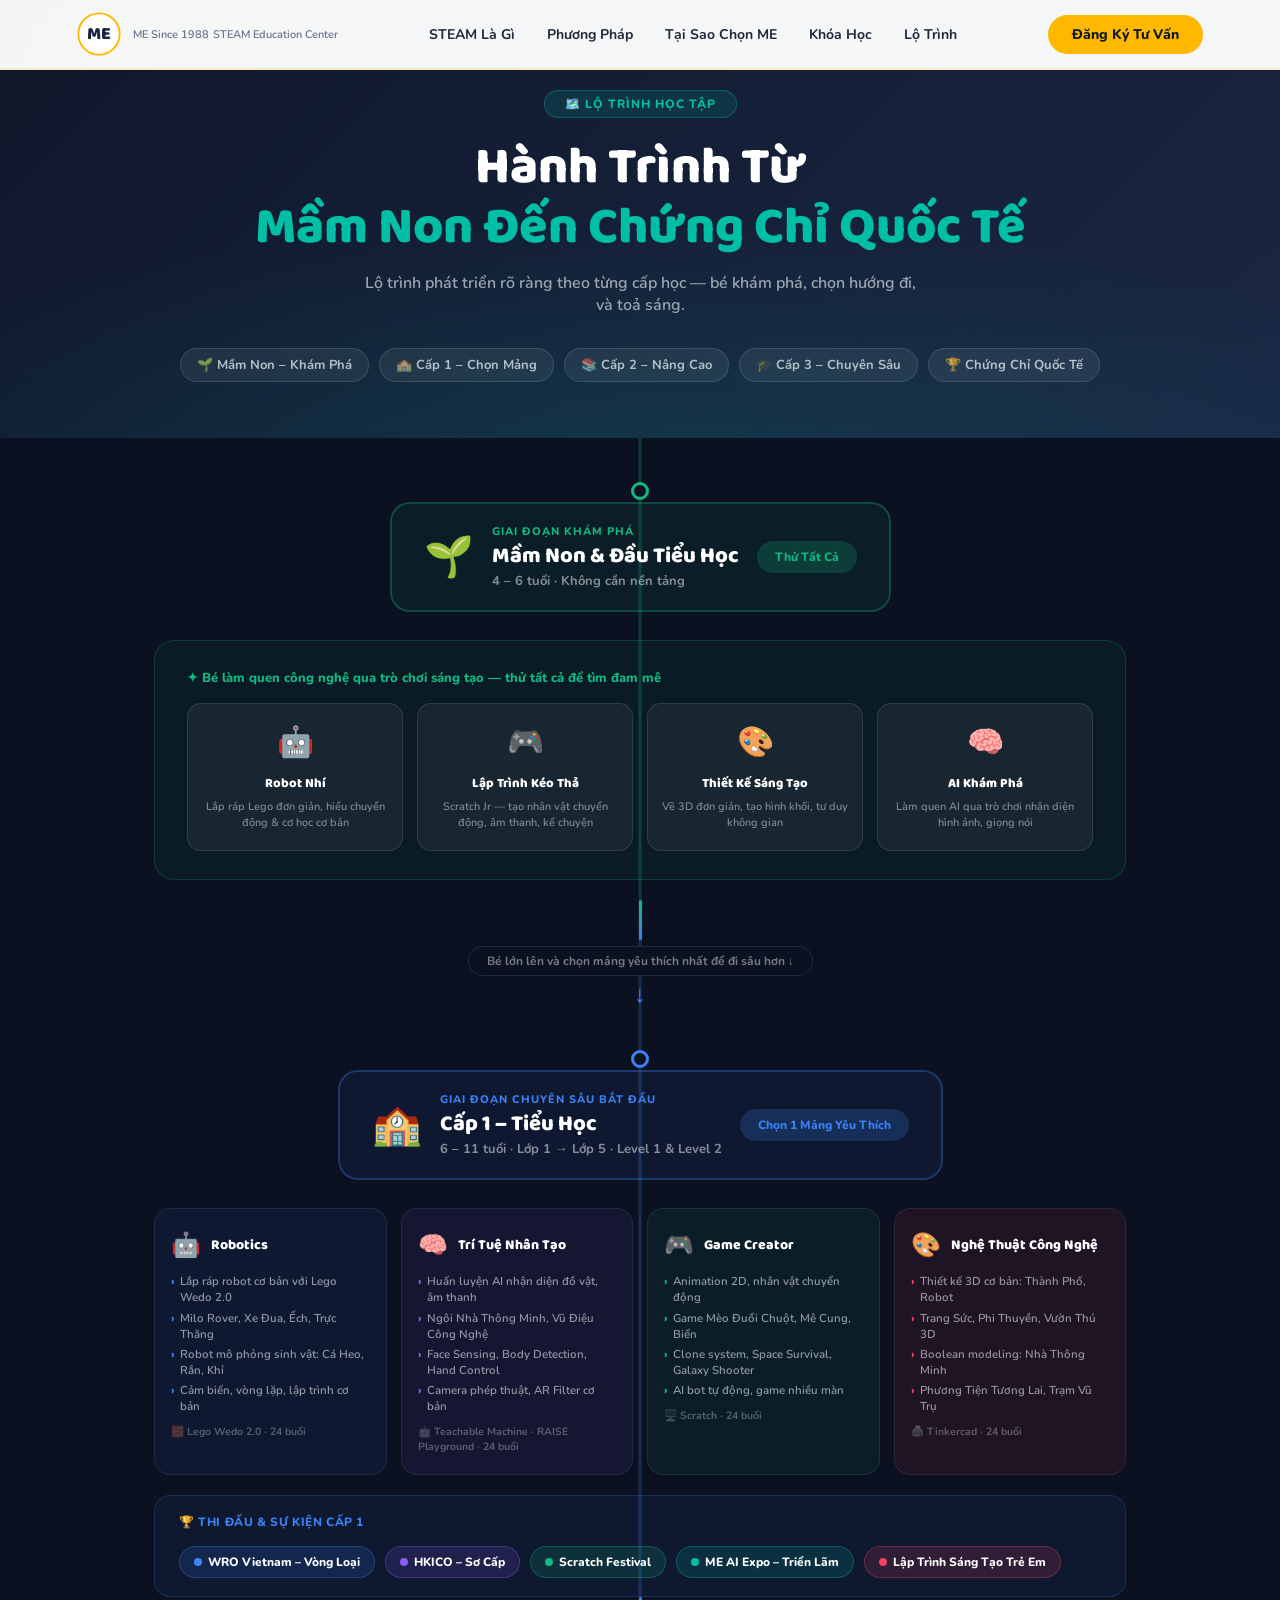
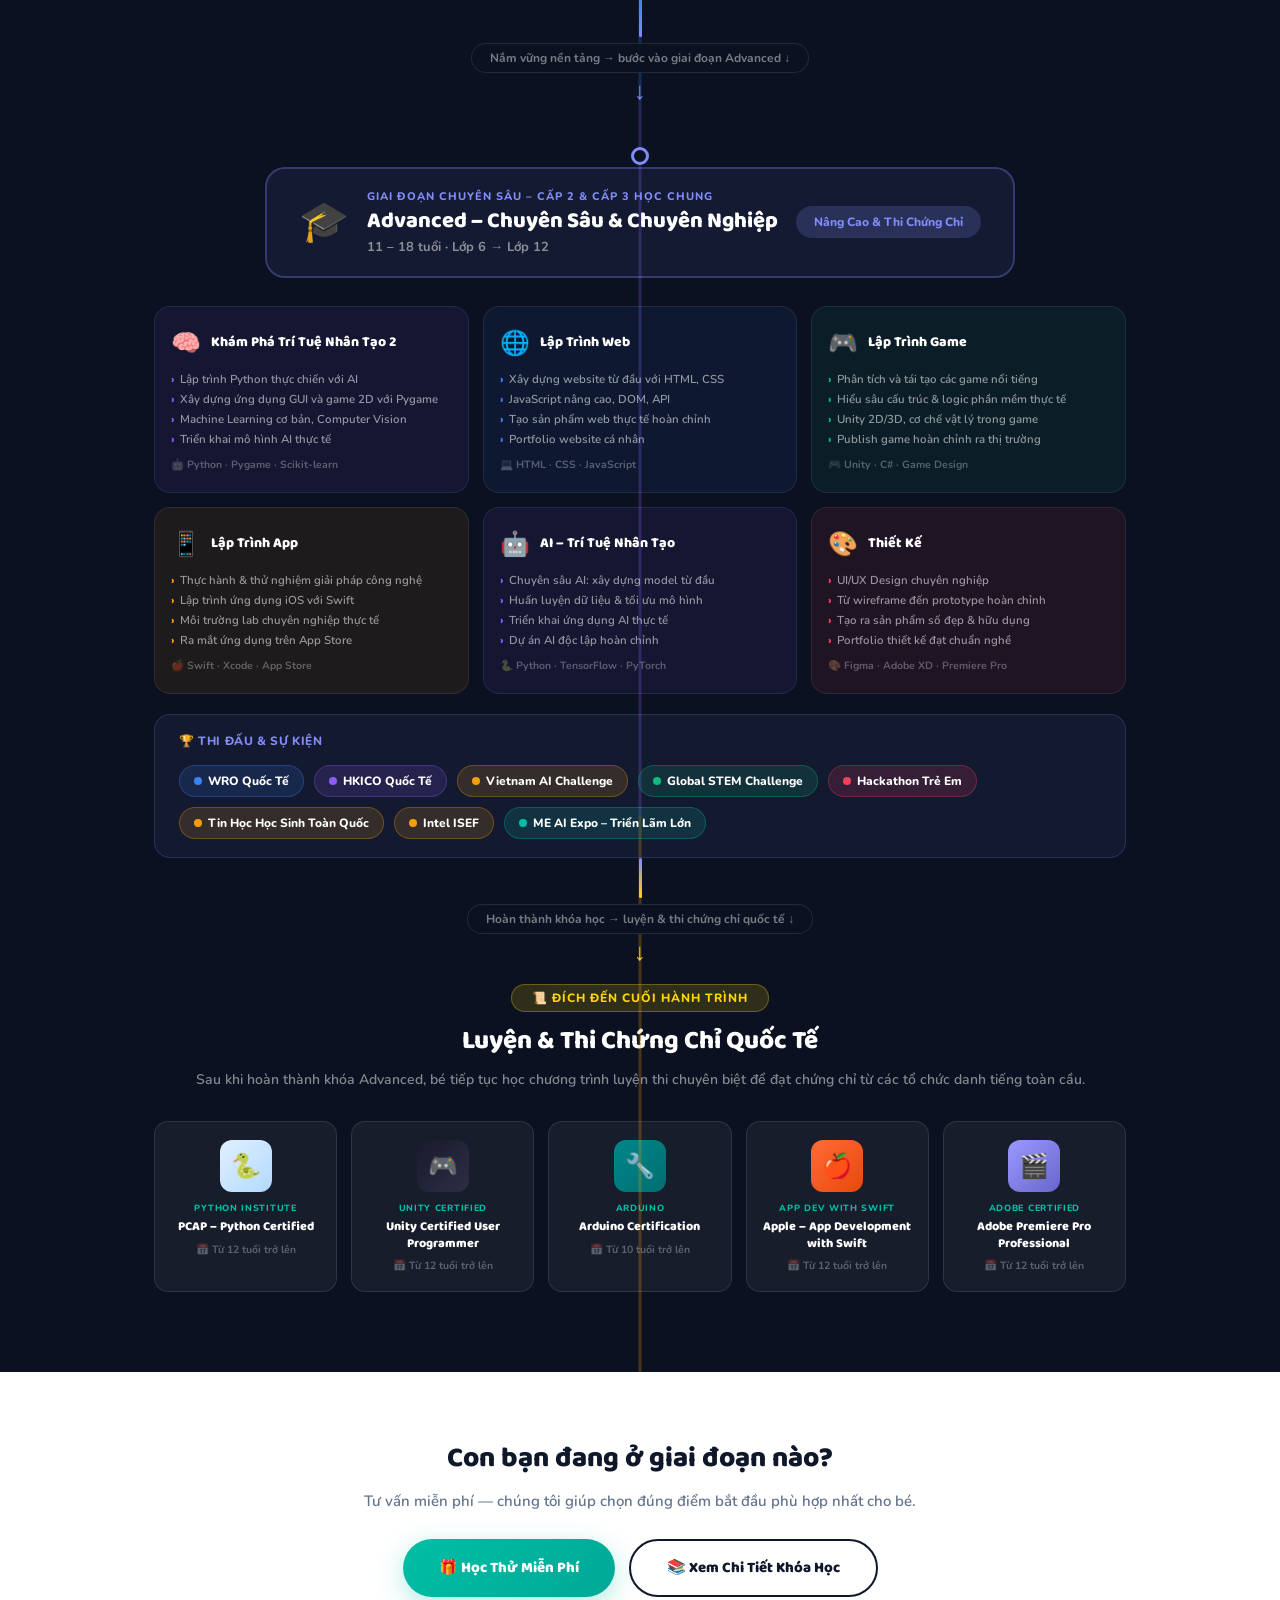
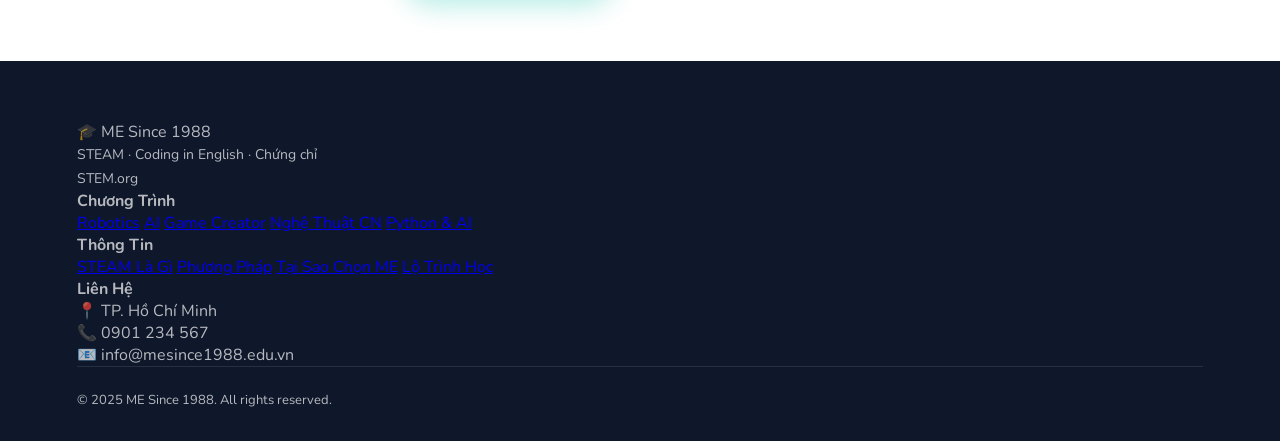
<file: roadmap.html>
<!DOCTYPE html>
<html lang="vi">
<head>
  <meta charset="UTF-8"/>
  <meta name="viewport" content="width=device-width,initial-scale=1.0"/>
  <title>Lộ Trình Học Tập | ME Since 1988</title>
  <link rel="preconnect" href="https://fonts.googleapis.com"/>
  <link href="https://fonts.googleapis.com/css2?family=Baloo+2:wght@400;600;700;800;900&family=Nunito:wght@400;600;700;800;900&display=swap" rel="stylesheet"/>
  <link rel="stylesheet" href="css/style.css"/>
  <style>
  /* ─── RESET / BASE ─── */
  *, *::before, *::after { box-sizing: border-box; margin: 0; padding: 0; }

  /* ─── HERO ─── */
  .rm-hero {
    background: linear-gradient(135deg, #0F172A 0%, #1a2744 100%);
    padding: 90px 6% 56px; text-align: center; position: relative; overflow: hidden;
  }
  .rm-hero::before {
    content: ''; position: absolute; inset: 0;
    background: radial-gradient(ellipse 70% 60% at 50% 110%, rgba(0,191,165,.14), transparent);
    pointer-events: none;
  }
  .hero-badge {
    display: inline-block; background: rgba(0,191,165,.14); color: #00BFA5;
    font-size: 12px; font-weight: 800; letter-spacing: 1px; text-transform: uppercase;
    padding: 5px 20px; border-radius: 30px; border: 1px solid rgba(0,191,165,.3);
    margin-bottom: 20px;
  }
  .rm-hero h1 {
    font-family: 'Baloo 2', sans-serif; font-size: clamp(28px, 4.5vw, 52px);
    font-weight: 900; color: #fff; line-height: 1.15; margin-bottom: 14px;
  }
  .rm-hero h1 span { color: #00BFA5; }
  .rm-hero p { font-size: 16px; color: rgba(255,255,255,.6); font-weight: 600; max-width: 560px; margin: 0 auto 32px; }
  .hero-chips { display: flex; justify-content: center; gap: 10px; flex-wrap: wrap; }
  .hero-chip {
    background: rgba(255,255,255,.07); border: 1px solid rgba(255,255,255,.12);
    color: rgba(255,255,255,.7); font-size: 13px; font-weight: 700;
    padding: 7px 16px; border-radius: 20px;
  }

  /* ─── TIMELINE WRAPPER ─── */
  .timeline-wrap {
    background: #0B1120; padding: 0 0 80px;
    position: relative;
  }

  /* center spine */
  .timeline-wrap::before {
    content: ''; position: absolute;
    left: 50%; top: 0; bottom: 0; width: 3px;
    background: linear-gradient(180deg,
      #10B981 0%, #10B981 18%,
      #3B82F6 18%, #3B82F6 50%,
      #8B5CF6 50%, #8B5CF6 78%,
      #F59E0B 78%, #F59E0B 100%);
    transform: translateX(-50%);
    opacity: .25;
  }

  /* ─── LEVEL BLOCK ─── */
  .level-block {
    position: relative; max-width: 1100px;
    margin: 0 auto; padding: 0 5%;
  }

  /* spine dot */
  .level-block::before {
    content: ''; position: absolute;
    left: 50%; width: 18px; height: 18px;
    border-radius: 50%; border: 3px solid;
    background: #0B1120;
    transform: translate(-50%, 44px);
    z-index: 2;
  }

  /* ─── LEVEL HEADER CARD ─── */
  .lh-wrap {
    display: flex; align-items: center; justify-content: center;
    padding: 64px 0 28px;
  }
  .lh-card {
    display: flex; align-items: center; gap: 18px;
    padding: 20px 32px; border-radius: 20px;
    border: 2px solid; position: relative; z-index: 2;
  }
  .lh-icon { font-size: 40px; flex-shrink: 0; }
  .lh-text {}
  .lh-stage {
    font-size: 11px; font-weight: 800; text-transform: uppercase;
    letter-spacing: 1px; margin-bottom: 4px;
  }
  .lh-title {
    font-family: 'Baloo 2', sans-serif; font-size: 22px; font-weight: 900; color: #fff;
    line-height: 1.2; margin-bottom: 3px;
  }
  .lh-age { font-size: 13px; font-weight: 700; color: rgba(255,255,255,.5); }
  .lh-tag {
    margin-left: auto; padding: 8px 18px; border-radius: 30px;
    font-size: 12px; font-weight: 800; white-space: nowrap; flex-shrink: 0;
  }

  /* ─── EXPLORE SECTION (Mầm non) ─── */
  .explore-section {
    background: rgba(16,185,129,.06); border: 1.5px solid rgba(16,185,129,.2);
    border-radius: 20px; padding: 28px 32px; margin-bottom: 20px;
  }
  .explore-label {
    font-size: 13px; font-weight: 800; color: #10B981; margin-bottom: 16px;
    display: flex; align-items: center; gap: 8px;
  }
  .explore-grid {
    display: grid; grid-template-columns: repeat(4, 1fr); gap: 14px;
  }
  .explore-card {
    background: rgba(255,255,255,.05); border: 1px solid rgba(255,255,255,.1);
    border-radius: 14px; padding: 18px 14px; text-align: center;
    transition: transform .25s, border-color .25s;
  }
  .explore-card:hover { transform: translateY(-4px); border-color: rgba(16,185,129,.4); }
  .explore-card .ec-icon { font-size: 30px; margin-bottom: 10px; }
  .explore-card .ec-name {
    font-family: 'Baloo 2', sans-serif; font-size: 13px; font-weight: 800;
    color: #fff; margin-bottom: 5px;
  }
  .explore-card .ec-sub { font-size: 11px; color: rgba(255,255,255,.45); font-weight: 600; line-height: 1.5; }

  /* ─── TRACK GRID ─── */
  .tracks-row {
    display: grid; gap: 14px; margin-bottom: 20px;
  }
  .tracks-row.cols4 { grid-template-columns: repeat(4, 1fr); }
  .tracks-row.cols5 { grid-template-columns: repeat(5, 1fr); }

  .track-card {
    border-radius: 16px; padding: 20px 16px;
    border: 1.5px solid rgba(255,255,255,.08);
    transition: transform .25s, border-color .25s, box-shadow .25s;
    cursor: default;
  }
  .track-card:hover { transform: translateY(-5px); }

  .tc-head { display: flex; align-items: center; gap: 10px; margin-bottom: 12px; }
  .tc-icon { font-size: 24px; }
  .tc-name {
    font-family: 'Baloo 2', sans-serif; font-size: 14px; font-weight: 900;
    color: #fff; line-height: 1.2;
  }
  .tc-lv { display: none; }
  .tc-items { display: flex; flex-direction: column; gap: 4px; }
  .tc-item {
    font-size: 11.5px; font-weight: 600; color: rgba(255,255,255,.55);
    display: flex; gap: 5px; align-items: flex-start; line-height: 1.4;
  }
  .tc-item::before { content: '›'; font-weight: 900; flex-shrink: 0; }
  .tc-tool {
    margin-top: 10px; font-size: 10.5px; font-weight: 700;
    color: rgba(255,255,255,.3);
  }

  /* ─── COMPETITION STRIP ─── */
  .comp-strip {
    border-radius: 16px; padding: 18px 24px;
    display: flex; align-items: center; gap: 16px; flex-wrap: wrap;
  }
  .comp-label {
    font-size: 12px; font-weight: 800; text-transform: uppercase;
    letter-spacing: .6px; flex-shrink: 0;
  }
  .comp-badges { display: flex; gap: 10px; flex-wrap: wrap; }
  .comp-badge {
    display: flex; align-items: center; gap: 6px;
    padding: 7px 14px; border-radius: 30px;
    font-size: 12px; font-weight: 800; color: #fff;
    border: 1px solid rgba(255,255,255,.15);
    white-space: nowrap;
  }
  .comp-badge .cb-dot {
    width: 8px; height: 8px; border-radius: 50%; flex-shrink: 0;
  }

  /* ─── VERTICAL CONNECTOR ─── */
  .v-connector {
    display: flex; flex-direction: column; align-items: center;
    padding: 10px 0; position: relative; z-index: 3;
  }
  .vc-line {
    width: 3px; height: 40px; border-radius: 3px;
  }
  .vc-label {
    background: #0B1120; border: 1px solid rgba(255,255,255,.1);
    padding: 6px 18px; border-radius: 30px;
    font-size: 12px; font-weight: 700; color: rgba(255,255,255,.45);
    margin: 6px 0; white-space: nowrap;
  }
  .vc-arrow {
    font-size: 24px; font-weight: 900; line-height: 1;
  }

  /* ─── CERTIFICATE BLOCK ─── */
  .cert-block {
    max-width: 1100px; margin: 20px auto 0; padding: 0 5% 0;
  }
  .cert-grid {
    display: grid; grid-template-columns: repeat(5, 1fr); gap: 16px;
    margin-top: 28px;
  }
  .cert-card {
    background: rgba(255,255,255,.05); border: 1.5px solid rgba(255,255,255,.1);
    border-radius: 16px; padding: 22px 18px; text-align: center;
    transition: transform .25s, border-color .25s;
  }
  .cert-card:hover { transform: translateY(-5px); border-color: rgba(255,215,0,.4); }
  .cert-emoji { font-size: 36px; margin-bottom: 10px; }
  .cert-name {
    font-family: 'Baloo 2', sans-serif; font-size: 14px; font-weight: 800;
    color: #fff; margin-bottom: 6px;
  }
  .cert-desc { font-size: 12px; color: rgba(255,255,255,.5); font-weight: 600; line-height: 1.5; }

  /* ─── COLOR THEMES ─── */
  /* Mầm non - green */
  .lv-mamnon .level-block::before { border-color: #10B981; }
  .lh-card.mamnon { background: rgba(16,185,129,.08); border-color: rgba(16,185,129,.3); }
  .lh-card.mamnon .lh-stage { color: #10B981; }
  .lh-card.mamnon .lh-tag { background: rgba(16,185,129,.2); color: #10B981; }

  /* Cấp 1 - blue */
  .lv-cap1 .level-block::before { border-color: #3B82F6; }
  .lh-card.cap1 { background: rgba(59,130,246,.08); border-color: rgba(59,130,246,.3); }
  .lh-card.cap1 .lh-stage { color: #3B82F6; }
  .lh-card.cap1 .lh-tag { background: rgba(59,130,246,.2); color: #3B82F6; }

  /* Cấp 2 - purple */
  .lv-cap2 .level-block::before { border-color: #8B5CF6; }
  .lh-card.cap2 { background: rgba(139,92,246,.08); border-color: rgba(139,92,246,.3); }
  .lh-card.cap2 .lh-stage { color: #8B5CF6; }
  .lh-card.cap2 .lh-tag { background: rgba(139,92,246,.2); color: #8B5CF6; }

  /* Cấp 3 - amber */
  .lv-cap3 .level-block::before { border-color: #F59E0B; }
  .lh-card.cap3 { background: rgba(245,158,11,.08); border-color: rgba(245,158,11,.3); }
  .lh-card.cap3 .lh-stage { color: #F59E0B; }
  .lh-card.cap3 .lh-tag { background: rgba(245,158,11,.2); color: #F59E0B; }

  /* Track colours */
  .tr-robot { background: rgba(59,130,246,.08); }
  .tr-robot:hover { border-color: #3B82F6; box-shadow: 0 12px 36px rgba(59,130,246,.2); }
  .tr-robot .tc-lv { background: rgba(59,130,246,.15); color: #3B82F6; }
  .tr-robot .tc-item::before { color: #3B82F6; }

  .tr-ai { background: rgba(139,92,246,.08); }
  .tr-ai:hover { border-color: #8B5CF6; box-shadow: 0 12px 36px rgba(139,92,246,.2); }
  .tr-ai .tc-lv { background: rgba(139,92,246,.15); color: #8B5CF6; }
  .tr-ai .tc-item::before { color: #8B5CF6; }

  .tr-game { background: rgba(16,185,129,.08); }
  .tr-game:hover { border-color: #10B981; box-shadow: 0 12px 36px rgba(16,185,129,.2); }
  .tr-game .tc-lv { background: rgba(16,185,129,.15); color: #10B981; }
  .tr-game .tc-item::before { color: #10B981; }

  .tr-art { background: rgba(244,63,94,.08); }
  .tr-art:hover { border-color: #F43F5E; box-shadow: 0 12px 36px rgba(244,63,94,.2); }
  .tr-art .tc-lv { background: rgba(244,63,94,.15); color: #F43F5E; }
  .tr-art .tc-item::before { color: #F43F5E; }

  .tr-py { background: rgba(245,158,11,.08); }
  .tr-py:hover { border-color: #F59E0B; box-shadow: 0 12px 36px rgba(245,158,11,.2); }
  .tr-py .tc-lv { background: rgba(245,158,11,.15); color: #F59E0B; }
  .tr-py .tc-item::before { color: #F59E0B; }

  /* Competition strip colours */
  .comp-strip.cap1 { background: rgba(59,130,246,.07); border: 1px solid rgba(59,130,246,.2); }
  .comp-strip.cap1 .comp-label { color: #3B82F6; }
  .comp-strip.cap2 { background: rgba(139,92,246,.07); border: 1px solid rgba(139,92,246,.2); }
  .comp-strip.cap2 .comp-label { color: #8B5CF6; }
  .comp-strip.cap3 { background: rgba(245,158,11,.07); border: 1px solid rgba(245,158,11,.2); }
  .comp-strip.cap3 .comp-label { color: #F59E0B; }

  /* ─── NEWBIE ENTRY SECTION ─── */
  .newbie-section {
    border-radius: 16px; padding: 20px 24px; margin-bottom: 20px;
    border: 1.5px dashed; position: relative;
  }
  .newbie-section.cap2 { background: rgba(139,92,246,.05); border-color: rgba(139,92,246,.3); }
  .newbie-section.cap3 { background: rgba(245,158,11,.05); border-color: rgba(245,158,11,.3); }
  .newbie-badge {
    display: inline-block; font-size: 10px; font-weight: 800;
    text-transform: uppercase; letter-spacing: 1px;
    padding: 3px 12px; border-radius: 20px; margin-bottom: 10px;
  }
  .newbie-section.cap2 .newbie-badge { background: rgba(139,92,246,.2); color: #8B5CF6; }
  .newbie-section.cap3 .newbie-badge { background: rgba(245,158,11,.2); color: #F59E0B; }
  .newbie-title { font-size: 14px; font-weight: 800; color: #fff; margin-bottom: 4px; }
  .newbie-sub { font-size: 12.5px; color: rgba(255,255,255,.45); font-weight: 600; margin-bottom: 14px; }
  .newbie-tracks { display: grid; grid-template-columns: repeat(3, 1fr); gap: 12px; }
  .newbie-track {
    background: rgba(255,255,255,.04); border: 1px solid rgba(255,255,255,.1);
    border-radius: 12px; padding: 14px 16px;
  }
  .nt-icon { font-size: 22px; margin-bottom: 6px; }
  .nt-name { font-size: 13px; font-weight: 800; color: #fff; margin-bottom: 4px; }
  .nt-desc { font-size: 11.5px; color: rgba(255,255,255,.45); font-weight: 600; line-height: 1.45; }

  /* ─── CERT IN LEVEL (Cấp 3) ─── */
  .cert-in-level { margin-bottom: 20px; }
  .cil-label {
    font-size: 12px; font-weight: 800; text-transform: uppercase;
    letter-spacing: .6px; margin-bottom: 14px;
    display: flex; align-items: center; gap: 8px;
  }
  .cert-in-level .cert-mini-grid,
  .cert-block .cert-mini-grid {
    display: grid; grid-template-columns: repeat(5, 1fr); gap: 14px;
  }
  .cert-mini-card {
    background: rgba(255,255,255,.05); border: 1.5px solid rgba(255,255,255,.1);
    border-radius: 14px; padding: 18px 14px; text-align: center;
    transition: transform .25s, border-color .25s;
  }
  .cert-mini-card:hover { transform: translateY(-4px); border-color: rgba(255,215,0,.35); }
  .cmc-logo {
    width: 52px; height: 52px; border-radius: 12px;
    display: flex; align-items: center; justify-content: center;
    margin: 0 auto 10px; font-size: 24px;
  }
  .cmc-org {
    font-size: 9px; font-weight: 800; text-transform: uppercase;
    letter-spacing: .7px; color: #00BFA5; margin-bottom: 5px;
  }
  .cmc-name {
    font-family: 'Baloo 2', sans-serif; font-size: 12.5px; font-weight: 800;
    color: #fff; margin-bottom: 6px; line-height: 1.3;
  }
  .cmc-age { font-size: 10.5px; font-weight: 700; color: rgba(255,255,255,.3); }

  /* Cap 2 & 3 combined – indigo */
  .lv-cap23 .level-block::before { border-color: #818CF8; }
  .lh-card.cap23 { background: rgba(129,140,248,.08); border-color: rgba(129,140,248,.3); }
  .lh-card.cap23 .lh-stage { color: #818CF8; }
  .lh-card.cap23 .lh-tag { background: rgba(129,140,248,.2); color: #818CF8; }
  .comp-strip.cap23 { background: rgba(129,140,248,.07); border: 1px solid rgba(129,140,248,.2); }
  .comp-strip.cap23 .comp-label { color: #818CF8; }

  /* CTA */
  .rm-cta-section {
    background: #fff; padding: 64px 6%; text-align: center;
  }
  .rm-cta-section h2 {
    font-family: 'Baloo 2', sans-serif; font-size: 28px; font-weight: 900;
    color: #0F172A; margin-bottom: 10px;
  }
  .rm-cta-section p { font-size: 15px; color: #64748B; font-weight: 600; margin-bottom: 28px; }
  .cta-btns { display: flex; gap: 14px; justify-content: center; flex-wrap: wrap; }
  .btn-teal {
    display: inline-block; padding: 15px 36px; border-radius: 50px;
    background: linear-gradient(135deg, #00BFA5, #00a896); color: #fff;
    font-family: 'Baloo 2', sans-serif; font-size: 15px; font-weight: 800;
    text-decoration: none; box-shadow: 0 8px 28px rgba(0,191,165,.3);
    transition: transform .25s, box-shadow .25s; cursor: pointer; border: none;
  }
  .btn-teal:hover { transform: translateY(-3px); box-shadow: 0 14px 36px rgba(0,191,165,.4); }
  .btn-outline-navy {
    display: inline-block; padding: 15px 36px; border-radius: 50px;
    border: 2px solid #0F172A; color: #0F172A;
    font-family: 'Baloo 2', sans-serif; font-size: 15px; font-weight: 800;
    text-decoration: none; transition: all .25s;
  }
  .btn-outline-navy:hover { background: #0F172A; color: #fff; }

  /* ─── RESPONSIVE ─── */
  @media (max-width: 1100px) {
    .cert-grid { grid-template-columns: repeat(3, 1fr); }
    .cert-mini-grid { grid-template-columns: repeat(3, 1fr); }
  }
  @media (max-width: 900px) {
    .explore-grid { grid-template-columns: repeat(2, 1fr); }
    .tracks-row.cols4, .tracks-row.cols5 { grid-template-columns: repeat(2, 1fr); }
    .cert-grid { grid-template-columns: repeat(2, 1fr); }
    .cert-mini-grid { grid-template-columns: repeat(2, 1fr); }
    .timeline-wrap::before { left: 24px; }
    .level-block::before { left: 24px; }
    .lh-wrap { justify-content: flex-start; padding-left: 50px; }
    .lh-card { flex-wrap: wrap; }
  }
  @media (max-width: 540px) {
    .tracks-row.cols4, .tracks-row.cols5 { grid-template-columns: 1fr; }
    .cert-grid { grid-template-columns: 1fr; }
    .cert-mini-grid { grid-template-columns: 1fr; }
    .lh-card { padding: 16px 18px; }
    .lh-title { font-size: 18px; }
  }
  </style>
</head>
<body>

<!-- NAV -->
<nav id="mainNav">
  <a href="index.html" class="nav-logo">
    <svg width="44" height="44" viewBox="0 0 640 640" xmlns="http://www.w3.org/2000/svg" style="flex-shrink:0">
      <circle cx="320" cy="320" r="300" fill="white" stroke="#FFB800" stroke-width="28"/>
      <text x="320" y="390" text-anchor="middle" font-size="260" font-family="'Baloo 2',Arial Black" font-weight="900" fill="#1a2744">ME</text>
    </svg>
    <div class="logo-text">
      <span class="logo-name">ME Since 1988</span>
      <span class="logo-sub">STEAM Education Center</span>
    </div>
  </a>
  <ul class="nav-links">
    <li><a href="steam.html">STEAM Là Gì</a></li>
    <li><a href="phuong-phap.html">Phương Pháp</a></li>
    <li><a href="tai-sao.html">Tại Sao Chọn ME</a></li>
    <li><a href="khoa-hoc.html">Khóa Học</a></li>
    <li><a href="roadmap.html" class="active">Lộ Trình</a></li>
  </ul>
  <a href="index.html#cta" class="nav-cta">Đăng Ký Tư Vấn</a>
  <div class="hamburger" id="hamburger"><span></span><span></span><span></span></div>
</nav>

<!-- ── HERO ── -->
<section class="rm-hero">
  <span class="hero-badge">🗺️ Lộ Trình Học Tập</span>
  <h1>Hành Trình Từ<br><span>Mầm Non Đến Chứng Chỉ Quốc Tế</span></h1>
  <p>Lộ trình phát triển rõ ràng theo từng cấp học — bé khám phá, chọn hướng đi, và toả sáng.</p>
  <div class="hero-chips">
    <span class="hero-chip">🌱 Mầm Non – Khám Phá</span>
    <span class="hero-chip">🏫 Cấp 1 – Chọn Mảng</span>
    <span class="hero-chip">📚 Cấp 2 – Nâng Cao</span>
    <span class="hero-chip">🎓 Cấp 3 – Chuyên Sâu</span>
    <span class="hero-chip">🏆 Chứng Chỉ Quốc Tế</span>
  </div>
</section>

<!-- ══════════════════════════════════════════════
     TIMELINE
══════════════════════════════════════════════ -->
<div class="timeline-wrap">

  <!-- ══ GIAI ĐOẠN 0: MẦM NON ══ -->
  <div class="lv-mamnon">
    <div class="level-block">
      <div class="lh-wrap">
        <div class="lh-card mamnon">
          <div class="lh-icon">🌱</div>
          <div class="lh-text">
            <div class="lh-stage">Giai Đoạn Khám Phá</div>
            <div class="lh-title">Mầm Non & Đầu Tiểu Học</div>
            <div class="lh-age">4 – 6 tuổi · Không cần nền tảng</div>
          </div>
          <div class="lh-tag">Thử Tất Cả</div>
        </div>
      </div>

      <div class="explore-section">
        <div class="explore-label">✦ Bé làm quen công nghệ qua trò chơi sáng tạo — thử tất cả để tìm đam mê</div>
        <div class="explore-grid">
          <div class="explore-card">
            <div class="ec-icon">🤖</div>
            <div class="ec-name">Robot Nhí</div>
            <div class="ec-sub">Lắp ráp Lego đơn giản, hiểu chuyển động & cơ học cơ bản</div>
          </div>
          <div class="explore-card">
            <div class="ec-icon">🎮</div>
            <div class="ec-name">Lập Trình Kéo Thả</div>
            <div class="ec-sub">Scratch Jr — tạo nhân vật chuyển động, âm thanh, kể chuyện</div>
          </div>
          <div class="explore-card">
            <div class="ec-icon">🎨</div>
            <div class="ec-name">Thiết Kế Sáng Tạo</div>
            <div class="ec-sub">Vẽ 3D đơn giản, tạo hình khối, tư duy không gian</div>
          </div>
          <div class="explore-card">
            <div class="ec-icon">🧠</div>
            <div class="ec-name">AI Khám Phá</div>
            <div class="ec-sub">Làm quen AI qua trò chơi nhận diện hình ảnh, giọng nói</div>
          </div>
        </div>
      </div>
    </div>
  </div>

  <!-- vertical connector -->
  <div class="v-connector" style="max-width:1100px;margin:0 auto;padding:0 5%;">
    <div class="vc-line" style="background:linear-gradient(180deg,#10B981,#3B82F6);"></div>
    <div class="vc-label">Bé lớn lên và chọn mảng yêu thích nhất để đi sâu hơn ↓</div>
    <div class="vc-arrow" style="color:#3B82F6;">↓</div>
  </div>

  <!-- ══ GIAI ĐOẠN 1: CẤP 1 TIỂU HỌC ══ -->
  <div class="lv-cap1">
    <div class="level-block">
      <div class="lh-wrap">
        <div class="lh-card cap1">
          <div class="lh-icon">🏫</div>
          <div class="lh-text">
            <div class="lh-stage">Giai Đoạn Chuyên Sâu Bắt Đầu</div>
            <div class="lh-title">Cấp 1 – Tiểu Học</div>
            <div class="lh-age">6 – 11 tuổi · Lớp 1 → Lớp 5 · Level 1 & Level 2</div>
          </div>
          <div class="lh-tag">Chọn 1 Mảng Yêu Thích</div>
        </div>
      </div>

      <div class="tracks-row cols4">

        <!-- Robotics -->
        <div class="track-card tr-robot">
          <div class="tc-head">
            <div class="tc-icon">🤖</div>
            <div class="tc-name">Robotics</div>
          </div>
          <div class="tc-lv">Level 1 – 2</div>
          <div class="tc-items">
            <div class="tc-item">Lắp ráp robot cơ bản với Lego Wedo 2.0</div>
            <div class="tc-item">Milo Rover, Xe Đua, Ếch, Trực Thăng</div>
            <div class="tc-item">Robot mô phỏng sinh vật: Cá Heo, Rắn, Khỉ</div>
            <div class="tc-item">Cảm biến, vòng lặp, lập trình cơ bản</div>
          </div>
          <div class="tc-tool">🧱 Lego Wedo 2.0 · 24 buổi</div>
        </div>

        <!-- AI -->
        <div class="track-card tr-ai">
          <div class="tc-head">
            <div class="tc-icon">🧠</div>
            <div class="tc-name">Trí Tuệ Nhân Tạo</div>
          </div>
          <div class="tc-lv">Level 1 – 2</div>
          <div class="tc-items">
            <div class="tc-item">Huấn luyện AI nhận diện đồ vật, âm thanh</div>
            <div class="tc-item">Ngôi Nhà Thông Minh, Vũ Điệu Công Nghệ</div>
            <div class="tc-item">Face Sensing, Body Detection, Hand Control</div>
            <div class="tc-item">Camera phép thuật, AR Filter cơ bản</div>
          </div>
          <div class="tc-tool">🤖 Teachable Machine · RAISE Playground · 24 buổi</div>
        </div>

        <!-- Game -->
        <div class="track-card tr-game">
          <div class="tc-head">
            <div class="tc-icon">🎮</div>
            <div class="tc-name">Game Creator</div>
          </div>
          <div class="tc-lv">Level 1 – 2</div>
          <div class="tc-items">
            <div class="tc-item">Animation 2D, nhân vật chuyển động</div>
            <div class="tc-item">Game Mèo Đuổi Chuột, Mê Cung, Biển</div>
            <div class="tc-item">Clone system, Space Survival, Galaxy Shooter</div>
            <div class="tc-item">AI bot tự động, game nhiều màn</div>
          </div>
          <div class="tc-tool">🖥️ Scratch · 24 buổi</div>
        </div>

        <!-- Art -->
        <div class="track-card tr-art">
          <div class="tc-head">
            <div class="tc-icon">🎨</div>
            <div class="tc-name">Nghệ Thuật Công Nghệ</div>
          </div>
          <div class="tc-lv">Level 1 – 2</div>
          <div class="tc-items">
            <div class="tc-item">Thiết kế 3D cơ bản: Thành Phố, Robot</div>
            <div class="tc-item">Trang Sức, Phi Thuyền, Vườn Thú 3D</div>
            <div class="tc-item">Boolean modeling: Nhà Thông Minh</div>
            <div class="tc-item">Phương Tiện Tương Lai, Trạm Vũ Trụ</div>
          </div>
          <div class="tc-tool">🖨️ Tinkercad · 24 buổi</div>
        </div>

      </div>

      <!-- Competitions Cấp 1 -->
      <div class="comp-strip cap1">
        <span class="comp-label">🏆 Thi Đấu & Sự Kiện Cấp 1</span>
        <div class="comp-badges">
          <span class="comp-badge" style="background:rgba(59,130,246,.15);border-color:rgba(59,130,246,.3)">
            <span class="cb-dot" style="background:#3B82F6"></span>WRO Vietnam – Vòng Loại
          </span>
          <span class="comp-badge" style="background:rgba(139,92,246,.15);border-color:rgba(139,92,246,.3)">
            <span class="cb-dot" style="background:#8B5CF6"></span>HKICO – Sơ Cấp
          </span>
          <span class="comp-badge" style="background:rgba(16,185,129,.15);border-color:rgba(16,185,129,.3)">
            <span class="cb-dot" style="background:#10B981"></span>Scratch Festival
          </span>
          <span class="comp-badge" style="background:rgba(0,191,165,.15);border-color:rgba(0,191,165,.3)">
            <span class="cb-dot" style="background:#00BFA5"></span>ME AI Expo – Triển Lãm
          </span>
          <span class="comp-badge" style="background:rgba(244,63,94,.15);border-color:rgba(244,63,94,.3)">
            <span class="cb-dot" style="background:#F43F5E"></span>Lập Trình Sáng Tạo Trẻ Em
          </span>
        </div>
      </div>
    </div>
  </div>

  <!-- vertical connector (cap1 → Advanced) -->
  <div class="v-connector" style="max-width:1100px;margin:0 auto;padding:0 5%;">
    <div class="vc-line" style="background:linear-gradient(180deg,#3B82F6,#818CF8);"></div>
    <div class="vc-label">Nắm vững nền tảng → bước vào giai đoạn Advanced ↓</div>
    <div class="vc-arrow" style="color:#818CF8;">↓</div>
  </div>

  <!-- ══ CẤP 2 & CẤP 3 HỌC CHUNG ══ -->
  <div class="lv-cap23">
    <div class="level-block">
      <div class="lh-wrap">
        <div class="lh-card cap23">
          <div class="lh-icon">🎓</div>
          <div class="lh-text">
            <div class="lh-stage">Giai Đoạn Chuyên Sâu – Cấp 2 &amp; Cấp 3 Học Chung</div>
            <div class="lh-title">Advanced – Chuyên Sâu &amp; Chuyên Nghiệp</div>
            <div class="lh-age">11 – 18 tuổi · Lớp 6 → Lớp 12</div>
          </div>
          <div class="lh-tag">Nâng Cao &amp; Thi Chứng Chỉ</div>
        </div>
      </div>

      <div class="tracks-row" style="grid-template-columns:repeat(3,1fr);">

        <div class="track-card tr-ai">
          <div class="tc-head">
            <div class="tc-icon">🧠</div>
            <div class="tc-name">Khám Phá Trí Tuệ Nhân Tạo 2</div>
          </div>
          <div class="tc-items">
            <div class="tc-item">Lập trình Python thực chiến với AI</div>
            <div class="tc-item">Xây dựng ứng dụng GUI và game 2D với Pygame</div>
            <div class="tc-item">Machine Learning cơ bản, Computer Vision</div>
            <div class="tc-item">Triển khai mô hình AI thực tế</div>
          </div>
          <div class="tc-tool">🤖 Python · Pygame · Scikit-learn</div>
        </div>

        <div class="track-card tr-robot">
          <div class="tc-head">
            <div class="tc-icon">🌐</div>
            <div class="tc-name">Lập Trình Web</div>
          </div>
          <div class="tc-items">
            <div class="tc-item">Xây dựng website từ đầu với HTML, CSS</div>
            <div class="tc-item">JavaScript nâng cao, DOM, API</div>
            <div class="tc-item">Tạo sản phẩm web thực tế hoàn chỉnh</div>
            <div class="tc-item">Portfolio website cá nhân</div>
          </div>
          <div class="tc-tool">💻 HTML · CSS · JavaScript</div>
        </div>

        <div class="track-card tr-game">
          <div class="tc-head">
            <div class="tc-icon">🎮</div>
            <div class="tc-name">Lập Trình Game</div>
          </div>
          <div class="tc-items">
            <div class="tc-item">Phân tích và tái tạo các game nổi tiếng</div>
            <div class="tc-item">Hiểu sâu cấu trúc &amp; logic phần mềm thực tế</div>
            <div class="tc-item">Unity 2D/3D, cơ chế vật lý trong game</div>
            <div class="tc-item">Publish game hoàn chỉnh ra thị trường</div>
          </div>
          <div class="tc-tool">🎮 Unity · C# · Game Design</div>
        </div>

        <div class="track-card tr-py">
          <div class="tc-head">
            <div class="tc-icon">📱</div>
            <div class="tc-name">Lập Trình App</div>
          </div>
          <div class="tc-items">
            <div class="tc-item">Thực hành &amp; thử nghiệm giải pháp công nghệ</div>
            <div class="tc-item">Lập trình ứng dụng iOS với Swift</div>
            <div class="tc-item">Môi trường lab chuyên nghiệp thực tế</div>
            <div class="tc-item">Ra mắt ứng dụng trên App Store</div>
          </div>
          <div class="tc-tool">🍎 Swift · Xcode · App Store</div>
        </div>

        <div class="track-card tr-ai">
          <div class="tc-head">
            <div class="tc-icon">🤖</div>
            <div class="tc-name">AI – Trí Tuệ Nhân Tạo</div>
          </div>
          <div class="tc-items">
            <div class="tc-item">Chuyên sâu AI: xây dựng model từ đầu</div>
            <div class="tc-item">Huấn luyện dữ liệu &amp; tối ưu mô hình</div>
            <div class="tc-item">Triển khai ứng dụng AI thực tế</div>
            <div class="tc-item">Dự án AI độc lập hoàn chỉnh</div>
          </div>
          <div class="tc-tool">🐍 Python · TensorFlow · PyTorch</div>
        </div>

        <div class="track-card tr-art">
          <div class="tc-head">
            <div class="tc-icon">🎨</div>
            <div class="tc-name">Thiết Kế</div>
          </div>
          <div class="tc-items">
            <div class="tc-item">UI/UX Design chuyên nghiệp</div>
            <div class="tc-item">Từ wireframe đến prototype hoàn chỉnh</div>
            <div class="tc-item">Tạo ra sản phẩm số đẹp &amp; hữu dụng</div>
            <div class="tc-item">Portfolio thiết kế đạt chuẩn nghề</div>
          </div>
          <div class="tc-tool">🎨 Figma · Adobe XD · Premiere Pro</div>
        </div>

      </div>

      <!-- Competitions Cấp 2 & 3 -->
      <div class="comp-strip cap23">
        <span class="comp-label">🏆 Thi Đấu &amp; Sự Kiện</span>
        <div class="comp-badges">
          <span class="comp-badge" style="background:rgba(59,130,246,.15);border-color:rgba(59,130,246,.3)">
            <span class="cb-dot" style="background:#3B82F6"></span>WRO Quốc Tế
          </span>
          <span class="comp-badge" style="background:rgba(139,92,246,.15);border-color:rgba(139,92,246,.3)">
            <span class="cb-dot" style="background:#8B5CF6"></span>HKICO Quốc Tế
          </span>
          <span class="comp-badge" style="background:rgba(245,158,11,.15);border-color:rgba(245,158,11,.3)">
            <span class="cb-dot" style="background:#F59E0B"></span>Vietnam AI Challenge
          </span>
          <span class="comp-badge" style="background:rgba(16,185,129,.15);border-color:rgba(16,185,129,.3)">
            <span class="cb-dot" style="background:#10B981"></span>Global STEM Challenge
          </span>
          <span class="comp-badge" style="background:rgba(244,63,94,.15);border-color:rgba(244,63,94,.3)">
            <span class="cb-dot" style="background:#F43F5E"></span>Hackathon Trẻ Em
          </span>
          <span class="comp-badge" style="background:rgba(245,158,11,.15);border-color:rgba(245,158,11,.3)">
            <span class="cb-dot" style="background:#F59E0B"></span>Tin Học Học Sinh Toàn Quốc
          </span>
          <span class="comp-badge" style="background:rgba(245,158,11,.15);border-color:rgba(245,158,11,.3)">
            <span class="cb-dot" style="background:#F59E0B"></span>Intel ISEF
          </span>
          <span class="comp-badge" style="background:rgba(0,191,165,.15);border-color:rgba(0,191,165,.3)">
            <span class="cb-dot" style="background:#00BFA5"></span>ME AI Expo – Triển Lãm Lớn
          </span>
        </div>
      </div>
    </div>
  </div>

  <!-- vertical connector (advanced → certs) -->
  <div class="v-connector" style="max-width:1100px;margin:0 auto;padding:0 5%;">
    <div class="vc-line" style="background:linear-gradient(180deg,#818CF8,#FFD700);"></div>
    <div class="vc-label">Hoàn thành khóa học → luyện &amp; thi chứng chỉ quốc tế ↓</div>
    <div class="vc-arrow" style="color:#FFD700;">↓</div>
  </div>


  <!-- ══ LUYỆN & THI CHỨNG CHỈ ══ -->
  <div class="cert-block">
    <div style="text-align:center;margin-bottom:8px;">
      <span style="display:inline-block;background:rgba(255,215,0,.15);color:#FFD700;font-size:12px;font-weight:800;letter-spacing:1px;text-transform:uppercase;padding:5px 20px;border-radius:30px;border:1px solid rgba(255,215,0,.3);">📜 Đích Đến Cuối Hành Trình</span>
    </div>
    <div style="text-align:center;margin-bottom:8px;">
      <span style="font-family:'Baloo 2',sans-serif;font-size:26px;font-weight:900;color:#fff;">Luyện &amp; Thi Chứng Chỉ Quốc Tế</span>
    </div>
    <div style="text-align:center;font-size:14px;color:rgba(255,255,255,.5);font-weight:600;margin-bottom:32px;">
      Sau khi hoàn thành khóa Advanced, bé tiếp tục học chương trình luyện thi chuyên biệt để đạt chứng chỉ từ các tổ chức danh tiếng toàn cầu.
    </div>

    <div class="cert-mini-grid" style="grid-template-columns:repeat(5,1fr);">

      <div class="cert-mini-card">
        <div class="cmc-logo" style="background:linear-gradient(135deg,#E0F0FF,#B3D9FF);">🐍</div>
        <div class="cmc-org">Python Institute</div>
        <div class="cmc-name">PCAP – Python Certified</div>
        <div class="cmc-age">📅 Từ 12 tuổi trở lên</div>
      </div>

      <div class="cert-mini-card">
        <div class="cmc-logo" style="background:linear-gradient(135deg,#1A1A2E,#2d2d44);">🎮</div>
        <div class="cmc-org">Unity Certified</div>
        <div class="cmc-name">Unity Certified User Programmer</div>
        <div class="cmc-age">📅 Từ 12 tuổi trở lên</div>
      </div>

      <div class="cert-mini-card">
        <div class="cmc-logo" style="background:linear-gradient(135deg,#00878A,#006E70);">🔧</div>
        <div class="cmc-org">Arduino</div>
        <div class="cmc-name">Arduino Certification</div>
        <div class="cmc-age">📅 Từ 10 tuổi trở lên</div>
      </div>

      <div class="cert-mini-card">
        <div class="cmc-logo" style="background:linear-gradient(135deg,#FF6B35,#E8480C);">🍎</div>
        <div class="cmc-org">App Dev with Swift</div>
        <div class="cmc-name">Apple – App Development with Swift</div>
        <div class="cmc-age">📅 Từ 12 tuổi trở lên</div>
      </div>

      <div class="cert-mini-card">
        <div class="cmc-logo" style="background:linear-gradient(135deg,#9999FF,#6666CC);">🎬</div>
        <div class="cmc-org">Adobe Certified</div>
        <div class="cmc-name">Adobe Premiere Pro Professional</div>
        <div class="cmc-age">📅 Từ 12 tuổi trở lên</div>
      </div>

    </div>
  </div>

</div><!-- end timeline-wrap -->

<!-- ── CTA ── -->
<div class="rm-cta-section">
  <h2>Con bạn đang ở giai đoạn nào?</h2>
  <p>Tư vấn miễn phí — chúng tôi giúp chọn đúng điểm bắt đầu phù hợp nhất cho bé.</p>
  <div class="cta-btns">
    <button class="btn-teal" onclick="openRegisterModal()">🎁 Học Thử Miễn Phí</button>
    <a href="khoa-hoc.html" class="btn-outline-navy">📚 Xem Chi Tiết Khóa Học</a>
  </div>
</div>

<!-- FOOTER -->
<footer class="footer">
  <div class="footer-inner">
    <div class="footer-brand">
      <div class="footer-logo">🎓 ME Since 1988</div>
      <p>STEAM · Coding in English · Chứng chỉ STEM.org</p>
    </div>
    <div class="footer-links">
      <h4>Chương Trình</h4>
      <a href="khoa-hoc.html">Robotics</a>
      <a href="khoa-hoc.html">AI</a>
      <a href="khoa-hoc.html">Game Creator</a>
      <a href="khoa-hoc.html">Nghệ Thuật CN</a>
      <a href="khoa-hoc.html">Python & AI</a>
    </div>
    <div class="footer-links">
      <h4>Thông Tin</h4>
      <a href="steam.html">STEAM Là Gì</a>
      <a href="phuong-phap.html">Phương Pháp</a>
      <a href="tai-sao.html">Tại Sao Chọn ME</a>
      <a href="roadmap.html">Lộ Trình Học</a>
    </div>
    <div class="footer-contact">
      <h4>Liên Hệ</h4>
      <p>📍 TP. Hồ Chí Minh</p>
      <p>📞 0901 234 567</p>
      <p>📧 info@mesince1988.edu.vn</p>
    </div>
  </div>
  <div class="footer-bottom"><p>© 2025 ME Since 1988. All rights reserved.</p></div>
</footer>

<!-- Modal -->
<div id="registerModal" class="modal-overlay" onclick="if(event.target===this)closeRegisterModal()">
  <div class="modal-box">
    <button class="modal-close" onclick="closeRegisterModal()">✕</button>
    <h2 class="modal-title">🎁 Đăng Ký Học Thử</h2>
    <p class="modal-sub">Điền thông tin để nhận tư vấn miễn phí từ ME Since 1988</p>
    <form class="modal-form" action="https://formsubmit.co/info@mesince1988.edu.vn" method="POST">
      <input type="hidden" name="_subject" value="Đăng ký từ trang Lộ Trình"/>
      <input type="hidden" name="_captcha" value="false"/>
      <div class="form-row">
        <input type="text" name="parent_name" placeholder="Họ tên phụ huynh *" required/>
        <input type="text" name="child_name" placeholder="Họ tên học sinh *" required/>
      </div>
      <div class="form-row">
        <input type="tel" name="phone" placeholder="Số điện thoại *" required/>
        <input type="number" name="child_age" placeholder="Tuổi của bé" min="4" max="18"/>
      </div>
      <textarea name="message" placeholder="Bé đang học lớp mấy? Muốn tư vấn chương trình nào?" rows="3"></textarea>
      <button type="submit" class="pc-btn" style="width:100%;margin-top:8px;">🚀 Gửi Đăng Ký Ngay</button>
    </form>
  </div>
</div>

<script src="js/main.js"></script>
<script>
function openRegisterModal(){ document.getElementById('registerModal').style.display='flex'; }
function closeRegisterModal(){ document.getElementById('registerModal').style.display='none'; }
</script>
</body>
</html>
</file>
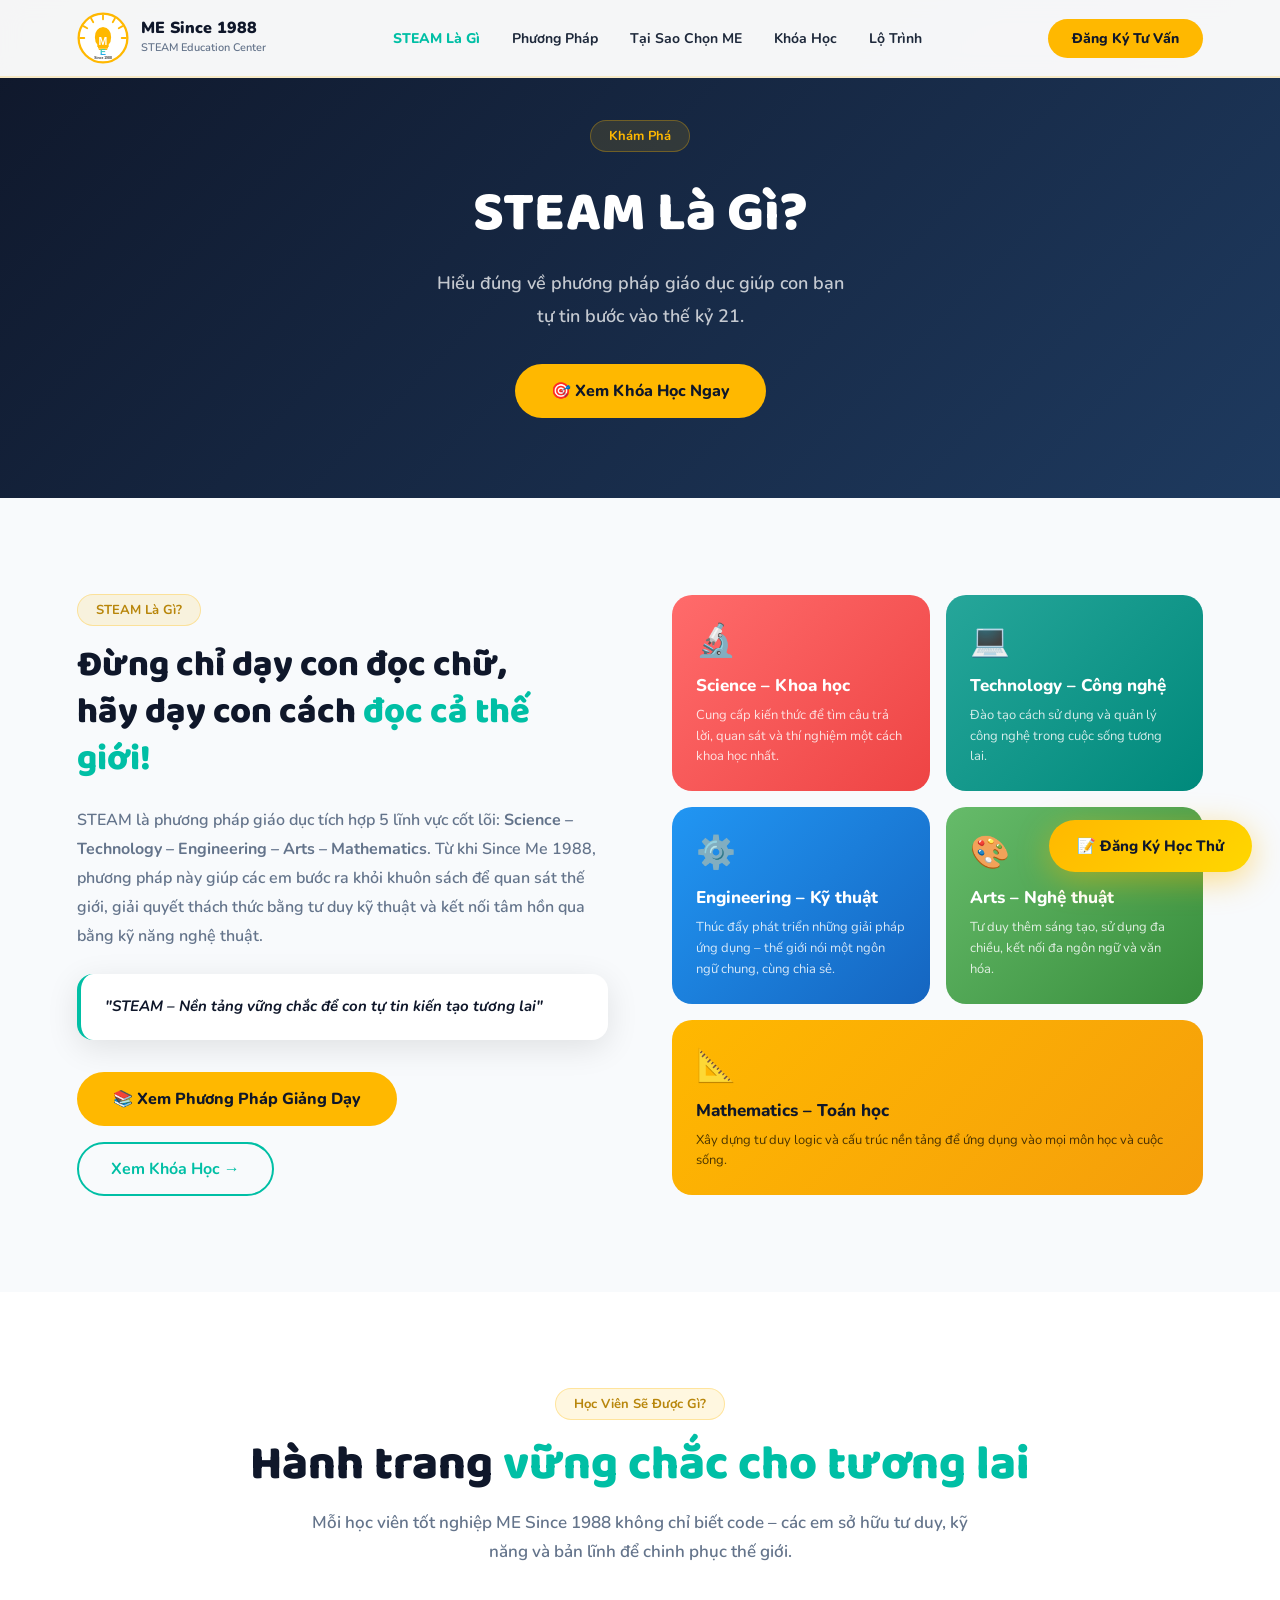
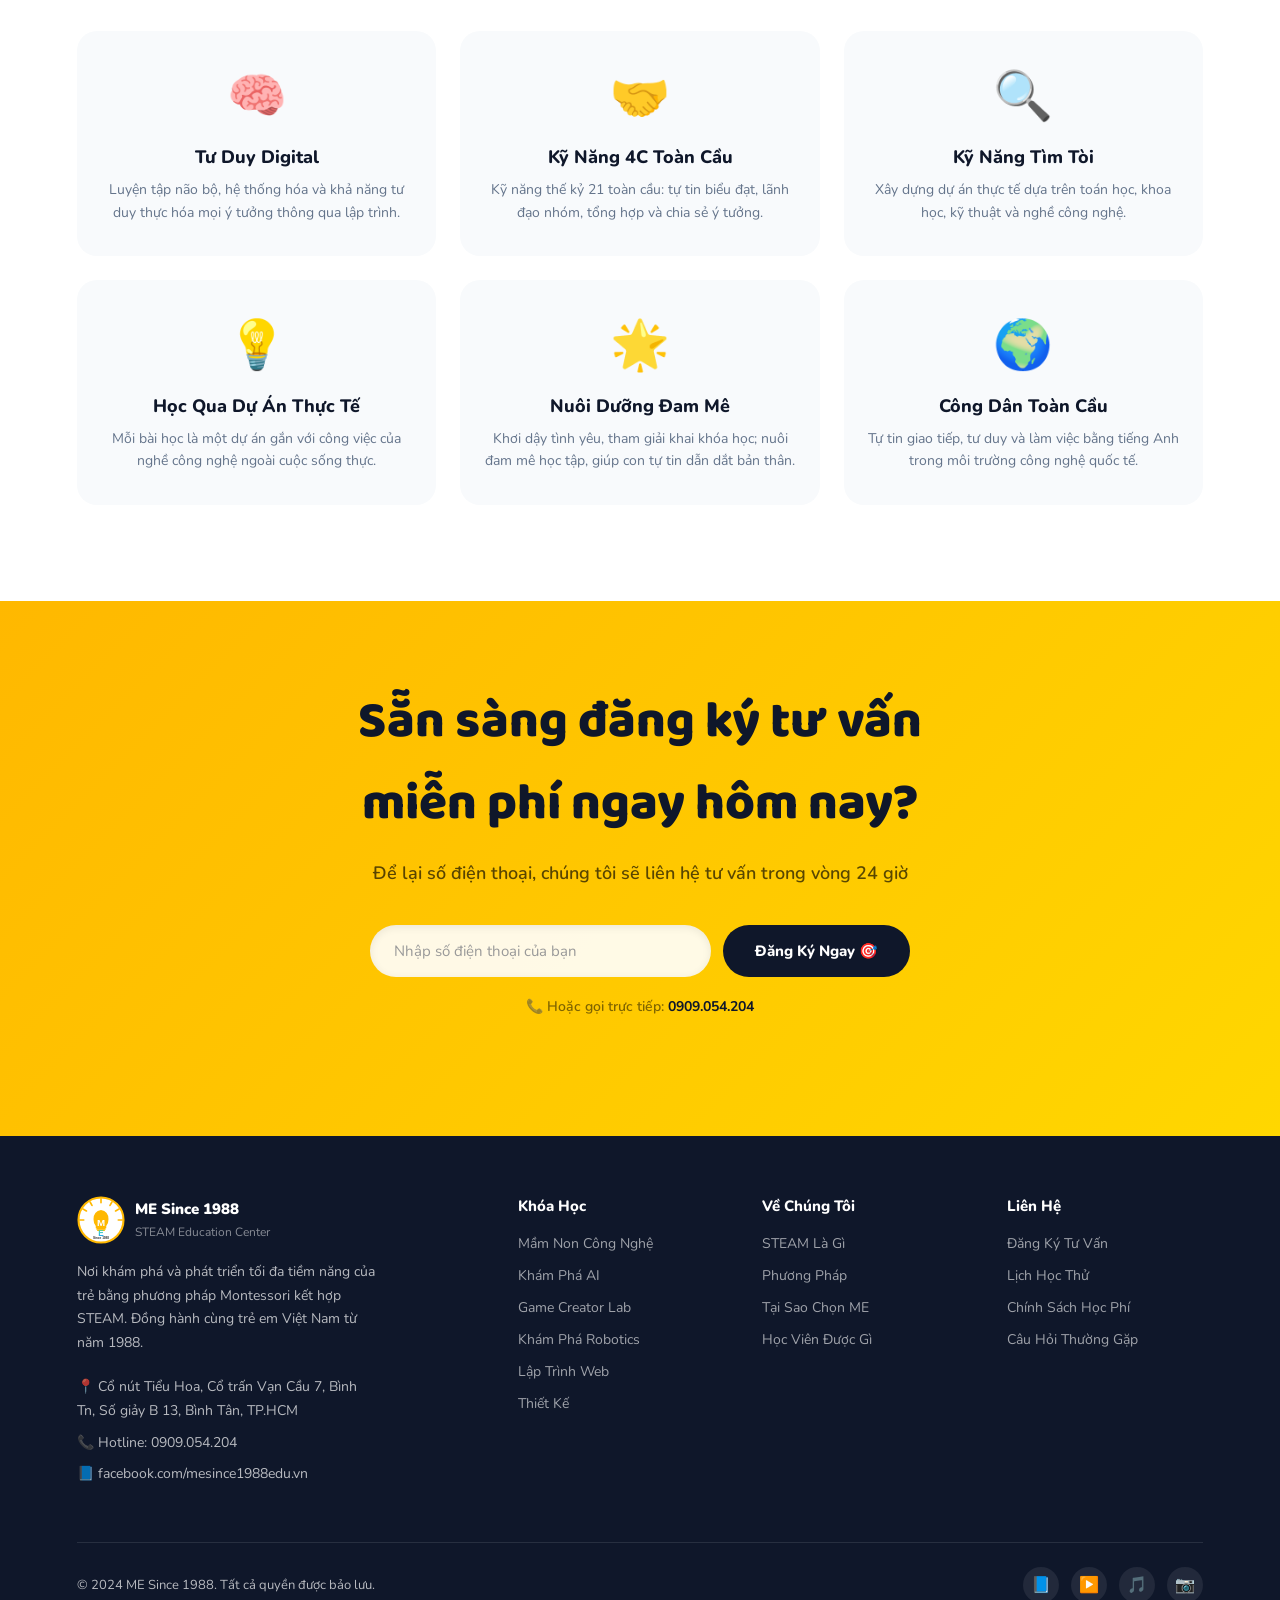
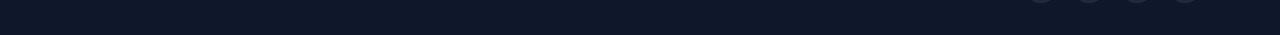
<file: steam.html>
<!DOCTYPE html>
<html lang="vi">
<head>
  <meta charset="UTF-8" />
  <meta name="viewport" content="width=device-width, initial-scale=1.0" />
  <title>STEAM Là Gì – ME Since 1988</title>
  <link rel="preconnect" href="https://fonts.googleapis.com" />
  <link href="https://fonts.googleapis.com/css2?family=Nunito:wght@400;600;700;800;900&family=Baloo+2:wght@700;800&display=swap" rel="stylesheet" />
  <link rel="stylesheet" href="css/style.css" />
</head>
<body>

<!-- ── NAV ── -->
<nav id="mainNav">
  <a href="index.html" class="nav-logo">
    <svg width="52" height="52" viewBox="0 0 640 640" xmlns="http://www.w3.org/2000/svg" style="flex-shrink:0;">
      <defs>
        <linearGradient id="eGrad" x1="0" y1="0" x2="0" y2="1">
          <stop offset="0%" stop-color="#7ED56F"/>
          <stop offset="50%" stop-color="#30C5D2"/>
          <stop offset="100%" stop-color="#1E90FF"/>
        </linearGradient>
      </defs>
      <circle cx="320" cy="320" r="300" fill="white" stroke="#FFB800" stroke-width="28"/>
      <g stroke="#FFB800" stroke-width="22" stroke-linecap="round">
        <line x1="320" y1="38" x2="320" y2="90"/>
        <line x1="466" y1="80" x2="440" y2="126"/>
        <line x1="560" y1="174" x2="514" y2="200"/>
        <line x1="602" y1="320" x2="550" y2="320"/>
        <line x1="174" y1="80" x2="200" y2="126"/>
        <line x1="80" y1="174" x2="126" y2="200"/>
        <line x1="38" y1="320" x2="90" y2="320"/>
      </g>
      <path d="M220 310 Q220 200 320 185 Q420 200 420 310 Q420 370 390 400 L390 430 L250 430 L250 400 Q220 370 220 310Z" fill="#FFB800"/>
      <rect x="258" y="428" width="124" height="22" rx="8" fill="#FFB800"/>
      <rect x="268" y="450" width="104" height="18" rx="8" fill="#FFB800"/>
      <text x="320" y="400" text-anchor="middle" font-family="Arial Black,sans-serif" font-weight="900" font-size="130" fill="white">M</text>
      <text x="320" y="530" text-anchor="middle" font-family="Arial Black,sans-serif" font-weight="900" font-size="110" fill="url(#eGrad)">E</text>
      <text x="320" y="578" text-anchor="middle" font-family="Arial,sans-serif" font-weight="700" font-size="42" fill="#333">Since 1988</text>
    </svg>
    <div class="logo-text">
      <strong>ME Since 1988</strong>
      <span>STEAM Education Center</span>
    </div>
  </a>
  <ul class="nav-links">
    <li><a href="steam.html" class="active">STEAM Là Gì</a></li>
    <li><a href="index.html#method">Phương Pháp</a></li>
    <li><a href="index.html#why">Tại Sao Chọn ME</a></li>
    <li><a href="khoa-hoc.html">Khóa Học</a></li>
    <li><a href="roadmap.html">Lộ Trình</a></li>
  </ul>
  <a href="index.html#cta" class="nav-cta">Đăng Ký Tư Vấn</a>
  <div class="hamburger" id="hamburger">
    <span></span><span></span><span></span>
  </div>
</nav>

<!-- ── PAGE HERO ── -->
<section id="steam-hero" style="
  background: linear-gradient(135deg, var(--navy) 0%, #1e3a5f 100%);
  padding: 120px 6% 80px;
  text-align: center;
  color: #fff;
">
  <div style="max-width:720px;margin:0 auto;">
    <span class="section-label" style="color:var(--yellow);">Khám Phá</span>
    <h1 style="font-family:'Baloo 2',sans-serif;font-size:clamp(32px,5vw,56px);font-weight:900;margin:12px 0 20px;line-height:1.2;">
      STEAM Là Gì?
    </h1>
    <p style="font-size:18px;color:rgba(255,255,255,0.75);line-height:1.8;font-weight:600;">
      Hiểu đúng về phương pháp giáo dục giúp con bạn<br>tự tin bước vào thế kỷ 21.
    </p>
    <a href="index.html#courses" class="btn-primary" style="display:inline-block;margin-top:32px;">
      🎯 Xem Khóa Học Ngay
    </a>
  </div>
</section>

<!-- ── STEAM LÀ GÌ ── -->
<section id="steam">
  <div class="steam-grid">
    <div class="steam-info fade-up">
      <span class="section-label">STEAM Là Gì?</span>
      <p class="big-quote">
        Đừng chỉ dạy con đọc chữ,<br>
        hãy dạy con cách <span class="hl">đọc cả thế giới!</span>
      </p>
      <p style="font-size:16px;color:var(--gray);line-height:1.8;font-weight:600;">
        STEAM là phương pháp giáo dục tích hợp 5 lĩnh vực cốt lõi:
        <strong>Science – Technology – Engineering – Arts – Mathematics</strong>.
        Từ khi Since Me 1988, phương pháp này giúp các em bước ra khỏi khuôn
        sách để quan sát thế giới, giải quyết thách thức bằng tư duy kỹ thuật
        và kết nối tâm hồn qua bằng kỹ năng nghệ thuật.
      </p>
      <div style="margin-top:24px;padding:20px 24px;background:#fff;border-radius:16px;box-shadow:var(--shadow);border-left:4px solid var(--teal);">
        <p style="font-style:italic;color:var(--navy);font-size:15px;font-weight:700;line-height:1.7;">
          "STEAM – Nền tảng vững chắc để con tự tin kiến tạo tương lai"
        </p>
      </div>
      <div style="margin-top:32px;display:flex;gap:16px;flex-wrap:wrap;">
        <a href="index.html#method" class="btn-primary">📚 Xem Phương Pháp Giảng Dạy</a>
        <a href="index.html#courses" class="btn-outline" style="border-color:var(--teal);color:var(--teal);">Xem Khóa Học →</a>
      </div>
    </div>

    <div class="steam-cards fade-up">
      <div class="steam-card sc-science">
        <div class="sc-icon">🔬</div>
        <h4>Science – Khoa học</h4>
        <p>Cung cấp kiến thức để tìm câu trả lời, quan sát và thí nghiệm một cách khoa học nhất.</p>
      </div>
      <div class="steam-card sc-tech">
        <div class="sc-icon">💻</div>
        <h4>Technology – Công nghệ</h4>
        <p>Đào tạo cách sử dụng và quản lý công nghệ trong cuộc sống tương lai.</p>
      </div>
      <div class="steam-card sc-eng">
        <div class="sc-icon">⚙️</div>
        <h4>Engineering – Kỹ thuật</h4>
        <p>Thúc đẩy phát triển những giải pháp ứng dụng – thế giới nói một ngôn ngữ chung, cùng chia sẻ.</p>
      </div>
      <div class="steam-card sc-art">
        <div class="sc-icon">🎨</div>
        <h4>Arts – Nghệ thuật</h4>
        <p>Tư duy thêm sáng tạo, sử dụng đa chiều, kết nối đa ngôn ngữ và văn hóa.</p>
      </div>
      <div class="steam-card sc-math full">
        <div class="sc-icon">📐</div>
        <h4>Mathematics – Toán học</h4>
        <p>Xây dựng tư duy logic và cấu trúc nền tảng để ứng dụng vào mọi môn học và cuộc sống.</p>
      </div>
    </div>
  </div>
</section>

<!-- ── HỌC VIÊN ĐƯỢC GÌ ── -->
<section id="outcomes">
  <div class="section-header center fade-up">
    <span class="section-label">Học Viên Sẽ Được Gì?</span>
    <h2 class="section-title">
      Hành trang <span class="accent">vững chắc cho tương lai</span>
    </h2>
    <p class="section-desc">
      Mỗi học viên tốt nghiệp ME Since 1988 không chỉ biết code – các em
      sở hữu tư duy, kỹ năng và bản lĩnh để chinh phục thế giới.
    </p>
  </div>

  <div class="outcomes-grid fade-up">
    <div class="outcome-card">
      <div class="oc-icon">🧠</div>
      <h3>Tư Duy Digital</h3>
      <p>Luyện tập não bộ, hệ thống hóa và khả năng tư duy thực hóa mọi ý tưởng thông qua lập trình.</p>
    </div>
    <div class="outcome-card">
      <div class="oc-icon">🤝</div>
      <h3>Kỹ Năng 4C Toàn Cầu</h3>
      <p>Kỹ năng thế kỷ 21 toàn cầu: tự tin biểu đạt, lãnh đạo nhóm, tổng hợp và chia sẻ ý tưởng.</p>
    </div>
    <div class="outcome-card">
      <div class="oc-icon">🔍</div>
      <h3>Kỹ Năng Tìm Tòi</h3>
      <p>Xây dựng dự án thực tế dựa trên toán học, khoa học, kỹ thuật và nghề công nghệ.</p>
    </div>
    <div class="outcome-card">
      <div class="oc-icon">💡</div>
      <h3>Học Qua Dự Án Thực Tế</h3>
      <p>Mỗi bài học là một dự án gắn với công việc của nghề công nghệ ngoài cuộc sống thực.</p>
    </div>
    <div class="outcome-card">
      <div class="oc-icon">🌟</div>
      <h3>Nuôi Dưỡng Đam Mê</h3>
      <p>Khơi dậy tình yêu, tham giải khai khóa học; nuôi đam mê học tập, giúp con tự tin dẫn dắt bản thân.</p>
    </div>
    <div class="outcome-card">
      <div class="oc-icon">🌍</div>
      <h3>Công Dân Toàn Cầu</h3>
      <p>Tự tin giao tiếp, tư duy và làm việc bằng tiếng Anh trong môi trường công nghệ quốc tế.</p>
    </div>
  </div>
</section>

<!-- ── CTA MINI ── -->
<section id="cta">
  <h2>Sẵn sàng đăng ký tư vấn<br>miễn phí ngay hôm nay?</h2>
  <p>Để lại số điện thoại, chúng tôi sẽ liên hệ tư vấn trong vòng 24 giờ</p>
  <form class="cta-form" onsubmit="handleSubmit(event)">
    <input type="tel" placeholder="Nhập số điện thoại của bạn" id="phoneInput" />
    <button type="submit" class="btn-dark">Đăng Ký Ngay 🎯</button>
  </form>
  <p style="margin-top:20px;font-size:14px;color:rgba(0,0,0,0.5);">
    📞 Hoặc gọi trực tiếp: <strong style="color:var(--navy);">0909.054.204</strong>
  </p>
</section>

<!-- ── FOOTER ── -->
<footer>
  <div class="footer-grid">
    <div class="footer-brand">
      <div class="fb-logo">
        <svg width="48" height="48" viewBox="0 0 640 640" xmlns="http://www.w3.org/2000/svg" style="flex-shrink:0;">
          <defs>
            <linearGradient id="eGrad2" x1="0" y1="0" x2="0" y2="1">
              <stop offset="0%" stop-color="#7ED56F"/>
              <stop offset="50%" stop-color="#30C5D2"/>
              <stop offset="100%" stop-color="#1E90FF"/>
            </linearGradient>
          </defs>
          <circle cx="320" cy="320" r="300" fill="white" stroke="#FFB800" stroke-width="28"/>
          <g stroke="#FFB800" stroke-width="22" stroke-linecap="round">
            <line x1="320" y1="38" x2="320" y2="90"/>
            <line x1="466" y1="80" x2="440" y2="126"/>
            <line x1="560" y1="174" x2="514" y2="200"/>
            <line x1="602" y1="320" x2="550" y2="320"/>
            <line x1="174" y1="80" x2="200" y2="126"/>
            <line x1="80" y1="174" x2="126" y2="200"/>
            <line x1="38" y1="320" x2="90" y2="320"/>
          </g>
          <path d="M220 310 Q220 200 320 185 Q420 200 420 310 Q420 370 390 400 L390 430 L250 430 L250 400 Q220 370 220 310Z" fill="#FFB800"/>
          <rect x="258" y="428" width="124" height="22" rx="8" fill="#FFB800"/>
          <rect x="268" y="450" width="104" height="18" rx="8" fill="#FFB800"/>
          <text x="320" y="400" text-anchor="middle" font-family="Arial Black,sans-serif" font-weight="900" font-size="130" fill="white">M</text>
          <text x="320" y="530" text-anchor="middle" font-family="Arial Black,sans-serif" font-weight="900" font-size="110" fill="url(#eGrad2)">E</text>
          <text x="320" y="578" text-anchor="middle" font-family="Arial,sans-serif" font-weight="700" font-size="42" fill="#333">Since 1988</text>
        </svg>
        <div>
          <strong>ME Since 1988</strong><br>
          <span style="color:rgba(255,255,255,0.5);font-size:12px;">STEAM Education Center</span>
        </div>
      </div>
      <p>
        Nơi khám phá và phát triển tối đa tiềm năng của trẻ bằng phương pháp
        Montessori kết hợp STEAM. Đồng hành cùng trẻ em Việt Nam từ năm 1988.
      </p>
      <div class="contact-info">
        <p>📍 Cổ nút Tiểu Hoa, Cổ trấn Vạn Cầu 7, Bình Tn, Số giảy B 13, Bình Tân, TP.HCM</p>
        <p>📞 Hotline: 0909.054.204</p>
        <p>📘 facebook.com/mesince1988edu.vn</p>
      </div>
    </div>

    <div class="footer-col">
      <h4>Khóa Học</h4>
      <ul>
        <li><a href="index.html#courses">Mầm Non Công Nghệ</a></li>
        <li><a href="index.html#courses">Khám Phá AI</a></li>
        <li><a href="index.html#courses">Game Creator Lab</a></li>
        <li><a href="index.html#courses">Khám Phá Robotics</a></li>
        <li><a href="index.html#courses">Lập Trình Web</a></li>
        <li><a href="index.html#courses">Thiết Kế</a></li>
      </ul>
    </div>

    <div class="footer-col">
      <h4>Về Chúng Tôi</h4>
      <ul>
        <li><a href="steam.html">STEAM Là Gì</a></li>
        <li><a href="index.html#method">Phương Pháp</a></li>
        <li><a href="index.html#why">Tại Sao Chọn ME</a></li>
        <li><a href="steam.html#outcomes">Học Viên Được Gì</a></li>
      </ul>
    </div>

    <div class="footer-col">
      <h4>Liên Hệ</h4>
      <ul>
        <li><a href="index.html#cta">Đăng Ký Tư Vấn</a></li>
        <li><a href="#">Lịch Học Thử</a></li>
        <li><a href="#">Chính Sách Học Phí</a></li>
        <li><a href="#">Câu Hỏi Thường Gặp</a></li>
      </ul>
    </div>
  </div>

  <div class="footer-bottom">
    <p>© 2024 ME Since 1988. Tất cả quyền được bảo lưu.</p>
    <div class="social-links">
      <a href="#" class="social-link" title="Facebook">📘</a>
      <a href="#" class="social-link" title="YouTube">▶️</a>
      <a href="#" class="social-link" title="TikTok">🎵</a>
      <a href="#" class="social-link" title="Instagram">📷</a>
    </div>
  </div>
</footer>

<!-- Floating register button -->
<button class="floating-reg-btn" onclick="openRegisterModal('trial')" title="Đăng ký học thử">
  📝 Đăng Ký Học Thử
</button>

<!-- ── REGISTER MODAL ── -->
<div class="reg-overlay" id="registerModal" onclick="handleRegOverlayClick(event)">
  <div class="reg-box">
    <div class="reg-head">
      <div>
        <div class="reg-label">ĐĂNG KÝ HỌC THỬ</div>
        <h2 class="reg-title">Để Lại Thông Tin<br><span>Chúng Tôi Sẽ Liên Hệ Bạn</span></h2>
      </div>
      <button class="modal-close" onclick="closeRegisterModal()">✕</button>
    </div>
    <form class="reg-form" id="registerForm" onsubmit="handleRegisterSubmit(event)">
      <div class="reg-row">
        <div class="reg-field">
          <label>Họ và tên phụ huynh <span class="req">*</span></label>
          <input type="text" name="name" id="regName" placeholder="Nguyễn Văn A" required />
        </div>
        <div class="reg-field">
          <label>Số điện thoại <span class="req">*</span></label>
          <input type="tel" name="phone" id="regPhone" placeholder="0909 054 204" required />
        </div>
      </div>
      <div class="reg-row">
        <div class="reg-field">
          <label>Email <span class="req">*</span></label>
          <input type="email" name="email" id="regEmail" placeholder="email@example.com" required />
        </div>
        <div class="reg-field">
          <label>Tuổi của bé <span class="req">*</span></label>
          <select name="age" id="regAge" required>
            <option value="">-- Chọn độ tuổi --</option>
            <option value="6 tuổi">6 tuổi</option>
            <option value="7 tuổi">7 tuổi</option>
            <option value="8 tuổi">8 tuổi</option>
            <option value="9 tuổi">9 tuổi</option>
            <option value="10 tuổi">10 tuổi</option>
            <option value="11 tuổi">11 tuổi</option>
            <option value="12 tuổi">12 tuổi</option>
            <option value="13 tuổi">13 tuổi</option>
            <option value="14 tuổi">14 tuổi</option>
            <option value="15 tuổi">15 tuổi</option>
          </select>
        </div>
      </div>
      <div class="reg-row">
        <div class="reg-field">
          <label>Khóa học quan tâm</label>
          <select name="course" id="regCourse">
            <option value="Chưa biết">Chưa biết / Cần tư vấn</option>
            <option value="Khám Phá Trí Tuệ Nhân Tạo">Khám Phá Trí Tuệ Nhân Tạo</option>
            <option value="Game Creator Lab">Game Creator Lab</option>
            <option value="Khám Phá Robotics">Khám Phá Robotics</option>
            <option value="Nghệ Thuật Công Nghệ">Nghệ Thuật Công Nghệ (Sáng Tạo Số)</option>
            <option value="Python & AI">Khám Phá Python & AI Cấp 2&3</option>
          </select>
        </div>
        <div class="reg-field">
          <label>Gói đăng ký quan tâm</label>
          <select name="package" id="regPackage">
            <option value="Học Thử Miễn Phí">🎁 Học Thử Miễn Phí</option>
            <option value="1 Level - 5.000.000đ">📘 1 Level - 5.000.000đ</option>
            <option value="1 Học Kỳ (4 Levels) - 18.000.000đ">🏆 1 Học Kỳ (4 Levels) - 18.000.000đ (giảm 10%)</option>
            <option value="Gói Gia Đình - 4.500.000đ/level/bé">👨‍👩‍👧 Gói Gia Đình - 4.500.000đ/level/bé (giảm 10%)</option>
          </select>
        </div>
      </div>
      <div class="reg-field">
        <label>Ghi chú thêm</label>
        <textarea name="message" id="regMessage" rows="3" placeholder="Thời gian có thể học, câu hỏi cần tư vấn..."></textarea>
      </div>
      <input type="hidden" name="_subject" value="🎯 Đăng ký học thử - ME Since 1988" />
      <input type="hidden" name="_captcha" value="false" />
      <div class="reg-submit-wrap">
        <button type="submit" class="reg-submit-btn" id="regSubmitBtn">
          <span id="regBtnText">Gửi Đăng Ký 🚀</span>
        </button>
        <p class="reg-note">Chúng tôi sẽ liên hệ bạn trong vòng <strong>24 giờ</strong> làm việc</p>
      </div>
    </form>
    <div class="reg-success" id="regSuccess" style="display:none;">
      <div class="reg-success-icon">🎉</div>
      <h3>Đăng Ký Thành Công!</h3>
      <p>Cảm ơn bạn đã tin tưởng ME Since 1988!<br>Chúng tôi sẽ liên hệ bạn trong vòng <strong>24 giờ</strong>.</p>
      <button class="pc-btn" onclick="closeRegisterModal()" style="margin-top:20px;">Đóng</button>
    </div>
  </div>
</div>

<script src="js/main.js"></script>
<script src="js/app.js"></script>
<style>
  /* active nav link */
  .nav-links a.active { color: var(--teal); font-weight: 800; }
</style>
</body>
</html>
</file>
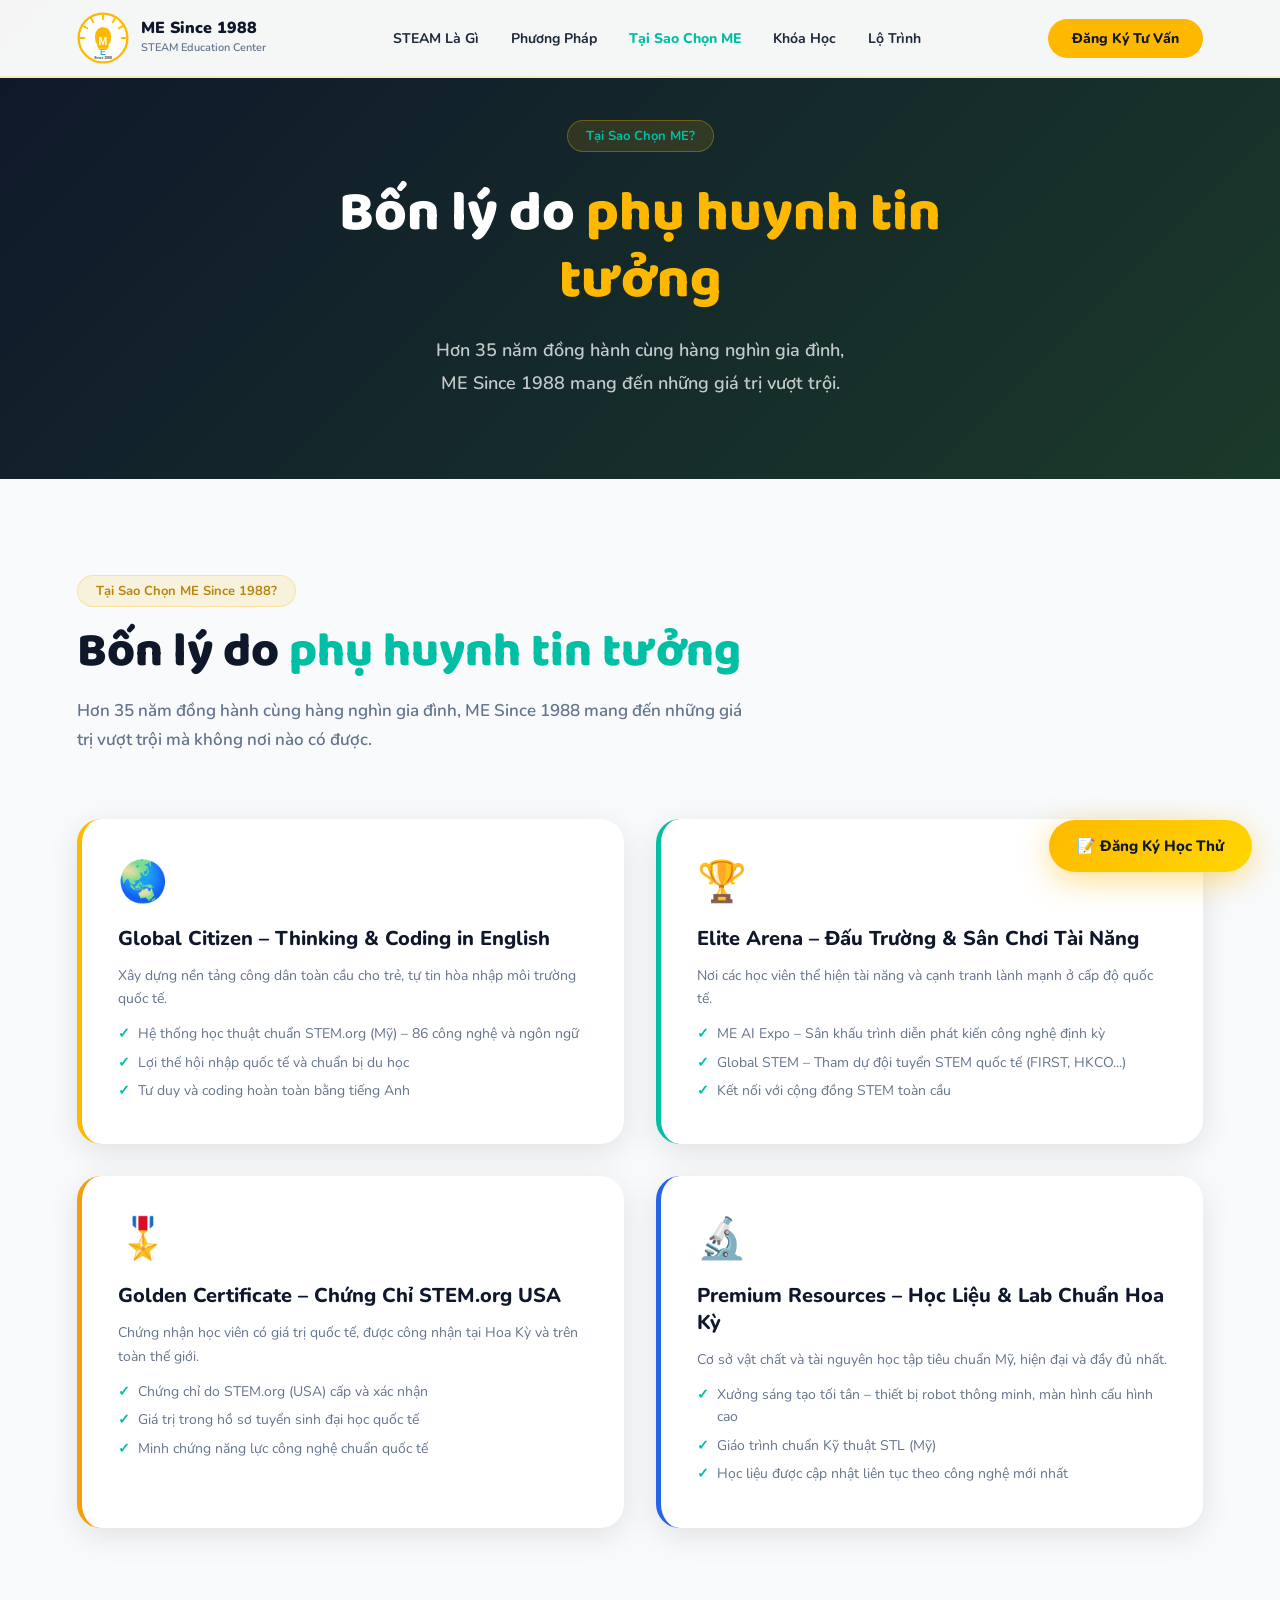
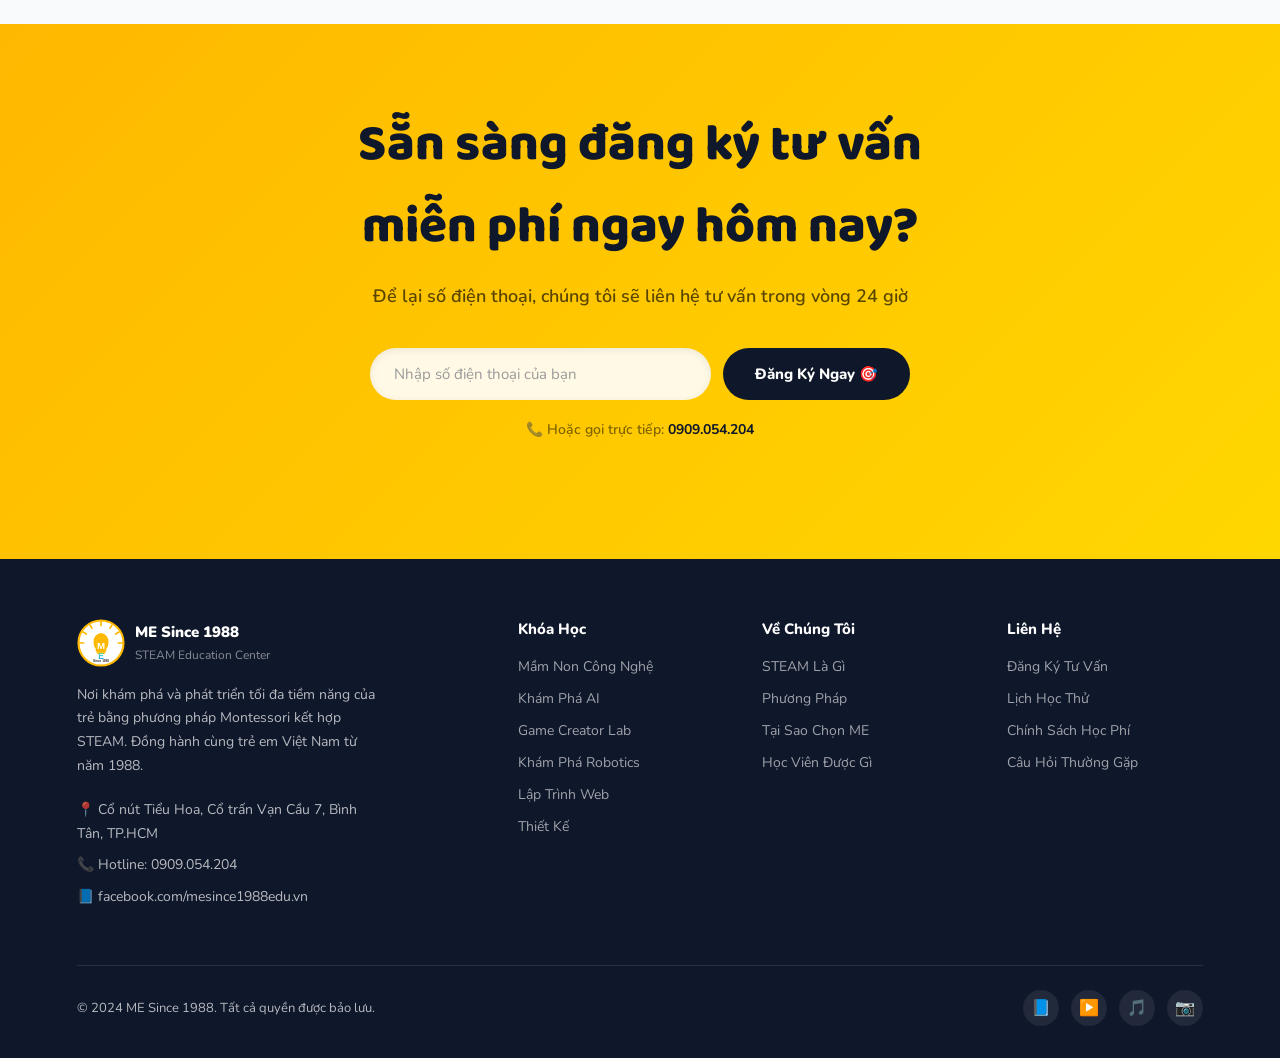
<file: tai-sao.html>
<!DOCTYPE html>
<html lang="vi">
<head>
  <meta charset="UTF-8" />
  <meta name="viewport" content="width=device-width, initial-scale=1.0" />
  <title>Tại Sao Chọn ME Since 1988</title>
  <link rel="preconnect" href="https://fonts.googleapis.com" />
  <link href="https://fonts.googleapis.com/css2?family=Nunito:wght@400;600;700;800;900&family=Baloo+2:wght@700;800&display=swap" rel="stylesheet" />
  <link rel="stylesheet" href="css/style.css" />
  <style>.nav-links a.active{color:var(--teal);font-weight:800;}</style>
</head>
<body>

<!-- ── NAV ── -->
<nav id="mainNav">
  <a href="index.html" class="nav-logo">
    <svg width="52" height="52" viewBox="0 0 640 640" xmlns="http://www.w3.org/2000/svg" style="flex-shrink:0;">
      <defs><linearGradient id="eGrad" x1="0" y1="0" x2="0" y2="1">
        <stop offset="0%" stop-color="#7ED56F"/><stop offset="50%" stop-color="#30C5D2"/><stop offset="100%" stop-color="#1E90FF"/>
      </linearGradient></defs>
      <circle cx="320" cy="320" r="300" fill="white" stroke="#FFB800" stroke-width="28"/>
      <g stroke="#FFB800" stroke-width="22" stroke-linecap="round">
        <line x1="320" y1="38" x2="320" y2="90"/><line x1="466" y1="80" x2="440" y2="126"/>
        <line x1="560" y1="174" x2="514" y2="200"/><line x1="602" y1="320" x2="550" y2="320"/>
        <line x1="174" y1="80" x2="200" y2="126"/><line x1="80" y1="174" x2="126" y2="200"/>
        <line x1="38" y1="320" x2="90" y2="320"/>
      </g>
      <path d="M220 310 Q220 200 320 185 Q420 200 420 310 Q420 370 390 400 L390 430 L250 430 L250 400 Q220 370 220 310Z" fill="#FFB800"/>
      <rect x="258" y="428" width="124" height="22" rx="8" fill="#FFB800"/>
      <rect x="268" y="450" width="104" height="18" rx="8" fill="#FFB800"/>
      <text x="320" y="400" text-anchor="middle" font-family="Arial Black,sans-serif" font-weight="900" font-size="130" fill="white">M</text>
      <text x="320" y="530" text-anchor="middle" font-family="Arial Black,sans-serif" font-weight="900" font-size="110" fill="url(#eGrad)">E</text>
      <text x="320" y="578" text-anchor="middle" font-family="Arial,sans-serif" font-weight="700" font-size="42" fill="#333">Since 1988</text>
    </svg>
    <div class="logo-text"><strong>ME Since 1988</strong><span>STEAM Education Center</span></div>
  </a>
  <ul class="nav-links">
    <li><a href="steam.html">STEAM Là Gì</a></li>
    <li><a href="phuong-phap.html">Phương Pháp</a></li>
    <li><a href="tai-sao.html" class="active">Tại Sao Chọn ME</a></li>
    <li><a href="khoa-hoc.html">Khóa Học</a></li>
    <li><a href="roadmap.html">Lộ Trình</a></li>
  </ul>
  <a href="#cta" class="nav-cta">Đăng Ký Tư Vấn</a>
  <div class="hamburger" id="hamburger"><span></span><span></span><span></span></div>
</nav>

<!-- ── PAGE HERO ── -->
<section style="background:linear-gradient(135deg,#0F172A 0%,#1a3a2a 100%);padding:120px 6% 80px;text-align:center;color:#fff;">
  <div style="max-width:720px;margin:0 auto;">
    <span class="section-label" style="color:var(--teal);">Tại Sao Chọn ME?</span>
    <h1 style="font-family:'Baloo 2',sans-serif;font-size:clamp(32px,5vw,56px);font-weight:900;margin:12px 0 20px;line-height:1.2;color:#fff;">
      Bốn lý do <span style="color:var(--yellow);">phụ huynh tin tưởng</span>
    </h1>
    <p style="font-size:18px;color:rgba(255,255,255,0.75);line-height:1.8;font-weight:600;">
      Hơn 35 năm đồng hành cùng hàng nghìn gia đình,<br>ME Since 1988 mang đến những giá trị vượt trội.
    </p>
  </div>
</section>

<!-- ── TẠI SAO CHỌN ME ── -->
<section id="why">
  <div class="section-header fade-up">
    <span class="section-label">Tại Sao Chọn ME Since 1988?</span>
    <h2 class="section-title">
      Bốn lý do <span class="accent">phụ huynh tin tưởng</span>
    </h2>
    <p class="section-desc">
      Hơn 35 năm đồng hành cùng hàng nghìn gia đình, ME Since 1988 mang đến
      những giá trị vượt trội mà không nơi nào có được.
    </p>
  </div>

  <div class="why-grid fade-up">
    <div class="why-card wc-1">
      <div class="wc-icon">🌏</div>
      <h3>Global Citizen – Thinking & Coding in English</h3>
      <p>Xây dựng nền tảng công dân toàn cầu cho trẻ, tự tin hòa nhập môi trường quốc tế.</p>
      <ul>
        <li>Hệ thống học thuật chuẩn STEM.org (Mỹ) – 86 công nghệ và ngôn ngữ</li>
        <li>Lợi thế hội nhập quốc tế và chuẩn bị du học</li>
        <li>Tư duy và coding hoàn toàn bằng tiếng Anh</li>
      </ul>
    </div>

    <div class="why-card wc-2">
      <div class="wc-icon">🏆</div>
      <h3>Elite Arena – Đấu Trường & Sân Chơi Tài Năng</h3>
      <p>Nơi các học viên thể hiện tài năng và cạnh tranh lành mạnh ở cấp độ quốc tế.</p>
      <ul>
        <li>ME AI Expo – Sân khấu trình diễn phát kiến công nghệ định kỳ</li>
        <li>Global STEM – Tham dự đội tuyển STEM quốc tế (FIRST, HKCO...)</li>
        <li>Kết nối với cộng đồng STEM toàn cầu</li>
      </ul>
    </div>

    <div class="why-card wc-3">
      <div class="wc-icon">🎖️</div>
      <h3>Golden Certificate – Chứng Chỉ STEM.org USA</h3>
      <p>Chứng nhận học viên có giá trị quốc tế, được công nhận tại Hoa Kỳ và trên toàn thế giới.</p>
      <ul>
        <li>Chứng chỉ do STEM.org (USA) cấp và xác nhận</li>
        <li>Giá trị trong hồ sơ tuyển sinh đại học quốc tế</li>
        <li>Minh chứng năng lực công nghệ chuẩn quốc tế</li>
      </ul>
    </div>

    <div class="why-card wc-4">
      <div class="wc-icon">🔬</div>
      <h3>Premium Resources – Học Liệu & Lab Chuẩn Hoa Kỳ</h3>
      <p>Cơ sở vật chất và tài nguyên học tập tiêu chuẩn Mỹ, hiện đại và đầy đủ nhất.</p>
      <ul>
        <li>Xưởng sáng tạo tối tân – thiết bị robot thông minh, màn hình cấu hình cao</li>
        <li>Giáo trình chuẩn Kỹ thuật STL (Mỹ)</li>
        <li>Học liệu được cập nhật liên tục theo công nghệ mới nhất</li>
      </ul>
    </div>
  </div>
</section>

<!-- ── CTA ── -->
<section id="cta">
  <h2>Sẵn sàng đăng ký tư vấn<br>miễn phí ngay hôm nay?</h2>
  <p>Để lại số điện thoại, chúng tôi sẽ liên hệ tư vấn trong vòng 24 giờ</p>
  <form class="cta-form" onsubmit="handleSubmit(event)">
    <input type="tel" placeholder="Nhập số điện thoại của bạn" id="phoneInput" />
    <button type="submit" class="btn-dark">Đăng Ký Ngay 🎯</button>
  </form>
  <p style="margin-top:20px;font-size:14px;color:rgba(0,0,0,0.5);">
    📞 Hoặc gọi trực tiếp: <strong style="color:var(--navy);">0909.054.204</strong>
  </p>
</section>

<!-- ── FOOTER ── -->
<footer>
  <div class="footer-grid">
    <div class="footer-brand">
      <div class="fb-logo">
        <svg width="48" height="48" viewBox="0 0 640 640" xmlns="http://www.w3.org/2000/svg" style="flex-shrink:0;">
          <defs><linearGradient id="eGrad2" x1="0" y1="0" x2="0" y2="1">
            <stop offset="0%" stop-color="#7ED56F"/><stop offset="50%" stop-color="#30C5D2"/><stop offset="100%" stop-color="#1E90FF"/>
          </linearGradient></defs>
          <circle cx="320" cy="320" r="300" fill="white" stroke="#FFB800" stroke-width="28"/>
          <g stroke="#FFB800" stroke-width="22" stroke-linecap="round">
            <line x1="320" y1="38" x2="320" y2="90"/><line x1="466" y1="80" x2="440" y2="126"/>
            <line x1="560" y1="174" x2="514" y2="200"/><line x1="602" y1="320" x2="550" y2="320"/>
            <line x1="174" y1="80" x2="200" y2="126"/><line x1="80" y1="174" x2="126" y2="200"/>
            <line x1="38" y1="320" x2="90" y2="320"/>
          </g>
          <path d="M220 310 Q220 200 320 185 Q420 200 420 310 Q420 370 390 400 L390 430 L250 430 L250 400 Q220 370 220 310Z" fill="#FFB800"/>
          <rect x="258" y="428" width="124" height="22" rx="8" fill="#FFB800"/>
          <rect x="268" y="450" width="104" height="18" rx="8" fill="#FFB800"/>
          <text x="320" y="400" text-anchor="middle" font-family="Arial Black,sans-serif" font-weight="900" font-size="130" fill="white">M</text>
          <text x="320" y="530" text-anchor="middle" font-family="Arial Black,sans-serif" font-weight="900" font-size="110" fill="url(#eGrad2)">E</text>
          <text x="320" y="578" text-anchor="middle" font-family="Arial,sans-serif" font-weight="700" font-size="42" fill="#333">Since 1988</text>
        </svg>
        <div><strong>ME Since 1988</strong><br><span style="color:rgba(255,255,255,0.5);font-size:12px;">STEAM Education Center</span></div>
      </div>
      <p>Nơi khám phá và phát triển tối đa tiềm năng của trẻ bằng phương pháp Montessori kết hợp STEAM. Đồng hành cùng trẻ em Việt Nam từ năm 1988.</p>
      <div class="contact-info">
        <p>📍 Cổ nút Tiểu Hoa, Cổ trấn Vạn Cầu 7, Bình Tân, TP.HCM</p>
        <p>📞 Hotline: 0909.054.204</p>
        <p>📘 facebook.com/mesince1988edu.vn</p>
      </div>
    </div>
    <div class="footer-col">
      <h4>Khóa Học</h4>
      <ul>
        <li><a href="khoa-hoc.html">Mầm Non Công Nghệ</a></li>
        <li><a href="khoa-hoc.html">Khám Phá AI</a></li>
        <li><a href="khoa-hoc.html">Game Creator Lab</a></li>
        <li><a href="khoa-hoc.html">Khám Phá Robotics</a></li>
        <li><a href="khoa-hoc.html">Lập Trình Web</a></li>
        <li><a href="khoa-hoc.html">Thiết Kế</a></li>
      </ul>
    </div>
    <div class="footer-col">
      <h4>Về Chúng Tôi</h4>
      <ul>
        <li><a href="steam.html">STEAM Là Gì</a></li>
        <li><a href="phuong-phap.html">Phương Pháp</a></li>
        <li><a href="tai-sao.html">Tại Sao Chọn ME</a></li>
        <li><a href="steam.html#outcomes">Học Viên Được Gì</a></li>
      </ul>
    </div>
    <div class="footer-col">
      <h4>Liên Hệ</h4>
      <ul>
        <li><a href="#cta">Đăng Ký Tư Vấn</a></li>
        <li><a href="#">Lịch Học Thử</a></li>
        <li><a href="#">Chính Sách Học Phí</a></li>
        <li><a href="#">Câu Hỏi Thường Gặp</a></li>
      </ul>
    </div>
  </div>
  <div class="footer-bottom">
    <p>© 2024 ME Since 1988. Tất cả quyền được bảo lưu.</p>
    <div class="social-links">
      <a href="#" class="social-link" title="Facebook">📘</a>
      <a href="#" class="social-link" title="YouTube">▶️</a>
      <a href="#" class="social-link" title="TikTok">🎵</a>
      <a href="#" class="social-link" title="Instagram">📷</a>
    </div>
  </div>
</footer>

<button class="floating-reg-btn" onclick="openRegisterModal('trial')" title="Đăng ký học thử">📝 Đăng Ký Học Thử</button>

<!-- ── REGISTER MODAL ── -->
<div class="reg-overlay" id="registerModal" onclick="handleRegOverlayClick(event)">
  <div class="reg-box">
    <div class="reg-head">
      <div>
        <div class="reg-label">ĐĂNG KÝ HỌC THỬ</div>
        <h2 class="reg-title">Để Lại Thông Tin<br><span>Chúng Tôi Sẽ Liên Hệ Bạn</span></h2>
      </div>
      <button class="modal-close" onclick="closeRegisterModal()">✕</button>
    </div>
    <form class="reg-form" id="registerForm" onsubmit="handleRegisterSubmit(event)">
      <div class="reg-row">
        <div class="reg-field">
          <label>Họ và tên phụ huynh <span class="req">*</span></label>
          <input type="text" name="name" id="regName" placeholder="Nguyễn Văn A" required />
        </div>
        <div class="reg-field">
          <label>Số điện thoại <span class="req">*</span></label>
          <input type="tel" name="phone" id="regPhone" placeholder="0909 054 204" required />
        </div>
      </div>
      <div class="reg-row">
        <div class="reg-field">
          <label>Email <span class="req">*</span></label>
          <input type="email" name="email" id="regEmail" placeholder="email@example.com" required />
        </div>
        <div class="reg-field">
          <label>Tuổi của bé <span class="req">*</span></label>
          <select name="age" id="regAge" required>
            <option value="">-- Chọn độ tuổi --</option>
            <option>6 tuổi</option><option>7 tuổi</option><option>8 tuổi</option>
            <option>9 tuổi</option><option>10 tuổi</option><option>11 tuổi</option>
            <option>12 tuổi</option><option>13 tuổi</option><option>14 tuổi</option><option>15 tuổi</option>
          </select>
        </div>
      </div>
      <div class="reg-row">
        <div class="reg-field">
          <label>Khóa học quan tâm</label>
          <select name="course" id="regCourse">
            <option value="Chưa biết">Chưa biết / Cần tư vấn</option>
            <option>Khám Phá Trí Tuệ Nhân Tạo</option>
            <option>Game Creator Lab</option>
            <option>Khám Phá Robotics</option>
            <option value="Nghệ Thuật Công Nghệ">Nghệ Thuật Công Nghệ (Sáng Tạo Số)</option>
            <option value="Python & AI">Khám Phá Python & AI Cấp 2&3</option>
          </select>
        </div>
        <div class="reg-field">
          <label>Gói đăng ký quan tâm</label>
          <select name="package" id="regPackage">
            <option value="Học Thử Miễn Phí">🎁 Học Thử Miễn Phí</option>
            <option value="1 Level - 5.000.000đ">📘 1 Level - 5.000.000đ</option>
            <option value="1 Học Kỳ (4 Levels) - 18.000.000đ">🏆 1 Học Kỳ - 18.000.000đ (giảm 10%)</option>
            <option value="Gói Gia Đình - 4.500.000đ/level/bé">👨‍👩‍👧 Gói Gia Đình - 4.500.000đ/level/bé</option>
          </select>
        </div>
      </div>
      <div class="reg-field">
        <label>Ghi chú thêm</label>
        <textarea name="message" id="regMessage" rows="3" placeholder="Thời gian có thể học, câu hỏi cần tư vấn..."></textarea>
      </div>
      <div class="reg-submit-wrap">
        <button type="submit" class="reg-submit-btn" id="regSubmitBtn">
          <span id="regBtnText">Gửi Đăng Ký 🚀</span>
        </button>
        <p class="reg-note">Chúng tôi sẽ liên hệ bạn trong vòng <strong>24 giờ</strong> làm việc</p>
      </div>
    </form>
    <div class="reg-success" id="regSuccess" style="display:none;">
      <div class="reg-success-icon">🎉</div>
      <h3>Đăng Ký Thành Công!</h3>
      <p>Cảm ơn bạn đã tin tưởng ME Since 1988!<br>Chúng tôi sẽ liên hệ bạn trong vòng <strong>24 giờ</strong>.</p>
      <button class="pc-btn" onclick="closeRegisterModal()" style="margin-top:20px;">Đóng</button>
    </div>
  </div>
</div>

<script src="js/main.js"></script>
<script src="js/app.js"></script>
</body>
</html>
</file>
<file: css/style.css>
﻿    *, *::before, *::after { box-sizing: border-box; margin: 0; padding: 0; }

    :root {
      --yellow: #FFB800;
      --yellow-light: #FFD966;
      --teal: #00BFA5;
      --teal-dark: #009688;
      --green: #2ECC71;
      --blue: #2563EB;
      --navy: #0F172A;
      --navy-soft: #1E293B;
      --white: #FFFFFF;
      --gray-soft: #F8FAFC;
      --gray: #64748B;
      --radius: 20px;
      --shadow: 0 8px 32px rgba(0,0,0,0.10);
      --shadow-lg: 0 20px 60px rgba(0,0,0,0.15);
    }

    html { scroll-behavior: smooth; }

    body {
      font-family: 'Nunito', sans-serif;
      color: var(--navy);
      background: var(--white);
      overflow-x: hidden;
    }

    /* ── NAV ── */
    nav {
      position: fixed; top: 0; left: 0; right: 0; z-index: 999;
      background: rgba(255,255,255,0.96);
      backdrop-filter: blur(12px);
      border-bottom: 2px solid rgba(255,184,0,0.2);
      display: flex; align-items: center; justify-content: space-between;
      padding: 12px 6%;
      transition: box-shadow .3s;
    }
    nav.scrolled { box-shadow: 0 4px 24px rgba(0,0,0,0.10); }

    .nav-logo { display: flex; align-items: center; gap: 12px; text-decoration: none; }
    .nav-logo .logo-icon {
      width: 50px; height: 50px;
      background: var(--yellow);
      border-radius: 50%;
      display: flex; align-items: center; justify-content: center;
      font-family: 'Baloo 2', sans-serif;
      font-weight: 800; font-size: 18px; color: var(--navy);
      box-shadow: 0 4px 12px rgba(255,184,0,0.4);
    }
    .nav-logo .logo-text { line-height: 1.1; }
    .nav-logo .logo-text strong { display: block; font-size: 16px; font-weight: 900; color: var(--navy); }
    .nav-logo .logo-text span { font-size: 11px; color: var(--gray); font-weight: 600; }

    .nav-links { display: flex; gap: 32px; list-style: none; }
    .nav-links a {
      text-decoration: none; font-weight: 700; font-size: 14px;
      color: var(--navy-soft); transition: color .2s;
    }
    .nav-links a:hover { color: var(--yellow); }

    .nav-cta {
      background: var(--yellow); color: var(--navy);
      border: none; border-radius: 50px;
      padding: 10px 24px; font-weight: 800; font-size: 14px;
      cursor: pointer; transition: transform .2s, box-shadow .2s;
      text-decoration: none;
    }
    .nav-cta:hover { transform: translateY(-2px); box-shadow: 0 6px 20px rgba(255,184,0,0.5); }

    .hamburger { display: none; flex-direction: column; gap: 5px; cursor: pointer; }
    .hamburger span { width: 24px; height: 3px; background: var(--navy); border-radius: 3px; transition: .3s; }

    /* ── HERO ── */
    #hero {
      min-height: 100vh;
      background: linear-gradient(135deg, #0F172A 0%, #1E3A5F 50%, #0F4C75 100%);
      display: flex; align-items: center;
      padding: 120px 6% 80px;
      position: relative; overflow: hidden;
    }
    #hero::before {
      content: '';
      position: absolute; inset: 0;
      background: radial-gradient(ellipse 60% 50% at 70% 50%, rgba(255,184,0,0.12) 0%, transparent 70%),
                  radial-gradient(ellipse 40% 60% at 10% 80%, rgba(0,191,165,0.10) 0%, transparent 60%);
    }

    .hero-dots {
      position: absolute; inset: 0; pointer-events: none;
      background-image: radial-gradient(circle, rgba(255,255,255,0.06) 1px, transparent 1px);
      background-size: 32px 32px;
    }

    .hero-content { position: relative; z-index: 2; max-width: 580px; }
    .hero-badge {
      display: inline-flex; align-items: center; gap: 8px;
      background: rgba(255,184,0,0.15); border: 1px solid rgba(255,184,0,0.35);
      color: var(--yellow-light); border-radius: 50px;
      padding: 6px 18px; font-size: 13px; font-weight: 700;
      margin-bottom: 24px;
    }
    .hero-badge .dot { width: 8px; height: 8px; background: var(--yellow); border-radius: 50%; animation: pulse 2s infinite; }

    @keyframes pulse { 0%,100%{opacity:1;transform:scale(1)} 50%{opacity:.5;transform:scale(1.3)} }

    .hero-title {
      font-family: 'Baloo 2', sans-serif;
      font-size: clamp(36px, 5vw, 62px);
      font-weight: 800; line-height: 1.1; color: var(--white);
      margin-bottom: 20px;
    }
    .hero-title .highlight { color: var(--yellow); }

    .hero-sub {
      font-size: 17px; color: rgba(255,255,255,0.75);
      line-height: 1.7; margin-bottom: 36px; font-weight: 600;
    }
    .hero-sub strong { color: var(--yellow-light); }

    .hero-actions { display: flex; gap: 16px; flex-wrap: wrap; }
    .btn-primary {
      background: var(--yellow); color: var(--navy);
      border: none; border-radius: 50px;
      padding: 16px 36px; font-weight: 800; font-size: 16px;
      cursor: pointer; transition: transform .2s, box-shadow .2s;
      text-decoration: none; display: inline-block;
    }
    .btn-primary:hover { transform: translateY(-3px); box-shadow: 0 10px 30px rgba(255,184,0,0.5); }
    .btn-outline {
      background: transparent; color: var(--white);
      border: 2px solid rgba(255,255,255,0.4); border-radius: 50px;
      padding: 14px 32px; font-weight: 700; font-size: 16px;
      cursor: pointer; transition: .2s; text-decoration: none; display: inline-block;
    }
    .btn-outline:hover { border-color: var(--white); background: rgba(255,255,255,0.08); }

    .hero-stats {
      display: flex; gap: 40px; margin-top: 56px;
      padding-top: 36px; border-top: 1px solid rgba(255,255,255,0.1);
    }
    .stat-item .number {
      font-family: 'Baloo 2', sans-serif; font-size: 36px; font-weight: 800;
      color: var(--yellow); line-height: 1;
    }
    .stat-item .label { font-size: 13px; color: rgba(255,255,255,0.6); font-weight: 600; margin-top: 4px; }

    .hero-visual {
      position: absolute; right: 6%; top: 50%; transform: translateY(-50%);
      width: min(420px, 40%); z-index: 2;
    }
    .hero-card-wrap { position: relative; }
    .hero-big-card {
      background: rgba(255,255,255,0.06);
      border: 1px solid rgba(255,255,255,0.12);
      border-radius: 24px; padding: 32px;
      backdrop-filter: blur(16px);
    }
    .steam-letters {
      display: flex; gap: 8px; margin-bottom: 20px;
    }
    .sl {
      width: 54px; height: 54px; border-radius: 14px;
      display: flex; align-items: center; justify-content: center;
      font-family: 'Baloo 2', sans-serif; font-size: 24px; font-weight: 800;
      color: #fff; flex-shrink: 0;
    }
    .sl-s { background: linear-gradient(135deg,#FF6B6B,#FF4E4E); }
    .sl-t { background: linear-gradient(135deg,#4ECDC4,#26A69A); }
    .sl-e { background: linear-gradient(135deg,#45B7D1,#2196F3); }
    .sl-a { background: linear-gradient(135deg,#96CEB4,#4CAF50); }
    .sl-m { background: linear-gradient(135deg,#FFEAA7,#FFB800); color: #333; }

    .hero-big-card h3 { color: #fff; font-size: 20px; font-weight: 800; margin-bottom: 6px; }
    .hero-big-card p { color: rgba(255,255,255,0.6); font-size: 14px; line-height: 1.6; }

    .floating-badge {
      position: absolute;
      background: #fff; border-radius: 16px; padding: 12px 16px;
      box-shadow: var(--shadow-lg); font-weight: 700; font-size: 13px;
      display: flex; align-items: center; gap: 8px;
    }
    .fb-1 { top: -20px; right: -20px; animation: float 3s ease-in-out infinite; }
    .fb-2 { bottom: -20px; left: -20px; animation: float 3s ease-in-out infinite .5s; }
    .fb-3 { top: 50%; right: -30px; transform: translateY(-50%); animation: float 3s ease-in-out infinite 1s; }

    @keyframes float { 0%,100%{transform:translateY(0)} 50%{transform:translateY(-8px)} }
    .fb-2 { animation-name: float2; }
    @keyframes float2 { 0%,100%{transform:translateY(0)} 50%{transform:translateY(-8px)} }
    .fb-3 { animation-name: float3; }
    @keyframes float3 { 0%,100%{transform:translateY(-50%)} 50%{transform:translateY(calc(-50% - 8px)); } }

    .fb-icon { font-size: 20px; }
    .fb-text .t1 { color: var(--navy); font-size: 13px; }
    .fb-text .t2 { color: var(--gray); font-size: 11px; font-weight: 600; }

    /* ── SECTIONS COMMON ── */
    section { padding: 96px 6%; }
    .section-label {
      display: inline-block;
      background: rgba(255,184,0,0.12); color: #B8860B;
      border-radius: 50px; padding: 6px 18px;
      font-size: 13px; font-weight: 700; margin-bottom: 16px;
      border: 1px solid rgba(255,184,0,0.3);
    }
    .section-title {
      font-family: 'Baloo 2', sans-serif;
      font-size: clamp(28px, 4vw, 48px); font-weight: 800;
      line-height: 1.2; color: var(--navy);
    }
    .section-title .accent { color: var(--teal); }
    .section-desc {
      font-size: 17px; color: var(--gray); line-height: 1.7;
      max-width: 680px; margin-top: 16px; font-weight: 600;
    }
    .section-header { margin-bottom: 64px; }
    .section-header.center { text-align: center; }
    .section-header.center .section-desc { margin-left: auto; margin-right: auto; }

    /* ── STEAM SECTION ── */
    #steam { background: var(--gray-soft); }
    .steam-grid { display: grid; grid-template-columns: 1fr 1fr; gap: 64px; align-items: center; }

    .steam-cards { display: grid; grid-template-columns: 1fr 1fr; gap: 16px; }
    .steam-card {
      border-radius: 20px; padding: 24px;
      transition: transform .3s, box-shadow .3s;
      cursor: default;
    }
    .steam-card:hover { transform: translateY(-4px); box-shadow: var(--shadow-lg); }
    .steam-card.full { grid-column: span 2; }
    .steam-card .sc-icon { font-size: 32px; margin-bottom: 12px; }
    .steam-card h4 { font-size: 17px; font-weight: 800; margin-bottom: 8px; color: var(--white); }
    .steam-card p { font-size: 13px; color: rgba(255,255,255,0.82); line-height: 1.6; }

    .sc-science { background: linear-gradient(135deg,#FF6B6B,#EE4444); }
    .sc-tech { background: linear-gradient(135deg,#26A69A,#00897B); }
    .sc-eng { background: linear-gradient(135deg,#2196F3,#1565C0); }
    .sc-art { background: linear-gradient(135deg,#66BB6A,#388E3C); }
    .sc-math { background: linear-gradient(135deg,#FFB800,#F59E0B); }
    .sc-math h4 { color: var(--navy); }
    .sc-math p { color: rgba(0,0,0,0.7); }

    .steam-info { }
    .steam-info .big-quote {
      font-family: 'Baloo 2', sans-serif;
      font-size: clamp(22px,3vw,36px); font-weight: 800;
      line-height: 1.3; color: var(--navy); margin-bottom: 24px;
    }
    .steam-info .big-quote .hl { color: var(--teal); }

    /* ── METHOD SECTION ── */
    #method { background: var(--navy); }
    #method .section-title { color: #fff; }
    #method .section-label { background: rgba(255,184,0,0.15); color: var(--yellow-light); border-color: rgba(255,184,0,0.25); }
    #method .section-desc { color: rgba(255,255,255,0.65); }

    .method-grid { display: grid; grid-template-columns: repeat(3,1fr); gap: 24px; }
    .method-card {
      background: rgba(255,255,255,0.05);
      border: 1px solid rgba(255,255,255,0.10);
      border-radius: var(--radius); padding: 36px 28px;
      transition: background .3s, transform .3s;
    }
    .method-card:hover { background: rgba(255,255,255,0.08); transform: translateY(-4px); }
    .method-card .mc-icon {
      width: 60px; height: 60px; border-radius: 16px;
      display: flex; align-items: center; justify-content: center;
      font-size: 28px; margin-bottom: 20px;
    }
    .mc-pbl .mc-icon { background: rgba(255,184,0,0.2); }
    .mc-montessori .mc-icon { background: rgba(0,191,165,0.2); }
    .mc-4c .mc-icon { background: rgba(37,99,235,0.2); }
    .method-card h3 { font-size: 20px; font-weight: 800; color: #fff; margin-bottom: 10px; }
    .method-card p { font-size: 14px; color: rgba(255,255,255,0.60); line-height: 1.7; }

    .skills-4c { display: grid; grid-template-columns: repeat(2,1fr); gap: 12px; margin-top: 16px; }
    .skill-chip {
      background: rgba(255,255,255,0.08); border-radius: 12px;
      padding: 10px 14px; font-size: 13px; font-weight: 700; color: rgba(255,255,255,.8);
      display: flex; align-items: center; gap: 8px;
    }
    .skill-chip span { font-size: 16px; }

    /* ── WHY ME ── */
    #why { background: var(--gray-soft); }
    .why-grid { display: grid; grid-template-columns: repeat(2,1fr); gap: 32px; }
    .why-card {
      background: #fff; border-radius: 24px; padding: 36px;
      box-shadow: var(--shadow); transition: transform .3s, box-shadow .3s;
      border-left: 5px solid transparent;
    }
    .why-card:hover { transform: translateY(-5px); box-shadow: var(--shadow-lg); }
    .why-card.wc-1 { border-left-color: var(--yellow); }
    .why-card.wc-2 { border-left-color: var(--teal); }
    .why-card.wc-3 { border-left-color: #F59E0B; }
    .why-card.wc-4 { border-left-color: var(--blue); }

    .why-card .wc-icon { font-size: 40px; margin-bottom: 16px; }
    .why-card h3 { font-size: 20px; font-weight: 800; margin-bottom: 12px; color: var(--navy); }
    .why-card p { font-size: 14px; color: var(--gray); line-height: 1.7; }
    .why-card ul { list-style: none; margin-top: 12px; }
    .why-card ul li {
      font-size: 14px; color: var(--gray); line-height: 1.6;
      padding-left: 20px; position: relative; margin-bottom: 6px;
    }
    .why-card ul li::before { content: '✓'; position: absolute; left: 0; color: var(--teal); font-weight: 800; }

    /* ── OUTCOMES ── */
    #outcomes { background: #fff; }
    .outcomes-grid { display: grid; grid-template-columns: repeat(3,1fr); gap: 24px; }
    .outcome-card {
      border-radius: 20px; padding: 32px 24px; text-align: center;
      background: var(--gray-soft); transition: transform .3s, box-shadow .3s;
    }
    .outcome-card:hover { transform: translateY(-5px); box-shadow: var(--shadow-lg); background: #fff; }
    .outcome-card .oc-icon { font-size: 48px; margin-bottom: 16px; }
    .outcome-card h3 { font-size: 18px; font-weight: 800; margin-bottom: 10px; color: var(--navy); }
    .outcome-card p { font-size: 14px; color: var(--gray); line-height: 1.6; }

    /* ── COURSES ── */
    #courses { background: var(--gray-soft); }

    .age-tabs { display: flex; gap: 12px; margin-bottom: 48px; flex-wrap: wrap; }
    .age-tab {
      padding: 10px 24px; border-radius: 50px;
      border: 2px solid #E2E8F0; background: #fff;
      font-weight: 700; font-size: 14px; cursor: pointer;
      transition: .2s; color: var(--gray);
    }
    .age-tab.active, .age-tab:hover {
      background: var(--navy); color: #fff; border-color: var(--navy);
    }

    .course-level { margin-bottom: 48px; }
    .level-header {
      display: flex; align-items: center; gap: 16px; margin-bottom: 24px;
    }
    .level-badge {
      padding: 6px 20px; border-radius: 50px;
      font-weight: 800; font-size: 14px; color: #fff;
    }
    .lb-starter { background: var(--yellow); color: var(--navy); }
    .lb-basic { background: var(--teal); }
    .lb-advanced { background: #22C55E; }
    .lb-exam { background: linear-gradient(135deg,#E53E3E,#C53030); }
    .lb-cert { background: linear-gradient(135deg,#553C9A,#44337A); }
    .level-header h3 { font-size: 20px; font-weight: 800; color: var(--navy); }

    .courses-grid { display: grid; grid-template-columns: repeat(auto-fill, minmax(260px,1fr)); gap: 20px; }
    .course-card {
      background: #fff; border-radius: 20px;
      overflow: hidden; box-shadow: var(--shadow);
      transition: transform .3s, box-shadow .3s;
      cursor: pointer;
    }
    .course-card:hover { transform: translateY(-6px); box-shadow: var(--shadow-lg); }
    .course-card .cc-top {
      height: 120px; display: flex; align-items: center; justify-content: center;
      font-size: 48px;
    }
    .cc-yellow { background: linear-gradient(135deg, #FFF9C4, #FFE082); }
    .cc-teal { background: linear-gradient(135deg, #E0F2F1, #B2DFDB); }
    .cc-green { background: linear-gradient(135deg, #E8F5E9, #C8E6C9); }
    .cc-blue { background: linear-gradient(135deg, #E3F2FD, #BBDEFB); }
    .cc-purple { background: linear-gradient(135deg, #F3E5F5, #E1BEE7); }
    .cc-orange { background: linear-gradient(135deg, #FBE9E7, #FFCCBC); }
    .cc-exam-red { background: linear-gradient(135deg, #FFF5F5, #FED7D7); }
    .cc-exam-blue { background: linear-gradient(135deg, #EBF8FF, #BEE3F8); }
    .cc-exam-green { background: linear-gradient(135deg, #F0FFF4, #C6F6D5); }
    .cc-exam-purple { background: linear-gradient(135deg, #FAF5FF, #E9D8FD); }
    .cc-exam-orange { background: linear-gradient(135deg, #FFFAF0, #FEEBC8); }
    .cc-exam-gold { background: linear-gradient(135deg, #FFFFF0, #FEFCBF); }
    .cc-cert-python { background: linear-gradient(135deg, #EBF8FF, #BEE3F8); }
    .cc-cert-unity  { background: linear-gradient(135deg, #F7FAFC, #E2E8F0); }
    .cc-cert-arduino{ background: linear-gradient(135deg, #E6FFFA, #B2F5EA); }
    .cc-cert-apple  { background: linear-gradient(135deg, #FFF5F0, #FED7C3); }
    .cc-cert-adobe  { background: linear-gradient(135deg, #EEF2FF, #C7D2FE); }

    .course-card .cc-body { padding: 20px; }
    .course-card .cc-tag {
      font-size: 11px; font-weight: 700; padding: 3px 10px;
      border-radius: 50px; display: inline-block; margin-bottom: 8px;
    }
    .tag-starter { background: rgba(255,184,0,0.15); color: #B8860B; }
    .tag-basic { background: rgba(0,191,165,0.15); color: var(--teal-dark); }
    .tag-advanced { background: rgba(34,197,94,0.15); color: #15803D; }
    .tag-exam { background: rgba(229,62,62,0.12); color: #C53030; }
    .tag-cert { background: rgba(85,60,154,0.12); color: #553C9A; }
    .course-card h4 { font-size: 16px; font-weight: 800; color: var(--navy); margin-bottom: 6px; }
    .course-card .cc-age { font-size: 13px; color: var(--gray); font-weight: 600; }
    .course-card .cc-desc { font-size: 13px; color: var(--gray); margin-top: 8px; line-height: 1.5; }

    /* ── TESTIMONIALS ── */
    #testimonials { background: var(--navy); }
    #testimonials .section-title { color: #fff; }
    #testimonials .section-label { background: rgba(255,184,0,0.15); color: var(--yellow-light); border-color: rgba(255,184,0,0.25); }
    #testimonials .section-desc { color: rgba(255,255,255,0.6); }

    .testimonials-grid { display: grid; grid-template-columns: repeat(3,1fr); gap: 24px; }
    .testi-card {
      background: rgba(255,255,255,0.05); border: 1px solid rgba(255,255,255,0.10);
      border-radius: 20px; padding: 28px;
    }
    .testi-stars { color: var(--yellow); font-size: 16px; margin-bottom: 14px; }
    .testi-text { font-size: 14px; color: rgba(255,255,255,0.80); line-height: 1.7; font-style: italic; margin-bottom: 20px; }
    .testi-author { display: flex; align-items: center; gap: 12px; }
    .testi-avatar {
      width: 44px; height: 44px; border-radius: 50%;
      display: flex; align-items: center; justify-content: center;
      font-size: 18px; font-weight: 800;
    }
    .testi-author .ta-info strong { color: #fff; font-size: 14px; }
    .testi-author .ta-info span { display: block; color: rgba(255,255,255,0.5); font-size: 12px; }

    /* ── CTA SECTION ── */
    #cta {
      background: linear-gradient(135deg, var(--yellow) 0%, #FFD700 100%);
      padding: 80px 6%; text-align: center;
    }
    #cta h2 {
      font-family: 'Baloo 2', sans-serif;
      font-size: clamp(28px,4vw,52px); font-weight: 800;
      color: var(--navy); margin-bottom: 16px;
    }
    #cta p { font-size: 18px; color: rgba(0,0,0,0.65); font-weight: 600; margin-bottom: 40px; }
    .cta-form { display: flex; gap: 12px; max-width: 540px; margin: 0 auto; }
    .cta-form input {
      flex: 1; padding: 16px 24px; border-radius: 50px;
      border: none; font-size: 15px; font-family: 'Nunito', sans-serif;
      outline: none; background: rgba(255,255,255,0.9);
      box-shadow: inset 0 2px 8px rgba(0,0,0,0.08);
    }
    .cta-form input::placeholder { color: #999; }
    .btn-dark {
      background: var(--navy); color: #fff;
      border: none; border-radius: 50px; padding: 16px 32px;
      font-weight: 800; font-size: 15px; cursor: pointer;
      white-space: nowrap; transition: transform .2s, box-shadow .2s;
      font-family: 'Nunito', sans-serif;
    }
    .btn-dark:hover { transform: translateY(-2px); box-shadow: 0 8px 24px rgba(0,0,0,0.25); }

    /* ── FOOTER ── */
    footer {
      background: var(--navy); color: rgba(255,255,255,0.70);
      padding: 60px 6% 32px;
    }
    .footer-grid { display: grid; grid-template-columns: 2fr 1fr 1fr 1fr; gap: 48px; margin-bottom: 48px; }
    .footer-brand .fb-logo {
      display: flex; align-items: center; gap: 10px; margin-bottom: 16px;
    }
    .footer-brand .fb-logo .logo-icon {
      width: 44px; height: 44px; background: var(--yellow); border-radius: 50%;
      display: flex; align-items: center; justify-content: center;
      font-weight: 800; font-size: 15px; color: var(--navy);
    }
    .footer-brand .fb-logo strong { color: #fff; font-size: 15px; font-weight: 900; }
    .footer-brand p { font-size: 14px; line-height: 1.7; max-width: 300px; }
    .footer-brand .contact-info { margin-top: 20px; }
    .footer-brand .contact-info p { display: flex; align-items: flex-start; gap: 8px; margin-bottom: 8px; }
    .footer-col h4 { color: #fff; font-size: 15px; font-weight: 800; margin-bottom: 16px; }
    .footer-col ul { list-style: none; }
    .footer-col ul li { margin-bottom: 10px; }
    .footer-col ul li a { color: rgba(255,255,255,0.6); text-decoration: none; font-size: 14px; transition: color .2s; }
    .footer-col ul li a:hover { color: var(--yellow); }
    .footer-bottom {
      border-top: 1px solid rgba(255,255,255,0.1);
      padding-top: 24px; display: flex; justify-content: space-between;
      align-items: center; font-size: 13px;
    }
    .social-links { display: flex; gap: 12px; }
    .social-link {
      width: 36px; height: 36px; border-radius: 50%;
      background: rgba(255,255,255,0.08); display: flex; align-items: center;
      justify-content: center; text-decoration: none; font-size: 16px;
      transition: background .2s;
    }
    .social-link:hover { background: var(--yellow); }

    /* ── COURSE DETAIL BUTTON ── */
    .has-detail { cursor: pointer; }
    .has-detail:hover .cc-detail-btn { opacity: 1; transform: translateY(0); }
    .cc-detail-btn {
      margin-top: 12px; font-size: 13px; font-weight: 800;
      color: var(--teal); opacity: 0; transform: translateY(6px);
      transition: .2s;
    }

    /* ── MODAL ── */
    .modal-overlay {
      position: fixed; inset: 0; z-index: 2000;
      background: rgba(10,15,30,0.80);
      backdrop-filter: blur(6px);
      display: flex; align-items: center; justify-content: center;
      opacity: 0; pointer-events: none;
      transition: opacity .3s;
      padding: 20px;
    }
    .modal-overlay.open { opacity: 1; pointer-events: all; }

    .modal-box {
      background: #fff; border-radius: 28px;
      width: 100%; max-width: 960px;
      max-height: 90vh; display: flex; flex-direction: column;
      transform: scale(.95) translateY(20px);
      transition: transform .3s;
      overflow: hidden;
    }
    .modal-overlay.open .modal-box { transform: scale(1) translateY(0); }

    .modal-head {
      padding: 28px 36px 20px;
      border-bottom: 1px solid #F1F5F9;
      display: flex; align-items: flex-start; justify-content: space-between;
      flex-shrink: 0;
    }
    .modal-head-info .mh-label {
      font-size: 12px; font-weight: 700; color: var(--teal);
      text-transform: uppercase; letter-spacing: 1px; margin-bottom: 6px;
    }
    .modal-head-info h2 {
      font-family: 'Baloo 2', sans-serif; font-size: 26px;
      font-weight: 800; color: var(--navy); margin-bottom: 8px;
    }
    .modal-meta { display: flex; gap: 16px; flex-wrap: wrap; }
    .modal-meta span {
      font-size: 13px; color: var(--gray); font-weight: 600;
      display: flex; align-items: center; gap: 5px;
    }
    .modal-close {
      width: 40px; height: 40px; border-radius: 50%;
      border: none; background: #F1F5F9; cursor: pointer;
      font-size: 18px; display: flex; align-items: center; justify-content: center;
      transition: background .2s; flex-shrink: 0; margin-left: 16px;
    }
    .modal-close:hover { background: #E2E8F0; }

    .modal-levels {
      display: flex; gap: 8px; padding: 16px 36px;
      border-bottom: 1px solid #F1F5F9;
      flex-shrink: 0; overflow-x: auto;
    }
    .level-tab {
      padding: 8px 22px; border-radius: 50px;
      border: 2px solid #E2E8F0; background: #fff;
      font-weight: 800; font-size: 14px; cursor: pointer;
      transition: .2s; color: var(--gray); white-space: nowrap;
    }
    .level-tab.active { background: var(--navy); color: #fff; border-color: var(--navy); }

    .modal-body {
      flex: 1; overflow-y: auto; padding: 28px 36px;
    }

    .lessons-grid {
      display: grid; grid-template-columns: repeat(auto-fill, minmax(200px, 1fr));
      gap: 16px;
    }
    .lesson-card {
      border-radius: 16px; overflow: hidden;
      border: 1px solid #E2E8F0;
      transition: transform .2s, box-shadow .2s;
      background: #fff;
    }
    .lesson-card:hover { transform: translateY(-3px); box-shadow: var(--shadow); }

    .lesson-img {
      width: 100%; aspect-ratio: 4/3; object-fit: cover;
      background: linear-gradient(135deg, #F0F9FF, #E0F2FE);
      display: block;
    }
    .lesson-img-placeholder {
      width: 100%; aspect-ratio: 4/3;
      background: linear-gradient(135deg, #F8FAFC, #F1F5F9);
      display: flex; align-items: center; justify-content: center;
      font-size: 36px;
    }

    .lesson-info { padding: 12px; }
    .lesson-num {
      font-size: 11px; font-weight: 700; color: var(--gray);
      text-transform: uppercase; letter-spacing: .5px; margin-bottom: 4px;
    }
    .lesson-title {
      font-size: 13px; font-weight: 800; color: var(--navy);
      line-height: 1.4; margin-bottom: 8px;
    }
    .lesson-tool {
      display: inline-block; font-size: 11px; font-weight: 700;
      padding: 3px 10px; border-radius: 50px;
      background: rgba(0,191,165,0.12); color: var(--teal-dark);
    }
    .lesson-card.is-project .lesson-info { background: #FFFBEB; }
    .lesson-card.is-project .lesson-title { color: #92400E; }

    @media (max-width: 600px) {
      .modal-head { padding: 20px; }
      .modal-levels { padding: 12px 20px; }
      .modal-body { padding: 16px 20px; }
      .lessons-grid { grid-template-columns: 1fr 1fr; }
    }

    /* ── INTRO VIEW ── */
    .intro-wrap { grid-column: 1 / -1; }

    .intro-meta-grid {
      display: grid; grid-template-columns: repeat(auto-fill, minmax(200px,1fr));
      gap: 12px; margin-bottom: 28px;
    }
    .intro-meta-card {
      display: flex; align-items: center; gap: 12px;
      background: var(--gray-soft); border-radius: 14px; padding: 14px 16px;
      border: 1px solid #E2E8F0;
    }
    .imc-icon { font-size: 24px; flex-shrink: 0; }
    .imc-label { font-size: 11px; font-weight: 700; color: var(--gray); text-transform: uppercase; letter-spacing: .5px; }
    .imc-val   { font-size: 14px; font-weight: 800; color: var(--navy); margin-top: 2px; }

    .intro-body {
      display: grid; grid-template-columns: 1fr 1fr; gap: 24px;
    }
    @media (max-width: 680px) { .intro-body { grid-template-columns: 1fr; } }

    .intro-col-title {
      font-size: 16px; font-weight: 800; color: var(--navy);
      margin-bottom: 14px; padding-bottom: 10px;
      border-bottom: 2px solid #F1F5F9;
    }
    .intro-text {
      font-size: 14px; color: var(--gray); line-height: 1.85; font-weight: 600;
    }
    .outcome-sec { margin-bottom: 18px; }
    .outcome-sec-title {
      font-size: 13px; font-weight: 800; color: var(--navy);
      margin-bottom: 8px;
    }
    .outcome-sec ul { list-style: none; padding: 0; }
    .outcome-sec ul li {
      font-size: 13px; color: var(--gray); line-height: 1.6;
      padding: 4px 0 4px 18px; position: relative;
    }
    .outcome-sec ul li::before {
      content: '→'; position: absolute; left: 0; color: var(--teal); font-weight: 800;
    }

    /* ── LESSON DETAIL PANEL ── */
    .lesson-panel-overlay {
      position: fixed; inset: 0; z-index: 3000;
      background: rgba(10,15,30,0.5);
      display: flex; align-items: center; justify-content: flex-end;
      opacity: 0; pointer-events: none;
      transition: opacity .25s;
    }
    .lesson-panel-overlay.open { opacity: 1; pointer-events: all; }

    .lesson-panel {
      background: #fff; width: min(480px, 95vw);
      height: 100vh; display: flex; flex-direction: column;
      transform: translateX(100%);
      transition: transform .3s cubic-bezier(.4,0,.2,1);
      overflow: hidden;
    }
    .lesson-panel-overlay.open .lesson-panel { transform: translateX(0); }

    .lp-head {
      padding: 24px 24px 16px;
      border-bottom: 1px solid #F1F5F9;
      display: flex; justify-content: space-between; align-items: flex-start;
      flex-shrink: 0; gap: 12px;
    }
    .lp-bai { font-size: 12px; font-weight: 700; color: var(--teal); text-transform: uppercase; letter-spacing: .5px; margin-bottom: 4px; }
    .lp-title { font-family: 'Baloo 2',sans-serif; font-size: 18px; font-weight: 800; color: var(--navy); margin-bottom: 8px; line-height: 1.3; }

    .lp-body { flex: 1; overflow-y: auto; padding: 20px 24px 32px; }

    .lp-img-wrap { margin-bottom: 20px; border-radius: 16px; overflow: hidden; }
    .lp-img-wrap img { width: 100%; display: block; aspect-ratio: 4/3; object-fit: cover; }
    .lp-img-placeholder {
      width: 100%; aspect-ratio: 4/3;
      background: linear-gradient(135deg,#F0F9FF,#E0F2FE);
      display: flex; align-items: center; justify-content: center; font-size: 56px;
    }

    .lp-block { background: var(--gray-soft); border-radius: 16px; padding: 18px 20px; margin-bottom: 14px; }
    .lp-block-label { font-size: 13px; font-weight: 800; color: var(--navy); margin-bottom: 10px; }
    .lp-block p { font-size: 14px; color: var(--gray); line-height: 1.8; white-space: pre-line; }

    /* ── SCROLL ANIMATION ── */
    .fade-up {
      opacity: 0; transform: translateY(30px);
      transition: opacity .6s ease, transform .6s ease;
    }
    .fade-up.visible { opacity: 1; transform: translateY(0); }

    /* ── RESPONSIVE ── */
    @media (max-width: 1024px) {
      .hero-visual { display: none; }
      .steam-grid { grid-template-columns: 1fr; }
      .method-grid { grid-template-columns: 1fr 1fr; }
      .footer-grid { grid-template-columns: 1fr 1fr; }
    }
    @media (max-width: 768px) {
      .nav-links, .nav-cta { display: none; }
      .hamburger { display: flex; }
      .why-grid, .outcomes-grid, .testimonials-grid { grid-template-columns: 1fr; }
      .method-grid { grid-template-columns: 1fr; }
      .hero-stats { gap: 24px; }
      .cta-form { flex-direction: column; }
      .footer-grid { grid-template-columns: 1fr; gap: 32px; }
      .steam-cards { grid-template-columns: 1fr; }
      .steam-card.full { grid-column: span 1; }
      .footer-bottom { flex-direction: column; gap: 16px; text-align: center; }
    }

/* ── PRICE BADGE ON COURSE CARDS ── */
.cc-price {
  display: inline-flex; align-items: center; gap: 4px;
  font-size: 15px; font-weight: 800; color: var(--teal-dark);
  background: rgba(0,191,165,0.10); border: 1.5px solid rgba(0,191,165,0.25);
  border-radius: 50px; padding: 4px 14px; margin: 10px 0 8px;
}
.cc-price span { font-size: 12px; font-weight: 600; color: var(--gray); }

/* ── PRICING SECTION ── */
#pricing { background: var(--gray-soft); padding: 80px 6%; }
#pricing .section-inner { max-width: 1200px; margin: 0 auto; }
#pricing .section-label {
  font-size: 11px; font-weight: 800; letter-spacing: 1.5px;
  color: var(--teal); text-transform: uppercase; margin-bottom: 12px;
}
#pricing .section-title {
  font-family: 'Baloo 2', sans-serif; font-size: clamp(28px, 4vw, 40px);
  font-weight: 800; color: var(--navy); line-height: 1.2; margin-bottom: 16px;
}
#pricing .section-desc {
  font-size: 16px; color: var(--gray); font-weight: 600; margin-bottom: 0;
}
.pricing-grid {
  display: grid;
  grid-template-columns: repeat(4, 1fr);
  gap: 24px; margin-top: 48px;
}
.pricing-card {
  background: #fff; border-radius: 24px;
  padding: 32px 28px; box-shadow: var(--shadow);
  display: flex; flex-direction: column; gap: 16px;
  position: relative; overflow: hidden;
  transition: transform .3s, box-shadow .3s;
}
.pricing-card:hover { transform: translateY(-8px); box-shadow: var(--shadow-lg); }
.pc-badge {
  position: absolute; top: 0; right: 0;
  background: var(--yellow); color: var(--navy);
  font-size: 11px; font-weight: 800;
  padding: 6px 16px; border-radius: 0 24px 0 16px;
}
.pc-badge-best { background: var(--teal); color: #fff; }
.pc-badge-family { background: #7C3AED; color: #fff; }
.pc-icon { font-size: 40px; }
.pc-name { font-size: 20px; font-weight: 800; color: var(--navy); }
.pc-price-wrap { padding: 16px 0; border-top: 1px solid #F1F5F9; border-bottom: 1px solid #F1F5F9; }
.pc-price-original { font-size: 14px; color: var(--gray); text-decoration: line-through; margin-bottom: 2px; }
.pc-price { font-size: 26px; font-weight: 900; color: var(--navy); line-height: 1.1; }
.pc-price span { font-size: 14px; font-weight: 600; color: var(--gray); }
.pc-period { font-size: 12px; color: var(--gray); margin-top: 4px; font-weight: 600; }
.pc-features { list-style: none; display: flex; flex-direction: column; gap: 8px; flex: 1; }
.pc-features li { font-size: 13px; color: var(--navy); font-weight: 600; }
.pc-features li:has(⬜) { color: var(--gray); opacity: 0.6; }
.pc-btn {
  display: block; width: 100%; padding: 14px 0;
  background: var(--teal); color: #fff;
  border: none; border-radius: 50px;
  font-size: 15px; font-weight: 800; cursor: pointer;
  transition: transform .2s, box-shadow .2s;
  font-family: 'Nunito', sans-serif;
}
.pc-btn:hover { transform: translateY(-2px); box-shadow: 0 8px 24px rgba(0,191,165,0.35); }
.pc-btn-outline {
  background: transparent; color: var(--teal);
  border: 2px solid var(--teal);
}
.pc-btn-outline:hover { background: var(--teal); color: #fff; }
.pc-btn-best { background: linear-gradient(135deg, var(--teal) 0%, var(--blue) 100%); }
.pc-btn-best:hover { box-shadow: 0 8px 24px rgba(37,99,235,0.35); }
.pc-btn-family { background: linear-gradient(135deg, #7C3AED 0%, #6D28D9 100%); }
.pc-btn-family:hover { box-shadow: 0 8px 24px rgba(124,58,237,0.35); }
.pc-trial { border: 2px dashed rgba(0,191,165,0.4); }
.pc-best { border: 2px solid var(--teal); }
.pc-family { border: 2px solid #7C3AED; }

/* ── FLOATING REGISTER BUTTON ── */
.floating-reg-btn {
  position: fixed; bottom: 28px; right: 28px; z-index: 1500;
  background: linear-gradient(135deg, var(--yellow) 0%, #FFD700 100%);
  color: var(--navy); border: none; border-radius: 50px;
  padding: 16px 28px; font-size: 15px; font-weight: 800;
  cursor: pointer; box-shadow: 0 8px 32px rgba(255,184,0,0.45);
  transition: transform .2s, box-shadow .2s;
  font-family: 'Nunito', sans-serif;
  animation: floatPulse 2.5s ease-in-out infinite;
}
.floating-reg-btn:hover {
  transform: translateY(-4px) scale(1.04);
  box-shadow: 0 12px 40px rgba(255,184,0,0.55);
}
@keyframes floatPulse {
  0%, 100% { box-shadow: 0 8px 32px rgba(255,184,0,0.45); }
  50% { box-shadow: 0 8px 48px rgba(255,184,0,0.70); }
}

/* ── REGISTER MODAL ── */
.reg-overlay {
  position: fixed; inset: 0; z-index: 3000;
  background: rgba(10,15,30,0.80); backdrop-filter: blur(6px);
  display: flex; align-items: center; justify-content: center;
  opacity: 0; pointer-events: none; transition: opacity .3s; padding: 20px;
}
.reg-overlay.open { opacity: 1; pointer-events: all; }
.reg-box {
  background: #fff; border-radius: 28px;
  width: 100%; max-width: 700px; max-height: 90vh;
  overflow-y: auto; box-shadow: 0 32px 80px rgba(0,0,0,0.25);
  transform: scale(.95) translateY(20px); transition: transform .3s;
}
.reg-overlay.open .reg-box { transform: scale(1) translateY(0); }
.reg-head {
  padding: 28px 36px 20px;
  border-bottom: 1px solid #F1F5F9;
  display: flex; align-items: flex-start; justify-content: space-between;
  position: sticky; top: 0; background: #fff; z-index: 1;
}
.reg-label {
  font-size: 11px; font-weight: 800; letter-spacing: 1.5px;
  color: var(--teal); text-transform: uppercase; margin-bottom: 4px;
}
.reg-title {
  font-family: 'Baloo 2', sans-serif; font-size: 26px;
  font-weight: 800; color: var(--navy); line-height: 1.2;
}
.reg-title span { color: var(--teal); }
.reg-form { padding: 28px 36px 36px; display: flex; flex-direction: column; gap: 20px; }
.reg-row { display: grid; grid-template-columns: 1fr 1fr; gap: 16px; }
.reg-field { display: flex; flex-direction: column; gap: 6px; }
.reg-field label { font-size: 13px; font-weight: 700; color: var(--navy); }
.req { color: #E53E3E; }
.reg-field input, .reg-field select, .reg-field textarea {
  padding: 12px 16px; border: 1.5px solid #E2E8F0;
  border-radius: 12px; font-size: 14px; font-family: 'Nunito', sans-serif;
  color: var(--navy); outline: none;
  transition: border-color .2s, box-shadow .2s;
}
.reg-field input:focus, .reg-field select:focus, .reg-field textarea:focus {
  border-color: var(--teal); box-shadow: 0 0 0 3px rgba(0,191,165,0.15);
}
.reg-field textarea { resize: vertical; min-height: 80px; }
.reg-submit-wrap { display: flex; flex-direction: column; align-items: center; gap: 12px; }
.reg-submit-btn {
  width: 100%; padding: 16px; border: none; border-radius: 50px;
  background: linear-gradient(135deg, var(--teal) 0%, var(--blue) 100%);
  color: #fff; font-size: 17px; font-weight: 800;
  cursor: pointer; font-family: 'Nunito', sans-serif;
  transition: transform .2s, box-shadow .2s;
}
.reg-submit-btn:hover { transform: translateY(-2px); box-shadow: 0 8px 24px rgba(37,99,235,0.35); }
.reg-submit-btn:disabled { opacity: 0.6; cursor: not-allowed; transform: none; }
.reg-note { font-size: 12px; color: var(--gray); }
.reg-success {
  padding: 60px 36px; text-align: center; display: flex;
  flex-direction: column; align-items: center; gap: 16px;
}
.reg-success-icon { font-size: 64px; }
.reg-success h3 { font-size: 28px; font-weight: 800; color: var(--navy); }
.reg-success p { font-size: 16px; color: var(--gray); line-height: 1.6; }

@media (max-width: 900px) {
  .pricing-grid { grid-template-columns: repeat(2, 1fr); }
}
@media (max-width: 600px) {
  .pricing-grid { grid-template-columns: 1fr; }
  .reg-row { grid-template-columns: 1fr; }
  .reg-head, .reg-form { padding: 20px; }
  .floating-reg-btn { bottom: 16px; right: 16px; padding: 12px 20px; font-size: 13px; }
}
/* ── 5 BƯỚC ĐỒNG HÀNH ── */
#steps {
  background: #fff;
  padding: 80px 6%;
}
.steps-grid {
  display: grid;
  grid-template-columns: repeat(5, 1fr);
  gap: 0;
  margin-top: 52px;
  position: relative;
}
.step-card {
  display: flex;
  flex-direction: column;
  align-items: center;
  text-align: center;
  padding: 32px 20px 28px;
  background: #fff;
  border: 1.5px solid #EEF2FF;
  border-radius: 24px;
  margin: 0 8px;
  position: relative;
  box-shadow: 0 4px 24px rgba(99,102,241,0.07);
  transition: transform .3s, box-shadow .3s;
}
.step-card:hover {
  transform: translateY(-6px);
  box-shadow: 0 12px 40px rgba(99,102,241,0.14);
}
.step-connector {
  position: absolute;
  top: 44px;
  right: -28px;
  width: 32px;
  height: 2px;
  background: linear-gradient(90deg, #818CF8, #A78BFA);
  z-index: 1;
}
.step-icon-wrap {
  width: 64px;
  height: 64px;
  background: linear-gradient(135deg, #EEF2FF 0%, #E0E7FF 100%);
  border-radius: 50%;
  display: flex;
  align-items: center;
  justify-content: center;
  font-size: 28px;
  margin-bottom: 16px;
  flex-shrink: 0;
}
.step-num {
  font-family: 'Baloo 2', sans-serif;
  font-size: 32px;
  font-weight: 900;
  background: linear-gradient(135deg, #6366F1, #8B5CF6);
  -webkit-background-clip: text;
  -webkit-text-fill-color: transparent;
  background-clip: text;
  line-height: 1;
  margin-bottom: 10px;
}
.step-title {
  font-size: 15px;
  font-weight: 800;
  color: var(--navy);
  margin-bottom: 8px;
}
.step-desc {
  font-size: 13px;
  color: var(--gray);
  font-weight: 600;
  line-height: 1.6;
}

@media (max-width: 900px) {
  .steps-grid { grid-template-columns: repeat(2, 1fr); gap: 16px; }
  .step-card { margin: 0; }
  .step-connector { display: none; }
}
@media (max-width: 500px) {
  .steps-grid { grid-template-columns: 1fr; }
}
/* ── COURSES HOME CAROUSEL ── */
#courses-home {
  padding: 80px 0;
  background: #F0F4FF;
}
.courses-home-inner {
  max-width: 1280px;
  margin: 0 auto;
  padding: 0 6%;
}
.carousel-wrap {
  display: flex;
  align-items: center;
  gap: 12px;
  margin-top: 40px;
}
.carousel-track {
  display: flex;
  gap: 20px;
  overflow-x: auto;
  scroll-snap-type: x mandatory;
  scroll-behavior: smooth;
  -webkit-overflow-scrolling: touch;
  scrollbar-width: none;
  padding: 12px 4px 20px;
  flex: 1;
}
.carousel-track::-webkit-scrollbar { display: none; }
.carousel-card {
  flex: 0 0 240px;
  scroll-snap-align: start;
  background: #fff;
  border-radius: 20px;
  box-shadow: 0 4px 20px rgba(0,0,0,0.07);
  overflow: hidden;
  transition: transform 0.3s, box-shadow 0.3s;
  cursor: pointer;
  border: 2px solid transparent;
}
.carousel-card:hover {
  transform: translateY(-6px);
  box-shadow: 0 16px 40px rgba(0,0,0,0.13);
  border-color: var(--teal);
}
.carousel-card .cc-body { padding: 16px; }
.carousel-card .cc-body h4 { font-size: 14px; margin: 8px 0 6px; }
.carousel-card .cc-body .cc-age { font-size: 12px; }
.carousel-card .cc-body .cc-desc { font-size: 12px; line-height: 1.5; margin-top: 6px; }
.carousel-card .cc-body .cc-price { font-size: 13px; margin-top: 10px; }
.carousel-btn {
  flex-shrink: 0;
  width: 44px;
  height: 44px;
  border-radius: 50%;
  border: 2px solid var(--teal);
  background: #fff;
  color: var(--teal);
  font-size: 26px;
  font-weight: 900;
  cursor: pointer;
  display: flex;
  align-items: center;
  justify-content: center;
  transition: all 0.2s;
  line-height: 1;
  box-shadow: 0 2px 12px rgba(0,191,165,0.15);
}
.carousel-btn:hover {
  background: var(--teal);
  color: #fff;
  box-shadow: 0 4px 20px rgba(0,191,165,0.3);
}
.cta-view-all {
  display: inline-block;
  padding: 14px 40px;
  font-size: 15px;
  font-weight: 800;
  border-radius: 50px;
  border: 2px solid var(--teal);
  color: var(--teal);
  text-decoration: none;
  transition: all .3s;
  font-family: Nunito, sans-serif;
}
.cta-view-all:hover {
  background: var(--teal);
  color: #fff;
  transform: translateY(-2px);
  box-shadow: 0 6px 24px rgba(0,191,165,0.25);
}
@media (max-width: 600px) {
  .carousel-card { flex: 0 0 200px; }
  .carousel-btn { width: 36px; height: 36px; font-size: 20px; }
  .carousel-wrap { gap: 6px; }
}

/* ── WHY HOME ── */
#why-home {
  padding: 90px 0;
  background: #fff;
}
.why-home-inner {
  max-width: 1200px;
  margin: 0 auto;
  padding: 0 6%;
}
.why-home-grid {
  display: grid;
  grid-template-columns: repeat(2, 1fr);
  gap: 24px;
  margin-top: 48px;
}
.why-home-card {
  display: flex;
  gap: 20px;
  align-items: flex-start;
  background: #F8FAFF;
  border-radius: 20px;
  padding: 28px 24px;
  border: 1.5px solid #E8EEFF;
  transition: box-shadow 0.3s, transform 0.3s;
}
.why-home-card:hover {
  box-shadow: 0 12px 40px rgba(99,102,241,0.1);
  transform: translateY(-4px);
  border-color: #C7D2FE;
}
.whc-icon-wrap {
  flex-shrink: 0;
  width: 56px;
  height: 56px;
  border-radius: 16px;
  display: flex;
  align-items: center;
  justify-content: center;
  font-size: 26px;
  box-shadow: 0 6px 20px rgba(0,0,0,0.12);
}
.whc-content h3 {
  font-family: 'Baloo 2', sans-serif;
  font-size: 17px;
  font-weight: 800;
  color: var(--navy);
  margin-bottom: 8px;
  line-height: 1.3;
}
.whc-content p {
  font-size: 13.5px;
  color: var(--gray);
  line-height: 1.7;
  font-weight: 600;
  margin-bottom: 12px;
}
.whc-list {
  list-style: none;
  display: flex;
  flex-direction: column;
  gap: 4px;
}
.whc-list li {
  font-size: 12.5px;
  font-weight: 700;
  color: #6366F1;
}
.why-home-cta {
  margin-top: 56px;
  text-align: center;
}
.why-stat-row {
  display: flex;
  justify-content: center;
  align-items: center;
  background: linear-gradient(135deg, var(--navy) 0%, #1e3a6f 100%);
  border-radius: 24px;
  padding: 36px 48px;
  flex-wrap: wrap;
  gap: 0;
}
.why-stat {
  flex: 1;
  min-width: 140px;
  text-align: center;
  padding: 8px 16px;
}
.why-stat-num {
  font-family: 'Baloo 2', sans-serif;
  font-size: 36px;
  font-weight: 900;
  color: var(--yellow);
  line-height: 1;
  margin-bottom: 6px;
}
.why-stat-label {
  font-size: 13px;
  font-weight: 700;
  color: rgba(255,255,255,0.75);
}
.why-stat-divider {
  width: 1px;
  height: 48px;
  background: rgba(255,255,255,0.15);
  flex-shrink: 0;
}
@media (max-width: 768px) {
  .why-home-grid { grid-template-columns: 1fr; }
  .why-stat-row { padding: 28px 20px; }
  .why-stat-divider { display: none; }
  .why-stat-num { font-size: 28px; }
}

.why-stat-icon { font-size: 22px; margin-bottom: 6px; }

/* ── COMMITMENT SECTION ── */
#commitment {
  padding: 90px 0;
  background: linear-gradient(180deg, #0F172A 0%, #1a2744 100%);
}
.commitment-inner {
  max-width: 1200px;
  margin: 0 auto;
  padding: 0 6%;
}
#commitment .section-label { color: var(--yellow); }
#commitment .section-title { color: #fff; }
#commitment .section-desc { color: rgba(255,255,255,0.65); }
#commitment .accent { color: var(--teal); }

.commit-grid {
  display: grid;
  grid-template-columns: repeat(3, 1fr);
  gap: 20px;
  margin-top: 52px;
}
.commit-card {
  background: rgba(255,255,255,0.05);
  border: 1.5px solid rgba(255,255,255,0.1);
  border-radius: 20px;
  padding: 28px 24px;
  transition: background 0.3s, border-color 0.3s, transform 0.3s;
  position: relative;
  overflow: hidden;
}
.commit-card::before {
  content: '';
  position: absolute;
  top: 0; left: 0; right: 0;
  height: 3px;
  background: linear-gradient(90deg, var(--teal), var(--yellow));
  opacity: 0;
  transition: opacity 0.3s;
}
.commit-card:hover {
  background: rgba(255,255,255,0.09);
  border-color: rgba(255,255,255,0.2);
  transform: translateY(-4px);
}
.commit-card:hover::before { opacity: 1; }

.commit-icon-wrap {
  width: 52px;
  height: 52px;
  border-radius: 14px;
  display: flex;
  align-items: center;
  justify-content: center;
  font-size: 24px;
  margin-bottom: 16px;
  box-shadow: 0 6px 20px rgba(0,0,0,0.25);
}
.commit-tag {
  display: inline-block;
  font-size: 11px;
  font-weight: 800;
  color: var(--teal);
  text-transform: uppercase;
  letter-spacing: 0.8px;
  margin-bottom: 8px;
  padding: 3px 10px;
  background: rgba(0,191,165,0.12);
  border-radius: 20px;
}
.commit-card h3 {
  font-family: 'Baloo 2', sans-serif;
  font-size: 17px;
  font-weight: 800;
  color: #fff;
  margin-bottom: 10px;
  line-height: 1.3;
}
.commit-card p {
  font-size: 13.5px;
  color: rgba(255,255,255,0.6);
  line-height: 1.75;
  font-weight: 600;
  margin-bottom: 14px;
}
.commit-card p strong { color: var(--yellow); }
.commit-check {
  font-size: 12px;
  font-weight: 800;
  color: #4ADE80;
  display: flex;
  align-items: center;
  gap: 6px;
}

/* Guarantee bar */
.commit-guarantee {
  margin-top: 52px;
  background: rgba(255,255,255,0.06);
  border: 1.5px solid rgba(255,255,255,0.12);
  border-radius: 20px;
  padding: 28px 36px;
  display: flex;
  align-items: center;
  gap: 24px;
  flex-wrap: wrap;
}
.cg-icon {
  font-size: 42px;
  flex-shrink: 0;
}
.cg-text { flex: 1; min-width: 200px; }
.cg-text strong {
  display: block;
  font-size: 17px;
  font-weight: 800;
  color: var(--yellow);
  margin-bottom: 6px;
  font-family: 'Baloo 2', sans-serif;
}
.cg-text p {
  font-size: 13.5px;
  color: rgba(255,255,255,0.65);
  font-weight: 600;
  line-height: 1.6;
}
.commit-guarantee .pc-btn {
  background: linear-gradient(135deg, var(--teal), #00a896);
}

@media (max-width: 900px) {
  .commit-grid { grid-template-columns: repeat(2, 1fr); }
}
@media (max-width: 560px) {
  .commit-grid { grid-template-columns: 1fr; }
  .commit-guarantee { flex-direction: column; text-align: center; }
}
</file>
